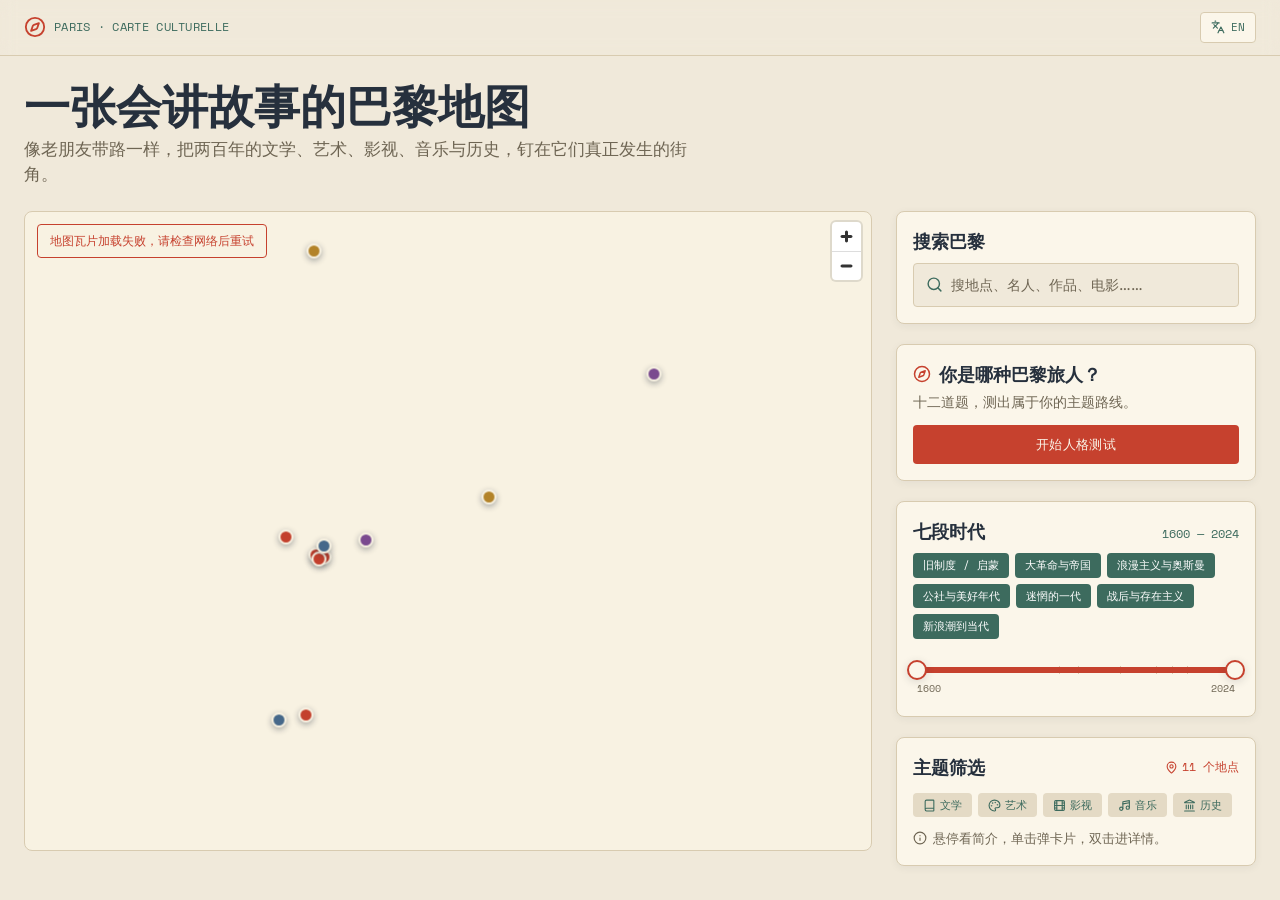
<file: demo/index.html>
<!DOCTYPE html>
<html lang="zh-CN" data-theme="light">
<head>
  <meta charset="UTF-8">
  <meta name="viewport" content="width=device-width, initial-scale=1.0">
  <meta name="color-scheme" content="light">
  <title>Paris StoryMap — 巴黎城市时空文化地图（原型）</title>
  <meta name="description" content="巴黎城市时空文化地图交互原型：全城地图 + 时间轴、16 条主题故事线、旅行人格测试、POI 详情页。">
  <style>html,body,#root{width:100%;height:100%;margin:0}</style>
  <script type="module" crossorigin src="./assets/index-BBaoC3QO.js"></script>
  <link rel="modulepreload" crossorigin href="./assets/rolldown-runtime-hePW80VL.js">
  <link rel="modulepreload" crossorigin href="./assets/vendor-CZ6hpzu-.js">
  <link rel="stylesheet" crossorigin href="./assets/vendor-atIBR6Vi.css">
  <link rel="stylesheet" crossorigin href="./assets/index-BSWx4HhX.css">
</head>
<body arco-theme="light" theme-mode="light" agent_theme_mode="light">
  <div id="root"></div>
</body>
</html>
</file>
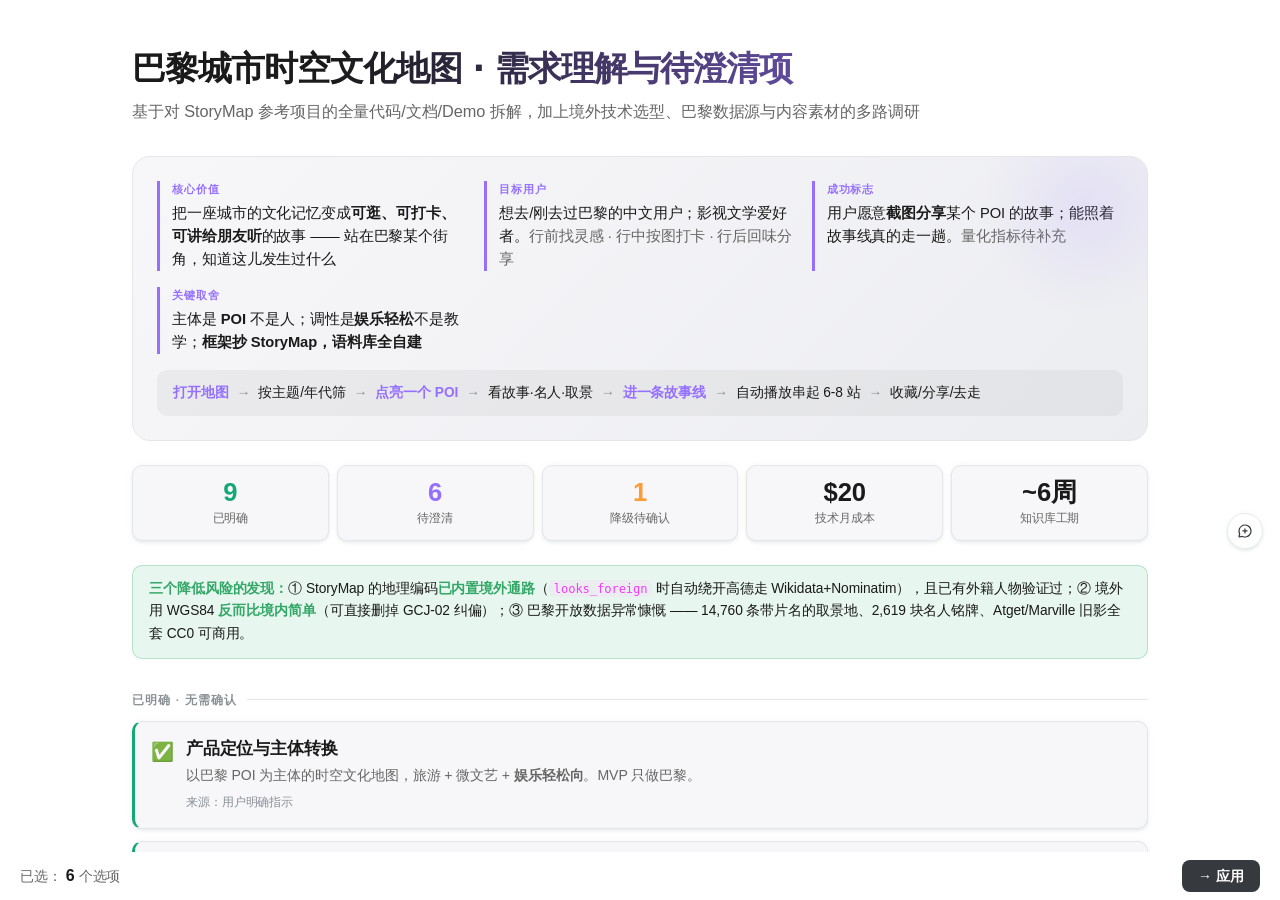
<file: canvas/paris-overview.html>
<!DOCTYPE html>
<html lang="zh-CN" data-theme="light">
<head>
  <meta charset="utf-8">
  <meta name="viewport" content="width=device-width, initial-scale=1">
  <title>Flux Brainstorming</title>
  <style>
    /* ─────────────────────────────────────────────────────────────
       Flux Design Token System
       基于 Flux 官方 Design Spec，使用 --f-* 前缀命名。
       默认 light 主题，通过 data-theme="dark" 切换深色模式。
       通过宿主 IframeBox 的 postMessage(ENV_UPDATE) 自动同步主题和语言。
       ───────────────────────────────────────────────────────────── */

    :root {
      /* ── 字体族 ── */
      --f-font-family-zh: 'PingFang SC', 'Noto Sans SC', 'Hiragino Sans GB', 'Helvetica Neue', Arial, sans-serif;
      --f-font-family-en: 'SF Pro Text', -apple-system, BlinkMacSystemFont, 'Segoe UI', sans-serif;
      --f-font-family-code: 'JetBrains Mono', 'SF Mono', 'Menlo', 'Consolas', monospace;
      --f-font-family-display: 'PingFang SC', 'Noto Sans SC', 'SF Pro Display', 'Inter', system-ui, sans-serif;

      --f-font-weight-regular: 400;
      --f-font-weight-medium: 500;
      --f-font-weight-semibold: 600;
      --f-font-weight-bold: 700;
      --f-font-weight-code: 450;

      /* ── 间距 ── */
      --f-spacer-0: 0px;
      --f-spacer-4: 4px;
      --f-spacer-6: 6px;
      --f-spacer-8: 8px;
      --f-spacer-12: 12px;
      --f-spacer-16: 16px;
      --f-spacer-24: 24px;
      --f-spacer-32: 32px;
      --f-spacer-40: 40px;

      /* ── 圆角 ── */
      --f-radius-2: 2px;
      --f-radius-4: 4px;
      --f-radius-6: 6px;
      --f-radius-8: 8px;
      --f-radius-10: 10px;
      --f-radius-full: 9999px;

      /* ── 动效 ── */
      --f-ease-out: cubic-bezier(0.22, 1, 0.36, 1);
      --f-ease-in-out: cubic-bezier(0.65, 0, 0.35, 1);
      --f-dur-fast: 120ms;
      --f-dur-base: 200ms;
      --f-dur-slow: 320ms;
    }

    /* ── Dark 主题（默认） ── */
    :root,
    [data-theme="dark"] {
      --f-bg-bg-base-default: #202328;
      --f-bg-bg-base-secondary: #141517;
      --f-bg-bg-base-tertiary: #212225;
      --f-bg-bg-overlay-l1: #e0e6f20a;
      --f-bg-bg-overlay-l2: #e0e6f20f;
      --f-bg-bg-overlay-l3: #e0e6f214;
      --f-bg-bg-overlay-l4: #e0e6f21f;
      --f-bg-bg-menu: #202123;
      --f-bg-bg-brand: #62cbff;
      --f-bg-bg-brand-hover: #34b3f2;
      --f-bg-bg-brand-sub: #1577f9;
      --f-bg-bg-invert: #dadde5;

      --f-text-text-default: #eeeeee;
      --f-text-text-secondary: #9599a6;
      --f-text-text-tertiary: #666b75;
      --f-text-text-disabled: #555a63;
      --f-text-text-brand: #25b6ff;
      --f-text-text-onbrand: #0c0c0d;

      --f-icon-icon-default: #dadce1;
      --f-icon-icon-secondary: #9599a6;
      --f-icon-icon-tertiary: #666b75;
      --f-icon-icon-brand: #25b6ff;

      --f-border-border-neutral-l1: #242428;
      --f-border-border-neutral-l2: #303135;
      --f-border-border-neutral-l3: #39393e;
      --f-border-border-brand: #25b6ff;
      --f-border-border-brand-sub: #1577f9;

      --f-accent-accent-teal: #2dd288;
      --f-accent-accent-coral: #ff9392;
      --f-accent-accent-amber: #dcb364;
      --f-accent-accent-cyan: #04cbe5;
      --f-accent-accent-blue: #7bb8ff;
      --f-accent-accent-magenta: #ec93ff;
      --f-accent-accent-violet: #bfa5ff;

      --f-status-success-default: #33c192;
      --f-status-alert-default: #e9b721;
      --f-status-warning-default: #f38612;
      --f-status-error-default: #f65a5a;
      --f-status-primary-default: #387bff;

      --f-tag-tag-blue-text: #68b1ee;
      --f-tag-tag-blue-bg: #6dbdff33;
      --f-tag-tag-blue-border: #6dbdff4d;
      --f-tag-tag-green-text: #61c490;
      --f-tag-tag-green-bg: #60dc9a33;
      --f-tag-tag-green-border: #60dc9a4d;
      --f-tag-tag-red-text: #f07676;
      --f-tag-tag-red-bg: #f7606029;
      --f-tag-tag-red-border: #f760604d;
      --f-tag-tag-purple-text: #a291f0;
      --f-tag-tag-purple-bg: #a48fff1f;
      --f-tag-tag-purple-border: #a48fff4d;

      --f-shadow-elevation-100:
        0 0.5px 0 0 rgba(255, 255, 255, 0.06) inset,
        0 0.5px 0 0 rgba(255, 255, 255, 0.06),
        0 2px 6px 0 rgba(0, 0, 0, 0.2);
      --f-shadow-elevation-200:
        0 0.5px 0 0 rgba(255, 255, 255, 0.06) inset,
        0 4px 8px 0 rgba(0, 0, 0, 0.3);
      --f-shadow-elevation-300:
        0 0.5px 0 0 rgba(255, 255, 255, 0.08) inset,
        0 6px 12px 0 rgba(0, 0, 0, 0.4);
    }

    /* ── Light 主题 ── */
    [data-theme="light"] {
      --f-bg-bg-base-default: #f7f7f9;
      --f-bg-bg-base-secondary: #ffffff;
      --f-bg-bg-base-tertiary: #ecedf1;
      --f-bg-bg-overlay-l1: #8888880f;
      --f-bg-bg-overlay-l2: #8888881a;
      --f-bg-bg-overlay-l3: #88888824;
      --f-bg-bg-overlay-l4: #88888833;
      --f-bg-bg-menu: #ffffff;
      --f-bg-bg-brand: #58c7ff;
      --f-bg-bg-brand-hover: #7dd4ff;
      --f-bg-bg-brand-sub: #4495ff;
      --f-bg-bg-invert: #36393d;

      --f-text-text-default: #1a1a1a;
      --f-text-text-secondary: #666666;
      --f-text-text-tertiary: #8a9096;
      --f-text-text-disabled: #b2b2b2;
      --f-text-text-brand: #009ce9;
      --f-text-text-onbrand: #090a0b;

      --f-icon-icon-default: #31353a;
      --f-icon-icon-secondary: #5b6066;
      --f-icon-icon-tertiary: #8a9096;
      --f-icon-icon-brand: #58c7ff;

      --f-border-border-neutral-l1: #e9eaed;
      --f-border-border-neutral-l2: #e4e6e8;
      --f-border-border-neutral-l3: #dfdfe0;
      --f-border-border-brand: #58c7ff;
      --f-border-border-brand-sub: #4495ff;

      --f-accent-accent-teal: #00b983;
      --f-accent-accent-coral: #ff6b45;
      --f-accent-accent-amber: #f2a90c;
      --f-accent-accent-cyan: #00b6f5;
      --f-accent-accent-blue: #3f85ff;
      --f-accent-accent-magenta: #f53cff;
      --f-accent-accent-violet: #9570ff;

      --f-status-success-default: #15a877;
      --f-status-alert-default: #fec700;
      --f-status-warning-default: #ff9b36;
      --f-status-error-default: #fa5246;
      --f-status-primary-default: #2f74ff;

      --f-tag-tag-blue-text: #4999e3;
      --f-tag-tag-blue-bg: #389efe1f;
      --f-tag-tag-blue-border: #389efe4d;
      --f-tag-tag-green-text: #32a767;
      --f-tag-tag-green-bg: #3ab6721f;
      --f-tag-tag-green-border: #3ab6724d;
      --f-tag-tag-red-text: #dc5353;
      --f-tag-tag-red-bg: #ff3e3e1f;
      --f-tag-tag-red-border: #ff3e3e47;
      --f-tag-tag-purple-text: #735ed3;
      --f-tag-tag-purple-bg: #8b71ff1f;
      --f-tag-tag-purple-border: #8b71ff3d;

      --f-shadow-elevation-100:
        0 0 6px 0 rgba(93, 113, 121, 0.06),
        0 2px 3px 0 rgba(93, 113, 121, 0.1);
      --f-shadow-elevation-200:
        0 2px 6px 0 rgba(93, 113, 121, 0.08),
        0 2px 12px 0 rgba(93, 113, 121, 0.14);
      --f-shadow-elevation-300:
        0 0 2px 0 rgba(93, 113, 121, 0.16),
        0 4px 12px 0 rgba(93, 113, 121, 0.12),
        0 6px 20px 0 rgba(174, 185, 189, 0.2);
    }

    /* ─────────────────────────────────────────────────────────────
       Semantic Aliases — 向后兼容 + fragment 作者快捷引用
       将 Flux 官方 token 映射为更简短的语义别名。
       fragment <style> 块中可使用这些别名覆盖。
       ───────────────────────────────────────────────────────────── */
    :root,
    [data-theme="dark"],
    [data-theme="light"] {
      --bg-app:          var(--f-bg-bg-base-secondary);
      --bg-surface:      var(--f-bg-bg-base-default);
      --bg-subtle:       var(--f-bg-bg-base-tertiary);
      --bg-muted:        var(--f-bg-bg-overlay-l2);
      --border:          var(--f-border-border-neutral-l2);
      --border-strong:   var(--f-border-border-neutral-l3);
      --text-primary:    var(--f-text-text-default);
      --text-secondary:  var(--f-text-text-secondary);
      --text-tertiary:   var(--f-text-text-tertiary);
      --accent:          var(--f-bg-bg-brand);
      --accent-soft:     var(--f-bg-bg-overlay-l3);
      --accent-strong:   var(--f-bg-bg-brand-hover);
      --success:         var(--f-status-success-default);
      --warning:         var(--f-status-warning-default);
      --error:           var(--f-status-error-default);
      --selected-bg:     var(--f-bg-bg-overlay-l3);
      --selected-border: var(--f-border-border-brand);
      --selected-ring:   rgba(37, 182, 255, 0.22);

      --font-display:    var(--f-font-family-display);
      --font-body:       var(--f-font-family-zh);
      --font-mono:       var(--f-font-family-code);

      --radius-xs:       var(--f-radius-6);
      --radius-sm:       var(--f-radius-8);
      --radius-md:       var(--f-radius-10);
      --radius-lg:       18px;
      --radius-xl:       24px;
      --radius-pill:     var(--f-radius-full);

      --shadow-1:        var(--f-shadow-elevation-100);
      --shadow-2:        var(--f-shadow-elevation-200);
      --shadow-3:        var(--f-shadow-elevation-300);
      --shadow-focus:    0 0 0 4px var(--selected-ring);

      --space-1: 0.25rem;
      --space-2: 0.5rem;
      --space-3: 0.75rem;
      --space-4: 1rem;
      --space-5: 1.5rem;
      --space-6: 2rem;
      --space-7: 3rem;
      --space-8: 4rem;

      --ease-out:        var(--f-ease-out);
      --ease-in-out:     var(--f-ease-in-out);
      --dur-fast:        var(--f-dur-fast);
      --dur-base:        var(--f-dur-base);
      --dur-slow:        var(--f-dur-slow);
    }

    /* ── Light 别名覆盖（selected-ring 需要跟随主题变化） ── */
    [data-theme="light"] {
      --selected-ring: rgba(0, 156, 233, 0.18);
    }

    /* ── 字体族切换：英文通过 lang 属性 ── */
    html[lang="en"],
    html[lang^="en-"] {
      --font-body: var(--f-font-family-en);
      --font-display: var(--f-font-family-en);
    }

    /* ─────────────────────────────────────────────────────────────
       Reset & base
       ───────────────────────────────────────────────────────────── */
    *, *::before, *::after { box-sizing: border-box; margin: 0; padding: 0; }
    html, body { height: 100%; overflow: hidden; }

    body {
      font-family: var(--font-body);
      background: var(--bg-app);
      color: var(--text-primary);
      display: flex;
      flex-direction: column;
      line-height: 1.6;
      font-size: 15px;
      letter-spacing: -0.005em;
      -webkit-font-smoothing: antialiased;
      -moz-osx-font-smoothing: grayscale;
      text-rendering: optimizeLegibility;
    }

    ::selection { background: var(--accent-soft); color: var(--accent-strong); }

    /* ─────────────────────────────────────────────────────────────
       Layout chrome (header / main / indicator)
       ───────────────────────────────────────────────────────────── */
    .header {
      background: var(--bg-surface);
      padding: var(--space-3) var(--space-6);
      display: flex;
      justify-content: space-between;
      align-items: center;
      border-bottom: 1px solid var(--border);
      flex-shrink: 0;
      backdrop-filter: saturate(1.2);
    }
    .header h1 {
      font-size: 0.85rem;
      font-weight: 600;
      color: var(--text-secondary);
      letter-spacing: 0.02em;
    }
    .header .status {
      font-size: 0.72rem;
      color: var(--success);
      display: flex;
      align-items: center;
      gap: 0.45rem;
      font-weight: 500;
    }
    .header .status::before {
      content: '';
      width: 7px; height: 7px;
      background: var(--success);
      border-radius: 50%;
      box-shadow: 0 0 0 3px rgba(51, 193, 146, 0.18);
    }

    .main { flex: 1; overflow-y: auto; scroll-behavior: smooth; }
    .main::-webkit-scrollbar { width: 10px; height: 10px; }
    .main::-webkit-scrollbar-track { background: transparent; }
    .main::-webkit-scrollbar-thumb {
      background: var(--border-strong);
      border-radius: var(--radius-pill);
      border: 2px solid var(--bg-app);
    }
    .main::-webkit-scrollbar-thumb:hover { background: var(--text-tertiary); }

    #claude-content {
      padding: var(--space-7) var(--space-6);
      min-height: 100%;
      max-width: 1080px;
      margin: 0 auto;
    }

    .content-section {
      display: none;
      animation: fadeInUp var(--dur-slow) var(--ease-out);
    }
    .content-section.active { display: block; }

    @keyframes fadeInUp {
      from { opacity: 0; transform: translateY(8px); }
      to   { opacity: 1; transform: translateY(0); }
    }

    .indicator-bar {
      background: var(--bg-surface);
      border-top: 1px solid var(--border);
      padding: var(--space-3) var(--space-6);
      flex-shrink: 0;
      text-align: center;
      display: flex;
      align-items: center;
      justify-content: center;
      gap: var(--space-4);
    }
    .indicator-bar span {
      font-size: 0.78rem;
      color: var(--text-secondary);
    }
    .indicator-bar .selected-text {
      color: var(--accent);
      font-weight: 600;
    }

    #nav-btn-up, #nav-btn-down {
      width: 28px; height: 28px;
      border: 1px solid var(--border);
      background: var(--bg-surface);
      color: var(--text-secondary);
      border-radius: var(--radius-sm);
      cursor: pointer;
      font-size: 14px;
      line-height: 1;
      transition: all var(--dur-fast) var(--ease-out);
    }
    #nav-btn-up:hover:not(:disabled),
    #nav-btn-down:hover:not(:disabled) {
      border-color: var(--accent);
      color: var(--accent);
      transform: translateY(-1px);
    }
    #nav-btn-up:disabled, #nav-btn-down:disabled { opacity: 0.35; cursor: not-allowed; }
    #nav-page-count {
      font-family: var(--font-mono);
      font-size: 0.72rem;
      color: var(--text-tertiary);
      min-width: 2.5rem;
    }

    /* ─────────────────────────────────────────────────────────────
       Typography
       ───────────────────────────────────────────────────────────── */
    h1, h2, h3, h4, h5 {
      font-family: var(--font-display);
      color: var(--text-primary);
      line-height: 1.25;
    }
    h2 {
      font-size: 2rem;
      font-weight: 700;
      letter-spacing: -0.02em;
      margin-bottom: var(--space-2);
    }
    h3 {
      font-size: 1.1rem;
      font-weight: 600;
      letter-spacing: -0.01em;
      margin-bottom: var(--space-1);
    }
    h4 {
      font-size: 0.95rem;
      font-weight: 600;
      margin-bottom: var(--space-2);
    }
    p { color: var(--text-primary); }

    .subtitle {
      color: var(--text-secondary);
      font-size: 1.02rem;
      margin-bottom: var(--space-6);
    }

    .section { margin-bottom: var(--space-6); }
    .label {
      display: inline-block;
      font-size: 0.68rem;
      color: var(--text-secondary);
      text-transform: uppercase;
      letter-spacing: 0.08em;
      font-weight: 600;
      margin-bottom: var(--space-2);
      padding: 2px 8px;
      background: var(--bg-subtle);
      border-radius: var(--radius-xs);
    }

    code {
      font-family: var(--font-mono);
      font-size: 0.88em;
      background: var(--bg-subtle);
      padding: 0.15em 0.4em;
      border-radius: var(--radius-xs);
      color: var(--accent-strong);
    }
    pre {
      font-family: var(--font-mono);
      font-size: 0.85rem;
      background: var(--bg-subtle);
      border: 1px solid var(--border);
      border-radius: var(--radius-md);
      padding: var(--space-4);
      overflow-x: auto;
      margin-bottom: var(--space-4);
    }
    pre code { background: none; padding: 0; color: inherit; }

    /* ─────────────────────────────────────────────────────────────
       Options (A/B/C choice cards)
       ───────────────────────────────────────────────────────────── */
    .options {
      display: flex;
      flex-direction: column;
      gap: var(--space-3);
    }
    .option {
      position: relative;
      background: var(--bg-surface);
      border: 1px solid transparent;
      border-radius: var(--radius-md);
      padding: var(--space-4) var(--space-5);
      cursor: pointer;
      transition: border-color var(--dur-fast) var(--ease-out),
                  transform var(--dur-fast) var(--ease-out),
                  box-shadow var(--dur-base) var(--ease-out),
                  background var(--dur-fast) var(--ease-out);
      display: flex;
      align-items: flex-start;
      gap: var(--space-4);
    }
    .option:hover {
      border-color: var(--border-strong);
      transform: translateY(-1px);
      box-shadow: var(--shadow-2);
    }
    .option.selected {
      background: var(--selected-bg);
      border-color: var(--selected-border);
      box-shadow: var(--shadow-focus), var(--shadow-2);
    }
    .option .letter {
      background: var(--bg-muted);
      color: var(--text-secondary);
      width: 2rem; height: 2rem;
      border-radius: var(--radius-sm);
      display: flex; align-items: center; justify-content: center;
      font-family: var(--font-display);
      font-weight: 700;
      font-size: 0.9rem;
      flex-shrink: 0;
      transition: all var(--dur-base) var(--ease-out);
    }
    .option.selected .letter {
      background: var(--accent);
      color: var(--f-text-text-onbrand);
      transform: scale(1.05);
    }
    .option .content { flex: 1; min-width: 0; }
    .option .content h3 {
      font-size: 1rem;
      margin-bottom: var(--space-1);
    }
    .option .content p {
      color: var(--text-secondary);
      font-size: 0.9rem;
      margin: 0;
    }

    /* ─────────────────────────────────────────────────────────────
       Cards (visual design options)
       ───────────────────────────────────────────────────────────── */
    .cards {
      display: grid;
      grid-template-columns: repeat(auto-fit, minmax(280px, 1fr));
      gap: var(--space-5);
    }
    .card {
      background: var(--bg-surface);
      border: 1px solid transparent;
      border-radius: var(--radius-lg);
      overflow: hidden;
      cursor: pointer;
      transition: transform var(--dur-base) var(--ease-out),
                  box-shadow var(--dur-base) var(--ease-out),
                  border-color var(--dur-fast) var(--ease-out);
      display: flex;
      flex-direction: column;
    }
    .card:hover {
      border-color: var(--border-strong);
      transform: translateY(-3px);
      box-shadow: var(--shadow-3);
    }
    .card.selected {
      border-color: var(--selected-border);
      box-shadow: var(--shadow-focus), var(--shadow-3);
    }
    .card-image {
      background:
        linear-gradient(135deg, var(--bg-subtle) 0%, var(--bg-muted) 100%);
      aspect-ratio: 16 / 10;
      display: flex;
      align-items: center;
      justify-content: center;
      overflow: hidden;
      position: relative;
    }
    .card-body { padding: var(--space-5); }
    .card-body h3 { margin-bottom: var(--space-1); }
    .card-body p { color: var(--text-secondary); font-size: 0.9rem; }

    /* ─────────────────────────────────────────────────────────────
       Mockup containers
       ───────────────────────────────────────────────────────────── */
    .mockup {
      background: var(--bg-surface);
      border: 1px solid var(--border);
      border-radius: var(--radius-lg);
      overflow: hidden;
      margin-bottom: var(--space-5);
      box-shadow: var(--shadow-2);
    }
    .mockup-header {
      background: var(--bg-subtle);
      padding: var(--space-2) var(--space-4);
      font-size: 0.75rem;
      color: var(--text-secondary);
      border-bottom: 1px solid var(--border);
      font-weight: 500;
      display: flex;
      align-items: center;
      gap: var(--space-2);
    }
    .mockup-header::before {
      content: '';
      width: 8px; height: 8px;
      border-radius: 50%;
      background: var(--border-strong);
      box-shadow: 14px 0 0 var(--border-strong), 28px 0 0 var(--border-strong);
      margin-right: 28px;
    }
    .mockup-body { padding: var(--space-5); }

    .mobile-mockup {
      max-width: 375px;
      margin: 0 auto var(--space-5) auto;
      border: 10px solid var(--f-bg-bg-base-secondary);
      border-radius: 40px;
      overflow: hidden;
      background: var(--bg-surface);
      box-shadow: var(--shadow-3);
      position: relative;
    }
    .mobile-mockup::before {
      content: '';
      position: absolute;
      top: 10px; left: 50%;
      transform: translateX(-50%);
      width: 110px; height: 22px;
      background: var(--f-bg-bg-base-secondary);
      border-radius: 0 0 14px 14px;
      z-index: 2;
    }
    .mobile-mockup .mockup-header {
      background: var(--bg-subtle);
      padding: var(--space-4) var(--space-3) var(--space-2);
      text-align: center;
      font-size: 0.78rem;
      font-weight: 600;
      color: var(--text-primary);
      border-bottom: 1px solid var(--border);
    }
    .mobile-mockup .mockup-header::before { display: none; }
    .mobile-mockup .mockup-body {
      min-height: 600px;
      padding: var(--space-5);
      position: relative;
    }

    /* ─────────────────────────────────────────────────────────────
       Layout utilities
       ───────────────────────────────────────────────────────────── */
    .split {
      display: grid;
      grid-template-columns: 1fr 1fr;
      gap: var(--space-5);
    }
    @media (max-width: 800px) { .split { grid-template-columns: 1fr; } }

    .pros-cons {
      display: grid;
      grid-template-columns: 1fr 1fr;
      gap: var(--space-4);
      margin: var(--space-4) 0;
    }
    .pros, .cons {
      background: var(--bg-surface);
      border-radius: var(--radius-md);
      padding: var(--space-4);
    }
    .pros h4 {
      color: var(--success);
      font-size: 0.78rem;
      text-transform: uppercase;
      letter-spacing: 0.06em;
      margin-bottom: var(--space-3);
      display: flex;
      align-items: center;
      gap: var(--space-2);
    }
    .cons h4 {
      color: var(--error);
      font-size: 0.78rem;
      text-transform: uppercase;
      letter-spacing: 0.06em;
      margin-bottom: var(--space-3);
      display: flex;
      align-items: center;
      gap: var(--space-2);
    }
    .pros h4::before { content: '✓'; font-size: 1rem; }
    .cons h4::before { content: '✗'; font-size: 1rem; }
    .pros ul, .cons ul {
      margin-left: 1.1rem;
      font-size: 0.9rem;
      color: var(--text-secondary);
    }
    .pros li, .cons li { margin-bottom: var(--space-1); }

    /* ─────────────────────────────────────────────────────────────
       Generic elements
       ───────────────────────────────────────────────────────────── */
    table {
      width: 100%;
      border-collapse: collapse;
      margin-bottom: var(--space-5);
      font-size: 0.9rem;
      background: var(--bg-surface);
      border-radius: var(--radius-md);
      overflow: hidden;
    }
    th, td {
      border-bottom: 1px solid var(--border);
      padding: var(--space-3) var(--space-4);
      text-align: left;
    }
    tr:last-child td { border-bottom: none; }
    th {
      background: var(--bg-subtle);
      font-weight: 600;
      color: var(--text-secondary);
      font-size: 0.78rem;
      text-transform: uppercase;
      letter-spacing: 0.05em;
    }
    tr:hover td { background: var(--bg-subtle); }

    ul, ol { padding-left: 1.4rem; margin-bottom: var(--space-4); }
    li { margin-bottom: var(--space-1); }

    a {
      color: var(--f-text-text-brand);
      text-decoration: none;
      border-bottom: 1px solid transparent;
      transition: border-color var(--dur-fast);
    }
    a:hover { border-bottom-color: var(--f-text-text-brand); }

    hr {
      border: none;
      border-top: 1px solid var(--border);
      margin: var(--space-6) 0;
    }

    /* ─────────────────────────────────────────────────────────────
       Wireframe / placeholder
       ───────────────────────────────────────────────────────────── */
    .placeholder {
      background: linear-gradient(
        90deg,
        var(--bg-subtle) 0%,
        var(--bg-muted) 50%,
        var(--bg-subtle) 100%
      );
      background-size: 200% 100%;
      animation: shimmer 2s linear infinite;
      border-radius: var(--radius-md);
      padding: var(--space-6);
      text-align: center;
      color: var(--text-tertiary);
      font-size: 0.85rem;
    }
    @keyframes shimmer {
      0% { background-position: 200% 0; }
      100% { background-position: -200% 0; }
    }

    .mock-nav {
      background: linear-gradient(135deg, var(--accent) 0%, var(--accent-strong) 100%);
      color: var(--f-text-text-onbrand);
      padding: var(--space-3) var(--space-5);
      display: flex;
      gap: var(--space-5);
      font-size: 0.9rem;
      font-weight: 500;
      border-radius: var(--radius-sm) var(--radius-sm) 0 0;
    }
    .mock-sidebar {
      background: var(--bg-subtle);
      padding: var(--space-4);
      min-width: 200px;
      border-right: 1px solid var(--border);
      font-size: 0.88rem;
      color: var(--text-secondary);
    }
    .mock-content {
      padding: var(--space-5);
      flex: 1;
      min-width: 0;
    }
    .mock-button {
      background: var(--accent);
      color: var(--f-text-text-onbrand);
      border: none;
      padding: var(--space-2) var(--space-4);
      border-radius: var(--radius-sm);
      font-size: 0.88rem;
      font-weight: 500;
      cursor: pointer;
      transition: all var(--dur-fast) var(--ease-out);
      box-shadow: var(--shadow-1);
    }
    .mock-button:hover {
      background: var(--accent-strong);
      transform: translateY(-1px);
      box-shadow: var(--shadow-2);
    }
    .mock-input {
      background: var(--bg-surface);
      border: 1px solid var(--border);
      border-radius: var(--radius-sm);
      padding: var(--space-2) var(--space-3);
      width: 100%;
      font-family: inherit;
      font-size: 0.9rem;
      color: var(--text-primary);
      transition: border-color var(--dur-fast), box-shadow var(--dur-fast);
    }
    .mock-input:focus {
      outline: none;
      border-color: var(--f-border-border-brand);
      box-shadow: var(--shadow-focus);
    }

    /* ─────────────────────────────────────────────────────────────
       Flux Tag styles
       ───────────────────────────────────────────────────────────── */
    .flux-tag {
      display: inline-block;
      padding: 2px 8px;
      border-radius: var(--f-radius-4);
      font-size: 12px;
      line-height: 18px;
      border: 1px solid;
    }
    .flux-tag-blue { color: var(--f-tag-tag-blue-text); background: var(--f-tag-tag-blue-bg); border-color: var(--f-tag-tag-blue-border); }
    .flux-tag-green { color: var(--f-tag-tag-green-text); background: var(--f-tag-tag-green-bg); border-color: var(--f-tag-tag-green-border); }
    .flux-tag-red { color: var(--f-tag-tag-red-text); background: var(--f-tag-tag-red-bg); border-color: var(--f-tag-tag-red-border); }
    .flux-tag-purple { color: var(--f-tag-tag-purple-text); background: var(--f-tag-tag-purple-bg); border-color: var(--f-tag-tag-purple-border); }

    /* ─────────────────────────────────────────────────────────────
       Utility classes
       ───────────────────────────────────────────────────────────── */
    .badge {
      display: inline-flex;
      align-items: center;
      gap: 0.3rem;
      padding: 0.2rem 0.6rem;
      background: var(--accent-soft);
      color: var(--accent);
      border-radius: var(--radius-pill);
      font-size: 0.72rem;
      font-weight: 600;
      letter-spacing: 0.02em;
    }
    .stack-sm > * + * { margin-top: var(--space-2); }
    .stack-md > * + * { margin-top: var(--space-4); }
    .stack-lg > * + * { margin-top: var(--space-6); }
    .text-muted { color: var(--text-secondary); }
    .text-subtle { color: var(--text-tertiary); }
    .surface {
      background: var(--bg-surface);
      border-radius: var(--radius-md);
      padding: var(--space-5);
    }

    /* Reduce motion */
    @media (prefers-reduced-motion: reduce) {
      *, *::before, *::after {
        animation-duration: 0.01ms !important;
        transition-duration: 0.01ms !important;
      }
    }

    /* FROZEN — 协议见 visual-companion.md */
.mc-footer {
  position: fixed;
  left: 0;
  right: 0;
  bottom: 0;
  z-index: 1000;
  display: flex;
  align-items: center;
  justify-content: space-between;
  height: 48px;
  padding: 0 20px;
  background-color: var(--f-bg-bg-menu);
}

/* 覆盖 inline hidden 的隐藏方式，确保 display 与 flex 切换可控 */
.mc-footer[hidden] {
  display: none;
}

.mc-footer-info {
  display: flex;
  align-items: center;
  font-size: 14px;
  line-height: 22px;
  font-weight: var(--f-font-weight-regular);
  color: var(--f-text-text-secondary);
}

.mc-footer-count {
  color: var(--f-text-text-default);
  font-size: 16px;
  line-height: 24px;
  font-weight: var(--f-font-weight-semibold);
  margin: 0;
}

/* 计数区：组内数字与文案 4px，两组之间 12px（设计稿 node 340-18924） */
.mc-footer-default {
  display: inline-flex;
  align-items: center;
  gap: var(--f-spacer-12);
}
.mc-footer-stat,
.mc-footer-annos {
  display: inline-flex;
  align-items: center;
  gap: var(--f-spacer-4);
}
.mc-footer-annos[hidden] {
  display: none;
}
.mc-footer-anno-count {
  color: var(--f-text-text-default);
  font-size: 16px;
  line-height: 24px;
  font-weight: var(--f-font-weight-semibold);
  margin: 0;
}

/* 默认态 / 批注态 文案切换：默认只显示 default，批注态只显示 annotating */
.mc-footer-annotating {
  display: none;
}
body.mc-anno-active .mc-footer-default {
  display: none;
}
body.mc-anno-active .mc-footer-annotating[data-lang='zh'] {
  display: inline;
}
html[lang='en'] body.mc-anno-active .mc-footer-annotating[data-lang='zh'],
html[lang^='en-'] body.mc-anno-active .mc-footer-annotating[data-lang='zh'] {
  display: none;
}
html[lang='en'] body.mc-anno-active .mc-footer-annotating[data-lang='en'],
html[lang^='en-'] body.mc-anno-active .mc-footer-annotating[data-lang='en'] {
  display: inline;
}

.mc-footer-actions {
  position: relative;
  display: flex;
  align-items: center;
  gap: var(--f-spacer-8);
}

.mc-footer-submit-tip {
  position: absolute;
  right: 0;
  bottom: calc(100% + 8px);
  display: none;
  padding: 7px var(--f-spacer-8);
  border: 1px solid var(--f-border-border-neutral-l1);
  border-radius: var(--f-radius-8);
  background-color: var(--f-bg-bg-base-secondary);
  color: var(--f-text-text-default);
  box-shadow: var(--f-shadow-elevation-100);
  font-size: 12px;
  line-height: 18px;
  white-space: nowrap;
  pointer-events: none;
}
body.mc-anno-active .mc-footer-actions:hover .mc-footer-submit-tip,
body.mc-anno-active .mc-footer-actions:focus-within .mc-footer-submit-tip {
  display: block;
}

.mc-footer-submit {
  display: inline-flex;
  align-items: center;
  justify-content: center;
  gap: var(--f-spacer-4);
  height: 32px;
  padding: 0 var(--f-spacer-16);
  border: none;
  border-radius: 8px;
  background-color: var(--f-bg-bg-invert);
  color: var(--f-bg-bg-base-secondary);
  font-family: inherit;
  font-size: 14px;
  line-height: 1;
  font-weight: var(--f-font-weight-semibold);
  cursor: pointer;
  transition:
    background-color 0.15s ease,
    opacity 0.15s ease;
}

.mc-footer-submit:hover:not(:disabled) {
  opacity: 0.85;
}

.mc-footer-submit:active:not(:disabled) {
  opacity: 0.7;
}

.mc-footer-submit:disabled {
  opacity: 0.5;
  cursor: not-allowed;
}

.mc-footer-submit-arrow {
  display: inline-flex;
  align-items: center;
  font-size: 14px;
  line-height: 1;
}

body.has-mc-footer {
  padding-bottom: 48px;
}

[data-mc-toggle] {
  cursor: pointer;
  user-select: none;
}
[data-mc-toggle][aria-disabled='true'],
[data-mc-toggle][disabled] {
  cursor: not-allowed;
  opacity: 0.5;
}
[data-mc-toggle]:focus-visible {
  outline: 2px solid var(--f-border-border-brand);
  outline-offset: 2px;
}

.mc-footer [data-lang='en'] {
  display: none;
}
html[lang='en'] .mc-footer [data-lang='zh'],
html[lang^='en-'] .mc-footer [data-lang='zh'] {
  display: none;
}
html[lang='en'] .mc-footer [data-lang='en'],
html[lang^='en-'] .mc-footer [data-lang='en'] {
  display: inline;
}

/* ══════════════════════════════════════════════════════════════
   批注（Annotation）—— 见 visual-companion.md「批注模式」
   ══════════════════════════════════════════════════════════════ */

/* ── 右下角批注入口按钮（三态：默认 / 激活 / hover tooltip） ── */
.mc-anno-toggle {
  position: fixed;
  right: 17px;
  top: calc(50% + 63px); /* 与宿主分页器同轴，并保持设计稿标注的 12px 间距 */
  z-index: 1001;
  display: inline-flex;
  align-items: center;
  justify-content: center;
  width: 36px;
  height: 36px;
  box-sizing: border-box;
  padding: 2px;
  border: 1px solid var(--f-border-border-neutral-l1);
  border-radius: var(--f-radius-full);
  background-color: var(--f-bg-bg-base-secondary);
  color: var(--f-icon-icon-default);
  cursor: pointer;
  box-shadow: var(--f-shadow-elevation-100);
  transition:
    color var(--f-dur-fast) var(--f-ease-out),
    background-color var(--f-dur-fast) var(--f-ease-out),
    border-color var(--f-dur-fast) var(--f-ease-out);
}
.mc-anno-toggle[hidden] {
  display: none;
}
/* hover：overlay-l1 圆形底色，不带描边和阴影（设计稿 node 340-18284） */
.mc-anno-toggle:hover {
  background-color: var(--f-bg-bg-base-secondary);
  background-image: linear-gradient(
    var(--f-bg-bg-overlay-l1),
    var(--f-bg-bg-overlay-l1)
  );
  border-color: transparent;
  box-shadow: none;
}
/* 激活态：深色实心圆钮 + 反色图标（对齐设计稿 node 340-18441）。
   底色用 --f-bg-bg-invert，图标用 --f-bg-bg-base-secondary（与 invert 天然反色，
   亮/暗主题下均保证对比度）。 */
.mc-anno-toggle[aria-pressed='true'] {
  background-color: var(--f-bg-bg-invert);
  background-image: none;
  border-color: var(--f-bg-bg-invert);
  color: var(--f-bg-bg-base-secondary);
}
.mc-anno-toggle-icon {
  display: inline-flex;
  align-items: center;
  justify-content: center;
}
.mc-anno-toggle-icon svg {
  width: 16px;
  height: 16px;
}

/* 入口按钮左侧 tooltip（打开/关闭批注模式）——浅色（对齐设计稿 node 340-19418）：
   白底 + neutral-l1 描边 + text-default 深字 + radius-8 + 12/18 字 + 柔和阴影 */
.mc-anno-toggle-tip {
  position: absolute;
  right: calc(100% + 8px);
  top: 50%;
  transform: translateY(-50%);
  display: none;
  white-space: nowrap;
  padding: 7px var(--f-spacer-8);
  border-radius: var(--f-radius-8);
  background-color: var(--f-bg-bg-base-secondary);
  border: 1px solid var(--f-border-border-neutral-l1);
  color: var(--f-text-text-default);
  font-size: 12px;
  line-height: 18px;
  pointer-events: none;
  box-shadow: var(--f-shadow-elevation-100);
}
.mc-anno-toggle:hover .mc-anno-toggle-tip[data-lang='zh'] {
  display: inline-block;
}
/* tooltip 语言可见性（默认中文，英文环境切换） */
.mc-anno-toggle-tip[data-lang='en'] {
  display: none;
}
html[lang='en'] .mc-anno-toggle:hover .mc-anno-toggle-tip[data-lang='zh'],
html[lang^='en-'] .mc-anno-toggle:hover .mc-anno-toggle-tip[data-lang='zh'] {
  display: none;
}
html[lang='en'] .mc-anno-toggle:hover .mc-anno-toggle-tip[data-lang='en'],
html[lang^='en-'] .mc-anno-toggle:hover .mc-anno-toggle-tip[data-lang='en'] {
  display: inline-block;
}

/* ── 批注模式下的画布交互 ── */
/* 不可批注区域统一弱化，当前已选选项抬高到遮罩之上
   （设计稿 node 654-20188）。遮罩使用主题背景 token，同时适配明暗主题。 */
body.mc-anno-active::before {
  content: '';
  position: fixed;
  inset: 0;
  z-index: 900;
  background-color: var(--f-bg-bg-base-secondary);
  opacity: 0.5;
  pointer-events: none;
}
body.mc-anno-active #claude-content {
  pointer-events: none;
}
body.mc-anno-active .mc-anno-target {
  position: relative;
  z-index: 901;
  pointer-events: auto;
}

/* 自定义评论光标：完整复用设计稿 node 340-18345 导出的 SVG（含白色衬底与双层阴影）。
   ⚠️ CSS cursor 的 SVG data-uri 无法引用 --f-* 变量，图标颜色固定取设计稿中
   icon-default / icon-onaccent 的 light 色值；光标由系统层绘制，属 token 规则例外。 */
body.mc-anno-active .mc-anno-target {
  cursor:
    url('data:image/svg+xml;utf8,<svg xmlns="http://www.w3.org/2000/svg" width="39" height="39" viewBox="0 0 39 39" fill="none"><g filter="url(%23filter0_dd_340_18345)"><path d="M10.1584 23.5083C10.3054 23.8792 10.3381 24.2856 10.2524 24.6753L9.18736 27.9652C9.15305 28.1321 9.16192 28.3049 9.21314 28.4674C9.26436 28.6298 9.35622 28.7765 9.48003 28.8935C9.60383 29.0105 9.75547 29.0939 9.92056 29.1359C10.0857 29.1778 10.2587 29.1769 10.4234 29.1332L13.8364 28.1352C14.2041 28.0623 14.5849 28.0942 14.9354 28.2272C17.0707 29.2245 19.4897 29.4354 21.7655 28.823C24.0413 28.2105 26.0276 26.8139 27.374 24.8796C28.7205 22.9454 29.3405 20.5977 29.1246 18.2509C28.9088 15.904 27.871 13.7088 26.1944 12.0526C24.5178 10.3963 22.31 9.38542 19.9607 9.19828C17.6114 9.01114 15.2715 9.65976 13.3538 11.0297C11.4361 12.3997 10.0639 14.4029 9.47926 16.686C8.89462 18.969 9.13513 21.3852 10.1584 23.5083Z" fill="white"/><path d="M12.6276 10.0124C14.7849 8.47138 17.4174 7.74132 20.0602 7.95184C22.7031 8.16242 25.1868 9.30051 27.0729 11.1638C28.959 13.027 30.127 15.4963 30.3698 18.1364C30.6126 20.7765 29.9147 23.4175 28.4001 25.5934C26.8854 27.7695 24.6507 29.3409 22.0905 30.03C19.5565 30.712 16.8653 30.4847 14.4811 29.3923C14.3619 29.349 14.2341 29.3374 14.1091 29.3571L10.7741 30.3327C10.7641 30.3356 10.7539 30.3388 10.7438 30.3415C10.3735 30.4397 9.98429 30.4417 9.61296 30.3474C9.24165 30.253 8.90025 30.0655 8.62175 29.8024C8.34324 29.5392 8.13642 29.2089 8.02116 28.8434C7.90594 28.478 7.88541 28.0889 7.96257 27.7136L7.99773 27.5807L9.03679 24.3718C9.05911 24.2416 9.04775 24.1081 9.00163 23.9841C7.87731 21.6118 7.61661 18.9204 8.26823 16.3757C8.92598 13.8073 10.4703 11.5535 12.6276 10.0124Z" stroke="white" stroke-width="2.5" stroke-linecap="round" stroke-linejoin="round"/></g><path d="M10.1584 23.5083C10.3054 23.8792 10.3381 24.2856 10.2524 24.6753L9.18736 27.9652C9.15305 28.1321 9.16192 28.3049 9.21314 28.4674C9.26436 28.6298 9.35622 28.7765 9.48003 28.8935C9.60383 29.0105 9.75547 29.0939 9.92056 29.1359C10.0857 29.1778 10.2587 29.1769 10.4234 29.1332L13.8364 28.1352C14.2041 28.0623 14.5849 28.0942 14.9354 28.2272C17.0707 29.2245 19.4897 29.4354 21.7655 28.823C24.0413 28.2105 26.0276 26.8139 27.374 24.8796C28.7205 22.9454 29.3405 20.5977 29.1246 18.2509C28.9088 15.904 27.871 13.7088 26.1944 12.0526C24.5178 10.3963 22.31 9.38542 19.9607 9.19828C17.6114 9.01114 15.2715 9.65976 13.3538 11.0297C11.4361 12.3997 10.0639 14.4029 9.47926 16.686C8.89462 18.969 9.13513 21.3852 10.1584 23.5083Z" fill="white" stroke="%2331353A" stroke-width="2" stroke-linecap="round" stroke-linejoin="round"/><path d="M15.7858 19.1179H22.4525" stroke="%2331353A" stroke-width="2" stroke-linecap="round" stroke-linejoin="round"/><path d="M19.1178 15.7847V22.4514" stroke="%2331353A" stroke-width="2" stroke-linecap="round" stroke-linejoin="round"/><defs><filter id="filter0_dd_340_18345" x="4.76837e-06" y="2.00272e-05" width="38.3333" height="38.3333" filterUnits="userSpaceOnUse" color-interpolation-filters="sRGB"><feFlood flood-opacity="0" result="BackgroundImageFix"/><feColorMatrix in="SourceAlpha" type="matrix" values="0 0 0 0 0 0 0 0 0 0 0 0 0 0 0 0 0 0 127 0" result="hardAlpha"/><feOffset/><feGaussianBlur stdDeviation="3.33333"/><feComposite in2="hardAlpha" operator="out"/><feColorMatrix type="matrix" values="0 0 0 0 0.52549 0 0 0 0 0.541176 0 0 0 0 0.596078 0 0 0 0.08 0"/><feBlend mode="normal" in2="BackgroundImageFix" result="effect1_dropShadow_340_18345"/><feColorMatrix in="SourceAlpha" type="matrix" values="0 0 0 0 0 0 0 0 0 0 0 0 0 0 0 0 0 0 127 0" result="hardAlpha"/><feOffset dy="3.33333"/><feGaussianBlur stdDeviation="1.66667"/><feComposite in2="hardAlpha" operator="out"/><feColorMatrix type="matrix" values="0 0 0 0 0.525311 0 0 0 0 0.541465 0 0 0 0 0.595309 0 0 0 0.16 0"/><feBlend mode="normal" in2="effect1_dropShadow_340_18345" result="effect2_dropShadow_340_18345"/><feBlend mode="normal" in="SourceGraphic" in2="effect2_dropShadow_340_18345" result="shape"/></filter></defs></svg>')
      9 30,
    pointer;
}
/* 批注模式下：已带标记的 option 不再显示评论光标（仅标记可交互） */
body.mc-anno-active .mc-anno-has-marker {
  cursor: default;
}
/* 批注模式下的 hover 反馈：只高亮"当前会锚定的那个载体"（由 JS 打 .mc-anno-hover）。
   嵌套时内层载体优先，故仅内层亮、外层不亮，避免"内外层同时描边"的歧义。
   已带标记的载体不再提示。 */
body.mc-anno-active .mc-anno-hover:not(.mc-anno-has-marker) {
  outline: 2px dashed var(--f-border-border-brand);
  outline-offset: 2px;
  border-radius: var(--radius-sm);
}
/* 批注模式下未选项完全退出命中测试，仅保留当前选中项的批注交互 */
body.mc-anno-active .option:not(.selected),
body.mc-anno-active .card:not(.selected) {
  pointer-events: none;
  cursor: default;
}
/* 批注模式下抑制选项原有的 hover 位移 / 阴影反馈 */
body.mc-anno-active .option:hover,
body.mc-anno-active .card:hover {
  transform: none;
  box-shadow: none;
}

/* ── option 上的批注气泡标记 ── */
/* 承载标记的元素需建立定位上下文（.option 默认已 relative，.card 兜底）；
   .card 默认 overflow:hidden 会裁掉溢出的标记气泡，带标记时放开 */
.mc-anno-has-marker {
  position: relative;
}
.card.mc-anno-has-marker {
  overflow: visible;
}
.mc-anno-marker {
  position: absolute;
  top: -16px;
  right: 16px;
  z-index: 6;
  display: inline-flex;
  align-items: center;
  justify-content: center;
  width: 24px;
  height: 24px;
  border: none;
  border-radius: 0;
  background: transparent;
  color: var(--f-bg-bg-brand-sub);
  cursor: pointer;
  padding: 0;
  overflow: visible;
}
.mc-anno-marker.mc-anno-marker-positioned {
  right: auto;
  transform: translateY(-100%);
}
#claude-content .mc-anno-marker > svg {
  /* fragment 样式位于 mc-footer 之后；提高选择器优先级，并覆盖可能撑大图标的 min-width。 */
  flex: none;
  width: 34px;
  height: 34px;
  min-width: 34px;
  overflow: visible;
}

/* hover 标记时的内容浮层（只读预览）。
   浮层挂在 body 上、按视口坐标定位（body 不滚动，滚动发生在 .main） */
.mc-anno-preview {
  position: fixed;
  z-index: 1002;
  max-width: 280px;
  padding: 8px 12px;
  border-radius: var(--f-radius-8);
  background-color: var(--f-bg-bg-menu);
  color: var(--f-text-text-default);
  font-size: 13px;
  line-height: 20px;
  box-shadow: var(--f-shadow-elevation-200);
  border: 1px solid var(--f-border-border-neutral-l2);
  white-space: pre-wrap;
  word-break: break-word;
  pointer-events: none;
}
.mc-anno-preview[hidden] {
  display: none;
}

/* ── 添加 / 编辑评论弹窗 ── */
.mc-anno-popover {
  position: fixed;
  z-index: 1003;
  display: flex;
  flex-direction: column;
  align-items: flex-start;
  gap: var(--f-spacer-16);
  width: 360px;
  max-width: calc(100vw - 16px);
  padding: 12px;
  border-radius: var(--f-radius-8);
  background-color: var(--f-bg-bg-base-secondary);
  border: 1px solid var(--f-border-border-neutral-l1);
  box-shadow: var(--f-shadow-elevation-300);
}
.mc-anno-popover[hidden] {
  display: none;
}
.mc-anno-popover-head {
  display: flex;
  align-items: center;
  justify-content: space-between;
  width: 100%;
  min-height: 24px;
}
.mc-anno-popover-title {
  font-size: 14px;
  line-height: 22px;
  font-weight: var(--f-font-weight-semibold);
  color: var(--f-text-text-default);
}
.mc-anno-popover-close {
  display: inline-flex;
  align-items: center;
  justify-content: center;
  width: 24px;
  height: 24px;
  border: none;
  border-radius: var(--f-radius-6);
  background: transparent;
  color: var(--f-icon-icon-secondary);
  cursor: pointer;
}
.mc-anno-popover-close svg {
  width: 16px;
  height: 16px;
}
.mc-anno-popover-close:hover {
  background-color: var(--f-bg-bg-overlay-l2);
  color: var(--f-icon-icon-default);
}
/* 多行输入：最多展示 7 行(20px 行高 * 7 = 140px)，超出内部滚动，
   内容区最大高度 340px（含 padding），需求约定 */
.mc-anno-popover-input {
  display: block;
  width: 100%;
  min-height: 68px;
  max-height: 340px;
  box-sizing: border-box;
  padding: 8px 12px;
  border: 1px solid var(--f-border-border-neutral-l1);
  border-radius: var(--f-radius-8);
  background-color: var(--f-bg-bg-overlay-l1);
  color: var(--f-text-text-default);
  font-family: inherit;
  font-size: 13px;
  line-height: 20px;
  resize: none;
  overflow-y: auto;
}
.mc-anno-popover-input::placeholder {
  color: var(--f-text-text-tertiary);
}
.mc-anno-popover-input:focus {
  outline: none;
  border-color: var(--f-border-border-neutral-l1);
}
.mc-anno-popover-input::selection {
  color: var(--f-text-text-default);
  background-color: var(--f-tag-tag-blue-bg);
}
.mc-anno-popover-actions {
  display: flex;
  align-items: center;
  justify-content: flex-end;
  gap: var(--f-spacer-8);
  width: 100%;
  height: 28px;
}
/* 编辑态删除按钮独占左侧，取消 / 确定按钮靠右（设计稿 node 340-19369） */
.mc-anno-popover-delete {
  display: none;
  align-items: center;
  height: 28px;
  margin-right: auto;
  padding: 0 8px;
  border: none;
  border-radius: var(--f-radius-6);
  background: transparent;
  color: var(--f-status-error-default);
  font-family: inherit;
  font-size: 13px;
  font-weight: var(--f-font-weight-medium);
  cursor: pointer;
}
.mc-anno-popover-delete:hover {
  background-color: var(--f-tag-tag-red-bg);
}
.mc-anno-popover.mc-anno-editing .mc-anno-popover-delete {
  display: inline-flex;
}
.mc-anno-btn {
  display: inline-flex;
  align-items: center;
  justify-content: center;
  height: 28px;
  padding: 0 8px;
  border-radius: var(--f-radius-6);
  font-family: inherit;
  font-size: 13px;
  font-weight: var(--f-font-weight-medium);
  cursor: pointer;
  border: none;
  transition:
    opacity var(--f-dur-fast) var(--f-ease-out),
    background-color var(--f-dur-fast) var(--f-ease-out);
}
.mc-anno-btn-cancel {
  background-color: var(--f-bg-bg-overlay-l2);
  color: var(--f-text-text-default);
}
.mc-anno-btn-cancel:hover {
  background-color: var(--f-bg-bg-overlay-l2);
}
.mc-anno-btn-primary {
  background-color: var(--f-bg-bg-invert);
  color: var(--f-bg-bg-base-secondary);
}
.mc-anno-btn-primary:hover:not(:disabled) {
  opacity: 0.85;
}
.mc-anno-btn-primary:disabled {
  opacity: 0.5;
  cursor: not-allowed;
}
.mc-anno-btn-danger {
  background-color: var(--f-status-error-default);
  color: var(--f-bg-bg-base-secondary);
}
.mc-anno-btn-danger:hover {
  opacity: 0.88;
}

/* ── 删除二次确认气泡 ── */
.mc-anno-confirm {
  position: fixed;
  z-index: 1004;
  display: flex;
  flex-direction: column;
  gap: var(--f-spacer-8);
  width: 204px;
  padding: 8px 12px;
  border-radius: 12px;
  background-color: var(--f-bg-bg-menu);
  border: 1px solid var(--f-border-border-neutral-l1);
  backdrop-filter: blur(6px);
  box-shadow: var(--f-shadow-elevation-100);
}
.mc-anno-confirm[hidden] {
  display: none;
}
.mc-anno-confirm-heading {
  display: flex;
  align-items: center;
  gap: 8px;
  min-height: 24px;
}
.mc-anno-confirm-icon {
  flex-shrink: 0;
  color: var(--f-status-error-default);
  display: inline-flex;
}
.mc-anno-confirm-title {
  font-size: 13px;
  line-height: 20px;
  font-weight: var(--f-font-weight-medium);
  color: var(--f-text-text-default);
}
.mc-anno-confirm-text {
  font-size: 12px;
  line-height: 18px;
  color: var(--f-text-text-secondary);
  white-space: nowrap;
}
html[lang='en'] .mc-anno-confirm-text,
html[lang^='en-'] .mc-anno-confirm-text {
  white-space: normal;
}
.mc-anno-confirm-actions {
  display: flex;
  align-items: center;
  justify-content: flex-end;
  gap: var(--f-spacer-8);
}
.mc-anno-confirm .mc-anno-btn {
  padding: 0 6px;
}

/* ── 操作成功轻提示（删除成功等） ── */
.mc-anno-toast {
  position: fixed;
  left: 50%;
  top: 24px;
  transform: translateX(-50%);
  z-index: 1005;
  padding: 8px 16px;
  border-radius: var(--f-radius-8);
  background-color: var(--f-bg-bg-invert);
  color: var(--f-bg-bg-base-secondary);
  font-size: 13px;
  line-height: 20px;
  box-shadow: var(--f-shadow-elevation-200);
  pointer-events: none;
  opacity: 0;
  transition: opacity var(--f-dur-base) var(--f-ease-out);
}
.mc-anno-toast.mc-anno-toast-show {
  opacity: 1;
}

  </style>
</head>
<body>
  <!-- mc-footer 协议文档：skills/flux-brainstorm/visual-companion.md -->

  <div class="main">
    <div id="claude-content">
<style>
  :root {
    --accent: var(--f-accent-accent-violet);
    --accent-strong: var(--f-accent-accent-magenta);
    --accent-soft: var(--f-tag-tag-purple-bg);
  }
  [data-theme="light"] { --accent-soft: var(--f-tag-tag-purple-bg); }

  h2 {
    font-size: 2.1rem; font-weight: 700; letter-spacing: -0.03em;
    background: linear-gradient(100deg, var(--text-primary) 20%, var(--accent) 100%);
    -webkit-background-clip: text; background-clip: text;
    -webkit-text-fill-color: transparent;
  }
  h3 { font-size: 1.06rem; font-weight: 600; letter-spacing: -0.01em; }

  .hero {
    position: relative; overflow: hidden;
    background: linear-gradient(135deg, var(--bg-surface) 0%, var(--bg-subtle) 100%);
    border: 1px solid var(--border); border-radius: var(--radius-lg);
    padding: var(--space-5); margin-bottom: var(--space-5);
  }
  .hero::after {
    content: ''; position: absolute; top: -60px; right: -50px;
    width: 220px; height: 220px; pointer-events: none;
    background: radial-gradient(circle, var(--accent-soft), transparent 70%);
  }
  .hero-grid {
    display: grid; grid-template-columns: repeat(auto-fit, minmax(230px, 1fr));
    gap: var(--space-4); position: relative;
  }
  .hero-item { border-left: 3px solid var(--accent); padding-left: var(--space-3); }
  .hero-item .k {
    font-size: 0.68rem; font-weight: 700; letter-spacing: 0.08em;
    text-transform: uppercase; color: var(--accent); margin-bottom: 4px;
  }
  .hero-item .v { font-size: 0.92rem; color: var(--text-primary); line-height: 1.55; }
  .hero-item .v em { color: var(--text-secondary); font-style: normal; }

  .journey {
    display: flex; flex-wrap: wrap; align-items: center; gap: var(--space-2);
    background: var(--bg-muted); border-radius: var(--radius-md);
    padding: var(--space-3) var(--space-4); margin-top: var(--space-4);
    font-size: 0.86rem; position: relative;
  }
  .journey b { color: var(--accent); font-weight: 600; }
  .journey span.arrow { color: var(--text-tertiary); }

  .stat-row { display: flex; gap: var(--space-2); flex-wrap: wrap; margin-bottom: var(--space-5); }
  .stat {
    flex: 1; min-width: 118px; text-align: center;
    background: var(--bg-surface); border: 1px solid var(--border);
    border-radius: var(--radius-md); padding: var(--space-3); box-shadow: var(--shadow-1);
  }
  .stat .n { font-size: 1.6rem; font-weight: 700; line-height: 1.1; font-variant-numeric: tabular-nums; }
  .stat .l { font-size: 0.72rem; color: var(--text-secondary); margin-top: 3px; }
  .stat.ok .n { color: var(--success); }
  .stat.q .n { color: var(--accent); }
  .stat.warn .n { color: var(--warning); }

  .mod {
    display: flex; gap: var(--space-3); align-items: flex-start;
    background: var(--bg-surface); border: 1px solid var(--border);
    border-radius: var(--radius-md); padding: var(--space-4);
    margin-bottom: var(--space-3); box-shadow: var(--shadow-1);
  }
  .mod .ico { font-size: 1.15rem; flex-shrink: 0; line-height: 1.5; }
  .mod .body { flex: 1; min-width: 0; }
  .mod .body > p { margin: 5px 0 0; font-size: 0.88rem; color: var(--text-secondary); line-height: 1.6; }
  .mod .src { font-size: 0.74rem; color: var(--text-tertiary); margin-top: 6px; }
  .mod.done { border-left: 3px solid var(--success); }
  .mod.ask  { border-left: 3px solid var(--accent); }

  .qtype {
    display: inline-block; font-size: 0.68rem; font-weight: 600;
    padding: 1px 7px; border-radius: var(--radius-pill); margin-left: 6px;
    vertical-align: middle;
  }
  .t-unclear { background: var(--f-tag-tag-blue-bg);  color: var(--f-tag-tag-blue-text); }
  .t-decide  { background: var(--f-tag-tag-purple-bg);color: var(--f-tag-tag-purple-text); }
  .t-scope   { background: var(--f-tag-tag-green-bg); color: var(--f-tag-tag-green-text); }
  .t-risk    { background: var(--f-tag-tag-red-bg);   color: var(--f-tag-tag-red-text); }

  .qblock { margin-top: var(--space-4); }
  .qtitle {
    font-size: 0.9rem; font-weight: 600; color: var(--text-primary);
    margin-bottom: var(--space-2); line-height: 1.5;
  }
  .options { margin-bottom: var(--space-2); }
  .option { align-items: flex-start; padding: var(--space-3); }
  .option .letter { width: 1.8rem; height: 1.8rem; font-size: 0.82rem; flex-shrink: 0; }
  .option .content h3 { font-size: 0.9rem; font-weight: 600; }
  .option .content p { font-size: 0.82rem; margin-top: 3px; line-height: 1.55; }

  .sec-label {
    font-size: 0.72rem; font-weight: 700; letter-spacing: 0.1em;
    text-transform: uppercase; color: var(--text-tertiary);
    margin: var(--space-6) 0 var(--space-3); display: flex; align-items: center; gap: 10px;
  }
  .sec-label::after { content: ''; flex: 1; height: 1px; background: var(--border); }

  .insight {
    background: var(--f-tag-tag-green-bg); border: 1px solid var(--f-tag-tag-green-border);
    border-radius: var(--radius-md); padding: var(--space-3) var(--space-4);
    font-size: 0.86rem; line-height: 1.65; margin-bottom: var(--space-4);
  }
  .insight b { color: var(--f-tag-tag-green-text); }
</style>

<h2>巴黎城市时空文化地图 · 需求理解与待澄清项</h2>
<p class="subtitle">基于对 StoryMap 参考项目的全量代码/文档/Demo 拆解，加上境外技术选型、巴黎数据源与内容素材的多路调研</p>

<div class="hero" data-annotatable data-anno-label="需求理解一页纸">
  <div class="hero-grid">
    <div class="hero-item">
      <div class="k">核心价值</div>
      <div class="v">把一座城市的文化记忆变成<b>可逛、可打卡、可讲给朋友听</b>的故事 —— 站在巴黎某个街角，知道这儿发生过什么</div>
    </div>
    <div class="hero-item">
      <div class="k">目标用户</div>
      <div class="v">想去/刚去过巴黎的中文用户；影视文学爱好者。<em>行前找灵感 · 行中按图打卡 · 行后回味分享</em></div>
    </div>
    <div class="hero-item">
      <div class="k">成功标志</div>
      <div class="v">用户愿意<b>截图分享</b>某个 POI 的故事；能照着故事线真的走一趟。<em>量化指标待补充</em></div>
    </div>
    <div class="hero-item">
      <div class="k">关键取舍</div>
      <div class="v">主体是 <b>POI</b> 不是人；调性是<b>娱乐轻松</b>不是教学；<b>框架抄 StoryMap，语料库全自建</b></div>
    </div>
  </div>
  <div class="journey">
    <b>打开地图</b><span class="arrow">→</span>按主题/年代筛<span class="arrow">→</span><b>点亮一个 POI</b><span class="arrow">→</span>看故事·名人·取景<span class="arrow">→</span><b>进一条故事线</b><span class="arrow">→</span>自动播放串起 6-8 站<span class="arrow">→</span>收藏/分享/去走
  </div>
</div>

<div class="stat-row">
  <div class="stat ok"><div class="n">9</div><div class="l">已明确</div></div>
  <div class="stat q"><div class="n">6</div><div class="l">待澄清</div></div>
  <div class="stat warn"><div class="n">1</div><div class="l">降级待确认</div></div>
  <div class="stat"><div class="n">$20</div><div class="l">技术月成本</div></div>
  <div class="stat"><div class="n">~6周</div><div class="l">知识库工期</div></div>
</div>

<div class="insight" data-annotatable data-anno-label="关键洞察">
  <b>三个降低风险的发现：</b>① StoryMap 的地理编码<b>已内置境外通路</b>（<code>looks_foreign</code> 时自动绕开高德走 Wikidata+Nominatim），且已有外籍人物验证过；② 境外用 WGS84 <b>反而比境内简单</b>（可直接删掉 GCJ-02 纠偏）；③ 巴黎开放数据异常慷慨 —— 14,760 条带片名的取景地、2,619 块名人铭牌、Atget/Marville 旧影全套 CC0 可商用。
</div>

<div class="sec-label">已明确 · 无需确认</div>

<div class="mod done" data-annotatable data-anno-label="产品定位">
  <div class="ico">✅</div>
  <div class="body">
    <h3>产品定位与主体转换</h3>
    <p>以巴黎 POI 为主体的时空文化地图，旅游 + 微文艺 + <b>娱乐轻松向</b>。MVP 只做巴黎。</p>
    <div class="src">来源：用户明确指示</div>
  </div>
</div>

<div class="mod done" data-annotatable data-anno-label="框架复用">
  <div class="ico">✅</div>
  <div class="body">
    <h3>框架复用策略</h3>
    <p>最大化复用 StoryMap 架构：Markdown 语料 → 解析器 → 构建 → 静态页产物 → 发布。保持数据流不变，只改「人物→POI」映射与境外分支。</p>
    <div class="src">来源：用户明确指示 + 代码实测可行</div>
  </div>
</div>

<div class="mod done" data-annotatable data-anno-label="语料库自建">
  <div class="ico">✅</div>
  <div class="body">
    <h3>语料库自建（一等模块）</h3>
    <p>不能偷懒。沿用「人工可读可校订的 Markdown」形态，配套信源清单、字段规范、自动核查、质量门槛。</p>
    <div class="src">来源：用户明确指示</div>
  </div>
</div>

<div class="mod done" data-annotatable data-anno-label="验证机制">
  <div class="ico">✅</div>
  <div class="body">
    <h3>内容可靠性机制</h3>
    <p>字段级 L1–L5 置信分级 + 独立源判定表 + 8 条冲突规则 + LLM 红线（坐标/年份/关联/取景/引文禁止生成）+ 回指校验。<b>Story/Pin 层约 1,900 个 POI 全自动，无人工核实环节。</b></p>
    <div class="src">来源：用户要求「交叉验证但尽量无人工核实」+ 调研方案</div>
  </div>
</div>

<div class="mod done" data-annotatable data-anno-label="技术选型">
  <div class="ico">✅</div>
  <div class="body">
    <h3>境外技术选型</h3>
    <p>MapLibre GL JS + 自托管 Protomaps pmtiles + Stadia Stamen 风格底图 + BAN 地理编码 + IGN 免费地形。<b>月成本约 $20</b>，且是唯一能同时服务中法两地的架构。</p>
    <div class="src">来源：技术调研（Google 3D Tiles 对法国账单实体返回 403；Mapbox 中国大陆不可用）</div>
  </div>
</div>

<div class="mod done" data-annotatable data-anno-label="交互链路继承">
  <div class="ico">✅</div>
  <div class="body">
    <h3>交互链路继承</h3>
    <p>时间轴↔地图双向联动、自动播放逐站推进、<code>#loc=N</code> 深链分享、轨迹曲线渐变、关系图谱穿越、三级信息密度（hover/click/dblclick）、多维搜索并暴露匹配原因。</p>
    <div class="src">来源：Demo 穷尽式体验（10 个区域、上百个交互点）</div>
  </div>
</div>

<div class="mod done" data-annotatable data-anno-label="复用避坑">
  <div class="ico">✅</div>
  <div class="body">
    <h3>复用避坑清单</h3>
    <p>参考项目有已提交的真实地图密钥、地理编码审核队列因 NameError 完全失效、<code>kg_edges</code> 恒为空、GCJ-02/WGS84 混用致 300~600m 偏移、无地图 attribution。<b>照抄会一并继承，需主动修正。</b></p>
    <div class="src">来源：代码深读（23 项缺陷）</div>
  </div>
</div>

<div class="mod done" data-annotatable data-anno-label="内容种子">
  <div class="ico">✅</div>
  <div class="body">
    <h3>内容种子已就绪</h3>
    <p>8 条经交叉验证的故事线（海明威 / 天使爱美丽 / 午夜巴黎 / 左岸存在主义 / 蒙马特画家 / 拉雪兹公墓 / 爱在日落 / Emily in Paris），每站含坐标、现状、叙事、打卡提示、2+ 信源、置信度。</p>
    <div class="src">来源：内容调研</div>
  </div>
</div>

<div class="mod done" data-annotatable data-anno-label="市场空白">
  <div class="ico">✅</div>
  <div class="body">
    <h3>市场机会已验证</h3>
    <p>Paris ZigZag 有 58 万粉丝月访问 50 万却<b>没有地图没有 App 且刚退出体验业务</b>；Secret City Trails 覆盖 50+ 欧洲城市<b>唯独没有巴黎</b>。内容原料免费且顶级，缺的是把它组织成「可走的故事」的产品。</p>
    <div class="src">来源：竞品调研</div>
  </div>
</div>

<div class="sec-label">待澄清 · 已附推荐答案</div>

<div class="mod ask" data-annotatable data-anno-label="Q1 教学模块降级">
  <div class="ico">❓</div>
  <div class="body">
    <h3>① 教学向模块的处置<span class="qtype t-risk">🟠 风险确认</span></h3>
    <p>参考项目有「人教版教材知识点」和「初高中考点」两大模块，占详情页重要版面且是语料必填章节。娱乐旅游向下不再适用。<b>这属于功能舍弃，按你的要求需先确认。</b></p>
    <div class="qblock">
      <div class="qtitle">教材知识点 / 考点模块怎么处理？</div>
      <div class="options" data-question="教学向模块（教材知识点/考点）如何处置">
        <div class="option selected" data-choice="replace" onclick="toggleSelect(this)">
          <div class="letter">A</div>
          <div class="content"><h3>整体替换为「打卡提示 + 故事钩子」<span class="badge">推荐</span></h3>
          <p>版面位置保留，内容换成 📸 拍什么/站哪个角度/有什么梗。改动最小且贴合旅游调性。</p></div>
        </div>
        <div class="option" data-choice="drop" onclick="toggleSelect(this)">
          <div class="letter">B</div>
          <div class="content"><h3>直接删除，不做替代</h3>
          <p>详情页更精简，但会空出一块版面。</p></div>
        </div>
        <div class="option" data-choice="keep" onclick="toggleSelect(this)">
          <div class="letter">C</div>
          <div class="content"><h3>保留，改成「冷知识 / 文化背景」</h3>
          <p>仍有知识属性但语气放松，适合想做一点科普的场景。</p></div>
        </div>
      </div>
    </div>
  </div>
</div>

<div class="mod ask" data-annotatable data-anno-label="Q2 数据模型主体">
  <div class="ico">❓</div>
  <div class="body">
    <h3>② 主体转换后的数据模型<span class="qtype t-decide">🔵 待决策</span></h3>
    <p>参考项目 <code>locations[]</code> 是「一个人走过的多个地点」。POI 主体下有两种建模，直接决定详情页长什么样。</p>
    <div class="qblock">
      <div class="qtitle">详情页的主角是谁？</div>
      <div class="options" data-question="数据模型主体：POI 页 vs 故事线页">
        <div class="option selected" data-choice="both" onclick="toggleSelect(this)">
          <div class="letter">A</div>
          <div class="content"><h3>双主体：POI 页 + 故事线页<span class="badge">推荐</span></h3>
          <p>POI 页 = 一个地点的层层故事（谁待过/哪本书/哪部电影）；故事线页 = 一条线串起 6-8 站，直接复用参考项目的时间轴+轨迹。两者多对多。</p></div>
        </div>
        <div class="option" data-choice="poi" onclick="toggleSelect(this)">
          <div class="letter">B</div>
          <div class="content"><h3>只做 POI 页</h3>
          <p>更轻，但放弃了参考项目最强的「轨迹+自动播放」交互。</p></div>
        </div>
        <div class="option" data-choice="line" onclick="toggleSelect(this)">
          <div class="letter">C</div>
          <div class="content"><h3>只做故事线页</h3>
          <p>和参考项目结构最像（线≈人），但 POI 无法独立被搜索到。</p></div>
        </div>
      </div>
    </div>
  </div>
</div>

<div class="mod ask" data-annotatable data-anno-label="Q3 首页形态">
  <div class="ico">❓</div>
  <div class="body">
    <h3>③ 首页宏观视图的形态<span class="qtype t-decide">🔵 待决策</span></h3>
    <p>参考项目首页是「人类群星闪耀时」人物星图（按出生年散布）+ 中国地图分布双 Tab。POI 主体下，"星图"隐喻是否还成立？</p>
    <div class="qblock">
      <div class="qtitle">首页第一眼看到什么？</div>
      <div class="options" data-question="首页宏观视图形态">
        <div class="option selected" data-choice="map-first" onclick="toggleSelect(this)">
          <div class="letter">A</div>
          <div class="content"><h3>巴黎地图为主 + 时间轴筛选<span class="badge">推荐</span></h3>
          <p>直接进巴黎全城地图，拖时间轴看「1920s 的巴黎」逐个亮起。保留参考项目的时间轴三方联动，但砍掉星图。城市产品地图就该是第一屏。</p></div>
        </div>
        <div class="option" data-choice="dual" onclick="toggleSelect(this)">
          <div class="letter">B</div>
          <div class="content"><h3>双 Tab：地图 + 故事线画廊</h3>
          <p>完整对应参考项目双 Tab 结构，另一个 Tab 展示所有故事线卡片。</p></div>
        </div>
        <div class="option" data-choice="starmap" onclick="toggleSelect(this)">
          <div class="letter">C</div>
          <div class="content"><h3>保留星图，改成「名人星图」</h3>
          <p>最接近参考项目，但和「主体是 POI」的定位有冲突。</p></div>
        </div>
      </div>
    </div>
  </div>
</div>

<div class="mod ask" data-annotatable data-anno-label="Q4 AI对话">
  <div class="ico">❓</div>
  <div class="body">
    <h3>④ AI 对话能力的去留<span class="qtype t-scope">🟣 边界模糊</span></h3>
    <p>参考项目有人格化 AI 对话（以历史人物口吻答，可 @其他人物同框），是其亮点之一。但它依赖后端，且 POI 主体下「和谁对话」需要重新定义。</p>
    <div class="qblock">
      <div class="qtitle">MVP 要不要做 AI 对话？</div>
      <div class="options" data-question="AI 对话能力在 MVP 的范围">
        <div class="option selected" data-choice="v2" onclick="toggleSelect(this)">
          <div class="letter">A</div>
          <div class="content"><h3>MVP 不做，留到 V2<span class="badge">推荐</span></h3>
          <p>MVP 先把「内容 + 地图 + 故事线」做扎实。对话依赖后端服务，且纯静态站天然不支持，先降级。</p></div>
        </div>
        <div class="option" data-choice="guide" onclick="toggleSelect(this)">
          <div class="letter">B</div>
          <div class="content"><h3>做，角色是「巴黎本地向导」</h3>
          <p>一个统一的向导人格，基于当前 POI 的已验证事实回答，不做多角色。</p></div>
        </div>
        <div class="option" data-choice="persona" onclick="toggleSelect(this)">
          <div class="letter">C</div>
          <div class="content"><h3>做，和名人对话（最接近参考项目）</h3>
          <p>在海明威待过的咖啡馆和海明威聊天。有趣但内容与版权风险最高。</p></div>
        </div>
      </div>
    </div>
  </div>
</div>

<div class="mod ask" data-annotatable data-anno-label="Q5 MVP内容规模">
  <div class="ico">❓</div>
  <div class="body">
    <h3>⑤ MVP 内容规模<span class="qtype t-unclear">🟡 不清楚点</span></h3>
    <p>调研建议 2,000 POI（100 Hero + 400 Story + 1,500 Pin）+ 12 条精品线，约 6 周。但首版可以更轻。</p>
    <div class="qblock">
      <div class="qtitle">第一版做多大？</div>
      <div class="options" data-question="MVP 内容规模">
        <div class="option selected" data-choice="lean" onclick="toggleSelect(this)">
          <div class="letter">A</div>
          <div class="content"><h3>精简首发：60 POI + 8 条故事线<span class="badge">推荐</span></h3>
          <p>8 条线的种子内容<b>已经调研完成</b>，可直接入库。先验证产品形态和内容质量，再谈规模。约 2-3 周。</p></div>
        </div>
        <div class="option" data-choice="full" onclick="toggleSelect(this)">
          <div class="letter">B</div>
          <div class="content"><h3>完整方案：2,000 POI + 12 条线</h3>
          <p>覆盖全城，但需先跑通全套自动化管道，约 6 周。</p></div>
        </div>
        <div class="option" data-choice="mid" onclick="toggleSelect(this)">
          <div class="letter">C</div>
          <div class="content"><h3>折中：300 POI + 10 条线</h3>
          <p>覆盖核心几个街区（拉丁区/圣日耳曼/蒙马特/玛黑），约 4 周。</p></div>
        </div>
      </div>
    </div>
  </div>
</div>

<div class="mod ask" data-annotatable data-anno-label="Q6 交付形态">
  <div class="ico">❓</div>
  <div class="body">
    <h3>⑥ 交付形态与语言<span class="qtype t-unclear">🟡 不清楚点</span></h3>
    <p>参考项目是纯静态 Web 站（GitHub Pages / OpenDeploy）。我们的用户会在巴黎街头用手机看，场景不同。</p>
    <div class="qblock">
      <div class="qtitle">做成什么形态？</div>
      <div class="options" data-question="交付形态与语言">
        <div class="option selected" data-choice="mweb" onclick="toggleSelect(this)">
          <div class="letter">A</div>
          <div class="content"><h3>移动优先的 Web 站，中文<span class="badge">推荐</span></h3>
          <p>沿用静态站架构（最小改动），但布局以手机为第一优先 —— 用户是站在巴黎街头掏手机看。pmtiles 天然支持离线，正好解决漫游问题。</p></div>
        </div>
        <div class="option" data-choice="desktop" onclick="toggleSelect(this)">
          <div class="letter">B</div>
          <div class="content"><h3>桌面优先（完全对齐参考项目）</h3>
          <p>改动最小，但和「行中打卡」场景不匹配。</p></div>
        </div>
        <div class="option" data-choice="bilingual" onclick="toggleSelect(this)">
          <div class="letter">C</div>
          <div class="content"><h3>移动优先 + 中英双语</h3>
          <p>可覆盖国际用户，但内容量翻倍。</p></div>
        </div>
      </div>
    </div>
  </div>
</div>
    </div>
  </div>

  <!-- FROZEN — 协议见 visual-companion.md -->
<footer id="mc-footer" class="mc-footer" hidden>
  <div class="mc-footer-info">
    <!-- 默认态：已选 N 项 / N 条批注 -->
    <span class="mc-footer-default">
      <span class="mc-footer-stat">
        <span data-lang="zh">已选：</span>
        <span data-lang="en">Selected:</span>
        <span id="mc-footer-count" class="mc-footer-count">0</span>
        <span data-lang="zh">个选项</span>
        <span data-lang="en">options</span>
      </span>
      <span id="mc-footer-annos" class="mc-footer-annos" hidden>
        <span class="mc-footer-anno-count">0</span>
        <span data-lang="zh">条批注</span>
        <span data-lang="en">annotations</span>
      </span>
    </span>
    <!-- 批注激活态：正在批注中 -->
    <span class="mc-footer-annotating" data-lang="zh">正在批注中</span>
    <span class="mc-footer-annotating" data-lang="en">Annotating</span>
  </div>
  <div class="mc-footer-actions">
    <div id="mc-footer-submit-tip" class="mc-footer-submit-tip" role="tooltip">
      <span data-lang="zh">需要退出评论模式才能继续操作</span>
      <span data-lang="en">Exit annotation mode to continue</span>
    </div>
    <button id="mc-footer-submit" type="button" class="mc-footer-submit">
      <span class="mc-footer-submit-arrow">→</span>
      <span class="mc-footer-submit-text" data-lang="zh">应用</span>
      <span class="mc-footer-submit-text" data-lang="en">Apply</span>
    </button>
  </div>
</footer>

<!-- 批注入口按钮（右下角，浮于画布之上），仅在存在可批注内容时出现 -->
<button
  id="mc-anno-toggle"
  type="button"
  class="mc-anno-toggle"
  hidden
  aria-pressed="false"
>
  <span class="mc-anno-toggle-tip" data-lang="zh"
    >打开批注模式</span
  >
  <span class="mc-anno-toggle-tip" data-lang="en"
    >Open annotation mode</span
  >
  <span class="mc-anno-toggle-icon" aria-hidden="true">
    <!-- Figma base/Chatbox-add（node 340-18286） -->
    <svg width="16" height="16" viewBox="0 0 16 16" fill="none">
      <path
        d="M2.59514 10.605C2.68336 10.8275 2.703 11.0713 2.65154 11.3051L2.01254 13.2791C1.99195 13.3792 1.99727 13.4829 2.028 13.5804C2.05873 13.6779 2.11385 13.7659 2.18814 13.8361C2.26242 13.9063 2.3534 13.9563 2.45246 13.9815C2.55151 14.0067 2.65535 14.0061 2.75414 13.9799L4.80193 13.3811C5.02256 13.3374 5.25105 13.3565 5.46133 13.4363C6.74256 14.0347 8.19395 14.1612 9.55942 13.7938C10.9249 13.4263 12.1167 12.5883 12.9245 11.4278C13.7324 10.2672 14.1044 8.85861 13.9749 7.4505C13.8454 6.0424 13.2227 4.72528 12.2168 3.73152C11.2108 2.73776 9.88615 2.13124 8.47656 2.01895C7.06697 1.90667 5.66301 2.29584 4.5124 3.11781C3.36178 3.93978 2.53845 5.14172 2.18767 6.51156C1.83689 7.88141 1.9812 9.33113 2.59514 10.605Z"
        stroke="currentColor"
        stroke-width="1.2"
        stroke-linecap="round"
        stroke-linejoin="round"
      />
      <path
        d="M5.97058 7.97052H9.97058"
        stroke="currentColor"
        stroke-width="1.2"
        stroke-linecap="round"
        stroke-linejoin="round"
      />
      <path
        d="M7.9707 5.97052V9.97052"
        stroke="currentColor"
        stroke-width="1.2"
        stroke-linecap="round"
        stroke-linejoin="round"
      />
    </svg>
  </span>
</button>

  <script>
    (function () {
      'use strict';
      var HOST_SOURCE = 'flux-host';
      var WHEEL_NAVIGATION_ENABLE = 'MIND_CANVAS_WHEEL_NAVIGATION_ENABLE';
      var WHEEL_EVENT = 'MIND_CANVAS_WHEEL';
      var wheelNavigationEnabled = false;

      function handleEnvUpdate(payload) {
        if (payload.theme) {
          document.documentElement.setAttribute('data-theme', payload.theme);
        }
        if (payload.lang) {
          document.documentElement.lang = payload.lang;
        }
      }

      window.sendToHost = function (type, payload, source) {
        window.parent.postMessage(
          {
            source: source || 'flux-iframe',
            type: type,
            payload: payload,
          },
          '*',
        );
      };

      window.addEventListener('message', function (e) {
        var msg = e.data;
        if (e.source !== window.parent || !msg || msg.source !== HOST_SOURCE) return;
        if (msg.type === 'ENV_UPDATE') {
          handleEnvUpdate(msg.payload);
          return;
        }
        if (msg.type === WHEEL_NAVIGATION_ENABLE) {
          wheelNavigationEnabled = Boolean(msg.payload && msg.payload.enabled);
        }
      });

      function canScrollInDirection(element, deltaY) {
        if (!element || element.scrollHeight <= element.clientHeight + 1) return false;
        if (deltaY < 0) return element.scrollTop > 1;
        return element.scrollTop + element.clientHeight < element.scrollHeight - 1;
      }

      function canNestedScrollerConsume(target, boundary, deltaY) {
        var current = target && target.nodeType === 1 ? target : null;
        while (current && current !== boundary) {
          var overflowY = window.getComputedStyle(current).overflowY;
          if (/^(auto|scroll|overlay)$/.test(overflowY) && canScrollInDirection(current, deltaY)) {
            return true;
          }
          current = current.parentElement;
        }
        return false;
      }

      window.addEventListener(
        'wheel',
        function (event) {
          if (
            !wheelNavigationEnabled ||
            event.defaultPrevented ||
            event.ctrlKey ||
            Math.abs(event.deltaX) > Math.abs(event.deltaY) ||
            event.deltaY === 0
          ) {
            return;
          }

          var main = document.querySelector('.main');
          if (
            canNestedScrollerConsume(event.target, main, event.deltaY) ||
            canScrollInDirection(main, event.deltaY)
          ) {
            return;
          }

          event.preventDefault();
          window.sendToHost(WHEEL_EVENT, {
            ctrlKey: event.ctrlKey,
            deltaMode: event.deltaMode,
            deltaX: event.deltaX,
            deltaY: event.deltaY,
          });
        },
        { passive: false },
      );

      window.sendToHost('REQUEST_ENV', null);
    })();
  </script>
  <script>
/* FROZEN — 协议见 visual-companion.md */
(function initMindCanvasFooter() {
  'use strict';

  var footer = document.getElementById('mc-footer');
  /* 纯静态页：AI 已删除 footer，跳过初始化 */
  if (!footer) return;

  var countEl = document.getElementById('mc-footer-count');
  var submitBtn = document.getElementById('mc-footer-submit');
  if (!countEl || !submitBtn) return;

  /* 批注相关 DOM（footer.html 中与 footer 同级注入，可能缺省则降级为纯选择） */
  var annoToggle = document.getElementById('mc-anno-toggle');
  var annosWrap = document.getElementById('mc-footer-annos');
  var annoCountEl = annosWrap
    ? annosWrap.querySelector('.mc-footer-anno-count')
    : null;

  /* 标记用户是否做出过任何操作（用于 footer 显隐门槛，避免 AI 预设值
     导致页面一加载就出现 footer） */
  var hasUserInteracted = false;

  /* 外部（宿主）下发的「继续/应用」按钮禁用态。
     宿主协议：
       host → iframe:
         { source: 'flux-host', type: 'MIND_CANVAS_FOOTER_STATE',
           payload: { disabled: boolean } } */
  var HOST_SOURCE = 'flux-host';
  var externallyDisabled = false;

  /* ── 批注状态（内存态，随 iframe 重载/翻页自然清空，不做持久化） ── */
  var annoMode = false; /* 是否处于批注激活态 */
  var annoSeq = 0; /* 自增 id */
  /* annotations: { id, target(Element), content, createdAt, updatedAt, edited } */
  var annotations = [];
  /* 当前 hover 高亮的载体（.mc-anno-hover），随鼠标移动切换 */
  var hoveredHost = null;

  /* ── 可批注载体选择器 ──
     两类载体：
       1) 选择题里"选中的"选项/卡片（footer 兜底，fragment 无需显式标记）
       2) 被显式标记 [data-annotatable] 的展示内容块（协议见 visual-companion.md）
     选项载体沿用「必须 selected」的既有语义；标记块无选中概念，不要求 selected。 */
  var OPTION_TARGET_SELECTOR =
    '.options[data-question] .option.selected, .cards[data-question] .card.selected';
  var OPTION_ANY_SELECTOR =
    '.options[data-question] .option, .cards[data-question] .card';
  var BLOCK_SELECTOR = '[data-annotatable]';

  /** 元素是否为「显式标记的可批注展示块」 */
  function isBlockTarget(el) {
    return Boolean(el && el.matches && el.matches(BLOCK_SELECTOR));
  }

  /** 元素自身是否是「合法的可批注载体」：
      - [data-annotatable] 展示块：直接合法（无选中概念）
      - 选择题（.options/.cards[data-question]）里的选项/卡片：仅"选中的"合法 */
  function isValidAnnotatableHost(el) {
    if (!el || !el.matches) return false;
    if (isBlockTarget(el)) return true;
    if (el.matches('.option, .card')) {
      var inQuestion = el.closest('.options[data-question], .cards[data-question]');
      return Boolean(inQuestion) && el.classList.contains('selected');
    }
    return false;
  }

  /** 从点击点向外逐层查找第一个"本身合法"的可批注载体。
      嵌套时内层合法载体优先命中；内层不合法（如未选中选项）则跳过、继续向外，
      最终回退到外层合法块，消除"点了没反应"的死区。找不到返回 null。 */
  function resolveAnnotatableHost(node) {
    var cur = node;
    while (cur && cur.nodeType === 1 && cur !== document.body) {
      if (isValidAnnotatableHost(cur)) return cur;
      cur = cur.parentElement;
    }
    return null;
  }

  /* ── 工具：i18n 文案 ── */
  function isEn() {
    var lang = document.documentElement.getAttribute('lang') || '';
    return lang === 'en' || lang.indexOf('en-') === 0;
  }
  function t(zh, en) {
    return isEn() ? en : zh;
  }

  /** 根据外部禁用态刷新 submit 按钮，独立于 400ms 点击防抖 */
  function applySubmitDisabled() {
    submitBtn.disabled = computeSubmitDisabled();
  }

  /** 「应用」禁用规则：外部禁用 / 批注模式中 / 无选中项且无批注 → 禁用 */
  function computeSubmitDisabled() {
    if (externallyDisabled) return true;
    if (annoMode) return true; /* 只有退出批注态才能应用 */
    var answered = countAnsweredQuestions();
    return answered === 0 && annotations.length === 0;
  }

  /** 标记用户已交互，并刷新 footer */
  function markInteracted() {
    hasUserInteracted = true;
    refresh();
  }

  /** 当前已被有效作答的「问题数」（不是控件数；多选选 N 个仍算 1 题） */
  function countAnsweredQuestions() {
    return gatherAnswers().length;
  }

  function refresh() {
    pruneAnnotationsForDeselectedTargets();
    var answered = countAnsweredQuestions();
    countEl.textContent = String(answered);

    /* 批注计数展示 */
    if (annosWrap && annoCountEl) {
      annoCountEl.textContent = String(annotations.length);
      annosWrap.hidden = annotations.length === 0;
    }

    /* footer 显隐门槛：有交互且（有作答 或 有批注 或 处于批注态） */
    var shouldShow =
      hasUserInteracted && (answered > 0 || annotations.length > 0 || annoMode);
    if (shouldShow) {
      footer.hidden = false;
      document.body.classList.add('has-mc-footer');
    } else {
      footer.hidden = true;
      document.body.classList.remove('has-mc-footer');
    }

    /* 批注入口按钮：仅当页面存在真实选择题（可批注载体）时出现 */
    if (annoToggle) {
      annoToggle.hidden = !hasAnnotatableOptions();
    }

    applySubmitDisabled();
  }

  /* click 事件：用户点击 .option / .card 才触发 footer 显示
     （helper.js 的 toggleSelect 已经负责切换 .selected 状态，这里只需感知交互）
     批注模式下选择被拦截（见下方 capture 监听），不会走到这里的选中逻辑 */
  document.addEventListener(
    'click',
    function (e) {
      if (annoMode) return;
      var target = e.target;
      if (!target || !target.closest) return;
      if (target.closest('.option, .card')) {
        /* 等到下一帧再 refresh，确保 toggleSelect 的 classList 改动已落到 DOM */
        setTimeout(markInteracted, 0);
      }
    },
    true,
  );

  /** 收集所有 .options[data-question] / .cards[data-question] 的有效作答 */
  function gatherAnswers() {
    var lines = [];
    var questions = document.querySelectorAll(
      '.options[data-question], .cards[data-question]',
    );
    for (var i = 0; i < questions.length; i++) {
      var q = questions[i];
      var qText = (q.getAttribute('data-question') || '').trim();
      if (!qText) continue;
      var values = [];
      var selected = q.querySelectorAll('.option.selected, .card.selected');
      for (var j = 0; j < selected.length; j++) {
        var el = selected[j];
        var label = optionLabel(el);
        var comments = annotationContentsForTarget(el);
        if (label && comments.length) {
          label += isEn()
            ? ' (Annotation: ' + comments.join('; ') + ')'
            : '（批注：' + comments.join('；') + '）';
        }
        if (label) values.push(label);
      }
      if (values.length) {
        lines.push(qText + ': ' + values.join('、'));
      }
    }
    return lines;
  }

  /** 取某个 .option / .card 的展示文案（优先 data-label，其次 h3，兜底 data-choice） */
  function optionLabel(el) {
    var label = (el.getAttribute('data-label') || '').trim();
    if (!label) {
      var h3 = el.querySelector('h3');
      if (h3 && h3.textContent) label = h3.textContent.trim();
    }
    if (!label) label = (el.getAttribute('data-choice') || '').trim();
    return label;
  }

  /** 取某个 [data-annotatable] 块的引用摘要：
      优先 data-anno-label，其次块内 h1-h4 标题，兜底块内文本截断。 */
  function blockLabel(el) {
    var label = (el.getAttribute('data-anno-label') || '').trim();
    if (!label) {
      var heading = el.querySelector('h1, h2, h3, h4');
      if (heading && heading.textContent) label = heading.textContent.trim();
    }
    if (!label) label = (el.textContent || '').trim();
    label = label.replace(/\s+/g, ' ');
    if (label.length > 40) label = label.slice(0, 40) + '…';
    return label;
  }

  /** 收集所有 [data-annotatable] 展示块上的批注（选项/卡片批注不在此收集，
      它们已跟随对应作答在 gatherAnswers 内输出）。
      返回形如「针对『<摘要>』：<评论>；<评论>」的文本行数组。 */
  function gatherBlockAnnotations() {
    var lines = [];
    var seen = [];
    for (var i = 0; i < annotations.length; i++) {
      var target = annotations[i].target;
      if (!isBlockTarget(target)) continue;
      if (seen.indexOf(target) !== -1) continue;
      seen.push(target);
      var comments = annotationContentsForTarget(target);
      if (!comments.length) continue;
      var summary = blockLabel(target);
      lines.push(
        isEn()
          ? 'On "' + summary + '": ' + comments.join('; ')
          : '针对『' + summary + '』：' + comments.join('；'),
      );
    }
    return lines;
  }

  /** 取指定选项的批注内容 */
  function annotationContentsForTarget(target) {
    var contents = [];
    for (var i = 0; i < annotations.length; i++) {
      if (annotations[i].target === target) {
        contents.push(annotations[i].content);
      }
    }
    return contents;
  }

  /* ══════════════════════════════════════════════════════════════
     批注：仅在存在批注 DOM 时启用（annoToggle 存在即启用）
     ══════════════════════════════════════════════════════════════ */
  if (annoToggle) {
    initAnnotation();
  }

  function initAnnotation() {
    annoToggle.addEventListener('click', function () {
      setAnnoMode(!annoMode);
    });

    /* 批注模式下：capture 阶段拦截 option/card 的选择点击（模式互斥），
       并在点击非标记的可批注区域时创建批注 */
    document.addEventListener(
      'click',
      function (e) {
        if (!annoMode) return;
        var target = e.target;
        if (!target || !target.closest) return;

        /* 点击已有标记：交给标记自身的 handler（不在此拦截创建） */
        if (target.closest('.mc-anno-marker')) return;
        /* 点击批注浮层内部（弹窗/确认/预览/入口按钮）：放行，不创建 */
        if (
          target.closest(
            '.mc-anno-popover, .mc-anno-confirm, .mc-anno-preview, .mc-anno-toggle',
          )
        ) {
          return;
        }

        /* 从点击点向外逐层查找"第一个本身合法的可批注载体"：
           - [data-annotatable] 展示块：直接合法（无选中概念）
           - 选择题里的 .option/.card：仅"当前选中的"合法
           嵌套场景下，内层合法载体（如选中的选项、内层标记块）优先于外层块被命中；
           内层不合法（如未选中的选项）则跳过、继续向外，最终回退到外层合法块，
           避免"点了没反应"的死区。 */
        var host = resolveAnnotatableHost(target);
        if (!host) return;

        /* 模式互斥：阻止选择态被切换 */
        e.preventDefault();
        e.stopPropagation();

        /* 已有标记的载体不再重复落点（hover 标记查看/编辑） */
        if (host.classList.contains('mc-anno-has-marker')) return;

        openCreatePopover(host, getAnnotationAnchor(host, e));
      },
      true,
    );

    /* hover 标记显示内容预览 */
    document.addEventListener('mouseover', function (e) {
      var marker =
        e.target && e.target.closest && e.target.closest('.mc-anno-marker');
      if (marker) {
        showPreview(marker);
      }
    });
    document.addEventListener('mouseout', function (e) {
      var marker =
        e.target && e.target.closest && e.target.closest('.mc-anno-marker');
      if (marker) hidePreview();
    });

    /* hover 高亮：只给"当前鼠标位置会锚定到的那个载体"打 .mc-anno-hover。
       复用 resolveAnnotatableHost（内层优先），因此嵌套时仅内层描边、外层不描边，
       消除"内外层同时高亮"的歧义。已带标记的载体不高亮（走 marker 交互）。 */
    document.addEventListener('mousemove', function (e) {
      if (!annoMode) return;
      var host = resolveAnnotatableHost(e.target);
      if (host && host.classList.contains('mc-anno-has-marker')) host = null;
      if (host === hoveredHost) return;
      if (hoveredHost) hoveredHost.classList.remove('mc-anno-hover');
      hoveredHost = host;
      if (hoveredHost) hoveredHost.classList.add('mc-anno-hover');
    });

    /* 滚动时关闭预览 / 确认层，评论弹窗保持初始方向跟随锚点 */
    var main = document.querySelector('.main');
    if (main) {
      main.addEventListener('scroll', handleCanvasScroll, true);
    }
    window.addEventListener('resize', hideTransientLayers);
  }

  /** 页面中是否存在可批注载体：标记块 或 选择题里的选项/卡片 */
  function hasAnnotatableOptions() {
    return Boolean(
      document.querySelector(BLOCK_SELECTOR + ', ' + OPTION_ANY_SELECTOR),
    );
  }

  function getAnnotatableTargets() {
    var candidates = document.querySelectorAll(
      BLOCK_SELECTOR + ', ' + OPTION_TARGET_SELECTOR,
    );
    var visibleTargets = [];
    for (var i = 0; i < candidates.length; i++) {
      if (candidates[i].getClientRects().length > 0) {
        visibleTargets.push(candidates[i]);
      }
    }
    return visibleTargets;
  }

  /** 进入批注模式时，仅在当前视口没有可批注项时定位到首项 */
  function scrollFirstAnnotatableTargetIntoView(targets) {
    if (!targets.length) return;
    var firstTarget = targets[0];
    window.requestAnimationFrame(function () {
      if (!annoMode || !firstTarget.isConnected) return;

      var main = document.querySelector('.main');
      var viewportRect = main
        ? main.getBoundingClientRect()
        : {
            top: 0,
            bottom: document.documentElement.clientHeight,
          };

      for (var i = 0; i < targets.length; i++) {
        var rect = targets[i].getBoundingClientRect();
        var isInViewport =
          rect.bottom > viewportRect.top &&
          rect.top < viewportRect.bottom;
        if (isInViewport) return;
      }

      firstTarget.scrollIntoView({
        behavior: 'smooth',
        block: 'center',
        inline: 'nearest',
      });
    });
  }

  /** 记录批注点击点相对 option/card 的比例，响应式缩放后仍保持同一位置 */
  function getAnnotationAnchor(target, event) {
    var rect = target.getBoundingClientRect();
    var clientX = event.clientX;
    var clientY = event.clientY;
    if (!rect.width || !rect.height || (clientX === 0 && clientY === 0)) {
      return { x: 0.5, y: 0.5 };
    }
    return {
      x: Math.max(0, Math.min(1, (clientX - rect.left) / rect.width)),
      y: Math.max(0, Math.min(1, (clientY - rect.top) / rect.height)),
    };
  }

  /** 进入 / 退出批注模式 */
  function setAnnoMode(next) {
    annoMode = next;
    annoToggle.setAttribute('aria-pressed', next ? 'true' : 'false');
    document.body.classList.toggle('mc-anno-active', next);

    /* 入口按钮 tooltip 文案：打开 ↔ 关闭 */
    var tips = annoToggle.querySelectorAll('.mc-anno-toggle-tip');
    for (var i = 0; i < tips.length; i++) {
      var tip = tips[i];
      var lang = tip.getAttribute('data-lang');
      if (lang === 'en') {
        tip.textContent = next
          ? 'Close annotation mode'
          : 'Open annotation mode';
      } else {
        tip.textContent = next
          ? '关闭批注模式'
          : '打开批注模式';
      }
    }

    /* 先清除旧 target，避免退出模式或选项变化后残留自定义光标 */
    var staleTargets = document.querySelectorAll('.mc-anno-target');
    for (var j = 0; j < staleTargets.length; j++) {
      staleTargets[j].classList.remove('mc-anno-target');
    }

    /* 重置 hover 高亮，避免切换模式后残留描边 */
    if (hoveredHost) {
      hoveredHost.classList.remove('mc-anno-hover');
      hoveredHost = null;
    }

    /* 批注态下仅给当前选中的 option 打 target 标记（驱动自定义光标） */
    var targets = getAnnotatableTargets();
    for (var k = 0; k < targets.length; k++) {
      if (next) targets[k].classList.add('mc-anno-target');
    }

    if (!next) {
      hideTransientLayers();
    }
    if (!hasUserInteracted && next) hasUserInteracted = true;
    refresh();
    if (next) scrollFirstAnnotatableTargetIntoView(targets);
  }

  /* ── 浮层：预览 / 弹窗 / 确认 / toast 单例 ── */
  var previewEl = null;
  var popoverEl = null;
  var confirmEl = null;
  var toastTimer = null;
  var popoverPositionFrame = null;

  function hideTransientLayers() {
    hidePreview();
    closePopover();
    closeConfirm();
  }

  function handleCanvasScroll() {
    hidePreview();
    closeConfirm();
    if (
      popoverPositionFrame !== null ||
      !popoverEl ||
      popoverEl.hidden ||
      !popoverState
    ) {
      return;
    }
    popoverPositionFrame = window.requestAnimationFrame(function () {
      popoverPositionFrame = null;
      if (popoverEl && !popoverEl.hidden && popoverState) {
        var rect = popoverState.positionAnchor.getBoundingClientRect();
        var x = rect.left - popoverState.anchorLeft;
        var y = rect.top - popoverState.anchorTop;
        popoverEl.style.transform =
          'translate3d(' + x + 'px, ' + y + 'px, 0)';
      }
    });
  }

  function bindPopoverToAnchor(anchor) {
    var rect = anchor.getBoundingClientRect();
    popoverState.positionAnchor = anchor;
    popoverState.anchorLeft = rect.left;
    popoverState.anchorTop = rect.top;
  }

  function showPreview(marker) {
    var id = marker.getAttribute('data-anno-id');
    var anno = findAnno(id);
    if (!anno) return;
    if (!previewEl) {
      previewEl = document.createElement('div');
      previewEl.className = 'mc-anno-preview';
      document.body.appendChild(previewEl);
    }
    /* 纯文本渲染，避免 XSS（内容为用户输入） */
    previewEl.textContent = anno.content;
    previewEl.hidden = false;
    positionNear(previewEl, marker);
  }
  function hidePreview() {
    if (previewEl) previewEl.hidden = true;
  }

  /** 将浮层定位在锚点元素附近（下方优先，超界则上方/左移，视口坐标） */
  function positionNear(layer, anchor) {
    var rect = anchor.getBoundingClientRect();
    /* 先显示以取得尺寸 */
    var lw = layer.offsetWidth;
    var lh = layer.offsetHeight;
    var gap = 8;
    var vw = document.documentElement.clientWidth;
    var vh = document.documentElement.clientHeight;

    var left = rect.left;
    var top = rect.bottom + gap;
    if (left + lw > vw - 8) left = vw - lw - 8;
    if (left < 8) left = 8;
    if (top + lh > vh - 8) {
      top = rect.top - lh - gap; /* 翻到上方 */
      if (top < 8) top = 8;
    }
    layer.style.left = left + 'px';
    layer.style.top = top + 'px';
  }

  /* ── 创建 / 编辑评论弹窗 ── */
  var popoverState = null; /* { mode:'create'|'edit', target, anno } */

  function buildPopover() {
    var el = document.createElement('div');
    el.className = 'mc-anno-popover';
    el.innerHTML =
      '<div class="mc-anno-popover-head">' +
      '<span class="mc-anno-popover-title"></span>' +
      '<button type="button" class="mc-anno-popover-close" aria-label="close">' +
      '<svg width="16" height="16" viewBox="0 0 16 16" fill="none" aria-hidden="true">' +
      '<path d="M4 4L12 12M12 4L4 12" stroke="currentColor" stroke-width="1.4" stroke-linecap="round"/>' +
      '</svg></button>' +
      '</div>' +
      '<textarea class="mc-anno-popover-input" rows="2"></textarea>' +
      '<div class="mc-anno-popover-actions">' +
      '<button type="button" class="mc-anno-popover-delete"></button>' +
      '<button type="button" class="mc-anno-btn mc-anno-btn-cancel"></button>' +
      '<button type="button" class="mc-anno-btn mc-anno-btn-primary"></button>' +
      '</div>';
    document.body.appendChild(el);

    el.querySelector('.mc-anno-popover-close').addEventListener(
      'click',
      closePopover,
    );
    el.querySelector('.mc-anno-btn-cancel').addEventListener(
      'click',
      closePopover,
    );
    el.querySelector('.mc-anno-btn-primary').addEventListener(
      'click',
      commitPopover,
    );
    el.querySelector('.mc-anno-popover-delete').addEventListener(
      'click',
      function () {
        if (popoverState && popoverState.anno) {
          openConfirm(popoverState.anno, el);
        }
      },
    );
    var input = el.querySelector('.mc-anno-popover-input');
    input.addEventListener('input', function () {
      autoGrow(input);
      syncPrimaryDisabled();
    });
    /* 输入框内点击不冒泡到 document 的关闭逻辑 */
    el.addEventListener('click', function (e) {
      e.stopPropagation();
    });
    return el;
  }

  /** 多行自动增高：最多 7 行(140px)，超出内部滚动 */
  function autoGrow(input) {
    input.style.height = 'auto';
    var max = 140;
    input.style.height = Math.min(input.scrollHeight, max) + 'px';
  }

  function syncPrimaryDisabled() {
    if (!popoverEl) return;
    var input = popoverEl.querySelector('.mc-anno-popover-input');
    var primary = popoverEl.querySelector('.mc-anno-btn-primary');
    primary.disabled = input.value.trim().length === 0;
  }

  function openCreatePopover(target, anchor) {
    closeConfirm();
    if (!popoverEl) popoverEl = buildPopover();
    popoverState = {
      mode: 'create',
      target: target,
      anchor: anchor,
      anno: null,
    };
    popoverEl.classList.remove('mc-anno-editing');
    popoverEl.querySelector('.mc-anno-popover-title').textContent = t(
      '添加评论',
      'Add comment',
    );
    popoverEl.querySelector('.mc-anno-btn-cancel').textContent = t(
      '取消',
      'Cancel',
    );
    popoverEl.querySelector('.mc-anno-btn-primary').textContent = t(
      '确定',
      'OK',
    );
    var input = popoverEl.querySelector('.mc-anno-popover-input');
    input.value = '';
    input.setAttribute('placeholder', t('请输入', 'Type here'));
    popoverEl.hidden = false;
    autoGrow(input);
    syncPrimaryDisabled();
    popoverEl.style.transform = 'none';
    positionNear(popoverEl, target);
    bindPopoverToAnchor(target);
    input.focus();
  }

  function openEditPopover(marker) {
    closeConfirm();
    var anno = findAnno(marker.getAttribute('data-anno-id'));
    if (!anno) return;
    if (!popoverEl) popoverEl = buildPopover();
    popoverState = { mode: 'edit', target: anno.target, anno: anno };
    popoverEl.classList.add('mc-anno-editing');
    popoverEl.querySelector('.mc-anno-popover-title').textContent = t(
      '评论',
      'Comment',
    );
    popoverEl.querySelector('.mc-anno-popover-delete').textContent = t(
      '删除',
      'Delete',
    );
    popoverEl.querySelector('.mc-anno-btn-cancel').textContent = t(
      '取消',
      'Cancel',
    );
    popoverEl.querySelector('.mc-anno-btn-primary').textContent = t(
      '确定',
      'OK',
    );
    var input = popoverEl.querySelector('.mc-anno-popover-input');
    input.value = anno.content;
    input.setAttribute('placeholder', t('请输入', 'Type here'));
    popoverEl.hidden = false;
    autoGrow(input);
    syncPrimaryDisabled();
    popoverEl.style.transform = 'none';
    positionNear(popoverEl, marker);
    bindPopoverToAnchor(marker);
    input.focus();
  }

  function commitPopover() {
    if (!popoverEl || !popoverState) return;
    var input = popoverEl.querySelector('.mc-anno-popover-input');
    var text = input.value.trim();
    if (!text) return; /* 空内容不允许提交 */

    if (popoverState.mode === 'create') {
      createAnnotation(popoverState.target, text, popoverState.anchor);
    } else if (popoverState.anno) {
      popoverState.anno.content = text;
      popoverState.anno.updatedAt = injectedNow();
      popoverState.anno.edited = true;
    }
    closePopover();
    refresh();
  }

  function closePopover() {
    if (popoverEl) popoverEl.hidden = true;
    popoverState = null;
  }

  /* ── 删除二次确认 ── */
  var confirmState = null; /* { anno, returnTo } */

  function buildConfirm() {
    var el = document.createElement('div');
    el.className = 'mc-anno-confirm';
    el.innerHTML =
      '<div class="mc-anno-confirm-heading">' +
      '<span class="mc-anno-confirm-icon">' +
      '<svg width="18" height="18" viewBox="0 0 18 18" fill="none" aria-hidden="true">' +
      '<circle cx="9" cy="9" r="8" fill="currentColor"/>' +
      '<path d="M9 4.75V10" stroke="var(--f-bg-bg-base-secondary)" stroke-width="1.5" stroke-linecap="round"/>' +
      '<circle cx="9" cy="12.75" r="0.9" fill="var(--f-bg-bg-base-secondary)"/></svg>' +
      '</span>' +
      '<span class="mc-anno-confirm-title"></span>' +
      '</div>' +
      '<div class="mc-anno-confirm-text"></div>' +
      '<div class="mc-anno-confirm-actions">' +
      '<button type="button" class="mc-anno-btn mc-anno-btn-cancel"></button>' +
      '<button type="button" class="mc-anno-btn mc-anno-btn-danger"></button>' +
      '</div>';
    document.body.appendChild(el);
    el.querySelector('.mc-anno-btn-cancel').addEventListener(
      'click',
      closeConfirm,
    );
    el.querySelector('.mc-anno-btn-danger').addEventListener(
      'click',
      function () {
        if (confirmState && confirmState.anno) {
          removeAnnotation(confirmState.anno);
          closeConfirm();
          closePopover();
          showToast(t('删除成功', 'Deleted'));
          refresh();
        }
      },
    );
    el.addEventListener('click', function (e) {
      e.stopPropagation();
    });
    return el;
  }

  function openConfirm(anno, anchor) {
    if (!confirmEl) confirmEl = buildConfirm();
    confirmState = { anno: anno };
    confirmEl.querySelector('.mc-anno-confirm-title').textContent = t(
      '删除评论',
      'Delete comment',
    );
    confirmEl.querySelector('.mc-anno-confirm-text').textContent = t(
      '删除后不可恢复，请确认是否删除',
      'This cannot be undone. Delete this annotation?',
    );
    confirmEl.querySelector('.mc-anno-btn-cancel').textContent = t(
      '取消',
      'Cancel',
    );
    confirmEl.querySelector('.mc-anno-btn-danger').textContent = t(
      '删除',
      'Delete',
    );
    confirmEl.hidden = false;
    positionNear(confirmEl, anchor || document.body);
  }

  function closeConfirm() {
    if (confirmEl) confirmEl.hidden = true;
    confirmState = null;
  }

  /* ── 成功轻提示 ── */
  var toastEl = null;
  function showToast(text) {
    if (!toastEl) {
      toastEl = document.createElement('div');
      toastEl.className = 'mc-anno-toast';
      document.body.appendChild(toastEl);
    }
    toastEl.textContent = text;
    /* 强制 reflow 后加类，保证过渡生效 */
    toastEl.classList.remove('mc-anno-toast-show');
    void toastEl.offsetWidth;
    toastEl.classList.add('mc-anno-toast-show');
    if (toastTimer) clearTimeout(toastTimer);
    toastTimer = setTimeout(function () {
      if (toastEl) toastEl.classList.remove('mc-anno-toast-show');
    }, 1600);
  }

  /* ── 批注数据 CRUD + 标记渲染 ── */
  function createAnnotation(target, content, anchor) {
    /* 载体合法性：标记块只需仍在 DOM；选项/卡片需仍处于 selected 态 */
    if (!target) return;
    if (!isBlockTarget(target) && !target.classList.contains('selected')) return;
    var id = 'anno-' + ++annoSeq;
    var anno = {
      id: id,
      target: target,
      anchor: anchor,
      content: content,
      createdAt: injectedNow(),
      updatedAt: injectedNow(),
      edited: false,
    };
    annotations.push(anno);
    renderMarker(anno);
  }

  /** 载体失效时清理其批注：
      - 标记块（[data-annotatable]）：仅在脱离 DOM 时清理（无选中概念）
      - 选项/卡片：脱离 DOM 或失去 selected 态时清理 */
  function pruneAnnotationsForDeselectedTargets() {
    for (var i = annotations.length - 1; i >= 0; i--) {
      var target = annotations[i].target;
      if (!target || !target.isConnected) {
        removeAnnotation(annotations[i]);
        continue;
      }
      if (!isBlockTarget(target) && !target.classList.contains('selected')) {
        removeAnnotation(annotations[i]);
      }
    }
  }

  function removeAnnotation(anno) {
    var idx = annotations.indexOf(anno);
    if (idx >= 0) annotations.splice(idx, 1);
    if (anno.target) {
      anno.target.classList.remove('mc-anno-has-marker');
      var marker = anno.target.querySelector(
        '.mc-anno-marker[data-anno-id="' + anno.id + '"]',
      );
      if (marker) marker.parentNode.removeChild(marker);
    }
  }

  function renderMarker(anno) {
    var target = anno.target;
    target.classList.add('mc-anno-has-marker');
    var marker = document.createElement('button');
    var shadowId = 'mc-anno-marker-shadow-' + anno.id;
    marker.type = 'button';
    marker.className = 'mc-anno-marker';
    marker.setAttribute('data-anno-id', anno.id);
    marker.setAttribute('aria-label', t('查看批注', 'View annotation'));
    if (anno.anchor) {
      marker.classList.add('mc-anno-marker-positioned');
      marker.style.left = anno.anchor.x * 100 + '%';
      marker.style.top = anno.anchor.y * 100 + '%';
    }
    marker.innerHTML =
      '<svg viewBox="0 0 34 34" fill="none" aria-hidden="true">' +
      '<g filter="url(#' +
      shadowId +
      ')">' +
      '<path d="M5.99002 22.01C6.16646 22.455 6.20575 22.9427 6.10282 23.4103L4.82482 27.3583C4.78364 27.5585 4.79429 27.7659 4.85575 27.9609C4.91721 28.1558 5.02745 28.3318 5.17602 28.4722C5.32458 28.6126 5.50655 28.7127 5.70466 28.7631C5.90276 28.8134 6.11045 28.8123 6.30802 28.7599L10.4036 27.5623C10.8449 27.4748 11.3018 27.513 11.7224 27.6727C14.2849 28.8694 17.1876 29.1225 19.9186 28.3876C22.6495 27.6526 25.0331 25.9767 26.6488 23.6556C28.2645 21.3345 29.0085 18.5173 28.7495 15.7011C28.4906 12.8848 27.2452 10.2506 25.2333 8.26309C23.2213 6.27558 20.572 5.06253 17.7529 4.83796C14.9337 4.61339 12.1258 5.39174 9.82454 7.03567C7.52331 8.67961 5.87665 11.0835 5.17509 13.8232C4.47352 16.5629 4.76214 19.4623 5.99002 22.01Z" fill="currentColor"/>' +
      '<path d="M10.2609 7.64575C12.4183 6.10474 15.0507 5.37468 17.6935 5.58521C20.3364 5.79578 22.8201 6.93388 24.7062 8.79712C26.5923 10.6604 27.7603 13.1297 28.0031 15.7698C28.2459 18.4098 27.548 21.0508 26.0334 23.2268C24.5187 25.4028 22.284 26.9743 19.7238 27.6633C17.1637 28.3523 14.4424 28.1151 12.0402 26.9934L11.9885 26.9719L11.7795 26.9006C11.2871 26.7522 10.7647 26.726 10.258 26.8264L10.1935 26.842L6.11346 28.0354C6.04017 28.0545 5.96327 28.055 5.88983 28.0364C5.81562 28.0175 5.74726 27.9796 5.69159 27.927C5.63596 27.8744 5.59454 27.8086 5.57147 27.7356C5.54994 27.6673 5.54675 27.5951 5.55878 27.5247L6.81659 23.6409C6.82395 23.6181 6.83 23.5949 6.83514 23.5715C6.97022 22.9579 6.91919 22.3178 6.68768 21.7336C6.68108 21.717 6.67301 21.7 6.66522 21.6838C5.51432 19.2956 5.24389 16.5773 5.90155 14.009C6.55929 11.4406 8.10357 9.18691 10.2609 7.64575Z" stroke="var(--f-bg-bg-base-secondary)" stroke-width="1.5" stroke-linecap="round" stroke-linejoin="round"/>' +
      '</g>' +
      '<defs><filter id="' +
      shadowId +
      '" x="0" y="0" width="33.6" height="33.6" filterUnits="userSpaceOnUse" color-interpolation-filters="sRGB">' +
      '<feFlood flood-opacity="0" result="BackgroundImageFix"/>' +
      '<feColorMatrix in="SourceAlpha" type="matrix" values="0 0 0 0 0 0 0 0 0 0 0 0 0 0 0 0 0 0 127 0" result="hardAlpha"/>' +
      '<feOffset/><feGaussianBlur stdDeviation="2.4"/><feComposite in2="hardAlpha" operator="out"/>' +
      '<feColorMatrix type="matrix" values="0 0 0 0 0.52549 0 0 0 0 0.541176 0 0 0 0 0.596078 0 0 0 0.08 0"/>' +
      '<feBlend mode="normal" in2="BackgroundImageFix" result="effect1"/>' +
      '<feColorMatrix in="SourceAlpha" type="matrix" values="0 0 0 0 0 0 0 0 0 0 0 0 0 0 0 0 0 0 127 0" result="hardAlpha"/>' +
      '<feOffset dy="2.4"/><feGaussianBlur stdDeviation="1.2"/><feComposite in2="hardAlpha" operator="out"/>' +
      '<feColorMatrix type="matrix" values="0 0 0 0 0.525311 0 0 0 0 0.541465 0 0 0 0 0.595309 0 0 0 0.16 0"/>' +
      '<feBlend mode="normal" in2="effect1" result="effect2"/><feBlend mode="normal" in="SourceGraphic" in2="effect2" result="shape"/>' +
      '</filter></defs>' +
      '</svg>';
    marker.addEventListener('click', function (e) {
      e.stopPropagation();
      e.preventDefault();
      hidePreview();
      openEditPopover(marker);
    });
    target.appendChild(marker);
  }

  function findAnno(id) {
    for (var i = 0; i < annotations.length; i++) {
      if (annotations[i].id === id) return annotations[i];
    }
    return null;
  }

  /** 时间戳（注入点，便于未来测试替换；此处用真实时间） */
  function injectedNow() {
    return Date.now();
  }

  /* ── 应用：打包选中项 + 批注，经 MIND_CANVAS_SELECTION_SUBMIT 上抛 ── */
  submitBtn.addEventListener('click', function () {
    if (computeSubmitDisabled()) return;

    var answers = gatherAnswers();
    var blockAnnos = gatherBlockAnnotations();
    var payload = buildApplyPayload(answers, blockAnnos);
    if (!payload) return; /* 无任何内容不上抛 */

    if (!externallyDisabled && typeof window.sendToHost === 'function') {
      /* 兜底：fragment 脱离 frame-template 直接预览时 sendToHost 可能未注入；
         不抛异常，保留按钮防抖以免用户连点 */
      try {
        window.sendToHost('MIND_CANVAS_SELECTION_SUBMIT', { data: payload });
      } catch (_) {
        /* 静默失败，宿主通信问题不应阻断 UI */
      }
    }
    submitBtn.disabled = true;
    setTimeout(function () {
      /* 防抖恢复时尊重当前禁用规则 */
      applySubmitDisabled();
    }, 400);
  });

  /** 当前画布页来源标识：取 iframe URL 的文件名（如 module-overview.html），
      供宿主 / AI 定位用户在评论哪一页。取不到时返回空串。 */
  function currentPageRef() {
    try {
      var path = window.location.pathname || '';
      var file = path.split('/').pop() || '';
      return decodeURIComponent(file);
    } catch (_) {
      return '';
    }
  }

  /** 拼装「应用」上抛文本：
      - 选项作答（批注跟随对应已选选项，沿用既有格式）
      - [data-annotatable] 展示块批注（独立分组）
      - 存在任一批注时附来源页，便于多页画布下 AI 定位 */
  function buildApplyPayload(answers, blockAnnos) {
    answers = answers || [];
    blockAnnos = blockAnnos || [];
    if (!answers.length && !blockAnnos.length) return '';

    var segments = [];
    if (answers.length) {
      segments.push(t('【已选选项】', '[Selected]') + '\n' + answers.join('\n'));
    }
    if (blockAnnos.length) {
      segments.push(t('【画布批注】', '[Annotations]') + '\n' + blockAnnos.join('\n'));
    }

    var body = segments.join('\n\n');
    var page = currentPageRef();
    if (page && blockAnnos.length) {
      body += '\n\n' + t('（来源画布页：', '(From canvas page: ') + page + '）';
    }
    return body;
  }

  /* 监听宿主下发的 footer 状态消息，实时切换「应用」按钮禁用态 */
  window.addEventListener('message', function (e) {
    var msg = e.data;
    if (!msg || msg.source !== HOST_SOURCE) return;
    if (msg.type === 'MIND_CANVAS_FOOTER_STATE') {
      var payload = msg.payload;
      externallyDisabled = Boolean(payload && payload.disabled);
      applySubmitDisabled();
    }
  });

  /* 点击浮层外部关闭临时浮层（弹窗/确认），但不误伤批注创建流程 */
  document.addEventListener('mousedown', function (e) {
    var target = e.target;
    if (!target || !target.closest) return;
    var inLayer = target.closest(
      '.mc-anno-popover, .mc-anno-confirm, .mc-anno-marker, .mc-anno-toggle, .option, .card, ' +
        BLOCK_SELECTOR,
    );
    if (!inLayer) {
      closePopover();
      closeConfirm();
    }
  });

  /* 初始化扫描：快速确认等场景会预先把推荐项渲染为 .selected，没有 click
     事件触发；若已存在「真实选择题（.options[data-question] / .cards[data-question]）
     内的预选」，视为已完成首次交互，直接展示 footer 让用户可一键继续。
     纯装饰用途的 .selected（容器无 data-question）不会触发。 */
  if (gatherAnswers().length > 0) {
    markInteracted();
  } else {
    /* 即使无预选，也要初始化一次批注入口按钮的显隐 */
    refresh();
  }
})();
</script>
<script>
(function() {
  var WS_URL = 'ws://' + window.location.host + '/ws';
  var ws = null;
  var eventQueue = [];
  var _current = 0;

  /* ── Page navigation (individual pages, not continuous scroll) ── */

  function getSections() {
    return Array.from(document.querySelectorAll('.content-section'));
  }

  function show(index) {
    var sections = getSections();
    if (sections.length === 0) return;
    index = Math.max(0, Math.min(index, sections.length - 1));

    sections.forEach(function(s, i) {
      s.classList.toggle('active', i === index);
    });
    _current = index;

    var pageCount = document.getElementById('nav-page-count');
    var btnUp    = document.getElementById('nav-btn-up');
    var btnDown  = document.getElementById('nav-btn-down');
    if (pageCount) pageCount.textContent = (_current + 1) + '/' + sections.length;
    if (btnUp)    btnUp.disabled    = _current === 0;
    if (btnDown)  btnDown.disabled  = _current === sections.length - 1;

    try {
      sessionStorage.setItem('flux-page-index', String(_current));
      sessionStorage.setItem('flux-page-count', String(sections.length));
    } catch (_) {}
  }

  function initPageNav() {
    var sections = getSections();

    // Wire up the up/down buttons already in the HTML
    var btnUp   = document.getElementById('nav-btn-up');
    var btnDown = document.getElementById('nav-btn-down');
    if (btnUp)   btnUp.addEventListener('click',   function() { show(_current - 1); });
    if (btnDown) btnDown.addEventListener('click', function() { show(_current + 1); });

    // Decide which page to show: restore position, or jump to newest section
    var startIndex = 0;
    if (sections.length > 0) {
      try {
        var savedCount = parseInt(sessionStorage.getItem('flux-page-count') || '0', 10);
        var savedIndex = parseInt(sessionStorage.getItem('flux-page-index') || '0', 10);
        if (sections.length > savedCount) {
          // New section(s) added, or no prior state (e.g. app restart) — jump to the latest one
          startIndex = sections.length - 1;
        } else if (savedIndex < sections.length) {
          startIndex = savedIndex;
        }
      } catch (_) {}
      show(startIndex);
    }
  }

  /* ── WebSocket ────────────────────────────────────────────────── */

  function connect() {
    ws = new WebSocket(WS_URL);

    ws.onopen = function() {
      eventQueue.forEach(function(e) { ws.send(JSON.stringify(e)); });
      eventQueue = [];
    };

    ws.onmessage = function(msg) {
      try {
        var data = JSON.parse(msg.data);
        if (data.type === 'reload') {
          var path = window.location.pathname;
          var isLatest = path === '/latest' || path === '/';
          var isViewingFile = path === '/content/' + data.file;
          if (isLatest || isViewingFile) {
            window.location.reload();
          }
        }
      } catch (_) {}
    };

    ws.onclose = function() {
      setTimeout(connect, 1000);
    };
  }

  /* ── Click / select events ────────────────────────────────────── */

  function sendEvent(event) {
    event.timestamp = Date.now();
    if (ws && ws.readyState === WebSocket.OPEN) {
      ws.send(JSON.stringify(event));
    } else {
      eventQueue.push(event);
    }
  }

  document.addEventListener('click', function(e) {
    var target = e.target.closest('[data-choice]');
    if (!target) return;

    sendEvent({
      type: 'click',
      text: target.textContent.trim(),
      choice: target.dataset.choice,
      id: target.id || null
    });

    setTimeout(function() {
      var indicator = document.getElementById('indicator-text');
      if (!indicator) return;
      var container = target.closest('.options') || target.closest('.cards');
      var selected = container ? container.querySelectorAll('.selected') : [];
      if (selected.length === 0) {
        indicator.textContent = 'Click an option above, then return to the terminal';
      } else if (selected.length === 1) {
        var labelEl = selected[0].querySelector('h3, .content h3, .card-body h3');
        var label = (labelEl ? labelEl.textContent.trim() : null) || selected[0].dataset.choice;
        indicator.innerHTML = '<span class="selected-text">' + label + ' selected</span> — return to terminal to continue';
      } else {
        indicator.innerHTML = '<span class="selected-text">' + selected.length + ' selected</span> — return to terminal to continue';
      }
    }, 0);
  });

  window.selectedChoice = null;

  window.toggleSelect = function(el) {
    var container = el.closest('.options') || el.closest('.cards');
    var multi = container && container.dataset.multiselect !== undefined;
    if (container && !multi) {
      container.querySelectorAll('.option, .card').forEach(function(o) {
        o.classList.remove('selected');
        if (o !== el) o.classList.remove('recommended');
      });
    }
    if (multi) {
      el.classList.toggle('selected');
    } else {
      el.classList.add('selected');
    }
    window.selectedChoice = el.dataset.choice;
  };

  window.brainstorm = {
    send: sendEvent,
    choice: function(value, metadata) {
      sendEvent(Object.assign({ type: 'choice', value: value }, metadata || {}));
    }
  };

  /* ── Boot ─────────────────────────────────────────────────────── */

  if (document.readyState === 'loading') {
    document.addEventListener('DOMContentLoaded', initPageNav);
  } else {
    initPageNav();
  }

  connect();
})();
</script>
</body>
</html>
</file>
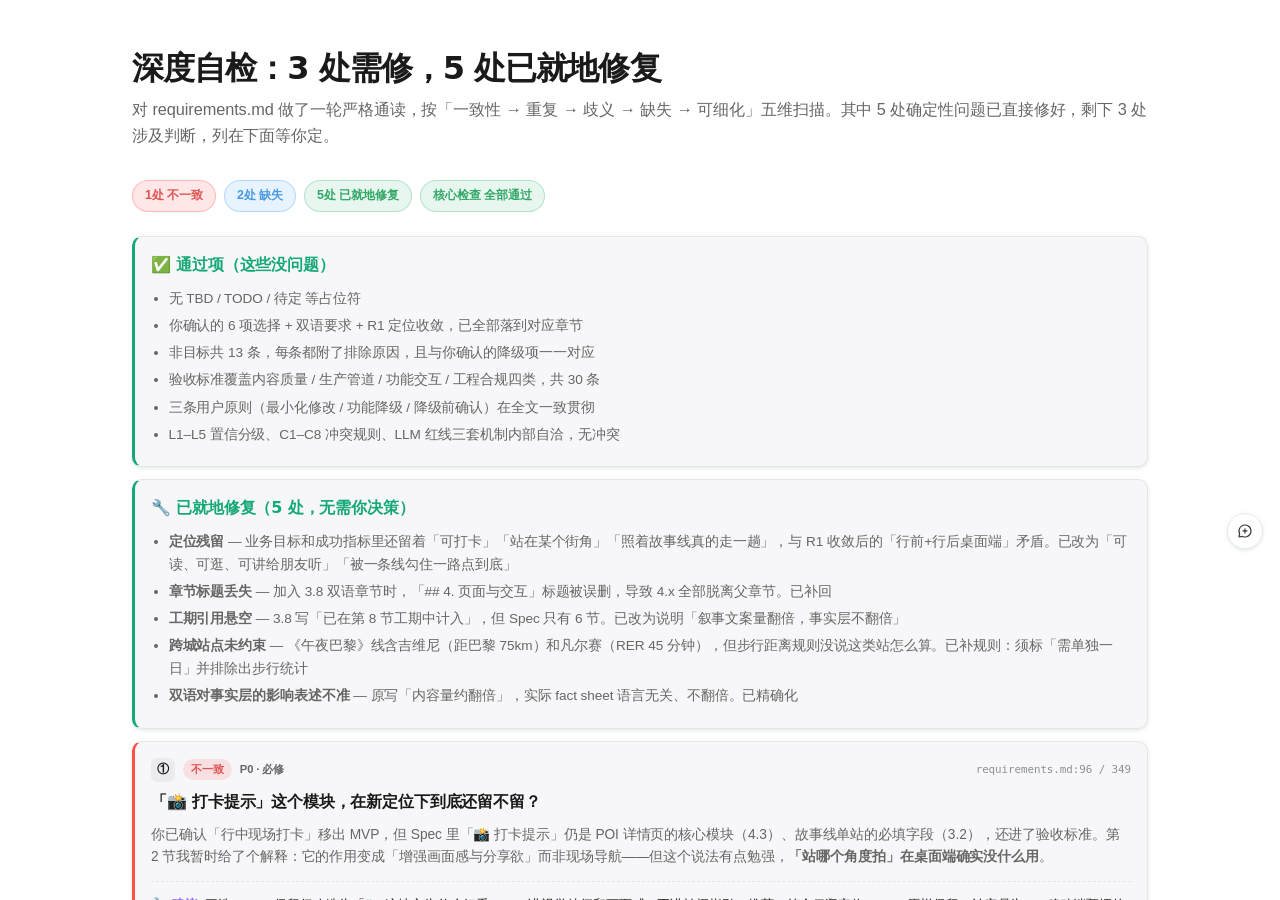
<file: canvas/self-check-report.html>
<!DOCTYPE html>
<html lang="zh-CN" data-theme="light">
<head>
  <meta charset="utf-8">
  <meta name="viewport" content="width=device-width, initial-scale=1">
  <title>Flux Brainstorming</title>
  <style>
    /* ─────────────────────────────────────────────────────────────
       Flux Design Token System
       基于 Flux 官方 Design Spec，使用 --f-* 前缀命名。
       默认 light 主题，通过 data-theme="dark" 切换深色模式。
       通过宿主 IframeBox 的 postMessage(ENV_UPDATE) 自动同步主题和语言。
       ───────────────────────────────────────────────────────────── */

    :root {
      /* ── 字体族 ── */
      --f-font-family-zh: 'PingFang SC', 'Noto Sans SC', 'Hiragino Sans GB', 'Helvetica Neue', Arial, sans-serif;
      --f-font-family-en: 'SF Pro Text', -apple-system, BlinkMacSystemFont, 'Segoe UI', sans-serif;
      --f-font-family-code: 'JetBrains Mono', 'SF Mono', 'Menlo', 'Consolas', monospace;
      --f-font-family-display: 'PingFang SC', 'Noto Sans SC', 'SF Pro Display', 'Inter', system-ui, sans-serif;

      --f-font-weight-regular: 400;
      --f-font-weight-medium: 500;
      --f-font-weight-semibold: 600;
      --f-font-weight-bold: 700;
      --f-font-weight-code: 450;

      /* ── 间距 ── */
      --f-spacer-0: 0px;
      --f-spacer-4: 4px;
      --f-spacer-6: 6px;
      --f-spacer-8: 8px;
      --f-spacer-12: 12px;
      --f-spacer-16: 16px;
      --f-spacer-24: 24px;
      --f-spacer-32: 32px;
      --f-spacer-40: 40px;

      /* ── 圆角 ── */
      --f-radius-2: 2px;
      --f-radius-4: 4px;
      --f-radius-6: 6px;
      --f-radius-8: 8px;
      --f-radius-10: 10px;
      --f-radius-full: 9999px;

      /* ── 动效 ── */
      --f-ease-out: cubic-bezier(0.22, 1, 0.36, 1);
      --f-ease-in-out: cubic-bezier(0.65, 0, 0.35, 1);
      --f-dur-fast: 120ms;
      --f-dur-base: 200ms;
      --f-dur-slow: 320ms;
    }

    /* ── Dark 主题（默认） ── */
    :root,
    [data-theme="dark"] {
      --f-bg-bg-base-default: #202328;
      --f-bg-bg-base-secondary: #141517;
      --f-bg-bg-base-tertiary: #212225;
      --f-bg-bg-overlay-l1: #e0e6f20a;
      --f-bg-bg-overlay-l2: #e0e6f20f;
      --f-bg-bg-overlay-l3: #e0e6f214;
      --f-bg-bg-overlay-l4: #e0e6f21f;
      --f-bg-bg-menu: #202123;
      --f-bg-bg-brand: #62cbff;
      --f-bg-bg-brand-hover: #34b3f2;
      --f-bg-bg-brand-sub: #1577f9;
      --f-bg-bg-invert: #dadde5;

      --f-text-text-default: #eeeeee;
      --f-text-text-secondary: #9599a6;
      --f-text-text-tertiary: #666b75;
      --f-text-text-disabled: #555a63;
      --f-text-text-brand: #25b6ff;
      --f-text-text-onbrand: #0c0c0d;

      --f-icon-icon-default: #dadce1;
      --f-icon-icon-secondary: #9599a6;
      --f-icon-icon-tertiary: #666b75;
      --f-icon-icon-brand: #25b6ff;

      --f-border-border-neutral-l1: #242428;
      --f-border-border-neutral-l2: #303135;
      --f-border-border-neutral-l3: #39393e;
      --f-border-border-brand: #25b6ff;
      --f-border-border-brand-sub: #1577f9;

      --f-accent-accent-teal: #2dd288;
      --f-accent-accent-coral: #ff9392;
      --f-accent-accent-amber: #dcb364;
      --f-accent-accent-cyan: #04cbe5;
      --f-accent-accent-blue: #7bb8ff;
      --f-accent-accent-magenta: #ec93ff;
      --f-accent-accent-violet: #bfa5ff;

      --f-status-success-default: #33c192;
      --f-status-alert-default: #e9b721;
      --f-status-warning-default: #f38612;
      --f-status-error-default: #f65a5a;
      --f-status-primary-default: #387bff;

      --f-tag-tag-blue-text: #68b1ee;
      --f-tag-tag-blue-bg: #6dbdff33;
      --f-tag-tag-blue-border: #6dbdff4d;
      --f-tag-tag-green-text: #61c490;
      --f-tag-tag-green-bg: #60dc9a33;
      --f-tag-tag-green-border: #60dc9a4d;
      --f-tag-tag-red-text: #f07676;
      --f-tag-tag-red-bg: #f7606029;
      --f-tag-tag-red-border: #f760604d;
      --f-tag-tag-purple-text: #a291f0;
      --f-tag-tag-purple-bg: #a48fff1f;
      --f-tag-tag-purple-border: #a48fff4d;

      --f-shadow-elevation-100:
        0 0.5px 0 0 rgba(255, 255, 255, 0.06) inset,
        0 0.5px 0 0 rgba(255, 255, 255, 0.06),
        0 2px 6px 0 rgba(0, 0, 0, 0.2);
      --f-shadow-elevation-200:
        0 0.5px 0 0 rgba(255, 255, 255, 0.06) inset,
        0 4px 8px 0 rgba(0, 0, 0, 0.3);
      --f-shadow-elevation-300:
        0 0.5px 0 0 rgba(255, 255, 255, 0.08) inset,
        0 6px 12px 0 rgba(0, 0, 0, 0.4);
    }

    /* ── Light 主题 ── */
    [data-theme="light"] {
      --f-bg-bg-base-default: #f7f7f9;
      --f-bg-bg-base-secondary: #ffffff;
      --f-bg-bg-base-tertiary: #ecedf1;
      --f-bg-bg-overlay-l1: #8888880f;
      --f-bg-bg-overlay-l2: #8888881a;
      --f-bg-bg-overlay-l3: #88888824;
      --f-bg-bg-overlay-l4: #88888833;
      --f-bg-bg-menu: #ffffff;
      --f-bg-bg-brand: #58c7ff;
      --f-bg-bg-brand-hover: #7dd4ff;
      --f-bg-bg-brand-sub: #4495ff;
      --f-bg-bg-invert: #36393d;

      --f-text-text-default: #1a1a1a;
      --f-text-text-secondary: #666666;
      --f-text-text-tertiary: #8a9096;
      --f-text-text-disabled: #b2b2b2;
      --f-text-text-brand: #009ce9;
      --f-text-text-onbrand: #090a0b;

      --f-icon-icon-default: #31353a;
      --f-icon-icon-secondary: #5b6066;
      --f-icon-icon-tertiary: #8a9096;
      --f-icon-icon-brand: #58c7ff;

      --f-border-border-neutral-l1: #e9eaed;
      --f-border-border-neutral-l2: #e4e6e8;
      --f-border-border-neutral-l3: #dfdfe0;
      --f-border-border-brand: #58c7ff;
      --f-border-border-brand-sub: #4495ff;

      --f-accent-accent-teal: #00b983;
      --f-accent-accent-coral: #ff6b45;
      --f-accent-accent-amber: #f2a90c;
      --f-accent-accent-cyan: #00b6f5;
      --f-accent-accent-blue: #3f85ff;
      --f-accent-accent-magenta: #f53cff;
      --f-accent-accent-violet: #9570ff;

      --f-status-success-default: #15a877;
      --f-status-alert-default: #fec700;
      --f-status-warning-default: #ff9b36;
      --f-status-error-default: #fa5246;
      --f-status-primary-default: #2f74ff;

      --f-tag-tag-blue-text: #4999e3;
      --f-tag-tag-blue-bg: #389efe1f;
      --f-tag-tag-blue-border: #389efe4d;
      --f-tag-tag-green-text: #32a767;
      --f-tag-tag-green-bg: #3ab6721f;
      --f-tag-tag-green-border: #3ab6724d;
      --f-tag-tag-red-text: #dc5353;
      --f-tag-tag-red-bg: #ff3e3e1f;
      --f-tag-tag-red-border: #ff3e3e47;
      --f-tag-tag-purple-text: #735ed3;
      --f-tag-tag-purple-bg: #8b71ff1f;
      --f-tag-tag-purple-border: #8b71ff3d;

      --f-shadow-elevation-100:
        0 0 6px 0 rgba(93, 113, 121, 0.06),
        0 2px 3px 0 rgba(93, 113, 121, 0.1);
      --f-shadow-elevation-200:
        0 2px 6px 0 rgba(93, 113, 121, 0.08),
        0 2px 12px 0 rgba(93, 113, 121, 0.14);
      --f-shadow-elevation-300:
        0 0 2px 0 rgba(93, 113, 121, 0.16),
        0 4px 12px 0 rgba(93, 113, 121, 0.12),
        0 6px 20px 0 rgba(174, 185, 189, 0.2);
    }

    /* ─────────────────────────────────────────────────────────────
       Semantic Aliases — 向后兼容 + fragment 作者快捷引用
       将 Flux 官方 token 映射为更简短的语义别名。
       fragment <style> 块中可使用这些别名覆盖。
       ───────────────────────────────────────────────────────────── */
    :root,
    [data-theme="dark"],
    [data-theme="light"] {
      --bg-app:          var(--f-bg-bg-base-secondary);
      --bg-surface:      var(--f-bg-bg-base-default);
      --bg-subtle:       var(--f-bg-bg-base-tertiary);
      --bg-muted:        var(--f-bg-bg-overlay-l2);
      --border:          var(--f-border-border-neutral-l2);
      --border-strong:   var(--f-border-border-neutral-l3);
      --text-primary:    var(--f-text-text-default);
      --text-secondary:  var(--f-text-text-secondary);
      --text-tertiary:   var(--f-text-text-tertiary);
      --accent:          var(--f-bg-bg-brand);
      --accent-soft:     var(--f-bg-bg-overlay-l3);
      --accent-strong:   var(--f-bg-bg-brand-hover);
      --success:         var(--f-status-success-default);
      --warning:         var(--f-status-warning-default);
      --error:           var(--f-status-error-default);
      --selected-bg:     var(--f-bg-bg-overlay-l3);
      --selected-border: var(--f-border-border-brand);
      --selected-ring:   rgba(37, 182, 255, 0.22);

      --font-display:    var(--f-font-family-display);
      --font-body:       var(--f-font-family-zh);
      --font-mono:       var(--f-font-family-code);

      --radius-xs:       var(--f-radius-6);
      --radius-sm:       var(--f-radius-8);
      --radius-md:       var(--f-radius-10);
      --radius-lg:       18px;
      --radius-xl:       24px;
      --radius-pill:     var(--f-radius-full);

      --shadow-1:        var(--f-shadow-elevation-100);
      --shadow-2:        var(--f-shadow-elevation-200);
      --shadow-3:        var(--f-shadow-elevation-300);
      --shadow-focus:    0 0 0 4px var(--selected-ring);

      --space-1: 0.25rem;
      --space-2: 0.5rem;
      --space-3: 0.75rem;
      --space-4: 1rem;
      --space-5: 1.5rem;
      --space-6: 2rem;
      --space-7: 3rem;
      --space-8: 4rem;

      --ease-out:        var(--f-ease-out);
      --ease-in-out:     var(--f-ease-in-out);
      --dur-fast:        var(--f-dur-fast);
      --dur-base:        var(--f-dur-base);
      --dur-slow:        var(--f-dur-slow);
    }

    /* ── Light 别名覆盖（selected-ring 需要跟随主题变化） ── */
    [data-theme="light"] {
      --selected-ring: rgba(0, 156, 233, 0.18);
    }

    /* ── 字体族切换：英文通过 lang 属性 ── */
    html[lang="en"],
    html[lang^="en-"] {
      --font-body: var(--f-font-family-en);
      --font-display: var(--f-font-family-en);
    }

    /* ─────────────────────────────────────────────────────────────
       Reset & base
       ───────────────────────────────────────────────────────────── */
    *, *::before, *::after { box-sizing: border-box; margin: 0; padding: 0; }
    html, body { height: 100%; overflow: hidden; }

    body {
      font-family: var(--font-body);
      background: var(--bg-app);
      color: var(--text-primary);
      display: flex;
      flex-direction: column;
      line-height: 1.6;
      font-size: 15px;
      letter-spacing: -0.005em;
      -webkit-font-smoothing: antialiased;
      -moz-osx-font-smoothing: grayscale;
      text-rendering: optimizeLegibility;
    }

    ::selection { background: var(--accent-soft); color: var(--accent-strong); }

    /* ─────────────────────────────────────────────────────────────
       Layout chrome (header / main / indicator)
       ───────────────────────────────────────────────────────────── */
    .header {
      background: var(--bg-surface);
      padding: var(--space-3) var(--space-6);
      display: flex;
      justify-content: space-between;
      align-items: center;
      border-bottom: 1px solid var(--border);
      flex-shrink: 0;
      backdrop-filter: saturate(1.2);
    }
    .header h1 {
      font-size: 0.85rem;
      font-weight: 600;
      color: var(--text-secondary);
      letter-spacing: 0.02em;
    }
    .header .status {
      font-size: 0.72rem;
      color: var(--success);
      display: flex;
      align-items: center;
      gap: 0.45rem;
      font-weight: 500;
    }
    .header .status::before {
      content: '';
      width: 7px; height: 7px;
      background: var(--success);
      border-radius: 50%;
      box-shadow: 0 0 0 3px rgba(51, 193, 146, 0.18);
    }

    .main { flex: 1; overflow-y: auto; scroll-behavior: smooth; }
    .main::-webkit-scrollbar { width: 10px; height: 10px; }
    .main::-webkit-scrollbar-track { background: transparent; }
    .main::-webkit-scrollbar-thumb {
      background: var(--border-strong);
      border-radius: var(--radius-pill);
      border: 2px solid var(--bg-app);
    }
    .main::-webkit-scrollbar-thumb:hover { background: var(--text-tertiary); }

    #claude-content {
      padding: var(--space-7) var(--space-6);
      min-height: 100%;
      max-width: 1080px;
      margin: 0 auto;
    }

    .content-section {
      display: none;
      animation: fadeInUp var(--dur-slow) var(--ease-out);
    }
    .content-section.active { display: block; }

    @keyframes fadeInUp {
      from { opacity: 0; transform: translateY(8px); }
      to   { opacity: 1; transform: translateY(0); }
    }

    .indicator-bar {
      background: var(--bg-surface);
      border-top: 1px solid var(--border);
      padding: var(--space-3) var(--space-6);
      flex-shrink: 0;
      text-align: center;
      display: flex;
      align-items: center;
      justify-content: center;
      gap: var(--space-4);
    }
    .indicator-bar span {
      font-size: 0.78rem;
      color: var(--text-secondary);
    }
    .indicator-bar .selected-text {
      color: var(--accent);
      font-weight: 600;
    }

    #nav-btn-up, #nav-btn-down {
      width: 28px; height: 28px;
      border: 1px solid var(--border);
      background: var(--bg-surface);
      color: var(--text-secondary);
      border-radius: var(--radius-sm);
      cursor: pointer;
      font-size: 14px;
      line-height: 1;
      transition: all var(--dur-fast) var(--ease-out);
    }
    #nav-btn-up:hover:not(:disabled),
    #nav-btn-down:hover:not(:disabled) {
      border-color: var(--accent);
      color: var(--accent);
      transform: translateY(-1px);
    }
    #nav-btn-up:disabled, #nav-btn-down:disabled { opacity: 0.35; cursor: not-allowed; }
    #nav-page-count {
      font-family: var(--font-mono);
      font-size: 0.72rem;
      color: var(--text-tertiary);
      min-width: 2.5rem;
    }

    /* ─────────────────────────────────────────────────────────────
       Typography
       ───────────────────────────────────────────────────────────── */
    h1, h2, h3, h4, h5 {
      font-family: var(--font-display);
      color: var(--text-primary);
      line-height: 1.25;
    }
    h2 {
      font-size: 2rem;
      font-weight: 700;
      letter-spacing: -0.02em;
      margin-bottom: var(--space-2);
    }
    h3 {
      font-size: 1.1rem;
      font-weight: 600;
      letter-spacing: -0.01em;
      margin-bottom: var(--space-1);
    }
    h4 {
      font-size: 0.95rem;
      font-weight: 600;
      margin-bottom: var(--space-2);
    }
    p { color: var(--text-primary); }

    .subtitle {
      color: var(--text-secondary);
      font-size: 1.02rem;
      margin-bottom: var(--space-6);
    }

    .section { margin-bottom: var(--space-6); }
    .label {
      display: inline-block;
      font-size: 0.68rem;
      color: var(--text-secondary);
      text-transform: uppercase;
      letter-spacing: 0.08em;
      font-weight: 600;
      margin-bottom: var(--space-2);
      padding: 2px 8px;
      background: var(--bg-subtle);
      border-radius: var(--radius-xs);
    }

    code {
      font-family: var(--font-mono);
      font-size: 0.88em;
      background: var(--bg-subtle);
      padding: 0.15em 0.4em;
      border-radius: var(--radius-xs);
      color: var(--accent-strong);
    }
    pre {
      font-family: var(--font-mono);
      font-size: 0.85rem;
      background: var(--bg-subtle);
      border: 1px solid var(--border);
      border-radius: var(--radius-md);
      padding: var(--space-4);
      overflow-x: auto;
      margin-bottom: var(--space-4);
    }
    pre code { background: none; padding: 0; color: inherit; }

    /* ─────────────────────────────────────────────────────────────
       Options (A/B/C choice cards)
       ───────────────────────────────────────────────────────────── */
    .options {
      display: flex;
      flex-direction: column;
      gap: var(--space-3);
    }
    .option {
      position: relative;
      background: var(--bg-surface);
      border: 1px solid transparent;
      border-radius: var(--radius-md);
      padding: var(--space-4) var(--space-5);
      cursor: pointer;
      transition: border-color var(--dur-fast) var(--ease-out),
                  transform var(--dur-fast) var(--ease-out),
                  box-shadow var(--dur-base) var(--ease-out),
                  background var(--dur-fast) var(--ease-out);
      display: flex;
      align-items: flex-start;
      gap: var(--space-4);
    }
    .option:hover {
      border-color: var(--border-strong);
      transform: translateY(-1px);
      box-shadow: var(--shadow-2);
    }
    .option.selected {
      background: var(--selected-bg);
      border-color: var(--selected-border);
      box-shadow: var(--shadow-focus), var(--shadow-2);
    }
    .option .letter {
      background: var(--bg-muted);
      color: var(--text-secondary);
      width: 2rem; height: 2rem;
      border-radius: var(--radius-sm);
      display: flex; align-items: center; justify-content: center;
      font-family: var(--font-display);
      font-weight: 700;
      font-size: 0.9rem;
      flex-shrink: 0;
      transition: all var(--dur-base) var(--ease-out);
    }
    .option.selected .letter {
      background: var(--accent);
      color: var(--f-text-text-onbrand);
      transform: scale(1.05);
    }
    .option .content { flex: 1; min-width: 0; }
    .option .content h3 {
      font-size: 1rem;
      margin-bottom: var(--space-1);
    }
    .option .content p {
      color: var(--text-secondary);
      font-size: 0.9rem;
      margin: 0;
    }

    /* ─────────────────────────────────────────────────────────────
       Cards (visual design options)
       ───────────────────────────────────────────────────────────── */
    .cards {
      display: grid;
      grid-template-columns: repeat(auto-fit, minmax(280px, 1fr));
      gap: var(--space-5);
    }
    .card {
      background: var(--bg-surface);
      border: 1px solid transparent;
      border-radius: var(--radius-lg);
      overflow: hidden;
      cursor: pointer;
      transition: transform var(--dur-base) var(--ease-out),
                  box-shadow var(--dur-base) var(--ease-out),
                  border-color var(--dur-fast) var(--ease-out);
      display: flex;
      flex-direction: column;
    }
    .card:hover {
      border-color: var(--border-strong);
      transform: translateY(-3px);
      box-shadow: var(--shadow-3);
    }
    .card.selected {
      border-color: var(--selected-border);
      box-shadow: var(--shadow-focus), var(--shadow-3);
    }
    .card-image {
      background:
        linear-gradient(135deg, var(--bg-subtle) 0%, var(--bg-muted) 100%);
      aspect-ratio: 16 / 10;
      display: flex;
      align-items: center;
      justify-content: center;
      overflow: hidden;
      position: relative;
    }
    .card-body { padding: var(--space-5); }
    .card-body h3 { margin-bottom: var(--space-1); }
    .card-body p { color: var(--text-secondary); font-size: 0.9rem; }

    /* ─────────────────────────────────────────────────────────────
       Mockup containers
       ───────────────────────────────────────────────────────────── */
    .mockup {
      background: var(--bg-surface);
      border: 1px solid var(--border);
      border-radius: var(--radius-lg);
      overflow: hidden;
      margin-bottom: var(--space-5);
      box-shadow: var(--shadow-2);
    }
    .mockup-header {
      background: var(--bg-subtle);
      padding: var(--space-2) var(--space-4);
      font-size: 0.75rem;
      color: var(--text-secondary);
      border-bottom: 1px solid var(--border);
      font-weight: 500;
      display: flex;
      align-items: center;
      gap: var(--space-2);
    }
    .mockup-header::before {
      content: '';
      width: 8px; height: 8px;
      border-radius: 50%;
      background: var(--border-strong);
      box-shadow: 14px 0 0 var(--border-strong), 28px 0 0 var(--border-strong);
      margin-right: 28px;
    }
    .mockup-body { padding: var(--space-5); }

    .mobile-mockup {
      max-width: 375px;
      margin: 0 auto var(--space-5) auto;
      border: 10px solid var(--f-bg-bg-base-secondary);
      border-radius: 40px;
      overflow: hidden;
      background: var(--bg-surface);
      box-shadow: var(--shadow-3);
      position: relative;
    }
    .mobile-mockup::before {
      content: '';
      position: absolute;
      top: 10px; left: 50%;
      transform: translateX(-50%);
      width: 110px; height: 22px;
      background: var(--f-bg-bg-base-secondary);
      border-radius: 0 0 14px 14px;
      z-index: 2;
    }
    .mobile-mockup .mockup-header {
      background: var(--bg-subtle);
      padding: var(--space-4) var(--space-3) var(--space-2);
      text-align: center;
      font-size: 0.78rem;
      font-weight: 600;
      color: var(--text-primary);
      border-bottom: 1px solid var(--border);
    }
    .mobile-mockup .mockup-header::before { display: none; }
    .mobile-mockup .mockup-body {
      min-height: 600px;
      padding: var(--space-5);
      position: relative;
    }

    /* ─────────────────────────────────────────────────────────────
       Layout utilities
       ───────────────────────────────────────────────────────────── */
    .split {
      display: grid;
      grid-template-columns: 1fr 1fr;
      gap: var(--space-5);
    }
    @media (max-width: 800px) { .split { grid-template-columns: 1fr; } }

    .pros-cons {
      display: grid;
      grid-template-columns: 1fr 1fr;
      gap: var(--space-4);
      margin: var(--space-4) 0;
    }
    .pros, .cons {
      background: var(--bg-surface);
      border-radius: var(--radius-md);
      padding: var(--space-4);
    }
    .pros h4 {
      color: var(--success);
      font-size: 0.78rem;
      text-transform: uppercase;
      letter-spacing: 0.06em;
      margin-bottom: var(--space-3);
      display: flex;
      align-items: center;
      gap: var(--space-2);
    }
    .cons h4 {
      color: var(--error);
      font-size: 0.78rem;
      text-transform: uppercase;
      letter-spacing: 0.06em;
      margin-bottom: var(--space-3);
      display: flex;
      align-items: center;
      gap: var(--space-2);
    }
    .pros h4::before { content: '✓'; font-size: 1rem; }
    .cons h4::before { content: '✗'; font-size: 1rem; }
    .pros ul, .cons ul {
      margin-left: 1.1rem;
      font-size: 0.9rem;
      color: var(--text-secondary);
    }
    .pros li, .cons li { margin-bottom: var(--space-1); }

    /* ─────────────────────────────────────────────────────────────
       Generic elements
       ───────────────────────────────────────────────────────────── */
    table {
      width: 100%;
      border-collapse: collapse;
      margin-bottom: var(--space-5);
      font-size: 0.9rem;
      background: var(--bg-surface);
      border-radius: var(--radius-md);
      overflow: hidden;
    }
    th, td {
      border-bottom: 1px solid var(--border);
      padding: var(--space-3) var(--space-4);
      text-align: left;
    }
    tr:last-child td { border-bottom: none; }
    th {
      background: var(--bg-subtle);
      font-weight: 600;
      color: var(--text-secondary);
      font-size: 0.78rem;
      text-transform: uppercase;
      letter-spacing: 0.05em;
    }
    tr:hover td { background: var(--bg-subtle); }

    ul, ol { padding-left: 1.4rem; margin-bottom: var(--space-4); }
    li { margin-bottom: var(--space-1); }

    a {
      color: var(--f-text-text-brand);
      text-decoration: none;
      border-bottom: 1px solid transparent;
      transition: border-color var(--dur-fast);
    }
    a:hover { border-bottom-color: var(--f-text-text-brand); }

    hr {
      border: none;
      border-top: 1px solid var(--border);
      margin: var(--space-6) 0;
    }

    /* ─────────────────────────────────────────────────────────────
       Wireframe / placeholder
       ───────────────────────────────────────────────────────────── */
    .placeholder {
      background: linear-gradient(
        90deg,
        var(--bg-subtle) 0%,
        var(--bg-muted) 50%,
        var(--bg-subtle) 100%
      );
      background-size: 200% 100%;
      animation: shimmer 2s linear infinite;
      border-radius: var(--radius-md);
      padding: var(--space-6);
      text-align: center;
      color: var(--text-tertiary);
      font-size: 0.85rem;
    }
    @keyframes shimmer {
      0% { background-position: 200% 0; }
      100% { background-position: -200% 0; }
    }

    .mock-nav {
      background: linear-gradient(135deg, var(--accent) 0%, var(--accent-strong) 100%);
      color: var(--f-text-text-onbrand);
      padding: var(--space-3) var(--space-5);
      display: flex;
      gap: var(--space-5);
      font-size: 0.9rem;
      font-weight: 500;
      border-radius: var(--radius-sm) var(--radius-sm) 0 0;
    }
    .mock-sidebar {
      background: var(--bg-subtle);
      padding: var(--space-4);
      min-width: 200px;
      border-right: 1px solid var(--border);
      font-size: 0.88rem;
      color: var(--text-secondary);
    }
    .mock-content {
      padding: var(--space-5);
      flex: 1;
      min-width: 0;
    }
    .mock-button {
      background: var(--accent);
      color: var(--f-text-text-onbrand);
      border: none;
      padding: var(--space-2) var(--space-4);
      border-radius: var(--radius-sm);
      font-size: 0.88rem;
      font-weight: 500;
      cursor: pointer;
      transition: all var(--dur-fast) var(--ease-out);
      box-shadow: var(--shadow-1);
    }
    .mock-button:hover {
      background: var(--accent-strong);
      transform: translateY(-1px);
      box-shadow: var(--shadow-2);
    }
    .mock-input {
      background: var(--bg-surface);
      border: 1px solid var(--border);
      border-radius: var(--radius-sm);
      padding: var(--space-2) var(--space-3);
      width: 100%;
      font-family: inherit;
      font-size: 0.9rem;
      color: var(--text-primary);
      transition: border-color var(--dur-fast), box-shadow var(--dur-fast);
    }
    .mock-input:focus {
      outline: none;
      border-color: var(--f-border-border-brand);
      box-shadow: var(--shadow-focus);
    }

    /* ─────────────────────────────────────────────────────────────
       Flux Tag styles
       ───────────────────────────────────────────────────────────── */
    .flux-tag {
      display: inline-block;
      padding: 2px 8px;
      border-radius: var(--f-radius-4);
      font-size: 12px;
      line-height: 18px;
      border: 1px solid;
    }
    .flux-tag-blue { color: var(--f-tag-tag-blue-text); background: var(--f-tag-tag-blue-bg); border-color: var(--f-tag-tag-blue-border); }
    .flux-tag-green { color: var(--f-tag-tag-green-text); background: var(--f-tag-tag-green-bg); border-color: var(--f-tag-tag-green-border); }
    .flux-tag-red { color: var(--f-tag-tag-red-text); background: var(--f-tag-tag-red-bg); border-color: var(--f-tag-tag-red-border); }
    .flux-tag-purple { color: var(--f-tag-tag-purple-text); background: var(--f-tag-tag-purple-bg); border-color: var(--f-tag-tag-purple-border); }

    /* ─────────────────────────────────────────────────────────────
       Utility classes
       ───────────────────────────────────────────────────────────── */
    .badge {
      display: inline-flex;
      align-items: center;
      gap: 0.3rem;
      padding: 0.2rem 0.6rem;
      background: var(--accent-soft);
      color: var(--accent);
      border-radius: var(--radius-pill);
      font-size: 0.72rem;
      font-weight: 600;
      letter-spacing: 0.02em;
    }
    .stack-sm > * + * { margin-top: var(--space-2); }
    .stack-md > * + * { margin-top: var(--space-4); }
    .stack-lg > * + * { margin-top: var(--space-6); }
    .text-muted { color: var(--text-secondary); }
    .text-subtle { color: var(--text-tertiary); }
    .surface {
      background: var(--bg-surface);
      border-radius: var(--radius-md);
      padding: var(--space-5);
    }

    /* Reduce motion */
    @media (prefers-reduced-motion: reduce) {
      *, *::before, *::after {
        animation-duration: 0.01ms !important;
        transition-duration: 0.01ms !important;
      }
    }

    /* FROZEN — 协议见 visual-companion.md */
.mc-footer {
  position: fixed;
  left: 0;
  right: 0;
  bottom: 0;
  z-index: 1000;
  display: flex;
  align-items: center;
  justify-content: space-between;
  height: 48px;
  padding: 0 20px;
  background-color: var(--f-bg-bg-menu);
}

/* 覆盖 inline hidden 的隐藏方式，确保 display 与 flex 切换可控 */
.mc-footer[hidden] {
  display: none;
}

.mc-footer-info {
  display: flex;
  align-items: center;
  font-size: 14px;
  line-height: 22px;
  font-weight: var(--f-font-weight-regular);
  color: var(--f-text-text-secondary);
}

.mc-footer-count {
  color: var(--f-text-text-default);
  font-size: 16px;
  line-height: 24px;
  font-weight: var(--f-font-weight-semibold);
  margin: 0;
}

/* 计数区：组内数字与文案 4px，两组之间 12px（设计稿 node 340-18924） */
.mc-footer-default {
  display: inline-flex;
  align-items: center;
  gap: var(--f-spacer-12);
}
.mc-footer-stat,
.mc-footer-annos {
  display: inline-flex;
  align-items: center;
  gap: var(--f-spacer-4);
}
.mc-footer-annos[hidden] {
  display: none;
}
.mc-footer-anno-count {
  color: var(--f-text-text-default);
  font-size: 16px;
  line-height: 24px;
  font-weight: var(--f-font-weight-semibold);
  margin: 0;
}

/* 默认态 / 批注态 文案切换：默认只显示 default，批注态只显示 annotating */
.mc-footer-annotating {
  display: none;
}
body.mc-anno-active .mc-footer-default {
  display: none;
}
body.mc-anno-active .mc-footer-annotating[data-lang='zh'] {
  display: inline;
}
html[lang='en'] body.mc-anno-active .mc-footer-annotating[data-lang='zh'],
html[lang^='en-'] body.mc-anno-active .mc-footer-annotating[data-lang='zh'] {
  display: none;
}
html[lang='en'] body.mc-anno-active .mc-footer-annotating[data-lang='en'],
html[lang^='en-'] body.mc-anno-active .mc-footer-annotating[data-lang='en'] {
  display: inline;
}

.mc-footer-actions {
  position: relative;
  display: flex;
  align-items: center;
  gap: var(--f-spacer-8);
}

.mc-footer-submit-tip {
  position: absolute;
  right: 0;
  bottom: calc(100% + 8px);
  display: none;
  padding: 7px var(--f-spacer-8);
  border: 1px solid var(--f-border-border-neutral-l1);
  border-radius: var(--f-radius-8);
  background-color: var(--f-bg-bg-base-secondary);
  color: var(--f-text-text-default);
  box-shadow: var(--f-shadow-elevation-100);
  font-size: 12px;
  line-height: 18px;
  white-space: nowrap;
  pointer-events: none;
}
body.mc-anno-active .mc-footer-actions:hover .mc-footer-submit-tip,
body.mc-anno-active .mc-footer-actions:focus-within .mc-footer-submit-tip {
  display: block;
}

.mc-footer-submit {
  display: inline-flex;
  align-items: center;
  justify-content: center;
  gap: var(--f-spacer-4);
  height: 32px;
  padding: 0 var(--f-spacer-16);
  border: none;
  border-radius: 8px;
  background-color: var(--f-bg-bg-invert);
  color: var(--f-bg-bg-base-secondary);
  font-family: inherit;
  font-size: 14px;
  line-height: 1;
  font-weight: var(--f-font-weight-semibold);
  cursor: pointer;
  transition:
    background-color 0.15s ease,
    opacity 0.15s ease;
}

.mc-footer-submit:hover:not(:disabled) {
  opacity: 0.85;
}

.mc-footer-submit:active:not(:disabled) {
  opacity: 0.7;
}

.mc-footer-submit:disabled {
  opacity: 0.5;
  cursor: not-allowed;
}

.mc-footer-submit-arrow {
  display: inline-flex;
  align-items: center;
  font-size: 14px;
  line-height: 1;
}

body.has-mc-footer {
  padding-bottom: 48px;
}

[data-mc-toggle] {
  cursor: pointer;
  user-select: none;
}
[data-mc-toggle][aria-disabled='true'],
[data-mc-toggle][disabled] {
  cursor: not-allowed;
  opacity: 0.5;
}
[data-mc-toggle]:focus-visible {
  outline: 2px solid var(--f-border-border-brand);
  outline-offset: 2px;
}

.mc-footer [data-lang='en'] {
  display: none;
}
html[lang='en'] .mc-footer [data-lang='zh'],
html[lang^='en-'] .mc-footer [data-lang='zh'] {
  display: none;
}
html[lang='en'] .mc-footer [data-lang='en'],
html[lang^='en-'] .mc-footer [data-lang='en'] {
  display: inline;
}

/* ══════════════════════════════════════════════════════════════
   批注（Annotation）—— 见 visual-companion.md「批注模式」
   ══════════════════════════════════════════════════════════════ */

/* ── 右下角批注入口按钮（三态：默认 / 激活 / hover tooltip） ── */
.mc-anno-toggle {
  position: fixed;
  right: 17px;
  top: calc(50% + 63px); /* 与宿主分页器同轴，并保持设计稿标注的 12px 间距 */
  z-index: 1001;
  display: inline-flex;
  align-items: center;
  justify-content: center;
  width: 36px;
  height: 36px;
  box-sizing: border-box;
  padding: 2px;
  border: 1px solid var(--f-border-border-neutral-l1);
  border-radius: var(--f-radius-full);
  background-color: var(--f-bg-bg-base-secondary);
  color: var(--f-icon-icon-default);
  cursor: pointer;
  box-shadow: var(--f-shadow-elevation-100);
  transition:
    color var(--f-dur-fast) var(--f-ease-out),
    background-color var(--f-dur-fast) var(--f-ease-out),
    border-color var(--f-dur-fast) var(--f-ease-out);
}
.mc-anno-toggle[hidden] {
  display: none;
}
/* hover：overlay-l1 圆形底色，不带描边和阴影（设计稿 node 340-18284） */
.mc-anno-toggle:hover {
  background-color: var(--f-bg-bg-base-secondary);
  background-image: linear-gradient(
    var(--f-bg-bg-overlay-l1),
    var(--f-bg-bg-overlay-l1)
  );
  border-color: transparent;
  box-shadow: none;
}
/* 激活态：深色实心圆钮 + 反色图标（对齐设计稿 node 340-18441）。
   底色用 --f-bg-bg-invert，图标用 --f-bg-bg-base-secondary（与 invert 天然反色，
   亮/暗主题下均保证对比度）。 */
.mc-anno-toggle[aria-pressed='true'] {
  background-color: var(--f-bg-bg-invert);
  background-image: none;
  border-color: var(--f-bg-bg-invert);
  color: var(--f-bg-bg-base-secondary);
}
.mc-anno-toggle-icon {
  display: inline-flex;
  align-items: center;
  justify-content: center;
}
.mc-anno-toggle-icon svg {
  width: 16px;
  height: 16px;
}

/* 入口按钮左侧 tooltip（打开/关闭批注模式）——浅色（对齐设计稿 node 340-19418）：
   白底 + neutral-l1 描边 + text-default 深字 + radius-8 + 12/18 字 + 柔和阴影 */
.mc-anno-toggle-tip {
  position: absolute;
  right: calc(100% + 8px);
  top: 50%;
  transform: translateY(-50%);
  display: none;
  white-space: nowrap;
  padding: 7px var(--f-spacer-8);
  border-radius: var(--f-radius-8);
  background-color: var(--f-bg-bg-base-secondary);
  border: 1px solid var(--f-border-border-neutral-l1);
  color: var(--f-text-text-default);
  font-size: 12px;
  line-height: 18px;
  pointer-events: none;
  box-shadow: var(--f-shadow-elevation-100);
}
.mc-anno-toggle:hover .mc-anno-toggle-tip[data-lang='zh'] {
  display: inline-block;
}
/* tooltip 语言可见性（默认中文，英文环境切换） */
.mc-anno-toggle-tip[data-lang='en'] {
  display: none;
}
html[lang='en'] .mc-anno-toggle:hover .mc-anno-toggle-tip[data-lang='zh'],
html[lang^='en-'] .mc-anno-toggle:hover .mc-anno-toggle-tip[data-lang='zh'] {
  display: none;
}
html[lang='en'] .mc-anno-toggle:hover .mc-anno-toggle-tip[data-lang='en'],
html[lang^='en-'] .mc-anno-toggle:hover .mc-anno-toggle-tip[data-lang='en'] {
  display: inline-block;
}

/* ── 批注模式下的画布交互 ── */
/* 不可批注区域统一弱化，当前已选选项抬高到遮罩之上
   （设计稿 node 654-20188）。遮罩使用主题背景 token，同时适配明暗主题。 */
body.mc-anno-active::before {
  content: '';
  position: fixed;
  inset: 0;
  z-index: 900;
  background-color: var(--f-bg-bg-base-secondary);
  opacity: 0.5;
  pointer-events: none;
}
body.mc-anno-active #claude-content {
  pointer-events: none;
}
body.mc-anno-active .mc-anno-target {
  position: relative;
  z-index: 901;
  pointer-events: auto;
}

/* 自定义评论光标：完整复用设计稿 node 340-18345 导出的 SVG（含白色衬底与双层阴影）。
   ⚠️ CSS cursor 的 SVG data-uri 无法引用 --f-* 变量，图标颜色固定取设计稿中
   icon-default / icon-onaccent 的 light 色值；光标由系统层绘制，属 token 规则例外。 */
body.mc-anno-active .mc-anno-target {
  cursor:
    url('data:image/svg+xml;utf8,<svg xmlns="http://www.w3.org/2000/svg" width="39" height="39" viewBox="0 0 39 39" fill="none"><g filter="url(%23filter0_dd_340_18345)"><path d="M10.1584 23.5083C10.3054 23.8792 10.3381 24.2856 10.2524 24.6753L9.18736 27.9652C9.15305 28.1321 9.16192 28.3049 9.21314 28.4674C9.26436 28.6298 9.35622 28.7765 9.48003 28.8935C9.60383 29.0105 9.75547 29.0939 9.92056 29.1359C10.0857 29.1778 10.2587 29.1769 10.4234 29.1332L13.8364 28.1352C14.2041 28.0623 14.5849 28.0942 14.9354 28.2272C17.0707 29.2245 19.4897 29.4354 21.7655 28.823C24.0413 28.2105 26.0276 26.8139 27.374 24.8796C28.7205 22.9454 29.3405 20.5977 29.1246 18.2509C28.9088 15.904 27.871 13.7088 26.1944 12.0526C24.5178 10.3963 22.31 9.38542 19.9607 9.19828C17.6114 9.01114 15.2715 9.65976 13.3538 11.0297C11.4361 12.3997 10.0639 14.4029 9.47926 16.686C8.89462 18.969 9.13513 21.3852 10.1584 23.5083Z" fill="white"/><path d="M12.6276 10.0124C14.7849 8.47138 17.4174 7.74132 20.0602 7.95184C22.7031 8.16242 25.1868 9.30051 27.0729 11.1638C28.959 13.027 30.127 15.4963 30.3698 18.1364C30.6126 20.7765 29.9147 23.4175 28.4001 25.5934C26.8854 27.7695 24.6507 29.3409 22.0905 30.03C19.5565 30.712 16.8653 30.4847 14.4811 29.3923C14.3619 29.349 14.2341 29.3374 14.1091 29.3571L10.7741 30.3327C10.7641 30.3356 10.7539 30.3388 10.7438 30.3415C10.3735 30.4397 9.98429 30.4417 9.61296 30.3474C9.24165 30.253 8.90025 30.0655 8.62175 29.8024C8.34324 29.5392 8.13642 29.2089 8.02116 28.8434C7.90594 28.478 7.88541 28.0889 7.96257 27.7136L7.99773 27.5807L9.03679 24.3718C9.05911 24.2416 9.04775 24.1081 9.00163 23.9841C7.87731 21.6118 7.61661 18.9204 8.26823 16.3757C8.92598 13.8073 10.4703 11.5535 12.6276 10.0124Z" stroke="white" stroke-width="2.5" stroke-linecap="round" stroke-linejoin="round"/></g><path d="M10.1584 23.5083C10.3054 23.8792 10.3381 24.2856 10.2524 24.6753L9.18736 27.9652C9.15305 28.1321 9.16192 28.3049 9.21314 28.4674C9.26436 28.6298 9.35622 28.7765 9.48003 28.8935C9.60383 29.0105 9.75547 29.0939 9.92056 29.1359C10.0857 29.1778 10.2587 29.1769 10.4234 29.1332L13.8364 28.1352C14.2041 28.0623 14.5849 28.0942 14.9354 28.2272C17.0707 29.2245 19.4897 29.4354 21.7655 28.823C24.0413 28.2105 26.0276 26.8139 27.374 24.8796C28.7205 22.9454 29.3405 20.5977 29.1246 18.2509C28.9088 15.904 27.871 13.7088 26.1944 12.0526C24.5178 10.3963 22.31 9.38542 19.9607 9.19828C17.6114 9.01114 15.2715 9.65976 13.3538 11.0297C11.4361 12.3997 10.0639 14.4029 9.47926 16.686C8.89462 18.969 9.13513 21.3852 10.1584 23.5083Z" fill="white" stroke="%2331353A" stroke-width="2" stroke-linecap="round" stroke-linejoin="round"/><path d="M15.7858 19.1179H22.4525" stroke="%2331353A" stroke-width="2" stroke-linecap="round" stroke-linejoin="round"/><path d="M19.1178 15.7847V22.4514" stroke="%2331353A" stroke-width="2" stroke-linecap="round" stroke-linejoin="round"/><defs><filter id="filter0_dd_340_18345" x="4.76837e-06" y="2.00272e-05" width="38.3333" height="38.3333" filterUnits="userSpaceOnUse" color-interpolation-filters="sRGB"><feFlood flood-opacity="0" result="BackgroundImageFix"/><feColorMatrix in="SourceAlpha" type="matrix" values="0 0 0 0 0 0 0 0 0 0 0 0 0 0 0 0 0 0 127 0" result="hardAlpha"/><feOffset/><feGaussianBlur stdDeviation="3.33333"/><feComposite in2="hardAlpha" operator="out"/><feColorMatrix type="matrix" values="0 0 0 0 0.52549 0 0 0 0 0.541176 0 0 0 0 0.596078 0 0 0 0.08 0"/><feBlend mode="normal" in2="BackgroundImageFix" result="effect1_dropShadow_340_18345"/><feColorMatrix in="SourceAlpha" type="matrix" values="0 0 0 0 0 0 0 0 0 0 0 0 0 0 0 0 0 0 127 0" result="hardAlpha"/><feOffset dy="3.33333"/><feGaussianBlur stdDeviation="1.66667"/><feComposite in2="hardAlpha" operator="out"/><feColorMatrix type="matrix" values="0 0 0 0 0.525311 0 0 0 0 0.541465 0 0 0 0 0.595309 0 0 0 0.16 0"/><feBlend mode="normal" in2="effect1_dropShadow_340_18345" result="effect2_dropShadow_340_18345"/><feBlend mode="normal" in="SourceGraphic" in2="effect2_dropShadow_340_18345" result="shape"/></filter></defs></svg>')
      9 30,
    pointer;
}
/* 批注模式下：已带标记的 option 不再显示评论光标（仅标记可交互） */
body.mc-anno-active .mc-anno-has-marker {
  cursor: default;
}
/* 批注模式下的 hover 反馈：只高亮"当前会锚定的那个载体"（由 JS 打 .mc-anno-hover）。
   嵌套时内层载体优先，故仅内层亮、外层不亮，避免"内外层同时描边"的歧义。
   已带标记的载体不再提示。 */
body.mc-anno-active .mc-anno-hover:not(.mc-anno-has-marker) {
  outline: 2px dashed var(--f-border-border-brand);
  outline-offset: 2px;
  border-radius: var(--radius-sm);
}
/* 批注模式下未选项完全退出命中测试，仅保留当前选中项的批注交互 */
body.mc-anno-active .option:not(.selected),
body.mc-anno-active .card:not(.selected) {
  pointer-events: none;
  cursor: default;
}
/* 批注模式下抑制选项原有的 hover 位移 / 阴影反馈 */
body.mc-anno-active .option:hover,
body.mc-anno-active .card:hover {
  transform: none;
  box-shadow: none;
}

/* ── option 上的批注气泡标记 ── */
/* 承载标记的元素需建立定位上下文（.option 默认已 relative，.card 兜底）；
   .card 默认 overflow:hidden 会裁掉溢出的标记气泡，带标记时放开 */
.mc-anno-has-marker {
  position: relative;
}
.card.mc-anno-has-marker {
  overflow: visible;
}
.mc-anno-marker {
  position: absolute;
  top: -16px;
  right: 16px;
  z-index: 6;
  display: inline-flex;
  align-items: center;
  justify-content: center;
  width: 24px;
  height: 24px;
  border: none;
  border-radius: 0;
  background: transparent;
  color: var(--f-bg-bg-brand-sub);
  cursor: pointer;
  padding: 0;
  overflow: visible;
}
.mc-anno-marker.mc-anno-marker-positioned {
  right: auto;
  transform: translateY(-100%);
}
#claude-content .mc-anno-marker > svg {
  /* fragment 样式位于 mc-footer 之后；提高选择器优先级，并覆盖可能撑大图标的 min-width。 */
  flex: none;
  width: 34px;
  height: 34px;
  min-width: 34px;
  overflow: visible;
}

/* hover 标记时的内容浮层（只读预览）。
   浮层挂在 body 上、按视口坐标定位（body 不滚动，滚动发生在 .main） */
.mc-anno-preview {
  position: fixed;
  z-index: 1002;
  max-width: 280px;
  padding: 8px 12px;
  border-radius: var(--f-radius-8);
  background-color: var(--f-bg-bg-menu);
  color: var(--f-text-text-default);
  font-size: 13px;
  line-height: 20px;
  box-shadow: var(--f-shadow-elevation-200);
  border: 1px solid var(--f-border-border-neutral-l2);
  white-space: pre-wrap;
  word-break: break-word;
  pointer-events: none;
}
.mc-anno-preview[hidden] {
  display: none;
}

/* ── 添加 / 编辑评论弹窗 ── */
.mc-anno-popover {
  position: fixed;
  z-index: 1003;
  display: flex;
  flex-direction: column;
  align-items: flex-start;
  gap: var(--f-spacer-16);
  width: 360px;
  max-width: calc(100vw - 16px);
  padding: 12px;
  border-radius: var(--f-radius-8);
  background-color: var(--f-bg-bg-base-secondary);
  border: 1px solid var(--f-border-border-neutral-l1);
  box-shadow: var(--f-shadow-elevation-300);
}
.mc-anno-popover[hidden] {
  display: none;
}
.mc-anno-popover-head {
  display: flex;
  align-items: center;
  justify-content: space-between;
  width: 100%;
  min-height: 24px;
}
.mc-anno-popover-title {
  font-size: 14px;
  line-height: 22px;
  font-weight: var(--f-font-weight-semibold);
  color: var(--f-text-text-default);
}
.mc-anno-popover-close {
  display: inline-flex;
  align-items: center;
  justify-content: center;
  width: 24px;
  height: 24px;
  border: none;
  border-radius: var(--f-radius-6);
  background: transparent;
  color: var(--f-icon-icon-secondary);
  cursor: pointer;
}
.mc-anno-popover-close svg {
  width: 16px;
  height: 16px;
}
.mc-anno-popover-close:hover {
  background-color: var(--f-bg-bg-overlay-l2);
  color: var(--f-icon-icon-default);
}
/* 多行输入：最多展示 7 行(20px 行高 * 7 = 140px)，超出内部滚动，
   内容区最大高度 340px（含 padding），需求约定 */
.mc-anno-popover-input {
  display: block;
  width: 100%;
  min-height: 68px;
  max-height: 340px;
  box-sizing: border-box;
  padding: 8px 12px;
  border: 1px solid var(--f-border-border-neutral-l1);
  border-radius: var(--f-radius-8);
  background-color: var(--f-bg-bg-overlay-l1);
  color: var(--f-text-text-default);
  font-family: inherit;
  font-size: 13px;
  line-height: 20px;
  resize: none;
  overflow-y: auto;
}
.mc-anno-popover-input::placeholder {
  color: var(--f-text-text-tertiary);
}
.mc-anno-popover-input:focus {
  outline: none;
  border-color: var(--f-border-border-neutral-l1);
}
.mc-anno-popover-input::selection {
  color: var(--f-text-text-default);
  background-color: var(--f-tag-tag-blue-bg);
}
.mc-anno-popover-actions {
  display: flex;
  align-items: center;
  justify-content: flex-end;
  gap: var(--f-spacer-8);
  width: 100%;
  height: 28px;
}
/* 编辑态删除按钮独占左侧，取消 / 确定按钮靠右（设计稿 node 340-19369） */
.mc-anno-popover-delete {
  display: none;
  align-items: center;
  height: 28px;
  margin-right: auto;
  padding: 0 8px;
  border: none;
  border-radius: var(--f-radius-6);
  background: transparent;
  color: var(--f-status-error-default);
  font-family: inherit;
  font-size: 13px;
  font-weight: var(--f-font-weight-medium);
  cursor: pointer;
}
.mc-anno-popover-delete:hover {
  background-color: var(--f-tag-tag-red-bg);
}
.mc-anno-popover.mc-anno-editing .mc-anno-popover-delete {
  display: inline-flex;
}
.mc-anno-btn {
  display: inline-flex;
  align-items: center;
  justify-content: center;
  height: 28px;
  padding: 0 8px;
  border-radius: var(--f-radius-6);
  font-family: inherit;
  font-size: 13px;
  font-weight: var(--f-font-weight-medium);
  cursor: pointer;
  border: none;
  transition:
    opacity var(--f-dur-fast) var(--f-ease-out),
    background-color var(--f-dur-fast) var(--f-ease-out);
}
.mc-anno-btn-cancel {
  background-color: var(--f-bg-bg-overlay-l2);
  color: var(--f-text-text-default);
}
.mc-anno-btn-cancel:hover {
  background-color: var(--f-bg-bg-overlay-l2);
}
.mc-anno-btn-primary {
  background-color: var(--f-bg-bg-invert);
  color: var(--f-bg-bg-base-secondary);
}
.mc-anno-btn-primary:hover:not(:disabled) {
  opacity: 0.85;
}
.mc-anno-btn-primary:disabled {
  opacity: 0.5;
  cursor: not-allowed;
}
.mc-anno-btn-danger {
  background-color: var(--f-status-error-default);
  color: var(--f-bg-bg-base-secondary);
}
.mc-anno-btn-danger:hover {
  opacity: 0.88;
}

/* ── 删除二次确认气泡 ── */
.mc-anno-confirm {
  position: fixed;
  z-index: 1004;
  display: flex;
  flex-direction: column;
  gap: var(--f-spacer-8);
  width: 204px;
  padding: 8px 12px;
  border-radius: 12px;
  background-color: var(--f-bg-bg-menu);
  border: 1px solid var(--f-border-border-neutral-l1);
  backdrop-filter: blur(6px);
  box-shadow: var(--f-shadow-elevation-100);
}
.mc-anno-confirm[hidden] {
  display: none;
}
.mc-anno-confirm-heading {
  display: flex;
  align-items: center;
  gap: 8px;
  min-height: 24px;
}
.mc-anno-confirm-icon {
  flex-shrink: 0;
  color: var(--f-status-error-default);
  display: inline-flex;
}
.mc-anno-confirm-title {
  font-size: 13px;
  line-height: 20px;
  font-weight: var(--f-font-weight-medium);
  color: var(--f-text-text-default);
}
.mc-anno-confirm-text {
  font-size: 12px;
  line-height: 18px;
  color: var(--f-text-text-secondary);
  white-space: nowrap;
}
html[lang='en'] .mc-anno-confirm-text,
html[lang^='en-'] .mc-anno-confirm-text {
  white-space: normal;
}
.mc-anno-confirm-actions {
  display: flex;
  align-items: center;
  justify-content: flex-end;
  gap: var(--f-spacer-8);
}
.mc-anno-confirm .mc-anno-btn {
  padding: 0 6px;
}

/* ── 操作成功轻提示（删除成功等） ── */
.mc-anno-toast {
  position: fixed;
  left: 50%;
  top: 24px;
  transform: translateX(-50%);
  z-index: 1005;
  padding: 8px 16px;
  border-radius: var(--f-radius-8);
  background-color: var(--f-bg-bg-invert);
  color: var(--f-bg-bg-base-secondary);
  font-size: 13px;
  line-height: 20px;
  box-shadow: var(--f-shadow-elevation-200);
  pointer-events: none;
  opacity: 0;
  transition: opacity var(--f-dur-base) var(--f-ease-out);
}
.mc-anno-toast.mc-anno-toast-show {
  opacity: 1;
}

  </style>
</head>
<body>
  <!-- mc-footer 协议文档：skills/flux-brainstorm/visual-companion.md -->

  <div class="main">
    <div id="claude-content">
<style>
  :root {
    --accent: var(--f-accent-accent-violet);
    --accent-soft: var(--f-tag-tag-purple-bg);
  }
  h2 {
    font-size: 2rem; font-weight: 700; letter-spacing: -0.03em;
  }
  h3 { font-size: 1rem; font-weight: 600; letter-spacing: -0.01em; line-height: 1.5; }

  .chips { display: flex; flex-wrap: wrap; gap: var(--space-2); margin: var(--space-4) 0 var(--space-5); }
  .chip {
    font-size: 0.78rem; font-weight: 600; padding: 5px 12px;
    border-radius: var(--radius-pill); border: 1px solid transparent;
  }
  .chip-error { background: var(--f-tag-tag-red-bg);    color: var(--f-tag-tag-red-text);    border-color: var(--f-tag-tag-red-border); }
  .chip-warn  { background: var(--f-tag-tag-blue-bg);   color: var(--f-tag-tag-blue-text);   border-color: var(--f-tag-tag-blue-border); }
  .chip-info  { background: var(--f-tag-tag-purple-bg); color: var(--f-tag-tag-purple-text); border-color: var(--f-tag-tag-purple-border); }
  .chip-pass  { background: var(--f-tag-tag-green-bg);  color: var(--f-tag-tag-green-text);  border-color: var(--f-tag-tag-green-border); }

  .card {
    background: var(--bg-surface); border: 1px solid var(--border);
    border-radius: var(--radius-md); padding: var(--space-4);
    margin-bottom: var(--space-3); box-shadow: var(--shadow-1);
  }
  .card-pass { border-left: 3px solid var(--success); }
  .card-p0   { border-left: 3px solid var(--error); }
  .card-p1   { border-left: 3px solid var(--warning); }
  .card-p2   { border-left: 3px solid var(--f-accent-accent-blue); }

  .card header {
    display: flex; flex-wrap: wrap; align-items: center;
    gap: var(--space-2); margin-bottom: var(--space-2);
  }
  .badge-n {
    width: 1.5rem; height: 1.5rem; flex-shrink: 0;
    display: flex; align-items: center; justify-content: center;
    background: var(--bg-muted); border-radius: var(--radius-xs);
    font-size: 0.78rem; font-weight: 700; font-variant-numeric: tabular-nums;
  }
  .tag {
    font-size: 0.68rem; font-weight: 600; padding: 2px 8px;
    border-radius: var(--radius-pill);
  }
  .tag-error { background: var(--f-tag-tag-red-bg);    color: var(--f-tag-tag-red-text); }
  .tag-gap   { background: var(--f-tag-tag-blue-bg);   color: var(--f-tag-tag-blue-text); }
  .tag-amb   { background: var(--f-tag-tag-blue-bg);   color: var(--f-tag-tag-blue-text); }
  .tag-ref   { background: var(--f-tag-tag-purple-bg); color: var(--f-tag-tag-purple-text); }
  .priority { font-size: 0.7rem; font-weight: 700; color: var(--text-secondary); }
  .ref {
    margin-left: auto; font-family: var(--font-mono);
    font-size: 0.68rem; color: var(--text-tertiary);
  }
  .card p { font-size: 0.86rem; color: var(--text-secondary); line-height: 1.65; margin: 6px 0 0; }
  .card ul { margin: 6px 0 0; padding-left: 1.1rem; }
  .card li { font-size: 0.85rem; color: var(--text-secondary); line-height: 1.7; }
  .fix {
    display: flex; gap: 8px; align-items: flex-start;
    margin-top: var(--space-3); padding-top: var(--space-3);
    border-top: 1px dashed var(--border);
    font-size: 0.84rem; line-height: 1.6;
  }
  .fix-label { font-weight: 600; color: var(--accent); flex-shrink: 0; }
  .card-pass h3 { color: var(--success); }
</style>

<h2>深度自检：3 处需修，5 处已就地修复</h2>
<p class="subtitle">对 requirements.md 做了一轮严格通读，按「一致性 → 重复 → 歧义 → 缺失 → 可细化」五维扫描。其中 5 处确定性问题已直接修好，剩下 3 处涉及判断，列在下面等你定。</p>

<div class="chips">
  <span class="chip chip-error">1处 不一致</span>
  <span class="chip chip-warn">2处 缺失</span>
  <span class="chip chip-pass">5处 已就地修复</span>
  <span class="chip chip-pass">核心检查 全部通过</span>
</div>

<section class="card card-pass" data-annotatable data-anno-label="通过项">
  <h3>✅ 通过项（这些没问题）</h3>
  <ul>
    <li>无 TBD / TODO / 待定 等占位符</li>
    <li>你确认的 6 项选择 + 双语要求 + R1 定位收敛，已全部落到对应章节</li>
    <li>非目标共 13 条，每条都附了排除原因，且与你确认的降级项一一对应</li>
    <li>验收标准覆盖内容质量 / 生产管道 / 功能交互 / 工程合规四类，共 30 条</li>
    <li>三条用户原则（最小化修改 / 功能降级 / 降级前确认）在全文一致贯彻</li>
    <li>L1–L5 置信分级、C1–C8 冲突规则、LLM 红线三套机制内部自洽，无冲突</li>
  </ul>
</section>

<section class="card card-pass" data-annotatable data-anno-label="已修复">
  <h3>🔧 已就地修复（5 处，无需你决策）</h3>
  <ul>
    <li><b>定位残留</b> — 业务目标和成功指标里还留着「可打卡」「站在某个街角」「照着故事线真的走一趟」，与 R1 收敛后的「行前+行后桌面端」矛盾。已改为「可读、可逛、可讲给朋友听」「被一条线勾住一路点到底」</li>
    <li><b>章节标题丢失</b> — 加入 3.8 双语章节时，「## 4. 页面与交互」标题被误删，导致 4.x 全部脱离父章节。已补回</li>
    <li><b>工期引用悬空</b> — 3.8 写「已在第 8 节工期中计入」，但 Spec 只有 6 节。已改为说明「叙事文案量翻倍，事实层不翻倍」</li>
    <li><b>跨城站点未约束</b> — 《午夜巴黎》线含吉维尼（距巴黎 75km）和凡尔赛（RER 45 分钟），但步行距离规则没说这类站怎么算。已补规则：须标「需单独一日」并排除出步行统计</li>
    <li><b>双语对事实层的影响表述不准</b> — 原写「内容量约翻倍」，实际 fact sheet 语言无关、不翻倍。已精确化</li>
  </ul>
</section>

<section class="card card-p0" data-annotatable data-anno-label="问题1">
  <header>
    <span class="badge-n">①</span>
    <span class="tag tag-error">不一致</span>
    <span class="priority">P0 · 必修</span>
    <span class="ref">requirements.md:96 / 349</span>
  </header>
  <h3>「📸 打卡提示」这个模块，在新定位下到底还留不留？</h3>
  <p>你已确认「行中现场打卡」移出 MVP，但 Spec 里「📸 打卡提示」仍是 POI 详情页的核心模块（4.3）、故事线单站的必填字段（3.2），还进了验收标准。第 2 节我暂时给了个解释：它的作用变成「增强画面感与分享欲」而非现场导航——但这个说法有点勉强，<b>「站哪个角度拍」在桌面端确实没什么用</b>。</p>
  <div class="fix">
    <span class="fix-label">🔧 建议</span>
    <span>三选一：<b>A.</b> 保留但改造为「📷 这地方为什么好看」——讲视觉特征和画面感，不讲拍摄指引（推荐，符合云逛定位）；<b>B.</b> 原样保留，认它是为 V2 移动端预埋的数据字段，前台弱化展示；<b>C.</b> 整体砍掉，详情页那块版面换成别的。</span>
  </div>
</section>

<section class="card card-p1" data-annotatable data-anno-label="问题2">
  <header>
    <span class="badge-n">②</span>
    <span class="tag tag-gap">缺失</span>
    <span class="priority">P1 · 建议修</span>
    <span class="ref">requirements.md:3.2 / 4.4</span>
  </header>
  <h3>10 条故事线里有 8 条已就绪，剩下 2 条是什么？没人定</h3>
  <p>3.2 写了 MVP 共 10 条、已就绪 8 条，但另外 2 条的主题完全空白。而且调研里其实有个很强的候选被漏掉了——<b>《巴黎最有名的几块铜牌，都写错了》</b>，它正好承载 3.4 的差异化内容层（皮雅芙、普罗可布、雨果故居三处官方铭牌自相矛盾），是最难被竞品抄走的一条。</p>
  <div class="fix">
    <span class="fix-label">🔧 建议</span>
    <span>第 9 条定为《巴黎最有名的几块铜牌，都写错了》（素材已齐）；第 10 条建议在「新浪潮取景地」和「大革命现场」之间选一个，补足时代覆盖的第 2 段和第 7 段。</span>
  </div>
</section>

<section class="card card-p1" data-annotatable data-anno-label="问题3">
  <header>
    <span class="badge-n">③</span>
    <span class="tag tag-gap">缺失</span>
    <span class="priority">P1 · 建议修</span>
    <span class="ref">requirements.md:3.3 / 6</span>
  </header>
  <h3>ODbL 的 share-alike 到底会不会传染到我们的知识库？这个没定就动工会返工</h3>
  <p>骨干数据源（巴黎市政数据集、OSM）都是 ODbL，<b>share-alike 作用于「派生数据库」</b>。Spec 第 6 节虽然写了对策（单独建表、查询时 join、不提供批量导出），但<b>没有说清这套做法能不能真的把我们停在「Produced Work」一侧</b>，也没定商业化边界。调研明确建议：这是阶段 0 要先拿结论的事，否则数据管道全部返工。</p>
  <div class="fix">
    <span class="fix-label">🔧 建议</span>
    <span>在第 5 节或新增一节写明：MVP 阶段是否有商业化诉求、成品知识库是否需要闭源。若暂不商业化可先搁置；若要商业化，建议把骨干源切到 <b>POP/Mérimée（Licence Ouverte，无传染）+ Wikidata（CC0）</b>，ODbL 源仅做补充且严格隔离。</span>
  </div>
</section>
    </div>
  </div>

  <!-- FROZEN — 协议见 visual-companion.md -->
<footer id="mc-footer" class="mc-footer" hidden>
  <div class="mc-footer-info">
    <!-- 默认态：已选 N 项 / N 条批注 -->
    <span class="mc-footer-default">
      <span class="mc-footer-stat">
        <span data-lang="zh">已选：</span>
        <span data-lang="en">Selected:</span>
        <span id="mc-footer-count" class="mc-footer-count">0</span>
        <span data-lang="zh">个选项</span>
        <span data-lang="en">options</span>
      </span>
      <span id="mc-footer-annos" class="mc-footer-annos" hidden>
        <span class="mc-footer-anno-count">0</span>
        <span data-lang="zh">条批注</span>
        <span data-lang="en">annotations</span>
      </span>
    </span>
    <!-- 批注激活态：正在批注中 -->
    <span class="mc-footer-annotating" data-lang="zh">正在批注中</span>
    <span class="mc-footer-annotating" data-lang="en">Annotating</span>
  </div>
  <div class="mc-footer-actions">
    <div id="mc-footer-submit-tip" class="mc-footer-submit-tip" role="tooltip">
      <span data-lang="zh">需要退出评论模式才能继续操作</span>
      <span data-lang="en">Exit annotation mode to continue</span>
    </div>
    <button id="mc-footer-submit" type="button" class="mc-footer-submit">
      <span class="mc-footer-submit-arrow">→</span>
      <span class="mc-footer-submit-text" data-lang="zh">应用</span>
      <span class="mc-footer-submit-text" data-lang="en">Apply</span>
    </button>
  </div>
</footer>

<!-- 批注入口按钮（右下角，浮于画布之上），仅在存在可批注内容时出现 -->
<button
  id="mc-anno-toggle"
  type="button"
  class="mc-anno-toggle"
  hidden
  aria-pressed="false"
>
  <span class="mc-anno-toggle-tip" data-lang="zh"
    >打开批注模式</span
  >
  <span class="mc-anno-toggle-tip" data-lang="en"
    >Open annotation mode</span
  >
  <span class="mc-anno-toggle-icon" aria-hidden="true">
    <!-- Figma base/Chatbox-add（node 340-18286） -->
    <svg width="16" height="16" viewBox="0 0 16 16" fill="none">
      <path
        d="M2.59514 10.605C2.68336 10.8275 2.703 11.0713 2.65154 11.3051L2.01254 13.2791C1.99195 13.3792 1.99727 13.4829 2.028 13.5804C2.05873 13.6779 2.11385 13.7659 2.18814 13.8361C2.26242 13.9063 2.3534 13.9563 2.45246 13.9815C2.55151 14.0067 2.65535 14.0061 2.75414 13.9799L4.80193 13.3811C5.02256 13.3374 5.25105 13.3565 5.46133 13.4363C6.74256 14.0347 8.19395 14.1612 9.55942 13.7938C10.9249 13.4263 12.1167 12.5883 12.9245 11.4278C13.7324 10.2672 14.1044 8.85861 13.9749 7.4505C13.8454 6.0424 13.2227 4.72528 12.2168 3.73152C11.2108 2.73776 9.88615 2.13124 8.47656 2.01895C7.06697 1.90667 5.66301 2.29584 4.5124 3.11781C3.36178 3.93978 2.53845 5.14172 2.18767 6.51156C1.83689 7.88141 1.9812 9.33113 2.59514 10.605Z"
        stroke="currentColor"
        stroke-width="1.2"
        stroke-linecap="round"
        stroke-linejoin="round"
      />
      <path
        d="M5.97058 7.97052H9.97058"
        stroke="currentColor"
        stroke-width="1.2"
        stroke-linecap="round"
        stroke-linejoin="round"
      />
      <path
        d="M7.9707 5.97052V9.97052"
        stroke="currentColor"
        stroke-width="1.2"
        stroke-linecap="round"
        stroke-linejoin="round"
      />
    </svg>
  </span>
</button>

  <script>
    (function () {
      'use strict';
      var HOST_SOURCE = 'flux-host';
      var WHEEL_NAVIGATION_ENABLE = 'MIND_CANVAS_WHEEL_NAVIGATION_ENABLE';
      var WHEEL_EVENT = 'MIND_CANVAS_WHEEL';
      var wheelNavigationEnabled = false;

      function handleEnvUpdate(payload) {
        if (payload.theme) {
          document.documentElement.setAttribute('data-theme', payload.theme);
        }
        if (payload.lang) {
          document.documentElement.lang = payload.lang;
        }
      }

      window.sendToHost = function (type, payload, source) {
        window.parent.postMessage(
          {
            source: source || 'flux-iframe',
            type: type,
            payload: payload,
          },
          '*',
        );
      };

      window.addEventListener('message', function (e) {
        var msg = e.data;
        if (e.source !== window.parent || !msg || msg.source !== HOST_SOURCE) return;
        if (msg.type === 'ENV_UPDATE') {
          handleEnvUpdate(msg.payload);
          return;
        }
        if (msg.type === WHEEL_NAVIGATION_ENABLE) {
          wheelNavigationEnabled = Boolean(msg.payload && msg.payload.enabled);
        }
      });

      function canScrollInDirection(element, deltaY) {
        if (!element || element.scrollHeight <= element.clientHeight + 1) return false;
        if (deltaY < 0) return element.scrollTop > 1;
        return element.scrollTop + element.clientHeight < element.scrollHeight - 1;
      }

      function canNestedScrollerConsume(target, boundary, deltaY) {
        var current = target && target.nodeType === 1 ? target : null;
        while (current && current !== boundary) {
          var overflowY = window.getComputedStyle(current).overflowY;
          if (/^(auto|scroll|overlay)$/.test(overflowY) && canScrollInDirection(current, deltaY)) {
            return true;
          }
          current = current.parentElement;
        }
        return false;
      }

      window.addEventListener(
        'wheel',
        function (event) {
          if (
            !wheelNavigationEnabled ||
            event.defaultPrevented ||
            event.ctrlKey ||
            Math.abs(event.deltaX) > Math.abs(event.deltaY) ||
            event.deltaY === 0
          ) {
            return;
          }

          var main = document.querySelector('.main');
          if (
            canNestedScrollerConsume(event.target, main, event.deltaY) ||
            canScrollInDirection(main, event.deltaY)
          ) {
            return;
          }

          event.preventDefault();
          window.sendToHost(WHEEL_EVENT, {
            ctrlKey: event.ctrlKey,
            deltaMode: event.deltaMode,
            deltaX: event.deltaX,
            deltaY: event.deltaY,
          });
        },
        { passive: false },
      );

      window.sendToHost('REQUEST_ENV', null);
    })();
  </script>
  <script>
/* FROZEN — 协议见 visual-companion.md */
(function initMindCanvasFooter() {
  'use strict';

  var footer = document.getElementById('mc-footer');
  /* 纯静态页：AI 已删除 footer，跳过初始化 */
  if (!footer) return;

  var countEl = document.getElementById('mc-footer-count');
  var submitBtn = document.getElementById('mc-footer-submit');
  if (!countEl || !submitBtn) return;

  /* 批注相关 DOM（footer.html 中与 footer 同级注入，可能缺省则降级为纯选择） */
  var annoToggle = document.getElementById('mc-anno-toggle');
  var annosWrap = document.getElementById('mc-footer-annos');
  var annoCountEl = annosWrap
    ? annosWrap.querySelector('.mc-footer-anno-count')
    : null;

  /* 标记用户是否做出过任何操作（用于 footer 显隐门槛，避免 AI 预设值
     导致页面一加载就出现 footer） */
  var hasUserInteracted = false;

  /* 外部（宿主）下发的「继续/应用」按钮禁用态。
     宿主协议：
       host → iframe:
         { source: 'flux-host', type: 'MIND_CANVAS_FOOTER_STATE',
           payload: { disabled: boolean } } */
  var HOST_SOURCE = 'flux-host';
  var externallyDisabled = false;

  /* ── 批注状态（内存态，随 iframe 重载/翻页自然清空，不做持久化） ── */
  var annoMode = false; /* 是否处于批注激活态 */
  var annoSeq = 0; /* 自增 id */
  /* annotations: { id, target(Element), content, createdAt, updatedAt, edited } */
  var annotations = [];
  /* 当前 hover 高亮的载体（.mc-anno-hover），随鼠标移动切换 */
  var hoveredHost = null;

  /* ── 可批注载体选择器 ──
     两类载体：
       1) 选择题里"选中的"选项/卡片（footer 兜底，fragment 无需显式标记）
       2) 被显式标记 [data-annotatable] 的展示内容块（协议见 visual-companion.md）
     选项载体沿用「必须 selected」的既有语义；标记块无选中概念，不要求 selected。 */
  var OPTION_TARGET_SELECTOR =
    '.options[data-question] .option.selected, .cards[data-question] .card.selected';
  var OPTION_ANY_SELECTOR =
    '.options[data-question] .option, .cards[data-question] .card';
  var BLOCK_SELECTOR = '[data-annotatable]';

  /** 元素是否为「显式标记的可批注展示块」 */
  function isBlockTarget(el) {
    return Boolean(el && el.matches && el.matches(BLOCK_SELECTOR));
  }

  /** 元素自身是否是「合法的可批注载体」：
      - [data-annotatable] 展示块：直接合法（无选中概念）
      - 选择题（.options/.cards[data-question]）里的选项/卡片：仅"选中的"合法 */
  function isValidAnnotatableHost(el) {
    if (!el || !el.matches) return false;
    if (isBlockTarget(el)) return true;
    if (el.matches('.option, .card')) {
      var inQuestion = el.closest('.options[data-question], .cards[data-question]');
      return Boolean(inQuestion) && el.classList.contains('selected');
    }
    return false;
  }

  /** 从点击点向外逐层查找第一个"本身合法"的可批注载体。
      嵌套时内层合法载体优先命中；内层不合法（如未选中选项）则跳过、继续向外，
      最终回退到外层合法块，消除"点了没反应"的死区。找不到返回 null。 */
  function resolveAnnotatableHost(node) {
    var cur = node;
    while (cur && cur.nodeType === 1 && cur !== document.body) {
      if (isValidAnnotatableHost(cur)) return cur;
      cur = cur.parentElement;
    }
    return null;
  }

  /* ── 工具：i18n 文案 ── */
  function isEn() {
    var lang = document.documentElement.getAttribute('lang') || '';
    return lang === 'en' || lang.indexOf('en-') === 0;
  }
  function t(zh, en) {
    return isEn() ? en : zh;
  }

  /** 根据外部禁用态刷新 submit 按钮，独立于 400ms 点击防抖 */
  function applySubmitDisabled() {
    submitBtn.disabled = computeSubmitDisabled();
  }

  /** 「应用」禁用规则：外部禁用 / 批注模式中 / 无选中项且无批注 → 禁用 */
  function computeSubmitDisabled() {
    if (externallyDisabled) return true;
    if (annoMode) return true; /* 只有退出批注态才能应用 */
    var answered = countAnsweredQuestions();
    return answered === 0 && annotations.length === 0;
  }

  /** 标记用户已交互，并刷新 footer */
  function markInteracted() {
    hasUserInteracted = true;
    refresh();
  }

  /** 当前已被有效作答的「问题数」（不是控件数；多选选 N 个仍算 1 题） */
  function countAnsweredQuestions() {
    return gatherAnswers().length;
  }

  function refresh() {
    pruneAnnotationsForDeselectedTargets();
    var answered = countAnsweredQuestions();
    countEl.textContent = String(answered);

    /* 批注计数展示 */
    if (annosWrap && annoCountEl) {
      annoCountEl.textContent = String(annotations.length);
      annosWrap.hidden = annotations.length === 0;
    }

    /* footer 显隐门槛：有交互且（有作答 或 有批注 或 处于批注态） */
    var shouldShow =
      hasUserInteracted && (answered > 0 || annotations.length > 0 || annoMode);
    if (shouldShow) {
      footer.hidden = false;
      document.body.classList.add('has-mc-footer');
    } else {
      footer.hidden = true;
      document.body.classList.remove('has-mc-footer');
    }

    /* 批注入口按钮：仅当页面存在真实选择题（可批注载体）时出现 */
    if (annoToggle) {
      annoToggle.hidden = !hasAnnotatableOptions();
    }

    applySubmitDisabled();
  }

  /* click 事件：用户点击 .option / .card 才触发 footer 显示
     （helper.js 的 toggleSelect 已经负责切换 .selected 状态，这里只需感知交互）
     批注模式下选择被拦截（见下方 capture 监听），不会走到这里的选中逻辑 */
  document.addEventListener(
    'click',
    function (e) {
      if (annoMode) return;
      var target = e.target;
      if (!target || !target.closest) return;
      if (target.closest('.option, .card')) {
        /* 等到下一帧再 refresh，确保 toggleSelect 的 classList 改动已落到 DOM */
        setTimeout(markInteracted, 0);
      }
    },
    true,
  );

  /** 收集所有 .options[data-question] / .cards[data-question] 的有效作答 */
  function gatherAnswers() {
    var lines = [];
    var questions = document.querySelectorAll(
      '.options[data-question], .cards[data-question]',
    );
    for (var i = 0; i < questions.length; i++) {
      var q = questions[i];
      var qText = (q.getAttribute('data-question') || '').trim();
      if (!qText) continue;
      var values = [];
      var selected = q.querySelectorAll('.option.selected, .card.selected');
      for (var j = 0; j < selected.length; j++) {
        var el = selected[j];
        var label = optionLabel(el);
        var comments = annotationContentsForTarget(el);
        if (label && comments.length) {
          label += isEn()
            ? ' (Annotation: ' + comments.join('; ') + ')'
            : '（批注：' + comments.join('；') + '）';
        }
        if (label) values.push(label);
      }
      if (values.length) {
        lines.push(qText + ': ' + values.join('、'));
      }
    }
    return lines;
  }

  /** 取某个 .option / .card 的展示文案（优先 data-label，其次 h3，兜底 data-choice） */
  function optionLabel(el) {
    var label = (el.getAttribute('data-label') || '').trim();
    if (!label) {
      var h3 = el.querySelector('h3');
      if (h3 && h3.textContent) label = h3.textContent.trim();
    }
    if (!label) label = (el.getAttribute('data-choice') || '').trim();
    return label;
  }

  /** 取某个 [data-annotatable] 块的引用摘要：
      优先 data-anno-label，其次块内 h1-h4 标题，兜底块内文本截断。 */
  function blockLabel(el) {
    var label = (el.getAttribute('data-anno-label') || '').trim();
    if (!label) {
      var heading = el.querySelector('h1, h2, h3, h4');
      if (heading && heading.textContent) label = heading.textContent.trim();
    }
    if (!label) label = (el.textContent || '').trim();
    label = label.replace(/\s+/g, ' ');
    if (label.length > 40) label = label.slice(0, 40) + '…';
    return label;
  }

  /** 收集所有 [data-annotatable] 展示块上的批注（选项/卡片批注不在此收集，
      它们已跟随对应作答在 gatherAnswers 内输出）。
      返回形如「针对『<摘要>』：<评论>；<评论>」的文本行数组。 */
  function gatherBlockAnnotations() {
    var lines = [];
    var seen = [];
    for (var i = 0; i < annotations.length; i++) {
      var target = annotations[i].target;
      if (!isBlockTarget(target)) continue;
      if (seen.indexOf(target) !== -1) continue;
      seen.push(target);
      var comments = annotationContentsForTarget(target);
      if (!comments.length) continue;
      var summary = blockLabel(target);
      lines.push(
        isEn()
          ? 'On "' + summary + '": ' + comments.join('; ')
          : '针对『' + summary + '』：' + comments.join('；'),
      );
    }
    return lines;
  }

  /** 取指定选项的批注内容 */
  function annotationContentsForTarget(target) {
    var contents = [];
    for (var i = 0; i < annotations.length; i++) {
      if (annotations[i].target === target) {
        contents.push(annotations[i].content);
      }
    }
    return contents;
  }

  /* ══════════════════════════════════════════════════════════════
     批注：仅在存在批注 DOM 时启用（annoToggle 存在即启用）
     ══════════════════════════════════════════════════════════════ */
  if (annoToggle) {
    initAnnotation();
  }

  function initAnnotation() {
    annoToggle.addEventListener('click', function () {
      setAnnoMode(!annoMode);
    });

    /* 批注模式下：capture 阶段拦截 option/card 的选择点击（模式互斥），
       并在点击非标记的可批注区域时创建批注 */
    document.addEventListener(
      'click',
      function (e) {
        if (!annoMode) return;
        var target = e.target;
        if (!target || !target.closest) return;

        /* 点击已有标记：交给标记自身的 handler（不在此拦截创建） */
        if (target.closest('.mc-anno-marker')) return;
        /* 点击批注浮层内部（弹窗/确认/预览/入口按钮）：放行，不创建 */
        if (
          target.closest(
            '.mc-anno-popover, .mc-anno-confirm, .mc-anno-preview, .mc-anno-toggle',
          )
        ) {
          return;
        }

        /* 从点击点向外逐层查找"第一个本身合法的可批注载体"：
           - [data-annotatable] 展示块：直接合法（无选中概念）
           - 选择题里的 .option/.card：仅"当前选中的"合法
           嵌套场景下，内层合法载体（如选中的选项、内层标记块）优先于外层块被命中；
           内层不合法（如未选中的选项）则跳过、继续向外，最终回退到外层合法块，
           避免"点了没反应"的死区。 */
        var host = resolveAnnotatableHost(target);
        if (!host) return;

        /* 模式互斥：阻止选择态被切换 */
        e.preventDefault();
        e.stopPropagation();

        /* 已有标记的载体不再重复落点（hover 标记查看/编辑） */
        if (host.classList.contains('mc-anno-has-marker')) return;

        openCreatePopover(host, getAnnotationAnchor(host, e));
      },
      true,
    );

    /* hover 标记显示内容预览 */
    document.addEventListener('mouseover', function (e) {
      var marker =
        e.target && e.target.closest && e.target.closest('.mc-anno-marker');
      if (marker) {
        showPreview(marker);
      }
    });
    document.addEventListener('mouseout', function (e) {
      var marker =
        e.target && e.target.closest && e.target.closest('.mc-anno-marker');
      if (marker) hidePreview();
    });

    /* hover 高亮：只给"当前鼠标位置会锚定到的那个载体"打 .mc-anno-hover。
       复用 resolveAnnotatableHost（内层优先），因此嵌套时仅内层描边、外层不描边，
       消除"内外层同时高亮"的歧义。已带标记的载体不高亮（走 marker 交互）。 */
    document.addEventListener('mousemove', function (e) {
      if (!annoMode) return;
      var host = resolveAnnotatableHost(e.target);
      if (host && host.classList.contains('mc-anno-has-marker')) host = null;
      if (host === hoveredHost) return;
      if (hoveredHost) hoveredHost.classList.remove('mc-anno-hover');
      hoveredHost = host;
      if (hoveredHost) hoveredHost.classList.add('mc-anno-hover');
    });

    /* 滚动时关闭预览 / 确认层，评论弹窗保持初始方向跟随锚点 */
    var main = document.querySelector('.main');
    if (main) {
      main.addEventListener('scroll', handleCanvasScroll, true);
    }
    window.addEventListener('resize', hideTransientLayers);
  }

  /** 页面中是否存在可批注载体：标记块 或 选择题里的选项/卡片 */
  function hasAnnotatableOptions() {
    return Boolean(
      document.querySelector(BLOCK_SELECTOR + ', ' + OPTION_ANY_SELECTOR),
    );
  }

  function getAnnotatableTargets() {
    var candidates = document.querySelectorAll(
      BLOCK_SELECTOR + ', ' + OPTION_TARGET_SELECTOR,
    );
    var visibleTargets = [];
    for (var i = 0; i < candidates.length; i++) {
      if (candidates[i].getClientRects().length > 0) {
        visibleTargets.push(candidates[i]);
      }
    }
    return visibleTargets;
  }

  /** 进入批注模式时，仅在当前视口没有可批注项时定位到首项 */
  function scrollFirstAnnotatableTargetIntoView(targets) {
    if (!targets.length) return;
    var firstTarget = targets[0];
    window.requestAnimationFrame(function () {
      if (!annoMode || !firstTarget.isConnected) return;

      var main = document.querySelector('.main');
      var viewportRect = main
        ? main.getBoundingClientRect()
        : {
            top: 0,
            bottom: document.documentElement.clientHeight,
          };

      for (var i = 0; i < targets.length; i++) {
        var rect = targets[i].getBoundingClientRect();
        var isInViewport =
          rect.bottom > viewportRect.top &&
          rect.top < viewportRect.bottom;
        if (isInViewport) return;
      }

      firstTarget.scrollIntoView({
        behavior: 'smooth',
        block: 'center',
        inline: 'nearest',
      });
    });
  }

  /** 记录批注点击点相对 option/card 的比例，响应式缩放后仍保持同一位置 */
  function getAnnotationAnchor(target, event) {
    var rect = target.getBoundingClientRect();
    var clientX = event.clientX;
    var clientY = event.clientY;
    if (!rect.width || !rect.height || (clientX === 0 && clientY === 0)) {
      return { x: 0.5, y: 0.5 };
    }
    return {
      x: Math.max(0, Math.min(1, (clientX - rect.left) / rect.width)),
      y: Math.max(0, Math.min(1, (clientY - rect.top) / rect.height)),
    };
  }

  /** 进入 / 退出批注模式 */
  function setAnnoMode(next) {
    annoMode = next;
    annoToggle.setAttribute('aria-pressed', next ? 'true' : 'false');
    document.body.classList.toggle('mc-anno-active', next);

    /* 入口按钮 tooltip 文案：打开 ↔ 关闭 */
    var tips = annoToggle.querySelectorAll('.mc-anno-toggle-tip');
    for (var i = 0; i < tips.length; i++) {
      var tip = tips[i];
      var lang = tip.getAttribute('data-lang');
      if (lang === 'en') {
        tip.textContent = next
          ? 'Close annotation mode'
          : 'Open annotation mode';
      } else {
        tip.textContent = next
          ? '关闭批注模式'
          : '打开批注模式';
      }
    }

    /* 先清除旧 target，避免退出模式或选项变化后残留自定义光标 */
    var staleTargets = document.querySelectorAll('.mc-anno-target');
    for (var j = 0; j < staleTargets.length; j++) {
      staleTargets[j].classList.remove('mc-anno-target');
    }

    /* 重置 hover 高亮，避免切换模式后残留描边 */
    if (hoveredHost) {
      hoveredHost.classList.remove('mc-anno-hover');
      hoveredHost = null;
    }

    /* 批注态下仅给当前选中的 option 打 target 标记（驱动自定义光标） */
    var targets = getAnnotatableTargets();
    for (var k = 0; k < targets.length; k++) {
      if (next) targets[k].classList.add('mc-anno-target');
    }

    if (!next) {
      hideTransientLayers();
    }
    if (!hasUserInteracted && next) hasUserInteracted = true;
    refresh();
    if (next) scrollFirstAnnotatableTargetIntoView(targets);
  }

  /* ── 浮层：预览 / 弹窗 / 确认 / toast 单例 ── */
  var previewEl = null;
  var popoverEl = null;
  var confirmEl = null;
  var toastTimer = null;
  var popoverPositionFrame = null;

  function hideTransientLayers() {
    hidePreview();
    closePopover();
    closeConfirm();
  }

  function handleCanvasScroll() {
    hidePreview();
    closeConfirm();
    if (
      popoverPositionFrame !== null ||
      !popoverEl ||
      popoverEl.hidden ||
      !popoverState
    ) {
      return;
    }
    popoverPositionFrame = window.requestAnimationFrame(function () {
      popoverPositionFrame = null;
      if (popoverEl && !popoverEl.hidden && popoverState) {
        var rect = popoverState.positionAnchor.getBoundingClientRect();
        var x = rect.left - popoverState.anchorLeft;
        var y = rect.top - popoverState.anchorTop;
        popoverEl.style.transform =
          'translate3d(' + x + 'px, ' + y + 'px, 0)';
      }
    });
  }

  function bindPopoverToAnchor(anchor) {
    var rect = anchor.getBoundingClientRect();
    popoverState.positionAnchor = anchor;
    popoverState.anchorLeft = rect.left;
    popoverState.anchorTop = rect.top;
  }

  function showPreview(marker) {
    var id = marker.getAttribute('data-anno-id');
    var anno = findAnno(id);
    if (!anno) return;
    if (!previewEl) {
      previewEl = document.createElement('div');
      previewEl.className = 'mc-anno-preview';
      document.body.appendChild(previewEl);
    }
    /* 纯文本渲染，避免 XSS（内容为用户输入） */
    previewEl.textContent = anno.content;
    previewEl.hidden = false;
    positionNear(previewEl, marker);
  }
  function hidePreview() {
    if (previewEl) previewEl.hidden = true;
  }

  /** 将浮层定位在锚点元素附近（下方优先，超界则上方/左移，视口坐标） */
  function positionNear(layer, anchor) {
    var rect = anchor.getBoundingClientRect();
    /* 先显示以取得尺寸 */
    var lw = layer.offsetWidth;
    var lh = layer.offsetHeight;
    var gap = 8;
    var vw = document.documentElement.clientWidth;
    var vh = document.documentElement.clientHeight;

    var left = rect.left;
    var top = rect.bottom + gap;
    if (left + lw > vw - 8) left = vw - lw - 8;
    if (left < 8) left = 8;
    if (top + lh > vh - 8) {
      top = rect.top - lh - gap; /* 翻到上方 */
      if (top < 8) top = 8;
    }
    layer.style.left = left + 'px';
    layer.style.top = top + 'px';
  }

  /* ── 创建 / 编辑评论弹窗 ── */
  var popoverState = null; /* { mode:'create'|'edit', target, anno } */

  function buildPopover() {
    var el = document.createElement('div');
    el.className = 'mc-anno-popover';
    el.innerHTML =
      '<div class="mc-anno-popover-head">' +
      '<span class="mc-anno-popover-title"></span>' +
      '<button type="button" class="mc-anno-popover-close" aria-label="close">' +
      '<svg width="16" height="16" viewBox="0 0 16 16" fill="none" aria-hidden="true">' +
      '<path d="M4 4L12 12M12 4L4 12" stroke="currentColor" stroke-width="1.4" stroke-linecap="round"/>' +
      '</svg></button>' +
      '</div>' +
      '<textarea class="mc-anno-popover-input" rows="2"></textarea>' +
      '<div class="mc-anno-popover-actions">' +
      '<button type="button" class="mc-anno-popover-delete"></button>' +
      '<button type="button" class="mc-anno-btn mc-anno-btn-cancel"></button>' +
      '<button type="button" class="mc-anno-btn mc-anno-btn-primary"></button>' +
      '</div>';
    document.body.appendChild(el);

    el.querySelector('.mc-anno-popover-close').addEventListener(
      'click',
      closePopover,
    );
    el.querySelector('.mc-anno-btn-cancel').addEventListener(
      'click',
      closePopover,
    );
    el.querySelector('.mc-anno-btn-primary').addEventListener(
      'click',
      commitPopover,
    );
    el.querySelector('.mc-anno-popover-delete').addEventListener(
      'click',
      function () {
        if (popoverState && popoverState.anno) {
          openConfirm(popoverState.anno, el);
        }
      },
    );
    var input = el.querySelector('.mc-anno-popover-input');
    input.addEventListener('input', function () {
      autoGrow(input);
      syncPrimaryDisabled();
    });
    /* 输入框内点击不冒泡到 document 的关闭逻辑 */
    el.addEventListener('click', function (e) {
      e.stopPropagation();
    });
    return el;
  }

  /** 多行自动增高：最多 7 行(140px)，超出内部滚动 */
  function autoGrow(input) {
    input.style.height = 'auto';
    var max = 140;
    input.style.height = Math.min(input.scrollHeight, max) + 'px';
  }

  function syncPrimaryDisabled() {
    if (!popoverEl) return;
    var input = popoverEl.querySelector('.mc-anno-popover-input');
    var primary = popoverEl.querySelector('.mc-anno-btn-primary');
    primary.disabled = input.value.trim().length === 0;
  }

  function openCreatePopover(target, anchor) {
    closeConfirm();
    if (!popoverEl) popoverEl = buildPopover();
    popoverState = {
      mode: 'create',
      target: target,
      anchor: anchor,
      anno: null,
    };
    popoverEl.classList.remove('mc-anno-editing');
    popoverEl.querySelector('.mc-anno-popover-title').textContent = t(
      '添加评论',
      'Add comment',
    );
    popoverEl.querySelector('.mc-anno-btn-cancel').textContent = t(
      '取消',
      'Cancel',
    );
    popoverEl.querySelector('.mc-anno-btn-primary').textContent = t(
      '确定',
      'OK',
    );
    var input = popoverEl.querySelector('.mc-anno-popover-input');
    input.value = '';
    input.setAttribute('placeholder', t('请输入', 'Type here'));
    popoverEl.hidden = false;
    autoGrow(input);
    syncPrimaryDisabled();
    popoverEl.style.transform = 'none';
    positionNear(popoverEl, target);
    bindPopoverToAnchor(target);
    input.focus();
  }

  function openEditPopover(marker) {
    closeConfirm();
    var anno = findAnno(marker.getAttribute('data-anno-id'));
    if (!anno) return;
    if (!popoverEl) popoverEl = buildPopover();
    popoverState = { mode: 'edit', target: anno.target, anno: anno };
    popoverEl.classList.add('mc-anno-editing');
    popoverEl.querySelector('.mc-anno-popover-title').textContent = t(
      '评论',
      'Comment',
    );
    popoverEl.querySelector('.mc-anno-popover-delete').textContent = t(
      '删除',
      'Delete',
    );
    popoverEl.querySelector('.mc-anno-btn-cancel').textContent = t(
      '取消',
      'Cancel',
    );
    popoverEl.querySelector('.mc-anno-btn-primary').textContent = t(
      '确定',
      'OK',
    );
    var input = popoverEl.querySelector('.mc-anno-popover-input');
    input.value = anno.content;
    input.setAttribute('placeholder', t('请输入', 'Type here'));
    popoverEl.hidden = false;
    autoGrow(input);
    syncPrimaryDisabled();
    popoverEl.style.transform = 'none';
    positionNear(popoverEl, marker);
    bindPopoverToAnchor(marker);
    input.focus();
  }

  function commitPopover() {
    if (!popoverEl || !popoverState) return;
    var input = popoverEl.querySelector('.mc-anno-popover-input');
    var text = input.value.trim();
    if (!text) return; /* 空内容不允许提交 */

    if (popoverState.mode === 'create') {
      createAnnotation(popoverState.target, text, popoverState.anchor);
    } else if (popoverState.anno) {
      popoverState.anno.content = text;
      popoverState.anno.updatedAt = injectedNow();
      popoverState.anno.edited = true;
    }
    closePopover();
    refresh();
  }

  function closePopover() {
    if (popoverEl) popoverEl.hidden = true;
    popoverState = null;
  }

  /* ── 删除二次确认 ── */
  var confirmState = null; /* { anno, returnTo } */

  function buildConfirm() {
    var el = document.createElement('div');
    el.className = 'mc-anno-confirm';
    el.innerHTML =
      '<div class="mc-anno-confirm-heading">' +
      '<span class="mc-anno-confirm-icon">' +
      '<svg width="18" height="18" viewBox="0 0 18 18" fill="none" aria-hidden="true">' +
      '<circle cx="9" cy="9" r="8" fill="currentColor"/>' +
      '<path d="M9 4.75V10" stroke="var(--f-bg-bg-base-secondary)" stroke-width="1.5" stroke-linecap="round"/>' +
      '<circle cx="9" cy="12.75" r="0.9" fill="var(--f-bg-bg-base-secondary)"/></svg>' +
      '</span>' +
      '<span class="mc-anno-confirm-title"></span>' +
      '</div>' +
      '<div class="mc-anno-confirm-text"></div>' +
      '<div class="mc-anno-confirm-actions">' +
      '<button type="button" class="mc-anno-btn mc-anno-btn-cancel"></button>' +
      '<button type="button" class="mc-anno-btn mc-anno-btn-danger"></button>' +
      '</div>';
    document.body.appendChild(el);
    el.querySelector('.mc-anno-btn-cancel').addEventListener(
      'click',
      closeConfirm,
    );
    el.querySelector('.mc-anno-btn-danger').addEventListener(
      'click',
      function () {
        if (confirmState && confirmState.anno) {
          removeAnnotation(confirmState.anno);
          closeConfirm();
          closePopover();
          showToast(t('删除成功', 'Deleted'));
          refresh();
        }
      },
    );
    el.addEventListener('click', function (e) {
      e.stopPropagation();
    });
    return el;
  }

  function openConfirm(anno, anchor) {
    if (!confirmEl) confirmEl = buildConfirm();
    confirmState = { anno: anno };
    confirmEl.querySelector('.mc-anno-confirm-title').textContent = t(
      '删除评论',
      'Delete comment',
    );
    confirmEl.querySelector('.mc-anno-confirm-text').textContent = t(
      '删除后不可恢复，请确认是否删除',
      'This cannot be undone. Delete this annotation?',
    );
    confirmEl.querySelector('.mc-anno-btn-cancel').textContent = t(
      '取消',
      'Cancel',
    );
    confirmEl.querySelector('.mc-anno-btn-danger').textContent = t(
      '删除',
      'Delete',
    );
    confirmEl.hidden = false;
    positionNear(confirmEl, anchor || document.body);
  }

  function closeConfirm() {
    if (confirmEl) confirmEl.hidden = true;
    confirmState = null;
  }

  /* ── 成功轻提示 ── */
  var toastEl = null;
  function showToast(text) {
    if (!toastEl) {
      toastEl = document.createElement('div');
      toastEl.className = 'mc-anno-toast';
      document.body.appendChild(toastEl);
    }
    toastEl.textContent = text;
    /* 强制 reflow 后加类，保证过渡生效 */
    toastEl.classList.remove('mc-anno-toast-show');
    void toastEl.offsetWidth;
    toastEl.classList.add('mc-anno-toast-show');
    if (toastTimer) clearTimeout(toastTimer);
    toastTimer = setTimeout(function () {
      if (toastEl) toastEl.classList.remove('mc-anno-toast-show');
    }, 1600);
  }

  /* ── 批注数据 CRUD + 标记渲染 ── */
  function createAnnotation(target, content, anchor) {
    /* 载体合法性：标记块只需仍在 DOM；选项/卡片需仍处于 selected 态 */
    if (!target) return;
    if (!isBlockTarget(target) && !target.classList.contains('selected')) return;
    var id = 'anno-' + ++annoSeq;
    var anno = {
      id: id,
      target: target,
      anchor: anchor,
      content: content,
      createdAt: injectedNow(),
      updatedAt: injectedNow(),
      edited: false,
    };
    annotations.push(anno);
    renderMarker(anno);
  }

  /** 载体失效时清理其批注：
      - 标记块（[data-annotatable]）：仅在脱离 DOM 时清理（无选中概念）
      - 选项/卡片：脱离 DOM 或失去 selected 态时清理 */
  function pruneAnnotationsForDeselectedTargets() {
    for (var i = annotations.length - 1; i >= 0; i--) {
      var target = annotations[i].target;
      if (!target || !target.isConnected) {
        removeAnnotation(annotations[i]);
        continue;
      }
      if (!isBlockTarget(target) && !target.classList.contains('selected')) {
        removeAnnotation(annotations[i]);
      }
    }
  }

  function removeAnnotation(anno) {
    var idx = annotations.indexOf(anno);
    if (idx >= 0) annotations.splice(idx, 1);
    if (anno.target) {
      anno.target.classList.remove('mc-anno-has-marker');
      var marker = anno.target.querySelector(
        '.mc-anno-marker[data-anno-id="' + anno.id + '"]',
      );
      if (marker) marker.parentNode.removeChild(marker);
    }
  }

  function renderMarker(anno) {
    var target = anno.target;
    target.classList.add('mc-anno-has-marker');
    var marker = document.createElement('button');
    var shadowId = 'mc-anno-marker-shadow-' + anno.id;
    marker.type = 'button';
    marker.className = 'mc-anno-marker';
    marker.setAttribute('data-anno-id', anno.id);
    marker.setAttribute('aria-label', t('查看批注', 'View annotation'));
    if (anno.anchor) {
      marker.classList.add('mc-anno-marker-positioned');
      marker.style.left = anno.anchor.x * 100 + '%';
      marker.style.top = anno.anchor.y * 100 + '%';
    }
    marker.innerHTML =
      '<svg viewBox="0 0 34 34" fill="none" aria-hidden="true">' +
      '<g filter="url(#' +
      shadowId +
      ')">' +
      '<path d="M5.99002 22.01C6.16646 22.455 6.20575 22.9427 6.10282 23.4103L4.82482 27.3583C4.78364 27.5585 4.79429 27.7659 4.85575 27.9609C4.91721 28.1558 5.02745 28.3318 5.17602 28.4722C5.32458 28.6126 5.50655 28.7127 5.70466 28.7631C5.90276 28.8134 6.11045 28.8123 6.30802 28.7599L10.4036 27.5623C10.8449 27.4748 11.3018 27.513 11.7224 27.6727C14.2849 28.8694 17.1876 29.1225 19.9186 28.3876C22.6495 27.6526 25.0331 25.9767 26.6488 23.6556C28.2645 21.3345 29.0085 18.5173 28.7495 15.7011C28.4906 12.8848 27.2452 10.2506 25.2333 8.26309C23.2213 6.27558 20.572 5.06253 17.7529 4.83796C14.9337 4.61339 12.1258 5.39174 9.82454 7.03567C7.52331 8.67961 5.87665 11.0835 5.17509 13.8232C4.47352 16.5629 4.76214 19.4623 5.99002 22.01Z" fill="currentColor"/>' +
      '<path d="M10.2609 7.64575C12.4183 6.10474 15.0507 5.37468 17.6935 5.58521C20.3364 5.79578 22.8201 6.93388 24.7062 8.79712C26.5923 10.6604 27.7603 13.1297 28.0031 15.7698C28.2459 18.4098 27.548 21.0508 26.0334 23.2268C24.5187 25.4028 22.284 26.9743 19.7238 27.6633C17.1637 28.3523 14.4424 28.1151 12.0402 26.9934L11.9885 26.9719L11.7795 26.9006C11.2871 26.7522 10.7647 26.726 10.258 26.8264L10.1935 26.842L6.11346 28.0354C6.04017 28.0545 5.96327 28.055 5.88983 28.0364C5.81562 28.0175 5.74726 27.9796 5.69159 27.927C5.63596 27.8744 5.59454 27.8086 5.57147 27.7356C5.54994 27.6673 5.54675 27.5951 5.55878 27.5247L6.81659 23.6409C6.82395 23.6181 6.83 23.5949 6.83514 23.5715C6.97022 22.9579 6.91919 22.3178 6.68768 21.7336C6.68108 21.717 6.67301 21.7 6.66522 21.6838C5.51432 19.2956 5.24389 16.5773 5.90155 14.009C6.55929 11.4406 8.10357 9.18691 10.2609 7.64575Z" stroke="var(--f-bg-bg-base-secondary)" stroke-width="1.5" stroke-linecap="round" stroke-linejoin="round"/>' +
      '</g>' +
      '<defs><filter id="' +
      shadowId +
      '" x="0" y="0" width="33.6" height="33.6" filterUnits="userSpaceOnUse" color-interpolation-filters="sRGB">' +
      '<feFlood flood-opacity="0" result="BackgroundImageFix"/>' +
      '<feColorMatrix in="SourceAlpha" type="matrix" values="0 0 0 0 0 0 0 0 0 0 0 0 0 0 0 0 0 0 127 0" result="hardAlpha"/>' +
      '<feOffset/><feGaussianBlur stdDeviation="2.4"/><feComposite in2="hardAlpha" operator="out"/>' +
      '<feColorMatrix type="matrix" values="0 0 0 0 0.52549 0 0 0 0 0.541176 0 0 0 0 0.596078 0 0 0 0.08 0"/>' +
      '<feBlend mode="normal" in2="BackgroundImageFix" result="effect1"/>' +
      '<feColorMatrix in="SourceAlpha" type="matrix" values="0 0 0 0 0 0 0 0 0 0 0 0 0 0 0 0 0 0 127 0" result="hardAlpha"/>' +
      '<feOffset dy="2.4"/><feGaussianBlur stdDeviation="1.2"/><feComposite in2="hardAlpha" operator="out"/>' +
      '<feColorMatrix type="matrix" values="0 0 0 0 0.525311 0 0 0 0 0.541465 0 0 0 0 0.595309 0 0 0 0.16 0"/>' +
      '<feBlend mode="normal" in2="effect1" result="effect2"/><feBlend mode="normal" in="SourceGraphic" in2="effect2" result="shape"/>' +
      '</filter></defs>' +
      '</svg>';
    marker.addEventListener('click', function (e) {
      e.stopPropagation();
      e.preventDefault();
      hidePreview();
      openEditPopover(marker);
    });
    target.appendChild(marker);
  }

  function findAnno(id) {
    for (var i = 0; i < annotations.length; i++) {
      if (annotations[i].id === id) return annotations[i];
    }
    return null;
  }

  /** 时间戳（注入点，便于未来测试替换；此处用真实时间） */
  function injectedNow() {
    return Date.now();
  }

  /* ── 应用：打包选中项 + 批注，经 MIND_CANVAS_SELECTION_SUBMIT 上抛 ── */
  submitBtn.addEventListener('click', function () {
    if (computeSubmitDisabled()) return;

    var answers = gatherAnswers();
    var blockAnnos = gatherBlockAnnotations();
    var payload = buildApplyPayload(answers, blockAnnos);
    if (!payload) return; /* 无任何内容不上抛 */

    if (!externallyDisabled && typeof window.sendToHost === 'function') {
      /* 兜底：fragment 脱离 frame-template 直接预览时 sendToHost 可能未注入；
         不抛异常，保留按钮防抖以免用户连点 */
      try {
        window.sendToHost('MIND_CANVAS_SELECTION_SUBMIT', { data: payload });
      } catch (_) {
        /* 静默失败，宿主通信问题不应阻断 UI */
      }
    }
    submitBtn.disabled = true;
    setTimeout(function () {
      /* 防抖恢复时尊重当前禁用规则 */
      applySubmitDisabled();
    }, 400);
  });

  /** 当前画布页来源标识：取 iframe URL 的文件名（如 module-overview.html），
      供宿主 / AI 定位用户在评论哪一页。取不到时返回空串。 */
  function currentPageRef() {
    try {
      var path = window.location.pathname || '';
      var file = path.split('/').pop() || '';
      return decodeURIComponent(file);
    } catch (_) {
      return '';
    }
  }

  /** 拼装「应用」上抛文本：
      - 选项作答（批注跟随对应已选选项，沿用既有格式）
      - [data-annotatable] 展示块批注（独立分组）
      - 存在任一批注时附来源页，便于多页画布下 AI 定位 */
  function buildApplyPayload(answers, blockAnnos) {
    answers = answers || [];
    blockAnnos = blockAnnos || [];
    if (!answers.length && !blockAnnos.length) return '';

    var segments = [];
    if (answers.length) {
      segments.push(t('【已选选项】', '[Selected]') + '\n' + answers.join('\n'));
    }
    if (blockAnnos.length) {
      segments.push(t('【画布批注】', '[Annotations]') + '\n' + blockAnnos.join('\n'));
    }

    var body = segments.join('\n\n');
    var page = currentPageRef();
    if (page && blockAnnos.length) {
      body += '\n\n' + t('（来源画布页：', '(From canvas page: ') + page + '）';
    }
    return body;
  }

  /* 监听宿主下发的 footer 状态消息，实时切换「应用」按钮禁用态 */
  window.addEventListener('message', function (e) {
    var msg = e.data;
    if (!msg || msg.source !== HOST_SOURCE) return;
    if (msg.type === 'MIND_CANVAS_FOOTER_STATE') {
      var payload = msg.payload;
      externallyDisabled = Boolean(payload && payload.disabled);
      applySubmitDisabled();
    }
  });

  /* 点击浮层外部关闭临时浮层（弹窗/确认），但不误伤批注创建流程 */
  document.addEventListener('mousedown', function (e) {
    var target = e.target;
    if (!target || !target.closest) return;
    var inLayer = target.closest(
      '.mc-anno-popover, .mc-anno-confirm, .mc-anno-marker, .mc-anno-toggle, .option, .card, ' +
        BLOCK_SELECTOR,
    );
    if (!inLayer) {
      closePopover();
      closeConfirm();
    }
  });

  /* 初始化扫描：快速确认等场景会预先把推荐项渲染为 .selected，没有 click
     事件触发；若已存在「真实选择题（.options[data-question] / .cards[data-question]）
     内的预选」，视为已完成首次交互，直接展示 footer 让用户可一键继续。
     纯装饰用途的 .selected（容器无 data-question）不会触发。 */
  if (gatherAnswers().length > 0) {
    markInteracted();
  } else {
    /* 即使无预选，也要初始化一次批注入口按钮的显隐 */
    refresh();
  }
})();
</script>
<script>
(function() {
  var WS_URL = 'ws://' + window.location.host + '/ws';
  var ws = null;
  var eventQueue = [];
  var _current = 0;

  /* ── Page navigation (individual pages, not continuous scroll) ── */

  function getSections() {
    return Array.from(document.querySelectorAll('.content-section'));
  }

  function show(index) {
    var sections = getSections();
    if (sections.length === 0) return;
    index = Math.max(0, Math.min(index, sections.length - 1));

    sections.forEach(function(s, i) {
      s.classList.toggle('active', i === index);
    });
    _current = index;

    var pageCount = document.getElementById('nav-page-count');
    var btnUp    = document.getElementById('nav-btn-up');
    var btnDown  = document.getElementById('nav-btn-down');
    if (pageCount) pageCount.textContent = (_current + 1) + '/' + sections.length;
    if (btnUp)    btnUp.disabled    = _current === 0;
    if (btnDown)  btnDown.disabled  = _current === sections.length - 1;

    try {
      sessionStorage.setItem('flux-page-index', String(_current));
      sessionStorage.setItem('flux-page-count', String(sections.length));
    } catch (_) {}
  }

  function initPageNav() {
    var sections = getSections();

    // Wire up the up/down buttons already in the HTML
    var btnUp   = document.getElementById('nav-btn-up');
    var btnDown = document.getElementById('nav-btn-down');
    if (btnUp)   btnUp.addEventListener('click',   function() { show(_current - 1); });
    if (btnDown) btnDown.addEventListener('click', function() { show(_current + 1); });

    // Decide which page to show: restore position, or jump to newest section
    var startIndex = 0;
    if (sections.length > 0) {
      try {
        var savedCount = parseInt(sessionStorage.getItem('flux-page-count') || '0', 10);
        var savedIndex = parseInt(sessionStorage.getItem('flux-page-index') || '0', 10);
        if (sections.length > savedCount) {
          // New section(s) added, or no prior state (e.g. app restart) — jump to the latest one
          startIndex = sections.length - 1;
        } else if (savedIndex < sections.length) {
          startIndex = savedIndex;
        }
      } catch (_) {}
      show(startIndex);
    }
  }

  /* ── WebSocket ────────────────────────────────────────────────── */

  function connect() {
    ws = new WebSocket(WS_URL);

    ws.onopen = function() {
      eventQueue.forEach(function(e) { ws.send(JSON.stringify(e)); });
      eventQueue = [];
    };

    ws.onmessage = function(msg) {
      try {
        var data = JSON.parse(msg.data);
        if (data.type === 'reload') {
          var path = window.location.pathname;
          var isLatest = path === '/latest' || path === '/';
          var isViewingFile = path === '/content/' + data.file;
          if (isLatest || isViewingFile) {
            window.location.reload();
          }
        }
      } catch (_) {}
    };

    ws.onclose = function() {
      setTimeout(connect, 1000);
    };
  }

  /* ── Click / select events ────────────────────────────────────── */

  function sendEvent(event) {
    event.timestamp = Date.now();
    if (ws && ws.readyState === WebSocket.OPEN) {
      ws.send(JSON.stringify(event));
    } else {
      eventQueue.push(event);
    }
  }

  document.addEventListener('click', function(e) {
    var target = e.target.closest('[data-choice]');
    if (!target) return;

    sendEvent({
      type: 'click',
      text: target.textContent.trim(),
      choice: target.dataset.choice,
      id: target.id || null
    });

    setTimeout(function() {
      var indicator = document.getElementById('indicator-text');
      if (!indicator) return;
      var container = target.closest('.options') || target.closest('.cards');
      var selected = container ? container.querySelectorAll('.selected') : [];
      if (selected.length === 0) {
        indicator.textContent = 'Click an option above, then return to the terminal';
      } else if (selected.length === 1) {
        var labelEl = selected[0].querySelector('h3, .content h3, .card-body h3');
        var label = (labelEl ? labelEl.textContent.trim() : null) || selected[0].dataset.choice;
        indicator.innerHTML = '<span class="selected-text">' + label + ' selected</span> — return to terminal to continue';
      } else {
        indicator.innerHTML = '<span class="selected-text">' + selected.length + ' selected</span> — return to terminal to continue';
      }
    }, 0);
  });

  window.selectedChoice = null;

  window.toggleSelect = function(el) {
    var container = el.closest('.options') || el.closest('.cards');
    var multi = container && container.dataset.multiselect !== undefined;
    if (container && !multi) {
      container.querySelectorAll('.option, .card').forEach(function(o) {
        o.classList.remove('selected');
        if (o !== el) o.classList.remove('recommended');
      });
    }
    if (multi) {
      el.classList.toggle('selected');
    } else {
      el.classList.add('selected');
    }
    window.selectedChoice = el.dataset.choice;
  };

  window.brainstorm = {
    send: sendEvent,
    choice: function(value, metadata) {
      sendEvent(Object.assign({ type: 'choice', value: value }, metadata || {}));
    }
  };

  /* ── Boot ─────────────────────────────────────────────────────── */

  if (document.readyState === 'loading') {
    document.addEventListener('DOMContentLoaded', initPageNav);
  } else {
    initPageNav();
  }

  connect();
})();
</script>
</body>
</html>
</file>
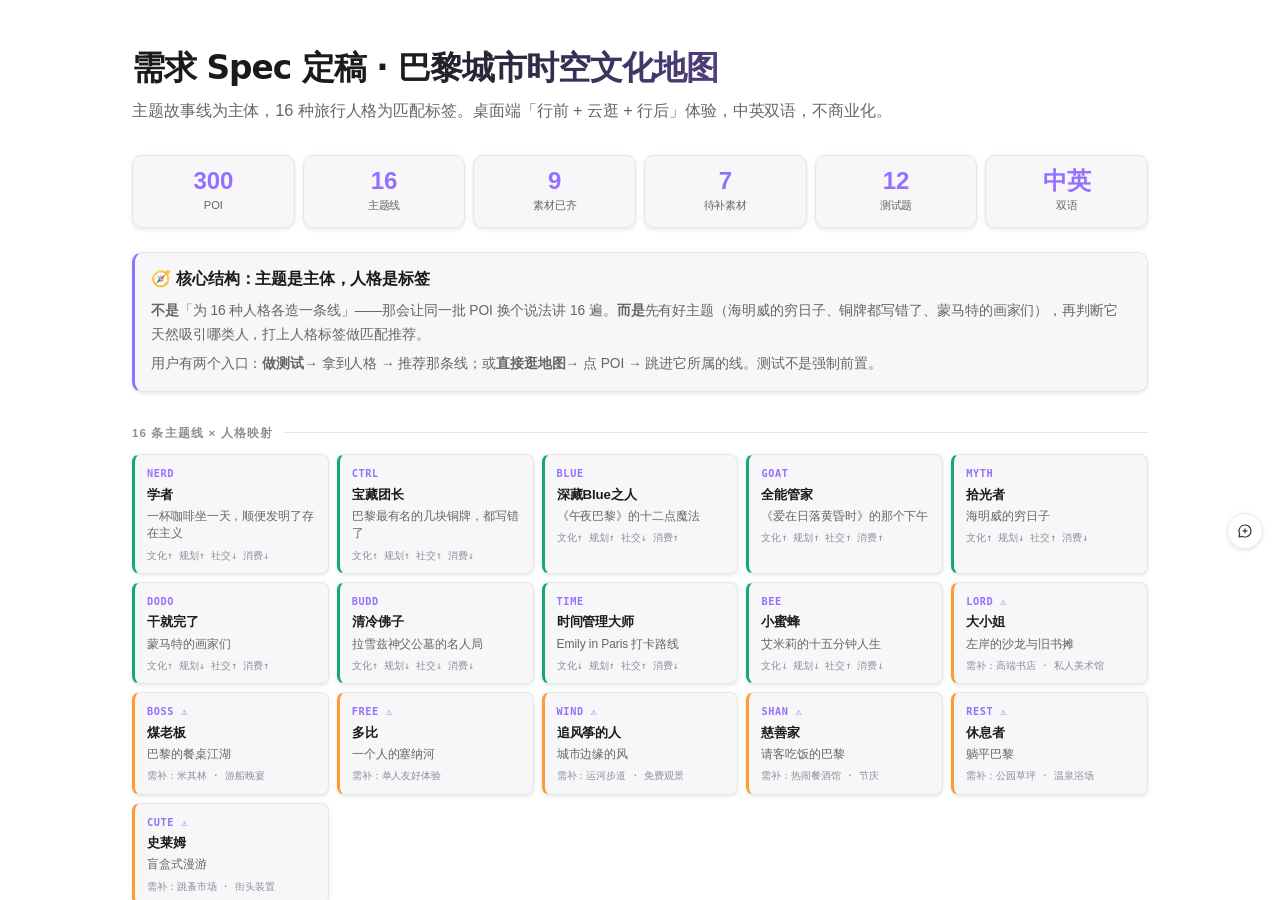
<file: canvas/spec-final.html>
<!DOCTYPE html>
<html lang="zh-CN" data-theme="light">
<head>
  <meta charset="utf-8">
  <meta name="viewport" content="width=device-width, initial-scale=1">
  <title>Flux Brainstorming</title>
  <style>
    /* ─────────────────────────────────────────────────────────────
       Flux Design Token System
       基于 Flux 官方 Design Spec，使用 --f-* 前缀命名。
       默认 light 主题，通过 data-theme="dark" 切换深色模式。
       通过宿主 IframeBox 的 postMessage(ENV_UPDATE) 自动同步主题和语言。
       ───────────────────────────────────────────────────────────── */

    :root {
      /* ── 字体族 ── */
      --f-font-family-zh: 'PingFang SC', 'Noto Sans SC', 'Hiragino Sans GB', 'Helvetica Neue', Arial, sans-serif;
      --f-font-family-en: 'SF Pro Text', -apple-system, BlinkMacSystemFont, 'Segoe UI', sans-serif;
      --f-font-family-code: 'JetBrains Mono', 'SF Mono', 'Menlo', 'Consolas', monospace;
      --f-font-family-display: 'PingFang SC', 'Noto Sans SC', 'SF Pro Display', 'Inter', system-ui, sans-serif;

      --f-font-weight-regular: 400;
      --f-font-weight-medium: 500;
      --f-font-weight-semibold: 600;
      --f-font-weight-bold: 700;
      --f-font-weight-code: 450;

      /* ── 间距 ── */
      --f-spacer-0: 0px;
      --f-spacer-4: 4px;
      --f-spacer-6: 6px;
      --f-spacer-8: 8px;
      --f-spacer-12: 12px;
      --f-spacer-16: 16px;
      --f-spacer-24: 24px;
      --f-spacer-32: 32px;
      --f-spacer-40: 40px;

      /* ── 圆角 ── */
      --f-radius-2: 2px;
      --f-radius-4: 4px;
      --f-radius-6: 6px;
      --f-radius-8: 8px;
      --f-radius-10: 10px;
      --f-radius-full: 9999px;

      /* ── 动效 ── */
      --f-ease-out: cubic-bezier(0.22, 1, 0.36, 1);
      --f-ease-in-out: cubic-bezier(0.65, 0, 0.35, 1);
      --f-dur-fast: 120ms;
      --f-dur-base: 200ms;
      --f-dur-slow: 320ms;
    }

    /* ── Dark 主题（默认） ── */
    :root,
    [data-theme="dark"] {
      --f-bg-bg-base-default: #202328;
      --f-bg-bg-base-secondary: #141517;
      --f-bg-bg-base-tertiary: #212225;
      --f-bg-bg-overlay-l1: #e0e6f20a;
      --f-bg-bg-overlay-l2: #e0e6f20f;
      --f-bg-bg-overlay-l3: #e0e6f214;
      --f-bg-bg-overlay-l4: #e0e6f21f;
      --f-bg-bg-menu: #202123;
      --f-bg-bg-brand: #62cbff;
      --f-bg-bg-brand-hover: #34b3f2;
      --f-bg-bg-brand-sub: #1577f9;
      --f-bg-bg-invert: #dadde5;

      --f-text-text-default: #eeeeee;
      --f-text-text-secondary: #9599a6;
      --f-text-text-tertiary: #666b75;
      --f-text-text-disabled: #555a63;
      --f-text-text-brand: #25b6ff;
      --f-text-text-onbrand: #0c0c0d;

      --f-icon-icon-default: #dadce1;
      --f-icon-icon-secondary: #9599a6;
      --f-icon-icon-tertiary: #666b75;
      --f-icon-icon-brand: #25b6ff;

      --f-border-border-neutral-l1: #242428;
      --f-border-border-neutral-l2: #303135;
      --f-border-border-neutral-l3: #39393e;
      --f-border-border-brand: #25b6ff;
      --f-border-border-brand-sub: #1577f9;

      --f-accent-accent-teal: #2dd288;
      --f-accent-accent-coral: #ff9392;
      --f-accent-accent-amber: #dcb364;
      --f-accent-accent-cyan: #04cbe5;
      --f-accent-accent-blue: #7bb8ff;
      --f-accent-accent-magenta: #ec93ff;
      --f-accent-accent-violet: #bfa5ff;

      --f-status-success-default: #33c192;
      --f-status-alert-default: #e9b721;
      --f-status-warning-default: #f38612;
      --f-status-error-default: #f65a5a;
      --f-status-primary-default: #387bff;

      --f-tag-tag-blue-text: #68b1ee;
      --f-tag-tag-blue-bg: #6dbdff33;
      --f-tag-tag-blue-border: #6dbdff4d;
      --f-tag-tag-green-text: #61c490;
      --f-tag-tag-green-bg: #60dc9a33;
      --f-tag-tag-green-border: #60dc9a4d;
      --f-tag-tag-red-text: #f07676;
      --f-tag-tag-red-bg: #f7606029;
      --f-tag-tag-red-border: #f760604d;
      --f-tag-tag-purple-text: #a291f0;
      --f-tag-tag-purple-bg: #a48fff1f;
      --f-tag-tag-purple-border: #a48fff4d;

      --f-shadow-elevation-100:
        0 0.5px 0 0 rgba(255, 255, 255, 0.06) inset,
        0 0.5px 0 0 rgba(255, 255, 255, 0.06),
        0 2px 6px 0 rgba(0, 0, 0, 0.2);
      --f-shadow-elevation-200:
        0 0.5px 0 0 rgba(255, 255, 255, 0.06) inset,
        0 4px 8px 0 rgba(0, 0, 0, 0.3);
      --f-shadow-elevation-300:
        0 0.5px 0 0 rgba(255, 255, 255, 0.08) inset,
        0 6px 12px 0 rgba(0, 0, 0, 0.4);
    }

    /* ── Light 主题 ── */
    [data-theme="light"] {
      --f-bg-bg-base-default: #f7f7f9;
      --f-bg-bg-base-secondary: #ffffff;
      --f-bg-bg-base-tertiary: #ecedf1;
      --f-bg-bg-overlay-l1: #8888880f;
      --f-bg-bg-overlay-l2: #8888881a;
      --f-bg-bg-overlay-l3: #88888824;
      --f-bg-bg-overlay-l4: #88888833;
      --f-bg-bg-menu: #ffffff;
      --f-bg-bg-brand: #58c7ff;
      --f-bg-bg-brand-hover: #7dd4ff;
      --f-bg-bg-brand-sub: #4495ff;
      --f-bg-bg-invert: #36393d;

      --f-text-text-default: #1a1a1a;
      --f-text-text-secondary: #666666;
      --f-text-text-tertiary: #8a9096;
      --f-text-text-disabled: #b2b2b2;
      --f-text-text-brand: #009ce9;
      --f-text-text-onbrand: #090a0b;

      --f-icon-icon-default: #31353a;
      --f-icon-icon-secondary: #5b6066;
      --f-icon-icon-tertiary: #8a9096;
      --f-icon-icon-brand: #58c7ff;

      --f-border-border-neutral-l1: #e9eaed;
      --f-border-border-neutral-l2: #e4e6e8;
      --f-border-border-neutral-l3: #dfdfe0;
      --f-border-border-brand: #58c7ff;
      --f-border-border-brand-sub: #4495ff;

      --f-accent-accent-teal: #00b983;
      --f-accent-accent-coral: #ff6b45;
      --f-accent-accent-amber: #f2a90c;
      --f-accent-accent-cyan: #00b6f5;
      --f-accent-accent-blue: #3f85ff;
      --f-accent-accent-magenta: #f53cff;
      --f-accent-accent-violet: #9570ff;

      --f-status-success-default: #15a877;
      --f-status-alert-default: #fec700;
      --f-status-warning-default: #ff9b36;
      --f-status-error-default: #fa5246;
      --f-status-primary-default: #2f74ff;

      --f-tag-tag-blue-text: #4999e3;
      --f-tag-tag-blue-bg: #389efe1f;
      --f-tag-tag-blue-border: #389efe4d;
      --f-tag-tag-green-text: #32a767;
      --f-tag-tag-green-bg: #3ab6721f;
      --f-tag-tag-green-border: #3ab6724d;
      --f-tag-tag-red-text: #dc5353;
      --f-tag-tag-red-bg: #ff3e3e1f;
      --f-tag-tag-red-border: #ff3e3e47;
      --f-tag-tag-purple-text: #735ed3;
      --f-tag-tag-purple-bg: #8b71ff1f;
      --f-tag-tag-purple-border: #8b71ff3d;

      --f-shadow-elevation-100:
        0 0 6px 0 rgba(93, 113, 121, 0.06),
        0 2px 3px 0 rgba(93, 113, 121, 0.1);
      --f-shadow-elevation-200:
        0 2px 6px 0 rgba(93, 113, 121, 0.08),
        0 2px 12px 0 rgba(93, 113, 121, 0.14);
      --f-shadow-elevation-300:
        0 0 2px 0 rgba(93, 113, 121, 0.16),
        0 4px 12px 0 rgba(93, 113, 121, 0.12),
        0 6px 20px 0 rgba(174, 185, 189, 0.2);
    }

    /* ─────────────────────────────────────────────────────────────
       Semantic Aliases — 向后兼容 + fragment 作者快捷引用
       将 Flux 官方 token 映射为更简短的语义别名。
       fragment <style> 块中可使用这些别名覆盖。
       ───────────────────────────────────────────────────────────── */
    :root,
    [data-theme="dark"],
    [data-theme="light"] {
      --bg-app:          var(--f-bg-bg-base-secondary);
      --bg-surface:      var(--f-bg-bg-base-default);
      --bg-subtle:       var(--f-bg-bg-base-tertiary);
      --bg-muted:        var(--f-bg-bg-overlay-l2);
      --border:          var(--f-border-border-neutral-l2);
      --border-strong:   var(--f-border-border-neutral-l3);
      --text-primary:    var(--f-text-text-default);
      --text-secondary:  var(--f-text-text-secondary);
      --text-tertiary:   var(--f-text-text-tertiary);
      --accent:          var(--f-bg-bg-brand);
      --accent-soft:     var(--f-bg-bg-overlay-l3);
      --accent-strong:   var(--f-bg-bg-brand-hover);
      --success:         var(--f-status-success-default);
      --warning:         var(--f-status-warning-default);
      --error:           var(--f-status-error-default);
      --selected-bg:     var(--f-bg-bg-overlay-l3);
      --selected-border: var(--f-border-border-brand);
      --selected-ring:   rgba(37, 182, 255, 0.22);

      --font-display:    var(--f-font-family-display);
      --font-body:       var(--f-font-family-zh);
      --font-mono:       var(--f-font-family-code);

      --radius-xs:       var(--f-radius-6);
      --radius-sm:       var(--f-radius-8);
      --radius-md:       var(--f-radius-10);
      --radius-lg:       18px;
      --radius-xl:       24px;
      --radius-pill:     var(--f-radius-full);

      --shadow-1:        var(--f-shadow-elevation-100);
      --shadow-2:        var(--f-shadow-elevation-200);
      --shadow-3:        var(--f-shadow-elevation-300);
      --shadow-focus:    0 0 0 4px var(--selected-ring);

      --space-1: 0.25rem;
      --space-2: 0.5rem;
      --space-3: 0.75rem;
      --space-4: 1rem;
      --space-5: 1.5rem;
      --space-6: 2rem;
      --space-7: 3rem;
      --space-8: 4rem;

      --ease-out:        var(--f-ease-out);
      --ease-in-out:     var(--f-ease-in-out);
      --dur-fast:        var(--f-dur-fast);
      --dur-base:        var(--f-dur-base);
      --dur-slow:        var(--f-dur-slow);
    }

    /* ── Light 别名覆盖（selected-ring 需要跟随主题变化） ── */
    [data-theme="light"] {
      --selected-ring: rgba(0, 156, 233, 0.18);
    }

    /* ── 字体族切换：英文通过 lang 属性 ── */
    html[lang="en"],
    html[lang^="en-"] {
      --font-body: var(--f-font-family-en);
      --font-display: var(--f-font-family-en);
    }

    /* ─────────────────────────────────────────────────────────────
       Reset & base
       ───────────────────────────────────────────────────────────── */
    *, *::before, *::after { box-sizing: border-box; margin: 0; padding: 0; }
    html, body { height: 100%; overflow: hidden; }

    body {
      font-family: var(--font-body);
      background: var(--bg-app);
      color: var(--text-primary);
      display: flex;
      flex-direction: column;
      line-height: 1.6;
      font-size: 15px;
      letter-spacing: -0.005em;
      -webkit-font-smoothing: antialiased;
      -moz-osx-font-smoothing: grayscale;
      text-rendering: optimizeLegibility;
    }

    ::selection { background: var(--accent-soft); color: var(--accent-strong); }

    /* ─────────────────────────────────────────────────────────────
       Layout chrome (header / main / indicator)
       ───────────────────────────────────────────────────────────── */
    .header {
      background: var(--bg-surface);
      padding: var(--space-3) var(--space-6);
      display: flex;
      justify-content: space-between;
      align-items: center;
      border-bottom: 1px solid var(--border);
      flex-shrink: 0;
      backdrop-filter: saturate(1.2);
    }
    .header h1 {
      font-size: 0.85rem;
      font-weight: 600;
      color: var(--text-secondary);
      letter-spacing: 0.02em;
    }
    .header .status {
      font-size: 0.72rem;
      color: var(--success);
      display: flex;
      align-items: center;
      gap: 0.45rem;
      font-weight: 500;
    }
    .header .status::before {
      content: '';
      width: 7px; height: 7px;
      background: var(--success);
      border-radius: 50%;
      box-shadow: 0 0 0 3px rgba(51, 193, 146, 0.18);
    }

    .main { flex: 1; overflow-y: auto; scroll-behavior: smooth; }
    .main::-webkit-scrollbar { width: 10px; height: 10px; }
    .main::-webkit-scrollbar-track { background: transparent; }
    .main::-webkit-scrollbar-thumb {
      background: var(--border-strong);
      border-radius: var(--radius-pill);
      border: 2px solid var(--bg-app);
    }
    .main::-webkit-scrollbar-thumb:hover { background: var(--text-tertiary); }

    #claude-content {
      padding: var(--space-7) var(--space-6);
      min-height: 100%;
      max-width: 1080px;
      margin: 0 auto;
    }

    .content-section {
      display: none;
      animation: fadeInUp var(--dur-slow) var(--ease-out);
    }
    .content-section.active { display: block; }

    @keyframes fadeInUp {
      from { opacity: 0; transform: translateY(8px); }
      to   { opacity: 1; transform: translateY(0); }
    }

    .indicator-bar {
      background: var(--bg-surface);
      border-top: 1px solid var(--border);
      padding: var(--space-3) var(--space-6);
      flex-shrink: 0;
      text-align: center;
      display: flex;
      align-items: center;
      justify-content: center;
      gap: var(--space-4);
    }
    .indicator-bar span {
      font-size: 0.78rem;
      color: var(--text-secondary);
    }
    .indicator-bar .selected-text {
      color: var(--accent);
      font-weight: 600;
    }

    #nav-btn-up, #nav-btn-down {
      width: 28px; height: 28px;
      border: 1px solid var(--border);
      background: var(--bg-surface);
      color: var(--text-secondary);
      border-radius: var(--radius-sm);
      cursor: pointer;
      font-size: 14px;
      line-height: 1;
      transition: all var(--dur-fast) var(--ease-out);
    }
    #nav-btn-up:hover:not(:disabled),
    #nav-btn-down:hover:not(:disabled) {
      border-color: var(--accent);
      color: var(--accent);
      transform: translateY(-1px);
    }
    #nav-btn-up:disabled, #nav-btn-down:disabled { opacity: 0.35; cursor: not-allowed; }
    #nav-page-count {
      font-family: var(--font-mono);
      font-size: 0.72rem;
      color: var(--text-tertiary);
      min-width: 2.5rem;
    }

    /* ─────────────────────────────────────────────────────────────
       Typography
       ───────────────────────────────────────────────────────────── */
    h1, h2, h3, h4, h5 {
      font-family: var(--font-display);
      color: var(--text-primary);
      line-height: 1.25;
    }
    h2 {
      font-size: 2rem;
      font-weight: 700;
      letter-spacing: -0.02em;
      margin-bottom: var(--space-2);
    }
    h3 {
      font-size: 1.1rem;
      font-weight: 600;
      letter-spacing: -0.01em;
      margin-bottom: var(--space-1);
    }
    h4 {
      font-size: 0.95rem;
      font-weight: 600;
      margin-bottom: var(--space-2);
    }
    p { color: var(--text-primary); }

    .subtitle {
      color: var(--text-secondary);
      font-size: 1.02rem;
      margin-bottom: var(--space-6);
    }

    .section { margin-bottom: var(--space-6); }
    .label {
      display: inline-block;
      font-size: 0.68rem;
      color: var(--text-secondary);
      text-transform: uppercase;
      letter-spacing: 0.08em;
      font-weight: 600;
      margin-bottom: var(--space-2);
      padding: 2px 8px;
      background: var(--bg-subtle);
      border-radius: var(--radius-xs);
    }

    code {
      font-family: var(--font-mono);
      font-size: 0.88em;
      background: var(--bg-subtle);
      padding: 0.15em 0.4em;
      border-radius: var(--radius-xs);
      color: var(--accent-strong);
    }
    pre {
      font-family: var(--font-mono);
      font-size: 0.85rem;
      background: var(--bg-subtle);
      border: 1px solid var(--border);
      border-radius: var(--radius-md);
      padding: var(--space-4);
      overflow-x: auto;
      margin-bottom: var(--space-4);
    }
    pre code { background: none; padding: 0; color: inherit; }

    /* ─────────────────────────────────────────────────────────────
       Options (A/B/C choice cards)
       ───────────────────────────────────────────────────────────── */
    .options {
      display: flex;
      flex-direction: column;
      gap: var(--space-3);
    }
    .option {
      position: relative;
      background: var(--bg-surface);
      border: 1px solid transparent;
      border-radius: var(--radius-md);
      padding: var(--space-4) var(--space-5);
      cursor: pointer;
      transition: border-color var(--dur-fast) var(--ease-out),
                  transform var(--dur-fast) var(--ease-out),
                  box-shadow var(--dur-base) var(--ease-out),
                  background var(--dur-fast) var(--ease-out);
      display: flex;
      align-items: flex-start;
      gap: var(--space-4);
    }
    .option:hover {
      border-color: var(--border-strong);
      transform: translateY(-1px);
      box-shadow: var(--shadow-2);
    }
    .option.selected {
      background: var(--selected-bg);
      border-color: var(--selected-border);
      box-shadow: var(--shadow-focus), var(--shadow-2);
    }
    .option .letter {
      background: var(--bg-muted);
      color: var(--text-secondary);
      width: 2rem; height: 2rem;
      border-radius: var(--radius-sm);
      display: flex; align-items: center; justify-content: center;
      font-family: var(--font-display);
      font-weight: 700;
      font-size: 0.9rem;
      flex-shrink: 0;
      transition: all var(--dur-base) var(--ease-out);
    }
    .option.selected .letter {
      background: var(--accent);
      color: var(--f-text-text-onbrand);
      transform: scale(1.05);
    }
    .option .content { flex: 1; min-width: 0; }
    .option .content h3 {
      font-size: 1rem;
      margin-bottom: var(--space-1);
    }
    .option .content p {
      color: var(--text-secondary);
      font-size: 0.9rem;
      margin: 0;
    }

    /* ─────────────────────────────────────────────────────────────
       Cards (visual design options)
       ───────────────────────────────────────────────────────────── */
    .cards {
      display: grid;
      grid-template-columns: repeat(auto-fit, minmax(280px, 1fr));
      gap: var(--space-5);
    }
    .card {
      background: var(--bg-surface);
      border: 1px solid transparent;
      border-radius: var(--radius-lg);
      overflow: hidden;
      cursor: pointer;
      transition: transform var(--dur-base) var(--ease-out),
                  box-shadow var(--dur-base) var(--ease-out),
                  border-color var(--dur-fast) var(--ease-out);
      display: flex;
      flex-direction: column;
    }
    .card:hover {
      border-color: var(--border-strong);
      transform: translateY(-3px);
      box-shadow: var(--shadow-3);
    }
    .card.selected {
      border-color: var(--selected-border);
      box-shadow: var(--shadow-focus), var(--shadow-3);
    }
    .card-image {
      background:
        linear-gradient(135deg, var(--bg-subtle) 0%, var(--bg-muted) 100%);
      aspect-ratio: 16 / 10;
      display: flex;
      align-items: center;
      justify-content: center;
      overflow: hidden;
      position: relative;
    }
    .card-body { padding: var(--space-5); }
    .card-body h3 { margin-bottom: var(--space-1); }
    .card-body p { color: var(--text-secondary); font-size: 0.9rem; }

    /* ─────────────────────────────────────────────────────────────
       Mockup containers
       ───────────────────────────────────────────────────────────── */
    .mockup {
      background: var(--bg-surface);
      border: 1px solid var(--border);
      border-radius: var(--radius-lg);
      overflow: hidden;
      margin-bottom: var(--space-5);
      box-shadow: var(--shadow-2);
    }
    .mockup-header {
      background: var(--bg-subtle);
      padding: var(--space-2) var(--space-4);
      font-size: 0.75rem;
      color: var(--text-secondary);
      border-bottom: 1px solid var(--border);
      font-weight: 500;
      display: flex;
      align-items: center;
      gap: var(--space-2);
    }
    .mockup-header::before {
      content: '';
      width: 8px; height: 8px;
      border-radius: 50%;
      background: var(--border-strong);
      box-shadow: 14px 0 0 var(--border-strong), 28px 0 0 var(--border-strong);
      margin-right: 28px;
    }
    .mockup-body { padding: var(--space-5); }

    .mobile-mockup {
      max-width: 375px;
      margin: 0 auto var(--space-5) auto;
      border: 10px solid var(--f-bg-bg-base-secondary);
      border-radius: 40px;
      overflow: hidden;
      background: var(--bg-surface);
      box-shadow: var(--shadow-3);
      position: relative;
    }
    .mobile-mockup::before {
      content: '';
      position: absolute;
      top: 10px; left: 50%;
      transform: translateX(-50%);
      width: 110px; height: 22px;
      background: var(--f-bg-bg-base-secondary);
      border-radius: 0 0 14px 14px;
      z-index: 2;
    }
    .mobile-mockup .mockup-header {
      background: var(--bg-subtle);
      padding: var(--space-4) var(--space-3) var(--space-2);
      text-align: center;
      font-size: 0.78rem;
      font-weight: 600;
      color: var(--text-primary);
      border-bottom: 1px solid var(--border);
    }
    .mobile-mockup .mockup-header::before { display: none; }
    .mobile-mockup .mockup-body {
      min-height: 600px;
      padding: var(--space-5);
      position: relative;
    }

    /* ─────────────────────────────────────────────────────────────
       Layout utilities
       ───────────────────────────────────────────────────────────── */
    .split {
      display: grid;
      grid-template-columns: 1fr 1fr;
      gap: var(--space-5);
    }
    @media (max-width: 800px) { .split { grid-template-columns: 1fr; } }

    .pros-cons {
      display: grid;
      grid-template-columns: 1fr 1fr;
      gap: var(--space-4);
      margin: var(--space-4) 0;
    }
    .pros, .cons {
      background: var(--bg-surface);
      border-radius: var(--radius-md);
      padding: var(--space-4);
    }
    .pros h4 {
      color: var(--success);
      font-size: 0.78rem;
      text-transform: uppercase;
      letter-spacing: 0.06em;
      margin-bottom: var(--space-3);
      display: flex;
      align-items: center;
      gap: var(--space-2);
    }
    .cons h4 {
      color: var(--error);
      font-size: 0.78rem;
      text-transform: uppercase;
      letter-spacing: 0.06em;
      margin-bottom: var(--space-3);
      display: flex;
      align-items: center;
      gap: var(--space-2);
    }
    .pros h4::before { content: '✓'; font-size: 1rem; }
    .cons h4::before { content: '✗'; font-size: 1rem; }
    .pros ul, .cons ul {
      margin-left: 1.1rem;
      font-size: 0.9rem;
      color: var(--text-secondary);
    }
    .pros li, .cons li { margin-bottom: var(--space-1); }

    /* ─────────────────────────────────────────────────────────────
       Generic elements
       ───────────────────────────────────────────────────────────── */
    table {
      width: 100%;
      border-collapse: collapse;
      margin-bottom: var(--space-5);
      font-size: 0.9rem;
      background: var(--bg-surface);
      border-radius: var(--radius-md);
      overflow: hidden;
    }
    th, td {
      border-bottom: 1px solid var(--border);
      padding: var(--space-3) var(--space-4);
      text-align: left;
    }
    tr:last-child td { border-bottom: none; }
    th {
      background: var(--bg-subtle);
      font-weight: 600;
      color: var(--text-secondary);
      font-size: 0.78rem;
      text-transform: uppercase;
      letter-spacing: 0.05em;
    }
    tr:hover td { background: var(--bg-subtle); }

    ul, ol { padding-left: 1.4rem; margin-bottom: var(--space-4); }
    li { margin-bottom: var(--space-1); }

    a {
      color: var(--f-text-text-brand);
      text-decoration: none;
      border-bottom: 1px solid transparent;
      transition: border-color var(--dur-fast);
    }
    a:hover { border-bottom-color: var(--f-text-text-brand); }

    hr {
      border: none;
      border-top: 1px solid var(--border);
      margin: var(--space-6) 0;
    }

    /* ─────────────────────────────────────────────────────────────
       Wireframe / placeholder
       ───────────────────────────────────────────────────────────── */
    .placeholder {
      background: linear-gradient(
        90deg,
        var(--bg-subtle) 0%,
        var(--bg-muted) 50%,
        var(--bg-subtle) 100%
      );
      background-size: 200% 100%;
      animation: shimmer 2s linear infinite;
      border-radius: var(--radius-md);
      padding: var(--space-6);
      text-align: center;
      color: var(--text-tertiary);
      font-size: 0.85rem;
    }
    @keyframes shimmer {
      0% { background-position: 200% 0; }
      100% { background-position: -200% 0; }
    }

    .mock-nav {
      background: linear-gradient(135deg, var(--accent) 0%, var(--accent-strong) 100%);
      color: var(--f-text-text-onbrand);
      padding: var(--space-3) var(--space-5);
      display: flex;
      gap: var(--space-5);
      font-size: 0.9rem;
      font-weight: 500;
      border-radius: var(--radius-sm) var(--radius-sm) 0 0;
    }
    .mock-sidebar {
      background: var(--bg-subtle);
      padding: var(--space-4);
      min-width: 200px;
      border-right: 1px solid var(--border);
      font-size: 0.88rem;
      color: var(--text-secondary);
    }
    .mock-content {
      padding: var(--space-5);
      flex: 1;
      min-width: 0;
    }
    .mock-button {
      background: var(--accent);
      color: var(--f-text-text-onbrand);
      border: none;
      padding: var(--space-2) var(--space-4);
      border-radius: var(--radius-sm);
      font-size: 0.88rem;
      font-weight: 500;
      cursor: pointer;
      transition: all var(--dur-fast) var(--ease-out);
      box-shadow: var(--shadow-1);
    }
    .mock-button:hover {
      background: var(--accent-strong);
      transform: translateY(-1px);
      box-shadow: var(--shadow-2);
    }
    .mock-input {
      background: var(--bg-surface);
      border: 1px solid var(--border);
      border-radius: var(--radius-sm);
      padding: var(--space-2) var(--space-3);
      width: 100%;
      font-family: inherit;
      font-size: 0.9rem;
      color: var(--text-primary);
      transition: border-color var(--dur-fast), box-shadow var(--dur-fast);
    }
    .mock-input:focus {
      outline: none;
      border-color: var(--f-border-border-brand);
      box-shadow: var(--shadow-focus);
    }

    /* ─────────────────────────────────────────────────────────────
       Flux Tag styles
       ───────────────────────────────────────────────────────────── */
    .flux-tag {
      display: inline-block;
      padding: 2px 8px;
      border-radius: var(--f-radius-4);
      font-size: 12px;
      line-height: 18px;
      border: 1px solid;
    }
    .flux-tag-blue { color: var(--f-tag-tag-blue-text); background: var(--f-tag-tag-blue-bg); border-color: var(--f-tag-tag-blue-border); }
    .flux-tag-green { color: var(--f-tag-tag-green-text); background: var(--f-tag-tag-green-bg); border-color: var(--f-tag-tag-green-border); }
    .flux-tag-red { color: var(--f-tag-tag-red-text); background: var(--f-tag-tag-red-bg); border-color: var(--f-tag-tag-red-border); }
    .flux-tag-purple { color: var(--f-tag-tag-purple-text); background: var(--f-tag-tag-purple-bg); border-color: var(--f-tag-tag-purple-border); }

    /* ─────────────────────────────────────────────────────────────
       Utility classes
       ───────────────────────────────────────────────────────────── */
    .badge {
      display: inline-flex;
      align-items: center;
      gap: 0.3rem;
      padding: 0.2rem 0.6rem;
      background: var(--accent-soft);
      color: var(--accent);
      border-radius: var(--radius-pill);
      font-size: 0.72rem;
      font-weight: 600;
      letter-spacing: 0.02em;
    }
    .stack-sm > * + * { margin-top: var(--space-2); }
    .stack-md > * + * { margin-top: var(--space-4); }
    .stack-lg > * + * { margin-top: var(--space-6); }
    .text-muted { color: var(--text-secondary); }
    .text-subtle { color: var(--text-tertiary); }
    .surface {
      background: var(--bg-surface);
      border-radius: var(--radius-md);
      padding: var(--space-5);
    }

    /* Reduce motion */
    @media (prefers-reduced-motion: reduce) {
      *, *::before, *::after {
        animation-duration: 0.01ms !important;
        transition-duration: 0.01ms !important;
      }
    }

    /* FROZEN — 协议见 visual-companion.md */
.mc-footer {
  position: fixed;
  left: 0;
  right: 0;
  bottom: 0;
  z-index: 1000;
  display: flex;
  align-items: center;
  justify-content: space-between;
  height: 48px;
  padding: 0 20px;
  background-color: var(--f-bg-bg-menu);
}

/* 覆盖 inline hidden 的隐藏方式，确保 display 与 flex 切换可控 */
.mc-footer[hidden] {
  display: none;
}

.mc-footer-info {
  display: flex;
  align-items: center;
  font-size: 14px;
  line-height: 22px;
  font-weight: var(--f-font-weight-regular);
  color: var(--f-text-text-secondary);
}

.mc-footer-count {
  color: var(--f-text-text-default);
  font-size: 16px;
  line-height: 24px;
  font-weight: var(--f-font-weight-semibold);
  margin: 0;
}

/* 计数区：组内数字与文案 4px，两组之间 12px（设计稿 node 340-18924） */
.mc-footer-default {
  display: inline-flex;
  align-items: center;
  gap: var(--f-spacer-12);
}
.mc-footer-stat,
.mc-footer-annos {
  display: inline-flex;
  align-items: center;
  gap: var(--f-spacer-4);
}
.mc-footer-annos[hidden] {
  display: none;
}
.mc-footer-anno-count {
  color: var(--f-text-text-default);
  font-size: 16px;
  line-height: 24px;
  font-weight: var(--f-font-weight-semibold);
  margin: 0;
}

/* 默认态 / 批注态 文案切换：默认只显示 default，批注态只显示 annotating */
.mc-footer-annotating {
  display: none;
}
body.mc-anno-active .mc-footer-default {
  display: none;
}
body.mc-anno-active .mc-footer-annotating[data-lang='zh'] {
  display: inline;
}
html[lang='en'] body.mc-anno-active .mc-footer-annotating[data-lang='zh'],
html[lang^='en-'] body.mc-anno-active .mc-footer-annotating[data-lang='zh'] {
  display: none;
}
html[lang='en'] body.mc-anno-active .mc-footer-annotating[data-lang='en'],
html[lang^='en-'] body.mc-anno-active .mc-footer-annotating[data-lang='en'] {
  display: inline;
}

.mc-footer-actions {
  position: relative;
  display: flex;
  align-items: center;
  gap: var(--f-spacer-8);
}

.mc-footer-submit-tip {
  position: absolute;
  right: 0;
  bottom: calc(100% + 8px);
  display: none;
  padding: 7px var(--f-spacer-8);
  border: 1px solid var(--f-border-border-neutral-l1);
  border-radius: var(--f-radius-8);
  background-color: var(--f-bg-bg-base-secondary);
  color: var(--f-text-text-default);
  box-shadow: var(--f-shadow-elevation-100);
  font-size: 12px;
  line-height: 18px;
  white-space: nowrap;
  pointer-events: none;
}
body.mc-anno-active .mc-footer-actions:hover .mc-footer-submit-tip,
body.mc-anno-active .mc-footer-actions:focus-within .mc-footer-submit-tip {
  display: block;
}

.mc-footer-submit {
  display: inline-flex;
  align-items: center;
  justify-content: center;
  gap: var(--f-spacer-4);
  height: 32px;
  padding: 0 var(--f-spacer-16);
  border: none;
  border-radius: 8px;
  background-color: var(--f-bg-bg-invert);
  color: var(--f-bg-bg-base-secondary);
  font-family: inherit;
  font-size: 14px;
  line-height: 1;
  font-weight: var(--f-font-weight-semibold);
  cursor: pointer;
  transition:
    background-color 0.15s ease,
    opacity 0.15s ease;
}

.mc-footer-submit:hover:not(:disabled) {
  opacity: 0.85;
}

.mc-footer-submit:active:not(:disabled) {
  opacity: 0.7;
}

.mc-footer-submit:disabled {
  opacity: 0.5;
  cursor: not-allowed;
}

.mc-footer-submit-arrow {
  display: inline-flex;
  align-items: center;
  font-size: 14px;
  line-height: 1;
}

body.has-mc-footer {
  padding-bottom: 48px;
}

[data-mc-toggle] {
  cursor: pointer;
  user-select: none;
}
[data-mc-toggle][aria-disabled='true'],
[data-mc-toggle][disabled] {
  cursor: not-allowed;
  opacity: 0.5;
}
[data-mc-toggle]:focus-visible {
  outline: 2px solid var(--f-border-border-brand);
  outline-offset: 2px;
}

.mc-footer [data-lang='en'] {
  display: none;
}
html[lang='en'] .mc-footer [data-lang='zh'],
html[lang^='en-'] .mc-footer [data-lang='zh'] {
  display: none;
}
html[lang='en'] .mc-footer [data-lang='en'],
html[lang^='en-'] .mc-footer [data-lang='en'] {
  display: inline;
}

/* ══════════════════════════════════════════════════════════════
   批注（Annotation）—— 见 visual-companion.md「批注模式」
   ══════════════════════════════════════════════════════════════ */

/* ── 右下角批注入口按钮（三态：默认 / 激活 / hover tooltip） ── */
.mc-anno-toggle {
  position: fixed;
  right: 17px;
  top: calc(50% + 63px); /* 与宿主分页器同轴，并保持设计稿标注的 12px 间距 */
  z-index: 1001;
  display: inline-flex;
  align-items: center;
  justify-content: center;
  width: 36px;
  height: 36px;
  box-sizing: border-box;
  padding: 2px;
  border: 1px solid var(--f-border-border-neutral-l1);
  border-radius: var(--f-radius-full);
  background-color: var(--f-bg-bg-base-secondary);
  color: var(--f-icon-icon-default);
  cursor: pointer;
  box-shadow: var(--f-shadow-elevation-100);
  transition:
    color var(--f-dur-fast) var(--f-ease-out),
    background-color var(--f-dur-fast) var(--f-ease-out),
    border-color var(--f-dur-fast) var(--f-ease-out);
}
.mc-anno-toggle[hidden] {
  display: none;
}
/* hover：overlay-l1 圆形底色，不带描边和阴影（设计稿 node 340-18284） */
.mc-anno-toggle:hover {
  background-color: var(--f-bg-bg-base-secondary);
  background-image: linear-gradient(
    var(--f-bg-bg-overlay-l1),
    var(--f-bg-bg-overlay-l1)
  );
  border-color: transparent;
  box-shadow: none;
}
/* 激活态：深色实心圆钮 + 反色图标（对齐设计稿 node 340-18441）。
   底色用 --f-bg-bg-invert，图标用 --f-bg-bg-base-secondary（与 invert 天然反色，
   亮/暗主题下均保证对比度）。 */
.mc-anno-toggle[aria-pressed='true'] {
  background-color: var(--f-bg-bg-invert);
  background-image: none;
  border-color: var(--f-bg-bg-invert);
  color: var(--f-bg-bg-base-secondary);
}
.mc-anno-toggle-icon {
  display: inline-flex;
  align-items: center;
  justify-content: center;
}
.mc-anno-toggle-icon svg {
  width: 16px;
  height: 16px;
}

/* 入口按钮左侧 tooltip（打开/关闭批注模式）——浅色（对齐设计稿 node 340-19418）：
   白底 + neutral-l1 描边 + text-default 深字 + radius-8 + 12/18 字 + 柔和阴影 */
.mc-anno-toggle-tip {
  position: absolute;
  right: calc(100% + 8px);
  top: 50%;
  transform: translateY(-50%);
  display: none;
  white-space: nowrap;
  padding: 7px var(--f-spacer-8);
  border-radius: var(--f-radius-8);
  background-color: var(--f-bg-bg-base-secondary);
  border: 1px solid var(--f-border-border-neutral-l1);
  color: var(--f-text-text-default);
  font-size: 12px;
  line-height: 18px;
  pointer-events: none;
  box-shadow: var(--f-shadow-elevation-100);
}
.mc-anno-toggle:hover .mc-anno-toggle-tip[data-lang='zh'] {
  display: inline-block;
}
/* tooltip 语言可见性（默认中文，英文环境切换） */
.mc-anno-toggle-tip[data-lang='en'] {
  display: none;
}
html[lang='en'] .mc-anno-toggle:hover .mc-anno-toggle-tip[data-lang='zh'],
html[lang^='en-'] .mc-anno-toggle:hover .mc-anno-toggle-tip[data-lang='zh'] {
  display: none;
}
html[lang='en'] .mc-anno-toggle:hover .mc-anno-toggle-tip[data-lang='en'],
html[lang^='en-'] .mc-anno-toggle:hover .mc-anno-toggle-tip[data-lang='en'] {
  display: inline-block;
}

/* ── 批注模式下的画布交互 ── */
/* 不可批注区域统一弱化，当前已选选项抬高到遮罩之上
   （设计稿 node 654-20188）。遮罩使用主题背景 token，同时适配明暗主题。 */
body.mc-anno-active::before {
  content: '';
  position: fixed;
  inset: 0;
  z-index: 900;
  background-color: var(--f-bg-bg-base-secondary);
  opacity: 0.5;
  pointer-events: none;
}
body.mc-anno-active #claude-content {
  pointer-events: none;
}
body.mc-anno-active .mc-anno-target {
  position: relative;
  z-index: 901;
  pointer-events: auto;
}

/* 自定义评论光标：完整复用设计稿 node 340-18345 导出的 SVG（含白色衬底与双层阴影）。
   ⚠️ CSS cursor 的 SVG data-uri 无法引用 --f-* 变量，图标颜色固定取设计稿中
   icon-default / icon-onaccent 的 light 色值；光标由系统层绘制，属 token 规则例外。 */
body.mc-anno-active .mc-anno-target {
  cursor:
    url('data:image/svg+xml;utf8,<svg xmlns="http://www.w3.org/2000/svg" width="39" height="39" viewBox="0 0 39 39" fill="none"><g filter="url(%23filter0_dd_340_18345)"><path d="M10.1584 23.5083C10.3054 23.8792 10.3381 24.2856 10.2524 24.6753L9.18736 27.9652C9.15305 28.1321 9.16192 28.3049 9.21314 28.4674C9.26436 28.6298 9.35622 28.7765 9.48003 28.8935C9.60383 29.0105 9.75547 29.0939 9.92056 29.1359C10.0857 29.1778 10.2587 29.1769 10.4234 29.1332L13.8364 28.1352C14.2041 28.0623 14.5849 28.0942 14.9354 28.2272C17.0707 29.2245 19.4897 29.4354 21.7655 28.823C24.0413 28.2105 26.0276 26.8139 27.374 24.8796C28.7205 22.9454 29.3405 20.5977 29.1246 18.2509C28.9088 15.904 27.871 13.7088 26.1944 12.0526C24.5178 10.3963 22.31 9.38542 19.9607 9.19828C17.6114 9.01114 15.2715 9.65976 13.3538 11.0297C11.4361 12.3997 10.0639 14.4029 9.47926 16.686C8.89462 18.969 9.13513 21.3852 10.1584 23.5083Z" fill="white"/><path d="M12.6276 10.0124C14.7849 8.47138 17.4174 7.74132 20.0602 7.95184C22.7031 8.16242 25.1868 9.30051 27.0729 11.1638C28.959 13.027 30.127 15.4963 30.3698 18.1364C30.6126 20.7765 29.9147 23.4175 28.4001 25.5934C26.8854 27.7695 24.6507 29.3409 22.0905 30.03C19.5565 30.712 16.8653 30.4847 14.4811 29.3923C14.3619 29.349 14.2341 29.3374 14.1091 29.3571L10.7741 30.3327C10.7641 30.3356 10.7539 30.3388 10.7438 30.3415C10.3735 30.4397 9.98429 30.4417 9.61296 30.3474C9.24165 30.253 8.90025 30.0655 8.62175 29.8024C8.34324 29.5392 8.13642 29.2089 8.02116 28.8434C7.90594 28.478 7.88541 28.0889 7.96257 27.7136L7.99773 27.5807L9.03679 24.3718C9.05911 24.2416 9.04775 24.1081 9.00163 23.9841C7.87731 21.6118 7.61661 18.9204 8.26823 16.3757C8.92598 13.8073 10.4703 11.5535 12.6276 10.0124Z" stroke="white" stroke-width="2.5" stroke-linecap="round" stroke-linejoin="round"/></g><path d="M10.1584 23.5083C10.3054 23.8792 10.3381 24.2856 10.2524 24.6753L9.18736 27.9652C9.15305 28.1321 9.16192 28.3049 9.21314 28.4674C9.26436 28.6298 9.35622 28.7765 9.48003 28.8935C9.60383 29.0105 9.75547 29.0939 9.92056 29.1359C10.0857 29.1778 10.2587 29.1769 10.4234 29.1332L13.8364 28.1352C14.2041 28.0623 14.5849 28.0942 14.9354 28.2272C17.0707 29.2245 19.4897 29.4354 21.7655 28.823C24.0413 28.2105 26.0276 26.8139 27.374 24.8796C28.7205 22.9454 29.3405 20.5977 29.1246 18.2509C28.9088 15.904 27.871 13.7088 26.1944 12.0526C24.5178 10.3963 22.31 9.38542 19.9607 9.19828C17.6114 9.01114 15.2715 9.65976 13.3538 11.0297C11.4361 12.3997 10.0639 14.4029 9.47926 16.686C8.89462 18.969 9.13513 21.3852 10.1584 23.5083Z" fill="white" stroke="%2331353A" stroke-width="2" stroke-linecap="round" stroke-linejoin="round"/><path d="M15.7858 19.1179H22.4525" stroke="%2331353A" stroke-width="2" stroke-linecap="round" stroke-linejoin="round"/><path d="M19.1178 15.7847V22.4514" stroke="%2331353A" stroke-width="2" stroke-linecap="round" stroke-linejoin="round"/><defs><filter id="filter0_dd_340_18345" x="4.76837e-06" y="2.00272e-05" width="38.3333" height="38.3333" filterUnits="userSpaceOnUse" color-interpolation-filters="sRGB"><feFlood flood-opacity="0" result="BackgroundImageFix"/><feColorMatrix in="SourceAlpha" type="matrix" values="0 0 0 0 0 0 0 0 0 0 0 0 0 0 0 0 0 0 127 0" result="hardAlpha"/><feOffset/><feGaussianBlur stdDeviation="3.33333"/><feComposite in2="hardAlpha" operator="out"/><feColorMatrix type="matrix" values="0 0 0 0 0.52549 0 0 0 0 0.541176 0 0 0 0 0.596078 0 0 0 0.08 0"/><feBlend mode="normal" in2="BackgroundImageFix" result="effect1_dropShadow_340_18345"/><feColorMatrix in="SourceAlpha" type="matrix" values="0 0 0 0 0 0 0 0 0 0 0 0 0 0 0 0 0 0 127 0" result="hardAlpha"/><feOffset dy="3.33333"/><feGaussianBlur stdDeviation="1.66667"/><feComposite in2="hardAlpha" operator="out"/><feColorMatrix type="matrix" values="0 0 0 0 0.525311 0 0 0 0 0.541465 0 0 0 0 0.595309 0 0 0 0.16 0"/><feBlend mode="normal" in2="effect1_dropShadow_340_18345" result="effect2_dropShadow_340_18345"/><feBlend mode="normal" in="SourceGraphic" in2="effect2_dropShadow_340_18345" result="shape"/></filter></defs></svg>')
      9 30,
    pointer;
}
/* 批注模式下：已带标记的 option 不再显示评论光标（仅标记可交互） */
body.mc-anno-active .mc-anno-has-marker {
  cursor: default;
}
/* 批注模式下的 hover 反馈：只高亮"当前会锚定的那个载体"（由 JS 打 .mc-anno-hover）。
   嵌套时内层载体优先，故仅内层亮、外层不亮，避免"内外层同时描边"的歧义。
   已带标记的载体不再提示。 */
body.mc-anno-active .mc-anno-hover:not(.mc-anno-has-marker) {
  outline: 2px dashed var(--f-border-border-brand);
  outline-offset: 2px;
  border-radius: var(--radius-sm);
}
/* 批注模式下未选项完全退出命中测试，仅保留当前选中项的批注交互 */
body.mc-anno-active .option:not(.selected),
body.mc-anno-active .card:not(.selected) {
  pointer-events: none;
  cursor: default;
}
/* 批注模式下抑制选项原有的 hover 位移 / 阴影反馈 */
body.mc-anno-active .option:hover,
body.mc-anno-active .card:hover {
  transform: none;
  box-shadow: none;
}

/* ── option 上的批注气泡标记 ── */
/* 承载标记的元素需建立定位上下文（.option 默认已 relative，.card 兜底）；
   .card 默认 overflow:hidden 会裁掉溢出的标记气泡，带标记时放开 */
.mc-anno-has-marker {
  position: relative;
}
.card.mc-anno-has-marker {
  overflow: visible;
}
.mc-anno-marker {
  position: absolute;
  top: -16px;
  right: 16px;
  z-index: 6;
  display: inline-flex;
  align-items: center;
  justify-content: center;
  width: 24px;
  height: 24px;
  border: none;
  border-radius: 0;
  background: transparent;
  color: var(--f-bg-bg-brand-sub);
  cursor: pointer;
  padding: 0;
  overflow: visible;
}
.mc-anno-marker.mc-anno-marker-positioned {
  right: auto;
  transform: translateY(-100%);
}
#claude-content .mc-anno-marker > svg {
  /* fragment 样式位于 mc-footer 之后；提高选择器优先级，并覆盖可能撑大图标的 min-width。 */
  flex: none;
  width: 34px;
  height: 34px;
  min-width: 34px;
  overflow: visible;
}

/* hover 标记时的内容浮层（只读预览）。
   浮层挂在 body 上、按视口坐标定位（body 不滚动，滚动发生在 .main） */
.mc-anno-preview {
  position: fixed;
  z-index: 1002;
  max-width: 280px;
  padding: 8px 12px;
  border-radius: var(--f-radius-8);
  background-color: var(--f-bg-bg-menu);
  color: var(--f-text-text-default);
  font-size: 13px;
  line-height: 20px;
  box-shadow: var(--f-shadow-elevation-200);
  border: 1px solid var(--f-border-border-neutral-l2);
  white-space: pre-wrap;
  word-break: break-word;
  pointer-events: none;
}
.mc-anno-preview[hidden] {
  display: none;
}

/* ── 添加 / 编辑评论弹窗 ── */
.mc-anno-popover {
  position: fixed;
  z-index: 1003;
  display: flex;
  flex-direction: column;
  align-items: flex-start;
  gap: var(--f-spacer-16);
  width: 360px;
  max-width: calc(100vw - 16px);
  padding: 12px;
  border-radius: var(--f-radius-8);
  background-color: var(--f-bg-bg-base-secondary);
  border: 1px solid var(--f-border-border-neutral-l1);
  box-shadow: var(--f-shadow-elevation-300);
}
.mc-anno-popover[hidden] {
  display: none;
}
.mc-anno-popover-head {
  display: flex;
  align-items: center;
  justify-content: space-between;
  width: 100%;
  min-height: 24px;
}
.mc-anno-popover-title {
  font-size: 14px;
  line-height: 22px;
  font-weight: var(--f-font-weight-semibold);
  color: var(--f-text-text-default);
}
.mc-anno-popover-close {
  display: inline-flex;
  align-items: center;
  justify-content: center;
  width: 24px;
  height: 24px;
  border: none;
  border-radius: var(--f-radius-6);
  background: transparent;
  color: var(--f-icon-icon-secondary);
  cursor: pointer;
}
.mc-anno-popover-close svg {
  width: 16px;
  height: 16px;
}
.mc-anno-popover-close:hover {
  background-color: var(--f-bg-bg-overlay-l2);
  color: var(--f-icon-icon-default);
}
/* 多行输入：最多展示 7 行(20px 行高 * 7 = 140px)，超出内部滚动，
   内容区最大高度 340px（含 padding），需求约定 */
.mc-anno-popover-input {
  display: block;
  width: 100%;
  min-height: 68px;
  max-height: 340px;
  box-sizing: border-box;
  padding: 8px 12px;
  border: 1px solid var(--f-border-border-neutral-l1);
  border-radius: var(--f-radius-8);
  background-color: var(--f-bg-bg-overlay-l1);
  color: var(--f-text-text-default);
  font-family: inherit;
  font-size: 13px;
  line-height: 20px;
  resize: none;
  overflow-y: auto;
}
.mc-anno-popover-input::placeholder {
  color: var(--f-text-text-tertiary);
}
.mc-anno-popover-input:focus {
  outline: none;
  border-color: var(--f-border-border-neutral-l1);
}
.mc-anno-popover-input::selection {
  color: var(--f-text-text-default);
  background-color: var(--f-tag-tag-blue-bg);
}
.mc-anno-popover-actions {
  display: flex;
  align-items: center;
  justify-content: flex-end;
  gap: var(--f-spacer-8);
  width: 100%;
  height: 28px;
}
/* 编辑态删除按钮独占左侧，取消 / 确定按钮靠右（设计稿 node 340-19369） */
.mc-anno-popover-delete {
  display: none;
  align-items: center;
  height: 28px;
  margin-right: auto;
  padding: 0 8px;
  border: none;
  border-radius: var(--f-radius-6);
  background: transparent;
  color: var(--f-status-error-default);
  font-family: inherit;
  font-size: 13px;
  font-weight: var(--f-font-weight-medium);
  cursor: pointer;
}
.mc-anno-popover-delete:hover {
  background-color: var(--f-tag-tag-red-bg);
}
.mc-anno-popover.mc-anno-editing .mc-anno-popover-delete {
  display: inline-flex;
}
.mc-anno-btn {
  display: inline-flex;
  align-items: center;
  justify-content: center;
  height: 28px;
  padding: 0 8px;
  border-radius: var(--f-radius-6);
  font-family: inherit;
  font-size: 13px;
  font-weight: var(--f-font-weight-medium);
  cursor: pointer;
  border: none;
  transition:
    opacity var(--f-dur-fast) var(--f-ease-out),
    background-color var(--f-dur-fast) var(--f-ease-out);
}
.mc-anno-btn-cancel {
  background-color: var(--f-bg-bg-overlay-l2);
  color: var(--f-text-text-default);
}
.mc-anno-btn-cancel:hover {
  background-color: var(--f-bg-bg-overlay-l2);
}
.mc-anno-btn-primary {
  background-color: var(--f-bg-bg-invert);
  color: var(--f-bg-bg-base-secondary);
}
.mc-anno-btn-primary:hover:not(:disabled) {
  opacity: 0.85;
}
.mc-anno-btn-primary:disabled {
  opacity: 0.5;
  cursor: not-allowed;
}
.mc-anno-btn-danger {
  background-color: var(--f-status-error-default);
  color: var(--f-bg-bg-base-secondary);
}
.mc-anno-btn-danger:hover {
  opacity: 0.88;
}

/* ── 删除二次确认气泡 ── */
.mc-anno-confirm {
  position: fixed;
  z-index: 1004;
  display: flex;
  flex-direction: column;
  gap: var(--f-spacer-8);
  width: 204px;
  padding: 8px 12px;
  border-radius: 12px;
  background-color: var(--f-bg-bg-menu);
  border: 1px solid var(--f-border-border-neutral-l1);
  backdrop-filter: blur(6px);
  box-shadow: var(--f-shadow-elevation-100);
}
.mc-anno-confirm[hidden] {
  display: none;
}
.mc-anno-confirm-heading {
  display: flex;
  align-items: center;
  gap: 8px;
  min-height: 24px;
}
.mc-anno-confirm-icon {
  flex-shrink: 0;
  color: var(--f-status-error-default);
  display: inline-flex;
}
.mc-anno-confirm-title {
  font-size: 13px;
  line-height: 20px;
  font-weight: var(--f-font-weight-medium);
  color: var(--f-text-text-default);
}
.mc-anno-confirm-text {
  font-size: 12px;
  line-height: 18px;
  color: var(--f-text-text-secondary);
  white-space: nowrap;
}
html[lang='en'] .mc-anno-confirm-text,
html[lang^='en-'] .mc-anno-confirm-text {
  white-space: normal;
}
.mc-anno-confirm-actions {
  display: flex;
  align-items: center;
  justify-content: flex-end;
  gap: var(--f-spacer-8);
}
.mc-anno-confirm .mc-anno-btn {
  padding: 0 6px;
}

/* ── 操作成功轻提示（删除成功等） ── */
.mc-anno-toast {
  position: fixed;
  left: 50%;
  top: 24px;
  transform: translateX(-50%);
  z-index: 1005;
  padding: 8px 16px;
  border-radius: var(--f-radius-8);
  background-color: var(--f-bg-bg-invert);
  color: var(--f-bg-bg-base-secondary);
  font-size: 13px;
  line-height: 20px;
  box-shadow: var(--f-shadow-elevation-200);
  pointer-events: none;
  opacity: 0;
  transition: opacity var(--f-dur-base) var(--f-ease-out);
}
.mc-anno-toast.mc-anno-toast-show {
  opacity: 1;
}

  </style>
</head>
<body>
  <!-- mc-footer 协议文档：skills/flux-brainstorm/visual-companion.md -->

  <div class="main">
    <div id="claude-content">
<style>
  :root {
    --accent: var(--f-accent-accent-violet);
    --accent-soft: var(--f-tag-tag-purple-bg);
  }
  h2 {
    font-size: 2.05rem; font-weight: 700; letter-spacing: -0.03em;
    background: linear-gradient(100deg, var(--text-primary) 25%, var(--accent) 100%);
    -webkit-background-clip: text; background-clip: text; -webkit-text-fill-color: transparent;
  }
  h3 { font-size: 1rem; font-weight: 600; letter-spacing: -0.01em; }

  .stat-row { display: flex; gap: var(--space-2); flex-wrap: wrap; margin: var(--space-4) 0 var(--space-5); }
  .stat {
    flex: 1; min-width: 100px; text-align: center;
    background: var(--bg-surface); border: 1px solid var(--border);
    border-radius: var(--radius-md); padding: var(--space-3); box-shadow: var(--shadow-1);
  }
  .stat .n { font-size: 1.5rem; font-weight: 700; line-height: 1.1; font-variant-numeric: tabular-nums; color: var(--accent); }
  .stat .l { font-size: 0.7rem; color: var(--text-secondary); margin-top: 3px; }

  .sec-label {
    font-size: 0.72rem; font-weight: 700; letter-spacing: 0.1em;
    text-transform: uppercase; color: var(--text-tertiary);
    margin: var(--space-6) 0 var(--space-3); display: flex; align-items: center; gap: 10px;
  }
  .sec-label::after { content: ''; flex: 1; height: 1px; background: var(--border); }

  .grid16 {
    display: grid; grid-template-columns: repeat(auto-fill, minmax(190px, 1fr));
    gap: var(--space-2);
  }
  .pcell {
    background: var(--bg-surface); border: 1px solid var(--border);
    border-radius: var(--radius-sm); padding: 10px 12px; box-shadow: var(--shadow-1);
  }
  .pcell.ready { border-left: 3px solid var(--success); }
  .pcell.todo  { border-left: 3px solid var(--warning); }
  .pcell .code {
    font-family: var(--font-mono); font-size: 0.64rem; font-weight: 700;
    color: var(--accent); letter-spacing: 0.06em;
  }
  .pcell .pname { font-size: 0.83rem; font-weight: 600; margin: 2px 0 3px; }
  .pcell .line { font-size: 0.75rem; color: var(--text-secondary); line-height: 1.45; }
  .pcell .dims { font-size: 0.64rem; color: var(--text-tertiary); margin-top: 4px; font-family: var(--font-mono); }

  .card {
    background: var(--bg-surface); border: 1px solid var(--border);
    border-radius: var(--radius-md); padding: var(--space-4);
    margin-bottom: var(--space-3); box-shadow: var(--shadow-1);
  }
  .card.hl { border-left: 3px solid var(--accent); }
  .card p { font-size: 0.86rem; color: var(--text-secondary); line-height: 1.68; margin: 6px 0 0; }
  .card ul { margin: 6px 0 0; padding-left: 1.1rem; }
  .card li { font-size: 0.85rem; color: var(--text-secondary); line-height: 1.7; }

  .flow {
    font-family: var(--font-mono); font-size: 0.74rem; line-height: 1.9;
    background: var(--bg-subtle); border: 1px solid var(--border);
    border-radius: var(--radius-sm); padding: var(--space-3) var(--space-4);
    color: var(--text-secondary); overflow-x: auto; white-space: pre;
  }

  .kill { display: flex; flex-wrap: wrap; gap: 6px; margin-top: var(--space-2); }
  .kill span {
    font-size: 0.73rem; padding: 3px 9px; border-radius: var(--radius-pill);
    background: var(--f-tag-tag-red-bg); color: var(--f-tag-tag-red-text);
    text-decoration: line-through;
  }
  .keep { display: flex; flex-wrap: wrap; gap: 6px; margin-top: var(--space-2); }
  .keep span {
    font-size: 0.73rem; padding: 3px 9px; border-radius: var(--radius-pill);
    background: var(--f-tag-tag-green-bg); color: var(--f-tag-tag-green-text);
  }
</style>

<h2>需求 Spec 定稿 · 巴黎城市时空文化地图</h2>
<p class="subtitle">主题故事线为主体，16 种旅行人格为匹配标签。桌面端「行前 + 云逛 + 行后」体验，中英双语，不商业化。</p>

<div class="stat-row">
  <div class="stat"><div class="n">300</div><div class="l">POI</div></div>
  <div class="stat"><div class="n">16</div><div class="l">主题线</div></div>
  <div class="stat"><div class="n">9</div><div class="l">素材已齐</div></div>
  <div class="stat"><div class="n">7</div><div class="l">待补素材</div></div>
  <div class="stat"><div class="n">12</div><div class="l">测试题</div></div>
  <div class="stat"><div class="n">中英</div><div class="l">双语</div></div>
</div>

<div class="card hl" data-annotatable data-anno-label="核心结构">
  <h3>🧭 核心结构：主题是主体，人格是标签</h3>
  <p><b>不是</b>「为 16 种人格各造一条线」——那会让同一批 POI 换个说法讲 16 遍。<b>而是</b>先有好主题（海明威的穷日子、铜牌都写错了、蒙马特的画家们），再判断它天然吸引哪类人，打上人格标签做匹配推荐。</p>
  <p>用户有两个入口：<b>做测试</b>→ 拿到人格 → 推荐那条线；或<b>直接逛地图</b>→ 点 POI → 跳进它所属的线。测试不是强制前置。</p>
</div>

<div class="sec-label">16 条主题线 × 人格映射</div>

<div class="grid16" data-annotatable data-anno-label="16条线">
  <div class="pcell ready"><div class="code">NERD</div><div class="pname">学者</div><div class="line">一杯咖啡坐一天，顺便发明了存在主义</div><div class="dims">文化↑ 规划↑ 社交↓ 消费↓</div></div>
  <div class="pcell ready"><div class="code">CTRL</div><div class="pname">宝藏团长</div><div class="line">巴黎最有名的几块铜牌，都写错了</div><div class="dims">文化↑ 规划↑ 社交↑ 消费↓</div></div>
  <div class="pcell ready"><div class="code">BLUE</div><div class="pname">深藏Blue之人</div><div class="line">《午夜巴黎》的十二点魔法</div><div class="dims">文化↑ 规划↑ 社交↓ 消费↑</div></div>
  <div class="pcell ready"><div class="code">GOAT</div><div class="pname">全能管家</div><div class="line">《爱在日落黄昏时》的那个下午</div><div class="dims">文化↑ 规划↑ 社交↑ 消费↑</div></div>
  <div class="pcell ready"><div class="code">MYTH</div><div class="pname">拾光者</div><div class="line">海明威的穷日子</div><div class="dims">文化↑ 规划↓ 社交↑ 消费↓</div></div>
  <div class="pcell ready"><div class="code">DODO</div><div class="pname">干就完了</div><div class="line">蒙马特的画家们</div><div class="dims">文化↑ 规划↓ 社交↑ 消费↑</div></div>
  <div class="pcell ready"><div class="code">BUDD</div><div class="pname">清冷佛子</div><div class="line">拉雪兹神父公墓的名人局</div><div class="dims">文化↑ 规划↓ 社交↓ 消费↓</div></div>
  <div class="pcell ready"><div class="code">TIME</div><div class="pname">时间管理大师</div><div class="line">Emily in Paris 打卡路线</div><div class="dims">文化↓ 规划↑ 社交↑ 消费↓</div></div>
  <div class="pcell ready"><div class="code">BEE</div><div class="pname">小蜜蜂</div><div class="line">艾米莉的十五分钟人生</div><div class="dims">文化↓ 规划↓ 社交↑ 消费↓</div></div>
  <div class="pcell todo"><div class="code">LORD ⚠</div><div class="pname">大小姐</div><div class="line">左岸的沙龙与旧书摊</div><div class="dims">需补：高端书店 · 私人美术馆</div></div>
  <div class="pcell todo"><div class="code">BOSS ⚠</div><div class="pname">煤老板</div><div class="line">巴黎的餐桌江湖</div><div class="dims">需补：米其林 · 游船晚宴</div></div>
  <div class="pcell todo"><div class="code">FREE ⚠</div><div class="pname">多比</div><div class="line">一个人的塞纳河</div><div class="dims">需补：单人友好体验</div></div>
  <div class="pcell todo"><div class="code">WIND ⚠</div><div class="pname">追风筝的人</div><div class="line">城市边缘的风</div><div class="dims">需补：运河步道 · 免费观景</div></div>
  <div class="pcell todo"><div class="code">SHAN ⚠</div><div class="pname">慈善家</div><div class="line">请客吃饭的巴黎</div><div class="dims">需补：热闹餐酒馆 · 节庆</div></div>
  <div class="pcell todo"><div class="code">REST ⚠</div><div class="pname">休息者</div><div class="line">躺平巴黎</div><div class="dims">需补：公园草坪 · 温泉浴场</div></div>
  <div class="pcell todo"><div class="code">CUTE ⚠</div><div class="pname">史莱姆</div><div class="line">盲盒式漫游</div><div class="dims">需补：跳蚤市场 · 街头装置</div></div>
</div>

<div class="card" data-annotatable data-anno-label="补素材约束">
  <h3>⚠️ 7 条待补线：不得硬凑</h3>
  <p>现有 POI 池偏文化考据向，<b>低文化 / 高消费 / 躺平类内容确实不足</b>。这 7 条必须通过定向搜索补充<b>真实</b> POI 与事件，走完整交叉验证流程后入库——不允许把现有文化向 POI 改个说法塞进去充数。这是需要额外投入的部分。</p>
</div>

<div class="sec-label">内容可靠性：自动化交叉验证</div>

<div class="card hl" data-annotatable data-anno-label="判真法则">
  <h3>🔑 内容判真法则（入库判据）</h3>
  <p>「能说清<b>为什么是这家、哪一年、什么具体细节</b>的掌故大概率是真的；只有一串名字的，那是菜单的一部分。」</p>
  <p><b>工程化</b>：每条人物-POI 关联必须填 <code>why_here</code> + <code>when</code> + <code>detail</code>，<b>缺一即自动降为 L4「坊间传说」</b>。</p>
  <ul>
    <li>✅ 花神咖啡馆：萨特波伏娃常驻<b>因为 1939 年老板装了煤炉</b>，占领期公寓没暖气 —— 四源一致</li>
    <li>❌ 某老店官网列的一串名人清单 —— "常客"与"来过一两次"在营销文案里被抹平了</li>
  </ul>
</div>

<div class="card" data-annotatable data-anno-label="流水线">
  <h3>⚙️ 端到端流水线（人工仅 4 处介入）</h3>
  <div class="flow">[0] 候选池 → [1] 地址归一 → [2] 实体对齐（同名歧义阻断）
→ [3] 交叉验证打分（坐标须 ≥L2 否则淘汰）→ [4] 分层
→ [5] 标签挂接 → [6] Fact Sheet → [7] LLM 文案 → [8] 自动质检
→ [9] 入库（Hero 需终审）→ [10] 每月持续校验</div>
  <p><b>LLM 红线</b>：坐标 / 年份 / 人物关联 / 取景地 / 引文原文<b>一律禁止生成</b>；输入只有 fact sheet，输出跑回指校验——出现表外实体即整条重生成。<b>把幻觉从概率问题变成可拦截的确定性问题。</b></p>
  <p><b>Story + Pin 层约 260 个 POI 全自动，无人工核实环节。</b></p>
</div>

<div class="card" data-annotatable data-anno-label="差异化">
  <h3>🔍 差异化内容层：「铭牌怎么说 vs 实际发生了什么」</h3>
  <p>调研推翻 40 条流传说法，最有价值的是<b>巴黎官方铭牌本身就有错</b>：皮雅芙其实生在 Tenon 医院不是贝尔维尔街台阶上；普罗可布给自己早写了三十年；雨果故居和同一面墙的铭牌差一年。</p>
  <p><b>竞品讲传说，我们讲这个传说是怎么假的。</b>目前没有任何竞品地图有这个角度。</p>
</div>

<div class="sec-label">本轮确认的关键决策</div>

<div class="card" data-annotatable data-anno-label="决策">
  <h3>✅ 保留 / ❌ 砍掉</h3>
  <div class="keep">
    <span>时间轴↔地图三方联动</span><span>自动播放逐站推进</span><span>#loc=N 深链分享</span><span>轨迹曲线渐变</span><span>关系图谱穿越</span><span>三级信息密度</span><span>多维搜索+匹配原因</span><span>置信度徽章</span>
  </div>
  <div class="kill">
    <span>教材知识点/考点</span><span>现场打卡指引</span><span>行中打卡场景</span><span>移动端专项</span><span>AI 人格化对话</span><span>星图可视化</span><span>Cesium 3D</span><span>GCJ-02 纠偏</span><span>高德/GeoVis</span><span>UGC 共创</span><span>AR 合影</span><span>账号体系</span><span>版权合规设计</span>
  </div>
  <p style="margin-top:12px"><b>定位收敛</b>：「行中按图索骥」移出 MVP，产品定为「行前找灵感 + 云逛巴黎 + 行后回味」的桌面端体验。详情页对应模块改为「📷 这地方为什么好看」——讲视觉特征与画面感，不讲拍摄指引。</p>
  <p><b>不商业化</b>：数据源选型以「能用好用」为准，不做 ODbL 传染性隔离，Gallica 图像可用。</p>
</div>
    </div>
  </div>

  <!-- FROZEN — 协议见 visual-companion.md -->
<footer id="mc-footer" class="mc-footer" hidden>
  <div class="mc-footer-info">
    <!-- 默认态：已选 N 项 / N 条批注 -->
    <span class="mc-footer-default">
      <span class="mc-footer-stat">
        <span data-lang="zh">已选：</span>
        <span data-lang="en">Selected:</span>
        <span id="mc-footer-count" class="mc-footer-count">0</span>
        <span data-lang="zh">个选项</span>
        <span data-lang="en">options</span>
      </span>
      <span id="mc-footer-annos" class="mc-footer-annos" hidden>
        <span class="mc-footer-anno-count">0</span>
        <span data-lang="zh">条批注</span>
        <span data-lang="en">annotations</span>
      </span>
    </span>
    <!-- 批注激活态：正在批注中 -->
    <span class="mc-footer-annotating" data-lang="zh">正在批注中</span>
    <span class="mc-footer-annotating" data-lang="en">Annotating</span>
  </div>
  <div class="mc-footer-actions">
    <div id="mc-footer-submit-tip" class="mc-footer-submit-tip" role="tooltip">
      <span data-lang="zh">需要退出评论模式才能继续操作</span>
      <span data-lang="en">Exit annotation mode to continue</span>
    </div>
    <button id="mc-footer-submit" type="button" class="mc-footer-submit">
      <span class="mc-footer-submit-arrow">→</span>
      <span class="mc-footer-submit-text" data-lang="zh">应用</span>
      <span class="mc-footer-submit-text" data-lang="en">Apply</span>
    </button>
  </div>
</footer>

<!-- 批注入口按钮（右下角，浮于画布之上），仅在存在可批注内容时出现 -->
<button
  id="mc-anno-toggle"
  type="button"
  class="mc-anno-toggle"
  hidden
  aria-pressed="false"
>
  <span class="mc-anno-toggle-tip" data-lang="zh"
    >打开批注模式</span
  >
  <span class="mc-anno-toggle-tip" data-lang="en"
    >Open annotation mode</span
  >
  <span class="mc-anno-toggle-icon" aria-hidden="true">
    <!-- Figma base/Chatbox-add（node 340-18286） -->
    <svg width="16" height="16" viewBox="0 0 16 16" fill="none">
      <path
        d="M2.59514 10.605C2.68336 10.8275 2.703 11.0713 2.65154 11.3051L2.01254 13.2791C1.99195 13.3792 1.99727 13.4829 2.028 13.5804C2.05873 13.6779 2.11385 13.7659 2.18814 13.8361C2.26242 13.9063 2.3534 13.9563 2.45246 13.9815C2.55151 14.0067 2.65535 14.0061 2.75414 13.9799L4.80193 13.3811C5.02256 13.3374 5.25105 13.3565 5.46133 13.4363C6.74256 14.0347 8.19395 14.1612 9.55942 13.7938C10.9249 13.4263 12.1167 12.5883 12.9245 11.4278C13.7324 10.2672 14.1044 8.85861 13.9749 7.4505C13.8454 6.0424 13.2227 4.72528 12.2168 3.73152C11.2108 2.73776 9.88615 2.13124 8.47656 2.01895C7.06697 1.90667 5.66301 2.29584 4.5124 3.11781C3.36178 3.93978 2.53845 5.14172 2.18767 6.51156C1.83689 7.88141 1.9812 9.33113 2.59514 10.605Z"
        stroke="currentColor"
        stroke-width="1.2"
        stroke-linecap="round"
        stroke-linejoin="round"
      />
      <path
        d="M5.97058 7.97052H9.97058"
        stroke="currentColor"
        stroke-width="1.2"
        stroke-linecap="round"
        stroke-linejoin="round"
      />
      <path
        d="M7.9707 5.97052V9.97052"
        stroke="currentColor"
        stroke-width="1.2"
        stroke-linecap="round"
        stroke-linejoin="round"
      />
    </svg>
  </span>
</button>

  <script>
    (function () {
      'use strict';
      var HOST_SOURCE = 'flux-host';
      var WHEEL_NAVIGATION_ENABLE = 'MIND_CANVAS_WHEEL_NAVIGATION_ENABLE';
      var WHEEL_EVENT = 'MIND_CANVAS_WHEEL';
      var wheelNavigationEnabled = false;

      function handleEnvUpdate(payload) {
        if (payload.theme) {
          document.documentElement.setAttribute('data-theme', payload.theme);
        }
        if (payload.lang) {
          document.documentElement.lang = payload.lang;
        }
      }

      window.sendToHost = function (type, payload, source) {
        window.parent.postMessage(
          {
            source: source || 'flux-iframe',
            type: type,
            payload: payload,
          },
          '*',
        );
      };

      window.addEventListener('message', function (e) {
        var msg = e.data;
        if (e.source !== window.parent || !msg || msg.source !== HOST_SOURCE) return;
        if (msg.type === 'ENV_UPDATE') {
          handleEnvUpdate(msg.payload);
          return;
        }
        if (msg.type === WHEEL_NAVIGATION_ENABLE) {
          wheelNavigationEnabled = Boolean(msg.payload && msg.payload.enabled);
        }
      });

      function canScrollInDirection(element, deltaY) {
        if (!element || element.scrollHeight <= element.clientHeight + 1) return false;
        if (deltaY < 0) return element.scrollTop > 1;
        return element.scrollTop + element.clientHeight < element.scrollHeight - 1;
      }

      function canNestedScrollerConsume(target, boundary, deltaY) {
        var current = target && target.nodeType === 1 ? target : null;
        while (current && current !== boundary) {
          var overflowY = window.getComputedStyle(current).overflowY;
          if (/^(auto|scroll|overlay)$/.test(overflowY) && canScrollInDirection(current, deltaY)) {
            return true;
          }
          current = current.parentElement;
        }
        return false;
      }

      window.addEventListener(
        'wheel',
        function (event) {
          if (
            !wheelNavigationEnabled ||
            event.defaultPrevented ||
            event.ctrlKey ||
            Math.abs(event.deltaX) > Math.abs(event.deltaY) ||
            event.deltaY === 0
          ) {
            return;
          }

          var main = document.querySelector('.main');
          if (
            canNestedScrollerConsume(event.target, main, event.deltaY) ||
            canScrollInDirection(main, event.deltaY)
          ) {
            return;
          }

          event.preventDefault();
          window.sendToHost(WHEEL_EVENT, {
            ctrlKey: event.ctrlKey,
            deltaMode: event.deltaMode,
            deltaX: event.deltaX,
            deltaY: event.deltaY,
          });
        },
        { passive: false },
      );

      window.sendToHost('REQUEST_ENV', null);
    })();
  </script>
  <script>
/* FROZEN — 协议见 visual-companion.md */
(function initMindCanvasFooter() {
  'use strict';

  var footer = document.getElementById('mc-footer');
  /* 纯静态页：AI 已删除 footer，跳过初始化 */
  if (!footer) return;

  var countEl = document.getElementById('mc-footer-count');
  var submitBtn = document.getElementById('mc-footer-submit');
  if (!countEl || !submitBtn) return;

  /* 批注相关 DOM（footer.html 中与 footer 同级注入，可能缺省则降级为纯选择） */
  var annoToggle = document.getElementById('mc-anno-toggle');
  var annosWrap = document.getElementById('mc-footer-annos');
  var annoCountEl = annosWrap
    ? annosWrap.querySelector('.mc-footer-anno-count')
    : null;

  /* 标记用户是否做出过任何操作（用于 footer 显隐门槛，避免 AI 预设值
     导致页面一加载就出现 footer） */
  var hasUserInteracted = false;

  /* 外部（宿主）下发的「继续/应用」按钮禁用态。
     宿主协议：
       host → iframe:
         { source: 'flux-host', type: 'MIND_CANVAS_FOOTER_STATE',
           payload: { disabled: boolean } } */
  var HOST_SOURCE = 'flux-host';
  var externallyDisabled = false;

  /* ── 批注状态（内存态，随 iframe 重载/翻页自然清空，不做持久化） ── */
  var annoMode = false; /* 是否处于批注激活态 */
  var annoSeq = 0; /* 自增 id */
  /* annotations: { id, target(Element), content, createdAt, updatedAt, edited } */
  var annotations = [];
  /* 当前 hover 高亮的载体（.mc-anno-hover），随鼠标移动切换 */
  var hoveredHost = null;

  /* ── 可批注载体选择器 ──
     两类载体：
       1) 选择题里"选中的"选项/卡片（footer 兜底，fragment 无需显式标记）
       2) 被显式标记 [data-annotatable] 的展示内容块（协议见 visual-companion.md）
     选项载体沿用「必须 selected」的既有语义；标记块无选中概念，不要求 selected。 */
  var OPTION_TARGET_SELECTOR =
    '.options[data-question] .option.selected, .cards[data-question] .card.selected';
  var OPTION_ANY_SELECTOR =
    '.options[data-question] .option, .cards[data-question] .card';
  var BLOCK_SELECTOR = '[data-annotatable]';

  /** 元素是否为「显式标记的可批注展示块」 */
  function isBlockTarget(el) {
    return Boolean(el && el.matches && el.matches(BLOCK_SELECTOR));
  }

  /** 元素自身是否是「合法的可批注载体」：
      - [data-annotatable] 展示块：直接合法（无选中概念）
      - 选择题（.options/.cards[data-question]）里的选项/卡片：仅"选中的"合法 */
  function isValidAnnotatableHost(el) {
    if (!el || !el.matches) return false;
    if (isBlockTarget(el)) return true;
    if (el.matches('.option, .card')) {
      var inQuestion = el.closest('.options[data-question], .cards[data-question]');
      return Boolean(inQuestion) && el.classList.contains('selected');
    }
    return false;
  }

  /** 从点击点向外逐层查找第一个"本身合法"的可批注载体。
      嵌套时内层合法载体优先命中；内层不合法（如未选中选项）则跳过、继续向外，
      最终回退到外层合法块，消除"点了没反应"的死区。找不到返回 null。 */
  function resolveAnnotatableHost(node) {
    var cur = node;
    while (cur && cur.nodeType === 1 && cur !== document.body) {
      if (isValidAnnotatableHost(cur)) return cur;
      cur = cur.parentElement;
    }
    return null;
  }

  /* ── 工具：i18n 文案 ── */
  function isEn() {
    var lang = document.documentElement.getAttribute('lang') || '';
    return lang === 'en' || lang.indexOf('en-') === 0;
  }
  function t(zh, en) {
    return isEn() ? en : zh;
  }

  /** 根据外部禁用态刷新 submit 按钮，独立于 400ms 点击防抖 */
  function applySubmitDisabled() {
    submitBtn.disabled = computeSubmitDisabled();
  }

  /** 「应用」禁用规则：外部禁用 / 批注模式中 / 无选中项且无批注 → 禁用 */
  function computeSubmitDisabled() {
    if (externallyDisabled) return true;
    if (annoMode) return true; /* 只有退出批注态才能应用 */
    var answered = countAnsweredQuestions();
    return answered === 0 && annotations.length === 0;
  }

  /** 标记用户已交互，并刷新 footer */
  function markInteracted() {
    hasUserInteracted = true;
    refresh();
  }

  /** 当前已被有效作答的「问题数」（不是控件数；多选选 N 个仍算 1 题） */
  function countAnsweredQuestions() {
    return gatherAnswers().length;
  }

  function refresh() {
    pruneAnnotationsForDeselectedTargets();
    var answered = countAnsweredQuestions();
    countEl.textContent = String(answered);

    /* 批注计数展示 */
    if (annosWrap && annoCountEl) {
      annoCountEl.textContent = String(annotations.length);
      annosWrap.hidden = annotations.length === 0;
    }

    /* footer 显隐门槛：有交互且（有作答 或 有批注 或 处于批注态） */
    var shouldShow =
      hasUserInteracted && (answered > 0 || annotations.length > 0 || annoMode);
    if (shouldShow) {
      footer.hidden = false;
      document.body.classList.add('has-mc-footer');
    } else {
      footer.hidden = true;
      document.body.classList.remove('has-mc-footer');
    }

    /* 批注入口按钮：仅当页面存在真实选择题（可批注载体）时出现 */
    if (annoToggle) {
      annoToggle.hidden = !hasAnnotatableOptions();
    }

    applySubmitDisabled();
  }

  /* click 事件：用户点击 .option / .card 才触发 footer 显示
     （helper.js 的 toggleSelect 已经负责切换 .selected 状态，这里只需感知交互）
     批注模式下选择被拦截（见下方 capture 监听），不会走到这里的选中逻辑 */
  document.addEventListener(
    'click',
    function (e) {
      if (annoMode) return;
      var target = e.target;
      if (!target || !target.closest) return;
      if (target.closest('.option, .card')) {
        /* 等到下一帧再 refresh，确保 toggleSelect 的 classList 改动已落到 DOM */
        setTimeout(markInteracted, 0);
      }
    },
    true,
  );

  /** 收集所有 .options[data-question] / .cards[data-question] 的有效作答 */
  function gatherAnswers() {
    var lines = [];
    var questions = document.querySelectorAll(
      '.options[data-question], .cards[data-question]',
    );
    for (var i = 0; i < questions.length; i++) {
      var q = questions[i];
      var qText = (q.getAttribute('data-question') || '').trim();
      if (!qText) continue;
      var values = [];
      var selected = q.querySelectorAll('.option.selected, .card.selected');
      for (var j = 0; j < selected.length; j++) {
        var el = selected[j];
        var label = optionLabel(el);
        var comments = annotationContentsForTarget(el);
        if (label && comments.length) {
          label += isEn()
            ? ' (Annotation: ' + comments.join('; ') + ')'
            : '（批注：' + comments.join('；') + '）';
        }
        if (label) values.push(label);
      }
      if (values.length) {
        lines.push(qText + ': ' + values.join('、'));
      }
    }
    return lines;
  }

  /** 取某个 .option / .card 的展示文案（优先 data-label，其次 h3，兜底 data-choice） */
  function optionLabel(el) {
    var label = (el.getAttribute('data-label') || '').trim();
    if (!label) {
      var h3 = el.querySelector('h3');
      if (h3 && h3.textContent) label = h3.textContent.trim();
    }
    if (!label) label = (el.getAttribute('data-choice') || '').trim();
    return label;
  }

  /** 取某个 [data-annotatable] 块的引用摘要：
      优先 data-anno-label，其次块内 h1-h4 标题，兜底块内文本截断。 */
  function blockLabel(el) {
    var label = (el.getAttribute('data-anno-label') || '').trim();
    if (!label) {
      var heading = el.querySelector('h1, h2, h3, h4');
      if (heading && heading.textContent) label = heading.textContent.trim();
    }
    if (!label) label = (el.textContent || '').trim();
    label = label.replace(/\s+/g, ' ');
    if (label.length > 40) label = label.slice(0, 40) + '…';
    return label;
  }

  /** 收集所有 [data-annotatable] 展示块上的批注（选项/卡片批注不在此收集，
      它们已跟随对应作答在 gatherAnswers 内输出）。
      返回形如「针对『<摘要>』：<评论>；<评论>」的文本行数组。 */
  function gatherBlockAnnotations() {
    var lines = [];
    var seen = [];
    for (var i = 0; i < annotations.length; i++) {
      var target = annotations[i].target;
      if (!isBlockTarget(target)) continue;
      if (seen.indexOf(target) !== -1) continue;
      seen.push(target);
      var comments = annotationContentsForTarget(target);
      if (!comments.length) continue;
      var summary = blockLabel(target);
      lines.push(
        isEn()
          ? 'On "' + summary + '": ' + comments.join('; ')
          : '针对『' + summary + '』：' + comments.join('；'),
      );
    }
    return lines;
  }

  /** 取指定选项的批注内容 */
  function annotationContentsForTarget(target) {
    var contents = [];
    for (var i = 0; i < annotations.length; i++) {
      if (annotations[i].target === target) {
        contents.push(annotations[i].content);
      }
    }
    return contents;
  }

  /* ══════════════════════════════════════════════════════════════
     批注：仅在存在批注 DOM 时启用（annoToggle 存在即启用）
     ══════════════════════════════════════════════════════════════ */
  if (annoToggle) {
    initAnnotation();
  }

  function initAnnotation() {
    annoToggle.addEventListener('click', function () {
      setAnnoMode(!annoMode);
    });

    /* 批注模式下：capture 阶段拦截 option/card 的选择点击（模式互斥），
       并在点击非标记的可批注区域时创建批注 */
    document.addEventListener(
      'click',
      function (e) {
        if (!annoMode) return;
        var target = e.target;
        if (!target || !target.closest) return;

        /* 点击已有标记：交给标记自身的 handler（不在此拦截创建） */
        if (target.closest('.mc-anno-marker')) return;
        /* 点击批注浮层内部（弹窗/确认/预览/入口按钮）：放行，不创建 */
        if (
          target.closest(
            '.mc-anno-popover, .mc-anno-confirm, .mc-anno-preview, .mc-anno-toggle',
          )
        ) {
          return;
        }

        /* 从点击点向外逐层查找"第一个本身合法的可批注载体"：
           - [data-annotatable] 展示块：直接合法（无选中概念）
           - 选择题里的 .option/.card：仅"当前选中的"合法
           嵌套场景下，内层合法载体（如选中的选项、内层标记块）优先于外层块被命中；
           内层不合法（如未选中的选项）则跳过、继续向外，最终回退到外层合法块，
           避免"点了没反应"的死区。 */
        var host = resolveAnnotatableHost(target);
        if (!host) return;

        /* 模式互斥：阻止选择态被切换 */
        e.preventDefault();
        e.stopPropagation();

        /* 已有标记的载体不再重复落点（hover 标记查看/编辑） */
        if (host.classList.contains('mc-anno-has-marker')) return;

        openCreatePopover(host, getAnnotationAnchor(host, e));
      },
      true,
    );

    /* hover 标记显示内容预览 */
    document.addEventListener('mouseover', function (e) {
      var marker =
        e.target && e.target.closest && e.target.closest('.mc-anno-marker');
      if (marker) {
        showPreview(marker);
      }
    });
    document.addEventListener('mouseout', function (e) {
      var marker =
        e.target && e.target.closest && e.target.closest('.mc-anno-marker');
      if (marker) hidePreview();
    });

    /* hover 高亮：只给"当前鼠标位置会锚定到的那个载体"打 .mc-anno-hover。
       复用 resolveAnnotatableHost（内层优先），因此嵌套时仅内层描边、外层不描边，
       消除"内外层同时高亮"的歧义。已带标记的载体不高亮（走 marker 交互）。 */
    document.addEventListener('mousemove', function (e) {
      if (!annoMode) return;
      var host = resolveAnnotatableHost(e.target);
      if (host && host.classList.contains('mc-anno-has-marker')) host = null;
      if (host === hoveredHost) return;
      if (hoveredHost) hoveredHost.classList.remove('mc-anno-hover');
      hoveredHost = host;
      if (hoveredHost) hoveredHost.classList.add('mc-anno-hover');
    });

    /* 滚动时关闭预览 / 确认层，评论弹窗保持初始方向跟随锚点 */
    var main = document.querySelector('.main');
    if (main) {
      main.addEventListener('scroll', handleCanvasScroll, true);
    }
    window.addEventListener('resize', hideTransientLayers);
  }

  /** 页面中是否存在可批注载体：标记块 或 选择题里的选项/卡片 */
  function hasAnnotatableOptions() {
    return Boolean(
      document.querySelector(BLOCK_SELECTOR + ', ' + OPTION_ANY_SELECTOR),
    );
  }

  function getAnnotatableTargets() {
    var candidates = document.querySelectorAll(
      BLOCK_SELECTOR + ', ' + OPTION_TARGET_SELECTOR,
    );
    var visibleTargets = [];
    for (var i = 0; i < candidates.length; i++) {
      if (candidates[i].getClientRects().length > 0) {
        visibleTargets.push(candidates[i]);
      }
    }
    return visibleTargets;
  }

  /** 进入批注模式时，仅在当前视口没有可批注项时定位到首项 */
  function scrollFirstAnnotatableTargetIntoView(targets) {
    if (!targets.length) return;
    var firstTarget = targets[0];
    window.requestAnimationFrame(function () {
      if (!annoMode || !firstTarget.isConnected) return;

      var main = document.querySelector('.main');
      var viewportRect = main
        ? main.getBoundingClientRect()
        : {
            top: 0,
            bottom: document.documentElement.clientHeight,
          };

      for (var i = 0; i < targets.length; i++) {
        var rect = targets[i].getBoundingClientRect();
        var isInViewport =
          rect.bottom > viewportRect.top &&
          rect.top < viewportRect.bottom;
        if (isInViewport) return;
      }

      firstTarget.scrollIntoView({
        behavior: 'smooth',
        block: 'center',
        inline: 'nearest',
      });
    });
  }

  /** 记录批注点击点相对 option/card 的比例，响应式缩放后仍保持同一位置 */
  function getAnnotationAnchor(target, event) {
    var rect = target.getBoundingClientRect();
    var clientX = event.clientX;
    var clientY = event.clientY;
    if (!rect.width || !rect.height || (clientX === 0 && clientY === 0)) {
      return { x: 0.5, y: 0.5 };
    }
    return {
      x: Math.max(0, Math.min(1, (clientX - rect.left) / rect.width)),
      y: Math.max(0, Math.min(1, (clientY - rect.top) / rect.height)),
    };
  }

  /** 进入 / 退出批注模式 */
  function setAnnoMode(next) {
    annoMode = next;
    annoToggle.setAttribute('aria-pressed', next ? 'true' : 'false');
    document.body.classList.toggle('mc-anno-active', next);

    /* 入口按钮 tooltip 文案：打开 ↔ 关闭 */
    var tips = annoToggle.querySelectorAll('.mc-anno-toggle-tip');
    for (var i = 0; i < tips.length; i++) {
      var tip = tips[i];
      var lang = tip.getAttribute('data-lang');
      if (lang === 'en') {
        tip.textContent = next
          ? 'Close annotation mode'
          : 'Open annotation mode';
      } else {
        tip.textContent = next
          ? '关闭批注模式'
          : '打开批注模式';
      }
    }

    /* 先清除旧 target，避免退出模式或选项变化后残留自定义光标 */
    var staleTargets = document.querySelectorAll('.mc-anno-target');
    for (var j = 0; j < staleTargets.length; j++) {
      staleTargets[j].classList.remove('mc-anno-target');
    }

    /* 重置 hover 高亮，避免切换模式后残留描边 */
    if (hoveredHost) {
      hoveredHost.classList.remove('mc-anno-hover');
      hoveredHost = null;
    }

    /* 批注态下仅给当前选中的 option 打 target 标记（驱动自定义光标） */
    var targets = getAnnotatableTargets();
    for (var k = 0; k < targets.length; k++) {
      if (next) targets[k].classList.add('mc-anno-target');
    }

    if (!next) {
      hideTransientLayers();
    }
    if (!hasUserInteracted && next) hasUserInteracted = true;
    refresh();
    if (next) scrollFirstAnnotatableTargetIntoView(targets);
  }

  /* ── 浮层：预览 / 弹窗 / 确认 / toast 单例 ── */
  var previewEl = null;
  var popoverEl = null;
  var confirmEl = null;
  var toastTimer = null;
  var popoverPositionFrame = null;

  function hideTransientLayers() {
    hidePreview();
    closePopover();
    closeConfirm();
  }

  function handleCanvasScroll() {
    hidePreview();
    closeConfirm();
    if (
      popoverPositionFrame !== null ||
      !popoverEl ||
      popoverEl.hidden ||
      !popoverState
    ) {
      return;
    }
    popoverPositionFrame = window.requestAnimationFrame(function () {
      popoverPositionFrame = null;
      if (popoverEl && !popoverEl.hidden && popoverState) {
        var rect = popoverState.positionAnchor.getBoundingClientRect();
        var x = rect.left - popoverState.anchorLeft;
        var y = rect.top - popoverState.anchorTop;
        popoverEl.style.transform =
          'translate3d(' + x + 'px, ' + y + 'px, 0)';
      }
    });
  }

  function bindPopoverToAnchor(anchor) {
    var rect = anchor.getBoundingClientRect();
    popoverState.positionAnchor = anchor;
    popoverState.anchorLeft = rect.left;
    popoverState.anchorTop = rect.top;
  }

  function showPreview(marker) {
    var id = marker.getAttribute('data-anno-id');
    var anno = findAnno(id);
    if (!anno) return;
    if (!previewEl) {
      previewEl = document.createElement('div');
      previewEl.className = 'mc-anno-preview';
      document.body.appendChild(previewEl);
    }
    /* 纯文本渲染，避免 XSS（内容为用户输入） */
    previewEl.textContent = anno.content;
    previewEl.hidden = false;
    positionNear(previewEl, marker);
  }
  function hidePreview() {
    if (previewEl) previewEl.hidden = true;
  }

  /** 将浮层定位在锚点元素附近（下方优先，超界则上方/左移，视口坐标） */
  function positionNear(layer, anchor) {
    var rect = anchor.getBoundingClientRect();
    /* 先显示以取得尺寸 */
    var lw = layer.offsetWidth;
    var lh = layer.offsetHeight;
    var gap = 8;
    var vw = document.documentElement.clientWidth;
    var vh = document.documentElement.clientHeight;

    var left = rect.left;
    var top = rect.bottom + gap;
    if (left + lw > vw - 8) left = vw - lw - 8;
    if (left < 8) left = 8;
    if (top + lh > vh - 8) {
      top = rect.top - lh - gap; /* 翻到上方 */
      if (top < 8) top = 8;
    }
    layer.style.left = left + 'px';
    layer.style.top = top + 'px';
  }

  /* ── 创建 / 编辑评论弹窗 ── */
  var popoverState = null; /* { mode:'create'|'edit', target, anno } */

  function buildPopover() {
    var el = document.createElement('div');
    el.className = 'mc-anno-popover';
    el.innerHTML =
      '<div class="mc-anno-popover-head">' +
      '<span class="mc-anno-popover-title"></span>' +
      '<button type="button" class="mc-anno-popover-close" aria-label="close">' +
      '<svg width="16" height="16" viewBox="0 0 16 16" fill="none" aria-hidden="true">' +
      '<path d="M4 4L12 12M12 4L4 12" stroke="currentColor" stroke-width="1.4" stroke-linecap="round"/>' +
      '</svg></button>' +
      '</div>' +
      '<textarea class="mc-anno-popover-input" rows="2"></textarea>' +
      '<div class="mc-anno-popover-actions">' +
      '<button type="button" class="mc-anno-popover-delete"></button>' +
      '<button type="button" class="mc-anno-btn mc-anno-btn-cancel"></button>' +
      '<button type="button" class="mc-anno-btn mc-anno-btn-primary"></button>' +
      '</div>';
    document.body.appendChild(el);

    el.querySelector('.mc-anno-popover-close').addEventListener(
      'click',
      closePopover,
    );
    el.querySelector('.mc-anno-btn-cancel').addEventListener(
      'click',
      closePopover,
    );
    el.querySelector('.mc-anno-btn-primary').addEventListener(
      'click',
      commitPopover,
    );
    el.querySelector('.mc-anno-popover-delete').addEventListener(
      'click',
      function () {
        if (popoverState && popoverState.anno) {
          openConfirm(popoverState.anno, el);
        }
      },
    );
    var input = el.querySelector('.mc-anno-popover-input');
    input.addEventListener('input', function () {
      autoGrow(input);
      syncPrimaryDisabled();
    });
    /* 输入框内点击不冒泡到 document 的关闭逻辑 */
    el.addEventListener('click', function (e) {
      e.stopPropagation();
    });
    return el;
  }

  /** 多行自动增高：最多 7 行(140px)，超出内部滚动 */
  function autoGrow(input) {
    input.style.height = 'auto';
    var max = 140;
    input.style.height = Math.min(input.scrollHeight, max) + 'px';
  }

  function syncPrimaryDisabled() {
    if (!popoverEl) return;
    var input = popoverEl.querySelector('.mc-anno-popover-input');
    var primary = popoverEl.querySelector('.mc-anno-btn-primary');
    primary.disabled = input.value.trim().length === 0;
  }

  function openCreatePopover(target, anchor) {
    closeConfirm();
    if (!popoverEl) popoverEl = buildPopover();
    popoverState = {
      mode: 'create',
      target: target,
      anchor: anchor,
      anno: null,
    };
    popoverEl.classList.remove('mc-anno-editing');
    popoverEl.querySelector('.mc-anno-popover-title').textContent = t(
      '添加评论',
      'Add comment',
    );
    popoverEl.querySelector('.mc-anno-btn-cancel').textContent = t(
      '取消',
      'Cancel',
    );
    popoverEl.querySelector('.mc-anno-btn-primary').textContent = t(
      '确定',
      'OK',
    );
    var input = popoverEl.querySelector('.mc-anno-popover-input');
    input.value = '';
    input.setAttribute('placeholder', t('请输入', 'Type here'));
    popoverEl.hidden = false;
    autoGrow(input);
    syncPrimaryDisabled();
    popoverEl.style.transform = 'none';
    positionNear(popoverEl, target);
    bindPopoverToAnchor(target);
    input.focus();
  }

  function openEditPopover(marker) {
    closeConfirm();
    var anno = findAnno(marker.getAttribute('data-anno-id'));
    if (!anno) return;
    if (!popoverEl) popoverEl = buildPopover();
    popoverState = { mode: 'edit', target: anno.target, anno: anno };
    popoverEl.classList.add('mc-anno-editing');
    popoverEl.querySelector('.mc-anno-popover-title').textContent = t(
      '评论',
      'Comment',
    );
    popoverEl.querySelector('.mc-anno-popover-delete').textContent = t(
      '删除',
      'Delete',
    );
    popoverEl.querySelector('.mc-anno-btn-cancel').textContent = t(
      '取消',
      'Cancel',
    );
    popoverEl.querySelector('.mc-anno-btn-primary').textContent = t(
      '确定',
      'OK',
    );
    var input = popoverEl.querySelector('.mc-anno-popover-input');
    input.value = anno.content;
    input.setAttribute('placeholder', t('请输入', 'Type here'));
    popoverEl.hidden = false;
    autoGrow(input);
    syncPrimaryDisabled();
    popoverEl.style.transform = 'none';
    positionNear(popoverEl, marker);
    bindPopoverToAnchor(marker);
    input.focus();
  }

  function commitPopover() {
    if (!popoverEl || !popoverState) return;
    var input = popoverEl.querySelector('.mc-anno-popover-input');
    var text = input.value.trim();
    if (!text) return; /* 空内容不允许提交 */

    if (popoverState.mode === 'create') {
      createAnnotation(popoverState.target, text, popoverState.anchor);
    } else if (popoverState.anno) {
      popoverState.anno.content = text;
      popoverState.anno.updatedAt = injectedNow();
      popoverState.anno.edited = true;
    }
    closePopover();
    refresh();
  }

  function closePopover() {
    if (popoverEl) popoverEl.hidden = true;
    popoverState = null;
  }

  /* ── 删除二次确认 ── */
  var confirmState = null; /* { anno, returnTo } */

  function buildConfirm() {
    var el = document.createElement('div');
    el.className = 'mc-anno-confirm';
    el.innerHTML =
      '<div class="mc-anno-confirm-heading">' +
      '<span class="mc-anno-confirm-icon">' +
      '<svg width="18" height="18" viewBox="0 0 18 18" fill="none" aria-hidden="true">' +
      '<circle cx="9" cy="9" r="8" fill="currentColor"/>' +
      '<path d="M9 4.75V10" stroke="var(--f-bg-bg-base-secondary)" stroke-width="1.5" stroke-linecap="round"/>' +
      '<circle cx="9" cy="12.75" r="0.9" fill="var(--f-bg-bg-base-secondary)"/></svg>' +
      '</span>' +
      '<span class="mc-anno-confirm-title"></span>' +
      '</div>' +
      '<div class="mc-anno-confirm-text"></div>' +
      '<div class="mc-anno-confirm-actions">' +
      '<button type="button" class="mc-anno-btn mc-anno-btn-cancel"></button>' +
      '<button type="button" class="mc-anno-btn mc-anno-btn-danger"></button>' +
      '</div>';
    document.body.appendChild(el);
    el.querySelector('.mc-anno-btn-cancel').addEventListener(
      'click',
      closeConfirm,
    );
    el.querySelector('.mc-anno-btn-danger').addEventListener(
      'click',
      function () {
        if (confirmState && confirmState.anno) {
          removeAnnotation(confirmState.anno);
          closeConfirm();
          closePopover();
          showToast(t('删除成功', 'Deleted'));
          refresh();
        }
      },
    );
    el.addEventListener('click', function (e) {
      e.stopPropagation();
    });
    return el;
  }

  function openConfirm(anno, anchor) {
    if (!confirmEl) confirmEl = buildConfirm();
    confirmState = { anno: anno };
    confirmEl.querySelector('.mc-anno-confirm-title').textContent = t(
      '删除评论',
      'Delete comment',
    );
    confirmEl.querySelector('.mc-anno-confirm-text').textContent = t(
      '删除后不可恢复，请确认是否删除',
      'This cannot be undone. Delete this annotation?',
    );
    confirmEl.querySelector('.mc-anno-btn-cancel').textContent = t(
      '取消',
      'Cancel',
    );
    confirmEl.querySelector('.mc-anno-btn-danger').textContent = t(
      '删除',
      'Delete',
    );
    confirmEl.hidden = false;
    positionNear(confirmEl, anchor || document.body);
  }

  function closeConfirm() {
    if (confirmEl) confirmEl.hidden = true;
    confirmState = null;
  }

  /* ── 成功轻提示 ── */
  var toastEl = null;
  function showToast(text) {
    if (!toastEl) {
      toastEl = document.createElement('div');
      toastEl.className = 'mc-anno-toast';
      document.body.appendChild(toastEl);
    }
    toastEl.textContent = text;
    /* 强制 reflow 后加类，保证过渡生效 */
    toastEl.classList.remove('mc-anno-toast-show');
    void toastEl.offsetWidth;
    toastEl.classList.add('mc-anno-toast-show');
    if (toastTimer) clearTimeout(toastTimer);
    toastTimer = setTimeout(function () {
      if (toastEl) toastEl.classList.remove('mc-anno-toast-show');
    }, 1600);
  }

  /* ── 批注数据 CRUD + 标记渲染 ── */
  function createAnnotation(target, content, anchor) {
    /* 载体合法性：标记块只需仍在 DOM；选项/卡片需仍处于 selected 态 */
    if (!target) return;
    if (!isBlockTarget(target) && !target.classList.contains('selected')) return;
    var id = 'anno-' + ++annoSeq;
    var anno = {
      id: id,
      target: target,
      anchor: anchor,
      content: content,
      createdAt: injectedNow(),
      updatedAt: injectedNow(),
      edited: false,
    };
    annotations.push(anno);
    renderMarker(anno);
  }

  /** 载体失效时清理其批注：
      - 标记块（[data-annotatable]）：仅在脱离 DOM 时清理（无选中概念）
      - 选项/卡片：脱离 DOM 或失去 selected 态时清理 */
  function pruneAnnotationsForDeselectedTargets() {
    for (var i = annotations.length - 1; i >= 0; i--) {
      var target = annotations[i].target;
      if (!target || !target.isConnected) {
        removeAnnotation(annotations[i]);
        continue;
      }
      if (!isBlockTarget(target) && !target.classList.contains('selected')) {
        removeAnnotation(annotations[i]);
      }
    }
  }

  function removeAnnotation(anno) {
    var idx = annotations.indexOf(anno);
    if (idx >= 0) annotations.splice(idx, 1);
    if (anno.target) {
      anno.target.classList.remove('mc-anno-has-marker');
      var marker = anno.target.querySelector(
        '.mc-anno-marker[data-anno-id="' + anno.id + '"]',
      );
      if (marker) marker.parentNode.removeChild(marker);
    }
  }

  function renderMarker(anno) {
    var target = anno.target;
    target.classList.add('mc-anno-has-marker');
    var marker = document.createElement('button');
    var shadowId = 'mc-anno-marker-shadow-' + anno.id;
    marker.type = 'button';
    marker.className = 'mc-anno-marker';
    marker.setAttribute('data-anno-id', anno.id);
    marker.setAttribute('aria-label', t('查看批注', 'View annotation'));
    if (anno.anchor) {
      marker.classList.add('mc-anno-marker-positioned');
      marker.style.left = anno.anchor.x * 100 + '%';
      marker.style.top = anno.anchor.y * 100 + '%';
    }
    marker.innerHTML =
      '<svg viewBox="0 0 34 34" fill="none" aria-hidden="true">' +
      '<g filter="url(#' +
      shadowId +
      ')">' +
      '<path d="M5.99002 22.01C6.16646 22.455 6.20575 22.9427 6.10282 23.4103L4.82482 27.3583C4.78364 27.5585 4.79429 27.7659 4.85575 27.9609C4.91721 28.1558 5.02745 28.3318 5.17602 28.4722C5.32458 28.6126 5.50655 28.7127 5.70466 28.7631C5.90276 28.8134 6.11045 28.8123 6.30802 28.7599L10.4036 27.5623C10.8449 27.4748 11.3018 27.513 11.7224 27.6727C14.2849 28.8694 17.1876 29.1225 19.9186 28.3876C22.6495 27.6526 25.0331 25.9767 26.6488 23.6556C28.2645 21.3345 29.0085 18.5173 28.7495 15.7011C28.4906 12.8848 27.2452 10.2506 25.2333 8.26309C23.2213 6.27558 20.572 5.06253 17.7529 4.83796C14.9337 4.61339 12.1258 5.39174 9.82454 7.03567C7.52331 8.67961 5.87665 11.0835 5.17509 13.8232C4.47352 16.5629 4.76214 19.4623 5.99002 22.01Z" fill="currentColor"/>' +
      '<path d="M10.2609 7.64575C12.4183 6.10474 15.0507 5.37468 17.6935 5.58521C20.3364 5.79578 22.8201 6.93388 24.7062 8.79712C26.5923 10.6604 27.7603 13.1297 28.0031 15.7698C28.2459 18.4098 27.548 21.0508 26.0334 23.2268C24.5187 25.4028 22.284 26.9743 19.7238 27.6633C17.1637 28.3523 14.4424 28.1151 12.0402 26.9934L11.9885 26.9719L11.7795 26.9006C11.2871 26.7522 10.7647 26.726 10.258 26.8264L10.1935 26.842L6.11346 28.0354C6.04017 28.0545 5.96327 28.055 5.88983 28.0364C5.81562 28.0175 5.74726 27.9796 5.69159 27.927C5.63596 27.8744 5.59454 27.8086 5.57147 27.7356C5.54994 27.6673 5.54675 27.5951 5.55878 27.5247L6.81659 23.6409C6.82395 23.6181 6.83 23.5949 6.83514 23.5715C6.97022 22.9579 6.91919 22.3178 6.68768 21.7336C6.68108 21.717 6.67301 21.7 6.66522 21.6838C5.51432 19.2956 5.24389 16.5773 5.90155 14.009C6.55929 11.4406 8.10357 9.18691 10.2609 7.64575Z" stroke="var(--f-bg-bg-base-secondary)" stroke-width="1.5" stroke-linecap="round" stroke-linejoin="round"/>' +
      '</g>' +
      '<defs><filter id="' +
      shadowId +
      '" x="0" y="0" width="33.6" height="33.6" filterUnits="userSpaceOnUse" color-interpolation-filters="sRGB">' +
      '<feFlood flood-opacity="0" result="BackgroundImageFix"/>' +
      '<feColorMatrix in="SourceAlpha" type="matrix" values="0 0 0 0 0 0 0 0 0 0 0 0 0 0 0 0 0 0 127 0" result="hardAlpha"/>' +
      '<feOffset/><feGaussianBlur stdDeviation="2.4"/><feComposite in2="hardAlpha" operator="out"/>' +
      '<feColorMatrix type="matrix" values="0 0 0 0 0.52549 0 0 0 0 0.541176 0 0 0 0 0.596078 0 0 0 0.08 0"/>' +
      '<feBlend mode="normal" in2="BackgroundImageFix" result="effect1"/>' +
      '<feColorMatrix in="SourceAlpha" type="matrix" values="0 0 0 0 0 0 0 0 0 0 0 0 0 0 0 0 0 0 127 0" result="hardAlpha"/>' +
      '<feOffset dy="2.4"/><feGaussianBlur stdDeviation="1.2"/><feComposite in2="hardAlpha" operator="out"/>' +
      '<feColorMatrix type="matrix" values="0 0 0 0 0.525311 0 0 0 0 0.541465 0 0 0 0 0.595309 0 0 0 0.16 0"/>' +
      '<feBlend mode="normal" in2="effect1" result="effect2"/><feBlend mode="normal" in="SourceGraphic" in2="effect2" result="shape"/>' +
      '</filter></defs>' +
      '</svg>';
    marker.addEventListener('click', function (e) {
      e.stopPropagation();
      e.preventDefault();
      hidePreview();
      openEditPopover(marker);
    });
    target.appendChild(marker);
  }

  function findAnno(id) {
    for (var i = 0; i < annotations.length; i++) {
      if (annotations[i].id === id) return annotations[i];
    }
    return null;
  }

  /** 时间戳（注入点，便于未来测试替换；此处用真实时间） */
  function injectedNow() {
    return Date.now();
  }

  /* ── 应用：打包选中项 + 批注，经 MIND_CANVAS_SELECTION_SUBMIT 上抛 ── */
  submitBtn.addEventListener('click', function () {
    if (computeSubmitDisabled()) return;

    var answers = gatherAnswers();
    var blockAnnos = gatherBlockAnnotations();
    var payload = buildApplyPayload(answers, blockAnnos);
    if (!payload) return; /* 无任何内容不上抛 */

    if (!externallyDisabled && typeof window.sendToHost === 'function') {
      /* 兜底：fragment 脱离 frame-template 直接预览时 sendToHost 可能未注入；
         不抛异常，保留按钮防抖以免用户连点 */
      try {
        window.sendToHost('MIND_CANVAS_SELECTION_SUBMIT', { data: payload });
      } catch (_) {
        /* 静默失败，宿主通信问题不应阻断 UI */
      }
    }
    submitBtn.disabled = true;
    setTimeout(function () {
      /* 防抖恢复时尊重当前禁用规则 */
      applySubmitDisabled();
    }, 400);
  });

  /** 当前画布页来源标识：取 iframe URL 的文件名（如 module-overview.html），
      供宿主 / AI 定位用户在评论哪一页。取不到时返回空串。 */
  function currentPageRef() {
    try {
      var path = window.location.pathname || '';
      var file = path.split('/').pop() || '';
      return decodeURIComponent(file);
    } catch (_) {
      return '';
    }
  }

  /** 拼装「应用」上抛文本：
      - 选项作答（批注跟随对应已选选项，沿用既有格式）
      - [data-annotatable] 展示块批注（独立分组）
      - 存在任一批注时附来源页，便于多页画布下 AI 定位 */
  function buildApplyPayload(answers, blockAnnos) {
    answers = answers || [];
    blockAnnos = blockAnnos || [];
    if (!answers.length && !blockAnnos.length) return '';

    var segments = [];
    if (answers.length) {
      segments.push(t('【已选选项】', '[Selected]') + '\n' + answers.join('\n'));
    }
    if (blockAnnos.length) {
      segments.push(t('【画布批注】', '[Annotations]') + '\n' + blockAnnos.join('\n'));
    }

    var body = segments.join('\n\n');
    var page = currentPageRef();
    if (page && blockAnnos.length) {
      body += '\n\n' + t('（来源画布页：', '(From canvas page: ') + page + '）';
    }
    return body;
  }

  /* 监听宿主下发的 footer 状态消息，实时切换「应用」按钮禁用态 */
  window.addEventListener('message', function (e) {
    var msg = e.data;
    if (!msg || msg.source !== HOST_SOURCE) return;
    if (msg.type === 'MIND_CANVAS_FOOTER_STATE') {
      var payload = msg.payload;
      externallyDisabled = Boolean(payload && payload.disabled);
      applySubmitDisabled();
    }
  });

  /* 点击浮层外部关闭临时浮层（弹窗/确认），但不误伤批注创建流程 */
  document.addEventListener('mousedown', function (e) {
    var target = e.target;
    if (!target || !target.closest) return;
    var inLayer = target.closest(
      '.mc-anno-popover, .mc-anno-confirm, .mc-anno-marker, .mc-anno-toggle, .option, .card, ' +
        BLOCK_SELECTOR,
    );
    if (!inLayer) {
      closePopover();
      closeConfirm();
    }
  });

  /* 初始化扫描：快速确认等场景会预先把推荐项渲染为 .selected，没有 click
     事件触发；若已存在「真实选择题（.options[data-question] / .cards[data-question]）
     内的预选」，视为已完成首次交互，直接展示 footer 让用户可一键继续。
     纯装饰用途的 .selected（容器无 data-question）不会触发。 */
  if (gatherAnswers().length > 0) {
    markInteracted();
  } else {
    /* 即使无预选，也要初始化一次批注入口按钮的显隐 */
    refresh();
  }
})();
</script>
<script>
(function() {
  var WS_URL = 'ws://' + window.location.host + '/ws';
  var ws = null;
  var eventQueue = [];
  var _current = 0;

  /* ── Page navigation (individual pages, not continuous scroll) ── */

  function getSections() {
    return Array.from(document.querySelectorAll('.content-section'));
  }

  function show(index) {
    var sections = getSections();
    if (sections.length === 0) return;
    index = Math.max(0, Math.min(index, sections.length - 1));

    sections.forEach(function(s, i) {
      s.classList.toggle('active', i === index);
    });
    _current = index;

    var pageCount = document.getElementById('nav-page-count');
    var btnUp    = document.getElementById('nav-btn-up');
    var btnDown  = document.getElementById('nav-btn-down');
    if (pageCount) pageCount.textContent = (_current + 1) + '/' + sections.length;
    if (btnUp)    btnUp.disabled    = _current === 0;
    if (btnDown)  btnDown.disabled  = _current === sections.length - 1;

    try {
      sessionStorage.setItem('flux-page-index', String(_current));
      sessionStorage.setItem('flux-page-count', String(sections.length));
    } catch (_) {}
  }

  function initPageNav() {
    var sections = getSections();

    // Wire up the up/down buttons already in the HTML
    var btnUp   = document.getElementById('nav-btn-up');
    var btnDown = document.getElementById('nav-btn-down');
    if (btnUp)   btnUp.addEventListener('click',   function() { show(_current - 1); });
    if (btnDown) btnDown.addEventListener('click', function() { show(_current + 1); });

    // Decide which page to show: restore position, or jump to newest section
    var startIndex = 0;
    if (sections.length > 0) {
      try {
        var savedCount = parseInt(sessionStorage.getItem('flux-page-count') || '0', 10);
        var savedIndex = parseInt(sessionStorage.getItem('flux-page-index') || '0', 10);
        if (sections.length > savedCount) {
          // New section(s) added, or no prior state (e.g. app restart) — jump to the latest one
          startIndex = sections.length - 1;
        } else if (savedIndex < sections.length) {
          startIndex = savedIndex;
        }
      } catch (_) {}
      show(startIndex);
    }
  }

  /* ── WebSocket ────────────────────────────────────────────────── */

  function connect() {
    ws = new WebSocket(WS_URL);

    ws.onopen = function() {
      eventQueue.forEach(function(e) { ws.send(JSON.stringify(e)); });
      eventQueue = [];
    };

    ws.onmessage = function(msg) {
      try {
        var data = JSON.parse(msg.data);
        if (data.type === 'reload') {
          var path = window.location.pathname;
          var isLatest = path === '/latest' || path === '/';
          var isViewingFile = path === '/content/' + data.file;
          if (isLatest || isViewingFile) {
            window.location.reload();
          }
        }
      } catch (_) {}
    };

    ws.onclose = function() {
      setTimeout(connect, 1000);
    };
  }

  /* ── Click / select events ────────────────────────────────────── */

  function sendEvent(event) {
    event.timestamp = Date.now();
    if (ws && ws.readyState === WebSocket.OPEN) {
      ws.send(JSON.stringify(event));
    } else {
      eventQueue.push(event);
    }
  }

  document.addEventListener('click', function(e) {
    var target = e.target.closest('[data-choice]');
    if (!target) return;

    sendEvent({
      type: 'click',
      text: target.textContent.trim(),
      choice: target.dataset.choice,
      id: target.id || null
    });

    setTimeout(function() {
      var indicator = document.getElementById('indicator-text');
      if (!indicator) return;
      var container = target.closest('.options') || target.closest('.cards');
      var selected = container ? container.querySelectorAll('.selected') : [];
      if (selected.length === 0) {
        indicator.textContent = 'Click an option above, then return to the terminal';
      } else if (selected.length === 1) {
        var labelEl = selected[0].querySelector('h3, .content h3, .card-body h3');
        var label = (labelEl ? labelEl.textContent.trim() : null) || selected[0].dataset.choice;
        indicator.innerHTML = '<span class="selected-text">' + label + ' selected</span> — return to terminal to continue';
      } else {
        indicator.innerHTML = '<span class="selected-text">' + selected.length + ' selected</span> — return to terminal to continue';
      }
    }, 0);
  });

  window.selectedChoice = null;

  window.toggleSelect = function(el) {
    var container = el.closest('.options') || el.closest('.cards');
    var multi = container && container.dataset.multiselect !== undefined;
    if (container && !multi) {
      container.querySelectorAll('.option, .card').forEach(function(o) {
        o.classList.remove('selected');
        if (o !== el) o.classList.remove('recommended');
      });
    }
    if (multi) {
      el.classList.toggle('selected');
    } else {
      el.classList.add('selected');
    }
    window.selectedChoice = el.dataset.choice;
  };

  window.brainstorm = {
    send: sendEvent,
    choice: function(value, metadata) {
      sendEvent(Object.assign({ type: 'choice', value: value }, metadata || {}));
    }
  };

  /* ── Boot ─────────────────────────────────────────────────────── */

  if (document.readyState === 'loading') {
    document.addEventListener('DOMContentLoaded', initPageNav);
  } else {
    initPageNav();
  }

  connect();
})();
</script>
</body>
</html>
</file>
<file: demo/assets/vendor-atIBR6Vi.css>
.mapboxgl-map,.maplibregl-map{-webkit-tap-highlight-color:rgb(0 0 0/0);font:12px/20px Helvetica Neue,Arial,Helvetica,sans-serif;overflow:hidden;position:relative}.mapboxgl-canvas,.maplibregl-canvas{left:0;position:absolute;top:0}.mapboxgl-map:fullscreen,.maplibregl-map:fullscreen{height:100%;width:100%}.mapboxgl-canvas-container.mapboxgl-interactive,.mapboxgl-ctrl-group button.mapboxgl-ctrl-compass,.maplibregl-canvas-container.maplibregl-interactive,.maplibregl-ctrl-group button.maplibregl-ctrl-compass{cursor:grab;-moz-user-select:none;-webkit-user-select:none;-ms-user-select:none;user-select:none}.mapboxgl-canvas-container.mapboxgl-interactive.mapboxgl-track-pointer,.maplibregl-canvas-container.maplibregl-interactive.maplibregl-track-pointer{cursor:pointer}.mapboxgl-canvas-container.mapboxgl-interactive:active,.mapboxgl-ctrl-group button.mapboxgl-ctrl-compass:active,.maplibregl-canvas-container.maplibregl-interactive:active,.maplibregl-ctrl-group button.maplibregl-ctrl-compass:active{cursor:grabbing}.mapboxgl-canvas-container.mapboxgl-touch-zoom-rotate,.mapboxgl-canvas-container.mapboxgl-touch-zoom-rotate .mapboxgl-canvas,.maplibregl-canvas-container.maplibregl-touch-zoom-rotate,.maplibregl-canvas-container.maplibregl-touch-zoom-rotate .maplibregl-canvas{touch-action:pan-x pan-y}.mapboxgl-canvas-container.mapboxgl-touch-drag-pan,.mapboxgl-canvas-container.mapboxgl-touch-drag-pan .mapboxgl-canvas,.maplibregl-canvas-container.maplibregl-touch-drag-pan,.maplibregl-canvas-container.maplibregl-touch-drag-pan .maplibregl-canvas{touch-action:pinch-zoom}.mapboxgl-canvas-container.mapboxgl-touch-zoom-rotate.mapboxgl-touch-drag-pan,.mapboxgl-canvas-container.mapboxgl-touch-zoom-rotate.mapboxgl-touch-drag-pan .mapboxgl-canvas,.maplibregl-canvas-container.maplibregl-touch-zoom-rotate.maplibregl-touch-drag-pan,.maplibregl-canvas-container.maplibregl-touch-zoom-rotate.maplibregl-touch-drag-pan .maplibregl-canvas{touch-action:none}.mapboxgl-ctrl-bottom-left,.mapboxgl-ctrl-bottom-right,.mapboxgl-ctrl-top-left,.mapboxgl-ctrl-top-right,.maplibregl-ctrl-bottom-left,.maplibregl-ctrl-bottom-right,.maplibregl-ctrl-top-left,.maplibregl-ctrl-top-right{pointer-events:none;position:absolute;z-index:2}.mapboxgl-ctrl-top-left,.maplibregl-ctrl-top-left{left:0;top:0}.mapboxgl-ctrl-top-right,.maplibregl-ctrl-top-right{right:0;top:0}.mapboxgl-ctrl-bottom-left,.maplibregl-ctrl-bottom-left{bottom:0;left:0}.mapboxgl-ctrl-bottom-right,.maplibregl-ctrl-bottom-right{bottom:0;right:0}.mapboxgl-ctrl,.maplibregl-ctrl{clear:both;pointer-events:auto;transform:translate(0)}.mapboxgl-ctrl-top-left .mapboxgl-ctrl,.maplibregl-ctrl-top-left .maplibregl-ctrl{float:left;margin:10px 0 0 10px}.mapboxgl-ctrl-top-right .mapboxgl-ctrl,.maplibregl-ctrl-top-right .maplibregl-ctrl{float:right;margin:10px 10px 0 0}.mapboxgl-ctrl-bottom-left .mapboxgl-ctrl,.maplibregl-ctrl-bottom-left .maplibregl-ctrl{float:left;margin:0 0 10px 10px}.mapboxgl-ctrl-bottom-right .mapboxgl-ctrl,.maplibregl-ctrl-bottom-right .maplibregl-ctrl{float:right;margin:0 10px 10px 0}.mapboxgl-ctrl-group,.maplibregl-ctrl-group{background:#fff;border-radius:4px}.mapboxgl-ctrl-group:not(:empty),.maplibregl-ctrl-group:not(:empty){box-shadow:0 0 0 2px #0000001a}@media(-ms-high-contrast:active){.mapboxgl-ctrl-group:not(:empty),.maplibregl-ctrl-group:not(:empty){box-shadow:0 0 0 2px ButtonText}}.mapboxgl-ctrl-group button,.maplibregl-ctrl-group button{background-color:transparent;border:0;box-sizing:border-box;cursor:pointer;display:block;height:29px;outline:none;padding:0;width:29px}.mapboxgl-ctrl-group button+button,.maplibregl-ctrl-group button+button{border-top:1px solid #ddd}.mapboxgl-ctrl button .mapboxgl-ctrl-icon,.maplibregl-ctrl button .maplibregl-ctrl-icon{background-position:50%;background-repeat:no-repeat;display:block;height:100%;width:100%}@media(-ms-high-contrast:active){.mapboxgl-ctrl-icon,.maplibregl-ctrl-icon{background-color:transparent}.mapboxgl-ctrl-group button+button,.maplibregl-ctrl-group button+button{border-top:1px solid ButtonText}}.mapboxgl-ctrl button::-moz-focus-inner,.maplibregl-ctrl button::-moz-focus-inner{border:0;padding:0}.mapboxgl-ctrl-attrib-button:focus,.mapboxgl-ctrl-group button:focus,.maplibregl-ctrl-attrib-button:focus,.maplibregl-ctrl-group button:focus{box-shadow:0 0 2px 2px #0096ff}.mapboxgl-ctrl button:disabled,.maplibregl-ctrl button:disabled{cursor:not-allowed}.mapboxgl-ctrl button:disabled .mapboxgl-ctrl-icon,.maplibregl-ctrl button:disabled .maplibregl-ctrl-icon{opacity:.25}.mapboxgl-ctrl button:not(:disabled):hover,.maplibregl-ctrl button:not(:disabled):hover{background-color:#0000000d}.mapboxgl-ctrl-group button:focus:focus-visible,.maplibregl-ctrl-group button:focus:focus-visible{box-shadow:0 0 2px 2px #0096ff}.mapboxgl-ctrl-group button:focus:not(:focus-visible),.maplibregl-ctrl-group button:focus:not(:focus-visible){box-shadow:none}.mapboxgl-ctrl-group button:focus:first-child,.maplibregl-ctrl-group button:focus:first-child{border-radius:4px 4px 0 0}.mapboxgl-ctrl-group button:focus:last-child,.maplibregl-ctrl-group button:focus:last-child{border-radius:0 0 4px 4px}.mapboxgl-ctrl-group button:focus:only-child,.maplibregl-ctrl-group button:focus:only-child{border-radius:inherit}.mapboxgl-ctrl button.mapboxgl-ctrl-zoom-out .mapboxgl-ctrl-icon,.maplibregl-ctrl button.maplibregl-ctrl-zoom-out .maplibregl-ctrl-icon{background-image:url("data:image/svg+xml;charset=utf-8,%3Csvg width='29' height='29' viewBox='0 0 29 29' xmlns='http://www.w3.org/2000/svg' fill='%23333'%3E%3Cpath d='M10 13c-.75 0-1.5.75-1.5 1.5S9.25 16 10 16h9c.75 0 1.5-.75 1.5-1.5S19.75 13 19 13h-9z'/%3E%3C/svg%3E")}.mapboxgl-ctrl button.mapboxgl-ctrl-zoom-in .mapboxgl-ctrl-icon,.maplibregl-ctrl button.maplibregl-ctrl-zoom-in .maplibregl-ctrl-icon{background-image:url("data:image/svg+xml;charset=utf-8,%3Csvg width='29' height='29' viewBox='0 0 29 29' xmlns='http://www.w3.org/2000/svg' fill='%23333'%3E%3Cpath d='M14.5 8.5c-.75 0-1.5.75-1.5 1.5v3h-3c-.75 0-1.5.75-1.5 1.5S9.25 16 10 16h3v3c0 .75.75 1.5 1.5 1.5S16 19.75 16 19v-3h3c.75 0 1.5-.75 1.5-1.5S19.75 13 19 13h-3v-3c0-.75-.75-1.5-1.5-1.5z'/%3E%3C/svg%3E")}@media(-ms-high-contrast:active){.mapboxgl-ctrl button.mapboxgl-ctrl-zoom-out .mapboxgl-ctrl-icon,.maplibregl-ctrl button.maplibregl-ctrl-zoom-out .maplibregl-ctrl-icon{background-image:url("data:image/svg+xml;charset=utf-8,%3Csvg width='29' height='29' viewBox='0 0 29 29' xmlns='http://www.w3.org/2000/svg' fill='%23fff'%3E%3Cpath d='M10 13c-.75 0-1.5.75-1.5 1.5S9.25 16 10 16h9c.75 0 1.5-.75 1.5-1.5S19.75 13 19 13h-9z'/%3E%3C/svg%3E")}.mapboxgl-ctrl button.mapboxgl-ctrl-zoom-in .mapboxgl-ctrl-icon,.maplibregl-ctrl button.maplibregl-ctrl-zoom-in .maplibregl-ctrl-icon{background-image:url("data:image/svg+xml;charset=utf-8,%3Csvg width='29' height='29' viewBox='0 0 29 29' xmlns='http://www.w3.org/2000/svg' fill='%23fff'%3E%3Cpath d='M14.5 8.5c-.75 0-1.5.75-1.5 1.5v3h-3c-.75 0-1.5.75-1.5 1.5S9.25 16 10 16h3v3c0 .75.75 1.5 1.5 1.5S16 19.75 16 19v-3h3c.75 0 1.5-.75 1.5-1.5S19.75 13 19 13h-3v-3c0-.75-.75-1.5-1.5-1.5z'/%3E%3C/svg%3E")}}@media(-ms-high-contrast:black-on-white){.mapboxgl-ctrl button.mapboxgl-ctrl-zoom-out .mapboxgl-ctrl-icon,.maplibregl-ctrl button.maplibregl-ctrl-zoom-out .maplibregl-ctrl-icon{background-image:url("data:image/svg+xml;charset=utf-8,%3Csvg width='29' height='29' viewBox='0 0 29 29' xmlns='http://www.w3.org/2000/svg'%3E%3Cpath d='M10 13c-.75 0-1.5.75-1.5 1.5S9.25 16 10 16h9c.75 0 1.5-.75 1.5-1.5S19.75 13 19 13h-9z'/%3E%3C/svg%3E")}.mapboxgl-ctrl button.mapboxgl-ctrl-zoom-in .mapboxgl-ctrl-icon,.maplibregl-ctrl button.maplibregl-ctrl-zoom-in .maplibregl-ctrl-icon{background-image:url("data:image/svg+xml;charset=utf-8,%3Csvg width='29' height='29' viewBox='0 0 29 29' xmlns='http://www.w3.org/2000/svg'%3E%3Cpath d='M14.5 8.5c-.75 0-1.5.75-1.5 1.5v3h-3c-.75 0-1.5.75-1.5 1.5S9.25 16 10 16h3v3c0 .75.75 1.5 1.5 1.5S16 19.75 16 19v-3h3c.75 0 1.5-.75 1.5-1.5S19.75 13 19 13h-3v-3c0-.75-.75-1.5-1.5-1.5z'/%3E%3C/svg%3E")}}.mapboxgl-ctrl button.mapboxgl-ctrl-fullscreen .mapboxgl-ctrl-icon,.maplibregl-ctrl button.maplibregl-ctrl-fullscreen .maplibregl-ctrl-icon{background-image:url("data:image/svg+xml;charset=utf-8,%3Csvg width='29' height='29' viewBox='0 0 29 29' xmlns='http://www.w3.org/2000/svg' fill='%23333'%3E%3Cpath d='M24 16v5.5c0 1.75-.75 2.5-2.5 2.5H16v-1l3-1.5-4-5.5 1-1 5.5 4 1.5-3h1zM6 16l1.5 3 5.5-4 1 1-4 5.5 3 1.5v1H7.5C5.75 24 5 23.25 5 21.5V16h1zm7-11v1l-3 1.5 4 5.5-1 1-5.5-4L6 13H5V7.5C5 5.75 5.75 5 7.5 5H13zm11 2.5c0-1.75-.75-2.5-2.5-2.5H16v1l3 1.5-4 5.5 1 1 5.5-4 1.5 3h1V7.5z'/%3E%3C/svg%3E")}.mapboxgl-ctrl button.mapboxgl-ctrl-shrink .mapboxgl-ctrl-icon,.maplibregl-ctrl button.maplibregl-ctrl-shrink .maplibregl-ctrl-icon{background-image:url("data:image/svg+xml;charset=utf-8,%3Csvg width='29' height='29' viewBox='0 0 29 29' xmlns='http://www.w3.org/2000/svg'%3E%3Cpath d='M18.5 16c-1.75 0-2.5.75-2.5 2.5V24h1l1.5-3 5.5 4 1-1-4-5.5 3-1.5v-1h-5.5zM13 18.5c0-1.75-.75-2.5-2.5-2.5H5v1l3 1.5L4 24l1 1 5.5-4 1.5 3h1v-5.5zm3-8c0 1.75.75 2.5 2.5 2.5H24v-1l-3-1.5L25 5l-1-1-5.5 4L17 5h-1v5.5zM10.5 13c1.75 0 2.5-.75 2.5-2.5V5h-1l-1.5 3L5 4 4 5l4 5.5L5 12v1h5.5z'/%3E%3C/svg%3E")}@media(-ms-high-contrast:active){.mapboxgl-ctrl button.mapboxgl-ctrl-fullscreen .mapboxgl-ctrl-icon,.maplibregl-ctrl button.maplibregl-ctrl-fullscreen .maplibregl-ctrl-icon{background-image:url("data:image/svg+xml;charset=utf-8,%3Csvg width='29' height='29' viewBox='0 0 29 29' xmlns='http://www.w3.org/2000/svg' fill='%23fff'%3E%3Cpath d='M24 16v5.5c0 1.75-.75 2.5-2.5 2.5H16v-1l3-1.5-4-5.5 1-1 5.5 4 1.5-3h1zM6 16l1.5 3 5.5-4 1 1-4 5.5 3 1.5v1H7.5C5.75 24 5 23.25 5 21.5V16h1zm7-11v1l-3 1.5 4 5.5-1 1-5.5-4L6 13H5V7.5C5 5.75 5.75 5 7.5 5H13zm11 2.5c0-1.75-.75-2.5-2.5-2.5H16v1l3 1.5-4 5.5 1 1 5.5-4 1.5 3h1V7.5z'/%3E%3C/svg%3E")}.mapboxgl-ctrl button.mapboxgl-ctrl-shrink .mapboxgl-ctrl-icon,.maplibregl-ctrl button.maplibregl-ctrl-shrink .maplibregl-ctrl-icon{background-image:url("data:image/svg+xml;charset=utf-8,%3Csvg width='29' height='29' viewBox='0 0 29 29' xmlns='http://www.w3.org/2000/svg' fill='%23fff'%3E%3Cpath d='M18.5 16c-1.75 0-2.5.75-2.5 2.5V24h1l1.5-3 5.5 4 1-1-4-5.5 3-1.5v-1h-5.5zM13 18.5c0-1.75-.75-2.5-2.5-2.5H5v1l3 1.5L4 24l1 1 5.5-4 1.5 3h1v-5.5zm3-8c0 1.75.75 2.5 2.5 2.5H24v-1l-3-1.5L25 5l-1-1-5.5 4L17 5h-1v5.5zM10.5 13c1.75 0 2.5-.75 2.5-2.5V5h-1l-1.5 3L5 4 4 5l4 5.5L5 12v1h5.5z'/%3E%3C/svg%3E")}}@media(-ms-high-contrast:black-on-white){.mapboxgl-ctrl button.mapboxgl-ctrl-fullscreen .mapboxgl-ctrl-icon,.maplibregl-ctrl button.maplibregl-ctrl-fullscreen .maplibregl-ctrl-icon{background-image:url("data:image/svg+xml;charset=utf-8,%3Csvg width='29' height='29' viewBox='0 0 29 29' xmlns='http://www.w3.org/2000/svg'%3E%3Cpath d='M24 16v5.5c0 1.75-.75 2.5-2.5 2.5H16v-1l3-1.5-4-5.5 1-1 5.5 4 1.5-3h1zM6 16l1.5 3 5.5-4 1 1-4 5.5 3 1.5v1H7.5C5.75 24 5 23.25 5 21.5V16h1zm7-11v1l-3 1.5 4 5.5-1 1-5.5-4L6 13H5V7.5C5 5.75 5.75 5 7.5 5H13zm11 2.5c0-1.75-.75-2.5-2.5-2.5H16v1l3 1.5-4 5.5 1 1 5.5-4 1.5 3h1V7.5z'/%3E%3C/svg%3E")}.mapboxgl-ctrl button.mapboxgl-ctrl-shrink .mapboxgl-ctrl-icon,.maplibregl-ctrl button.maplibregl-ctrl-shrink .maplibregl-ctrl-icon{background-image:url("data:image/svg+xml;charset=utf-8,%3Csvg width='29' height='29' viewBox='0 0 29 29' xmlns='http://www.w3.org/2000/svg'%3E%3Cpath d='M18.5 16c-1.75 0-2.5.75-2.5 2.5V24h1l1.5-3 5.5 4 1-1-4-5.5 3-1.5v-1h-5.5zM13 18.5c0-1.75-.75-2.5-2.5-2.5H5v1l3 1.5L4 24l1 1 5.5-4 1.5 3h1v-5.5zm3-8c0 1.75.75 2.5 2.5 2.5H24v-1l-3-1.5L25 5l-1-1-5.5 4L17 5h-1v5.5zM10.5 13c1.75 0 2.5-.75 2.5-2.5V5h-1l-1.5 3L5 4 4 5l4 5.5L5 12v1h5.5z'/%3E%3C/svg%3E")}}.mapboxgl-ctrl button.mapboxgl-ctrl-compass .mapboxgl-ctrl-icon,.maplibregl-ctrl button.maplibregl-ctrl-compass .maplibregl-ctrl-icon{background-image:url("data:image/svg+xml;charset=utf-8,%3Csvg width='29' height='29' viewBox='0 0 29 29' xmlns='http://www.w3.org/2000/svg' fill='%23333'%3E%3Cpath d='m10.5 14 4-8 4 8h-8z'/%3E%3Cpath d='m10.5 16 4 8 4-8h-8z' fill='%23ccc'/%3E%3C/svg%3E")}@media(-ms-high-contrast:active){.mapboxgl-ctrl button.mapboxgl-ctrl-compass .mapboxgl-ctrl-icon,.maplibregl-ctrl button.maplibregl-ctrl-compass .maplibregl-ctrl-icon{background-image:url("data:image/svg+xml;charset=utf-8,%3Csvg width='29' height='29' viewBox='0 0 29 29' xmlns='http://www.w3.org/2000/svg' fill='%23fff'%3E%3Cpath d='m10.5 14 4-8 4 8h-8z'/%3E%3Cpath d='m10.5 16 4 8 4-8h-8z' fill='%23999'/%3E%3C/svg%3E")}}@media(-ms-high-contrast:black-on-white){.mapboxgl-ctrl button.mapboxgl-ctrl-compass .mapboxgl-ctrl-icon,.maplibregl-ctrl button.maplibregl-ctrl-compass .maplibregl-ctrl-icon{background-image:url("data:image/svg+xml;charset=utf-8,%3Csvg width='29' height='29' viewBox='0 0 29 29' xmlns='http://www.w3.org/2000/svg'%3E%3Cpath d='m10.5 14 4-8 4 8h-8z'/%3E%3Cpath d='m10.5 16 4 8 4-8h-8z' fill='%23ccc'/%3E%3C/svg%3E")}}.mapboxgl-ctrl button.mapboxgl-ctrl-terrain .mapboxgl-ctrl-icon,.maplibregl-ctrl button.maplibregl-ctrl-terrain .maplibregl-ctrl-icon{background-image:url("data:image/svg+xml;charset=utf-8,%3Csvg xmlns='http://www.w3.org/2000/svg' width='22' height='22' viewBox='0 0 22 22' fill='%23333'%3E%3Cpath d='m1.754 13.406 4.453-4.851 3.09 3.09 3.281 3.277.969-.969-3.309-3.312 3.844-4.121 6.148 6.886h1.082v-.855l-7.207-8.07-4.84 5.187L6.169 6.57l-5.48 5.965v.871ZM.688 16.844h20.625v1.375H.688Zm0 0'/%3E%3C/svg%3E")}.mapboxgl-ctrl button.mapboxgl-ctrl-terrain-enabled .mapboxgl-ctrl-icon,.maplibregl-ctrl button.maplibregl-ctrl-terrain-enabled .maplibregl-ctrl-icon{background-image:url("data:image/svg+xml;charset=utf-8,%3Csvg xmlns='http://www.w3.org/2000/svg' width='22' height='22' viewBox='0 0 22 22' fill='%2333b5e5'%3E%3Cpath d='m1.754 13.406 4.453-4.851 3.09 3.09 3.281 3.277.969-.969-3.309-3.312 3.844-4.121 6.148 6.886h1.082v-.855l-7.207-8.07-4.84 5.187L6.169 6.57l-5.48 5.965v.871ZM.688 16.844h20.625v1.375H.688Zm0 0'/%3E%3C/svg%3E")}.mapboxgl-ctrl button.mapboxgl-ctrl-geolocate .mapboxgl-ctrl-icon,.maplibregl-ctrl button.maplibregl-ctrl-geolocate .maplibregl-ctrl-icon{background-image:url("data:image/svg+xml;charset=utf-8,%3Csvg width='29' height='29' viewBox='0 0 20 20' xmlns='http://www.w3.org/2000/svg' fill='%23333'%3E%3Cpath d='M10 4C9 4 9 5 9 5v.1A5 5 0 0 0 5.1 9H5s-1 0-1 1 1 1 1 1h.1A5 5 0 0 0 9 14.9v.1s0 1 1 1 1-1 1-1v-.1a5 5 0 0 0 3.9-3.9h.1s1 0 1-1-1-1-1-1h-.1A5 5 0 0 0 11 5.1V5s0-1-1-1zm0 2.5a3.5 3.5 0 1 1 0 7 3.5 3.5 0 1 1 0-7z'/%3E%3Ccircle cx='10' cy='10' r='2'/%3E%3C/svg%3E")}.mapboxgl-ctrl button.mapboxgl-ctrl-geolocate:disabled .mapboxgl-ctrl-icon,.maplibregl-ctrl button.maplibregl-ctrl-geolocate:disabled .maplibregl-ctrl-icon{background-image:url("data:image/svg+xml;charset=utf-8,%3Csvg width='29' height='29' viewBox='0 0 20 20' xmlns='http://www.w3.org/2000/svg' fill='%23aaa'%3E%3Cpath d='M10 4C9 4 9 5 9 5v.1A5 5 0 0 0 5.1 9H5s-1 0-1 1 1 1 1 1h.1A5 5 0 0 0 9 14.9v.1s0 1 1 1 1-1 1-1v-.1a5 5 0 0 0 3.9-3.9h.1s1 0 1-1-1-1-1-1h-.1A5 5 0 0 0 11 5.1V5s0-1-1-1zm0 2.5a3.5 3.5 0 1 1 0 7 3.5 3.5 0 1 1 0-7z'/%3E%3Ccircle cx='10' cy='10' r='2'/%3E%3Cpath d='m14 5 1 1-9 9-1-1 9-9z' fill='red'/%3E%3C/svg%3E")}.mapboxgl-ctrl button.mapboxgl-ctrl-geolocate.mapboxgl-ctrl-geolocate-active .mapboxgl-ctrl-icon,.maplibregl-ctrl button.maplibregl-ctrl-geolocate.maplibregl-ctrl-geolocate-active .maplibregl-ctrl-icon{background-image:url("data:image/svg+xml;charset=utf-8,%3Csvg width='29' height='29' viewBox='0 0 20 20' xmlns='http://www.w3.org/2000/svg' fill='%2333b5e5'%3E%3Cpath d='M10 4C9 4 9 5 9 5v.1A5 5 0 0 0 5.1 9H5s-1 0-1 1 1 1 1 1h.1A5 5 0 0 0 9 14.9v.1s0 1 1 1 1-1 1-1v-.1a5 5 0 0 0 3.9-3.9h.1s1 0 1-1-1-1-1-1h-.1A5 5 0 0 0 11 5.1V5s0-1-1-1zm0 2.5a3.5 3.5 0 1 1 0 7 3.5 3.5 0 1 1 0-7z'/%3E%3Ccircle cx='10' cy='10' r='2'/%3E%3C/svg%3E")}.mapboxgl-ctrl button.mapboxgl-ctrl-geolocate.mapboxgl-ctrl-geolocate-active-error .mapboxgl-ctrl-icon,.maplibregl-ctrl button.maplibregl-ctrl-geolocate.maplibregl-ctrl-geolocate-active-error .maplibregl-ctrl-icon{background-image:url("data:image/svg+xml;charset=utf-8,%3Csvg width='29' height='29' viewBox='0 0 20 20' xmlns='http://www.w3.org/2000/svg' fill='%23e58978'%3E%3Cpath d='M10 4C9 4 9 5 9 5v.1A5 5 0 0 0 5.1 9H5s-1 0-1 1 1 1 1 1h.1A5 5 0 0 0 9 14.9v.1s0 1 1 1 1-1 1-1v-.1a5 5 0 0 0 3.9-3.9h.1s1 0 1-1-1-1-1-1h-.1A5 5 0 0 0 11 5.1V5s0-1-1-1zm0 2.5a3.5 3.5 0 1 1 0 7 3.5 3.5 0 1 1 0-7z'/%3E%3Ccircle cx='10' cy='10' r='2'/%3E%3C/svg%3E")}.mapboxgl-ctrl button.mapboxgl-ctrl-geolocate.mapboxgl-ctrl-geolocate-background .mapboxgl-ctrl-icon,.maplibregl-ctrl button.maplibregl-ctrl-geolocate.maplibregl-ctrl-geolocate-background .maplibregl-ctrl-icon{background-image:url("data:image/svg+xml;charset=utf-8,%3Csvg width='29' height='29' viewBox='0 0 20 20' xmlns='http://www.w3.org/2000/svg' fill='%2333b5e5'%3E%3Cpath d='M10 4C9 4 9 5 9 5v.1A5 5 0 0 0 5.1 9H5s-1 0-1 1 1 1 1 1h.1A5 5 0 0 0 9 14.9v.1s0 1 1 1 1-1 1-1v-.1a5 5 0 0 0 3.9-3.9h.1s1 0 1-1-1-1-1-1h-.1A5 5 0 0 0 11 5.1V5s0-1-1-1zm0 2.5a3.5 3.5 0 1 1 0 7 3.5 3.5 0 1 1 0-7z'/%3E%3C/svg%3E")}.mapboxgl-ctrl button.mapboxgl-ctrl-geolocate.mapboxgl-ctrl-geolocate-background-error .mapboxgl-ctrl-icon,.maplibregl-ctrl button.maplibregl-ctrl-geolocate.maplibregl-ctrl-geolocate-background-error .maplibregl-ctrl-icon{background-image:url("data:image/svg+xml;charset=utf-8,%3Csvg width='29' height='29' viewBox='0 0 20 20' xmlns='http://www.w3.org/2000/svg' fill='%23e54e33'%3E%3Cpath d='M10 4C9 4 9 5 9 5v.1A5 5 0 0 0 5.1 9H5s-1 0-1 1 1 1 1 1h.1A5 5 0 0 0 9 14.9v.1s0 1 1 1 1-1 1-1v-.1a5 5 0 0 0 3.9-3.9h.1s1 0 1-1-1-1-1-1h-.1A5 5 0 0 0 11 5.1V5s0-1-1-1zm0 2.5a3.5 3.5 0 1 1 0 7 3.5 3.5 0 1 1 0-7z'/%3E%3C/svg%3E")}.mapboxgl-ctrl button.mapboxgl-ctrl-geolocate.mapboxgl-ctrl-geolocate-waiting .mapboxgl-ctrl-icon,.maplibregl-ctrl button.maplibregl-ctrl-geolocate.maplibregl-ctrl-geolocate-waiting .maplibregl-ctrl-icon{animation:maplibregl-spin 2s linear infinite}@media(-ms-high-contrast:active){.mapboxgl-ctrl button.mapboxgl-ctrl-geolocate .mapboxgl-ctrl-icon,.maplibregl-ctrl button.maplibregl-ctrl-geolocate .maplibregl-ctrl-icon{background-image:url("data:image/svg+xml;charset=utf-8,%3Csvg width='29' height='29' viewBox='0 0 20 20' xmlns='http://www.w3.org/2000/svg' fill='%23fff'%3E%3Cpath d='M10 4C9 4 9 5 9 5v.1A5 5 0 0 0 5.1 9H5s-1 0-1 1 1 1 1 1h.1A5 5 0 0 0 9 14.9v.1s0 1 1 1 1-1 1-1v-.1a5 5 0 0 0 3.9-3.9h.1s1 0 1-1-1-1-1-1h-.1A5 5 0 0 0 11 5.1V5s0-1-1-1zm0 2.5a3.5 3.5 0 1 1 0 7 3.5 3.5 0 1 1 0-7z'/%3E%3Ccircle cx='10' cy='10' r='2'/%3E%3C/svg%3E")}.mapboxgl-ctrl button.mapboxgl-ctrl-geolocate:disabled .mapboxgl-ctrl-icon,.maplibregl-ctrl button.maplibregl-ctrl-geolocate:disabled .maplibregl-ctrl-icon{background-image:url("data:image/svg+xml;charset=utf-8,%3Csvg width='29' height='29' viewBox='0 0 20 20' xmlns='http://www.w3.org/2000/svg' fill='%23999'%3E%3Cpath d='M10 4C9 4 9 5 9 5v.1A5 5 0 0 0 5.1 9H5s-1 0-1 1 1 1 1 1h.1A5 5 0 0 0 9 14.9v.1s0 1 1 1 1-1 1-1v-.1a5 5 0 0 0 3.9-3.9h.1s1 0 1-1-1-1-1-1h-.1A5 5 0 0 0 11 5.1V5s0-1-1-1zm0 2.5a3.5 3.5 0 1 1 0 7 3.5 3.5 0 1 1 0-7z'/%3E%3Ccircle cx='10' cy='10' r='2'/%3E%3Cpath d='m14 5 1 1-9 9-1-1 9-9z' fill='red'/%3E%3C/svg%3E")}.mapboxgl-ctrl button.mapboxgl-ctrl-geolocate.mapboxgl-ctrl-geolocate-active .mapboxgl-ctrl-icon,.maplibregl-ctrl button.maplibregl-ctrl-geolocate.maplibregl-ctrl-geolocate-active .maplibregl-ctrl-icon{background-image:url("data:image/svg+xml;charset=utf-8,%3Csvg width='29' height='29' viewBox='0 0 20 20' xmlns='http://www.w3.org/2000/svg' fill='%2333b5e5'%3E%3Cpath d='M10 4C9 4 9 5 9 5v.1A5 5 0 0 0 5.1 9H5s-1 0-1 1 1 1 1 1h.1A5 5 0 0 0 9 14.9v.1s0 1 1 1 1-1 1-1v-.1a5 5 0 0 0 3.9-3.9h.1s1 0 1-1-1-1-1-1h-.1A5 5 0 0 0 11 5.1V5s0-1-1-1zm0 2.5a3.5 3.5 0 1 1 0 7 3.5 3.5 0 1 1 0-7z'/%3E%3Ccircle cx='10' cy='10' r='2'/%3E%3C/svg%3E")}.mapboxgl-ctrl button.mapboxgl-ctrl-geolocate.mapboxgl-ctrl-geolocate-active-error .mapboxgl-ctrl-icon,.maplibregl-ctrl button.maplibregl-ctrl-geolocate.maplibregl-ctrl-geolocate-active-error .maplibregl-ctrl-icon{background-image:url("data:image/svg+xml;charset=utf-8,%3Csvg width='29' height='29' viewBox='0 0 20 20' xmlns='http://www.w3.org/2000/svg' fill='%23e58978'%3E%3Cpath d='M10 4C9 4 9 5 9 5v.1A5 5 0 0 0 5.1 9H5s-1 0-1 1 1 1 1 1h.1A5 5 0 0 0 9 14.9v.1s0 1 1 1 1-1 1-1v-.1a5 5 0 0 0 3.9-3.9h.1s1 0 1-1-1-1-1-1h-.1A5 5 0 0 0 11 5.1V5s0-1-1-1zm0 2.5a3.5 3.5 0 1 1 0 7 3.5 3.5 0 1 1 0-7z'/%3E%3Ccircle cx='10' cy='10' r='2'/%3E%3C/svg%3E")}.mapboxgl-ctrl button.mapboxgl-ctrl-geolocate.mapboxgl-ctrl-geolocate-background .mapboxgl-ctrl-icon,.maplibregl-ctrl button.maplibregl-ctrl-geolocate.maplibregl-ctrl-geolocate-background .maplibregl-ctrl-icon{background-image:url("data:image/svg+xml;charset=utf-8,%3Csvg width='29' height='29' viewBox='0 0 20 20' xmlns='http://www.w3.org/2000/svg' fill='%2333b5e5'%3E%3Cpath d='M10 4C9 4 9 5 9 5v.1A5 5 0 0 0 5.1 9H5s-1 0-1 1 1 1 1 1h.1A5 5 0 0 0 9 14.9v.1s0 1 1 1 1-1 1-1v-.1a5 5 0 0 0 3.9-3.9h.1s1 0 1-1-1-1-1-1h-.1A5 5 0 0 0 11 5.1V5s0-1-1-1zm0 2.5a3.5 3.5 0 1 1 0 7 3.5 3.5 0 1 1 0-7z'/%3E%3C/svg%3E")}.mapboxgl-ctrl button.mapboxgl-ctrl-geolocate.mapboxgl-ctrl-geolocate-background-error .mapboxgl-ctrl-icon,.maplibregl-ctrl button.maplibregl-ctrl-geolocate.maplibregl-ctrl-geolocate-background-error .maplibregl-ctrl-icon{background-image:url("data:image/svg+xml;charset=utf-8,%3Csvg width='29' height='29' viewBox='0 0 20 20' xmlns='http://www.w3.org/2000/svg' fill='%23e54e33'%3E%3Cpath d='M10 4C9 4 9 5 9 5v.1A5 5 0 0 0 5.1 9H5s-1 0-1 1 1 1 1 1h.1A5 5 0 0 0 9 14.9v.1s0 1 1 1 1-1 1-1v-.1a5 5 0 0 0 3.9-3.9h.1s1 0 1-1-1-1-1-1h-.1A5 5 0 0 0 11 5.1V5s0-1-1-1zm0 2.5a3.5 3.5 0 1 1 0 7 3.5 3.5 0 1 1 0-7z'/%3E%3C/svg%3E")}}@media(-ms-high-contrast:black-on-white){.mapboxgl-ctrl button.mapboxgl-ctrl-geolocate .mapboxgl-ctrl-icon,.maplibregl-ctrl button.maplibregl-ctrl-geolocate .maplibregl-ctrl-icon{background-image:url("data:image/svg+xml;charset=utf-8,%3Csvg width='29' height='29' viewBox='0 0 20 20' xmlns='http://www.w3.org/2000/svg'%3E%3Cpath d='M10 4C9 4 9 5 9 5v.1A5 5 0 0 0 5.1 9H5s-1 0-1 1 1 1 1 1h.1A5 5 0 0 0 9 14.9v.1s0 1 1 1 1-1 1-1v-.1a5 5 0 0 0 3.9-3.9h.1s1 0 1-1-1-1-1-1h-.1A5 5 0 0 0 11 5.1V5s0-1-1-1zm0 2.5a3.5 3.5 0 1 1 0 7 3.5 3.5 0 1 1 0-7z'/%3E%3Ccircle cx='10' cy='10' r='2'/%3E%3C/svg%3E")}.mapboxgl-ctrl button.mapboxgl-ctrl-geolocate:disabled .mapboxgl-ctrl-icon,.maplibregl-ctrl button.maplibregl-ctrl-geolocate:disabled .maplibregl-ctrl-icon{background-image:url("data:image/svg+xml;charset=utf-8,%3Csvg width='29' height='29' viewBox='0 0 20 20' xmlns='http://www.w3.org/2000/svg' fill='%23666'%3E%3Cpath d='M10 4C9 4 9 5 9 5v.1A5 5 0 0 0 5.1 9H5s-1 0-1 1 1 1 1 1h.1A5 5 0 0 0 9 14.9v.1s0 1 1 1 1-1 1-1v-.1a5 5 0 0 0 3.9-3.9h.1s1 0 1-1-1-1-1-1h-.1A5 5 0 0 0 11 5.1V5s0-1-1-1zm0 2.5a3.5 3.5 0 1 1 0 7 3.5 3.5 0 1 1 0-7z'/%3E%3Ccircle cx='10' cy='10' r='2'/%3E%3Cpath d='m14 5 1 1-9 9-1-1 9-9z' fill='red'/%3E%3C/svg%3E")}}@keyframes maplibregl-spin{0%{transform:rotate(0)}to{transform:rotate(1turn)}}a.mapboxgl-ctrl-logo,a.maplibregl-ctrl-logo{background-image:url("data:image/svg+xml;charset=utf-8,%3Csvg xmlns='http://www.w3.org/2000/svg' width='88' height='23' fill='none'%3E%3Cpath d='M17.408 16.796h-1.827l2.501-12.095h.198l3.324 6.533.988 2.19.988-2.19 3.258-6.533h.181l2.6 12.095h-1.81l-1.218-5.644-.362-1.71-.658 1.71-2.929 5.644h-.098l-2.914-5.644-.757-1.71-.345 1.71zm1.958-3.42-.726 3.663a1.255 1.255 0 0 1-1.232 1.011h-1.827a1.255 1.255 0 0 1-1.229-1.509l2.501-12.095a1.255 1.255 0 0 1 1.23-1.001h.197a1.255 1.255 0 0 1 1.12.685l3.19 6.273 3.125-6.263a1.255 1.255 0 0 1 1.123-.695h.181a1.255 1.255 0 0 1 1.227.991l1.443 6.71a5.11 5.11 0 0 1 .314-.787l.009-.016a4.623 4.623 0 0 1 1.777-1.887c.782-.46 1.668-.667 2.611-.667a4.548 4.548 0 0 1 1.7.32l.306.134c.21-.16.474-.256.759-.256h1.694a1.255 1.255 0 0 1 1.212.925 1.255 1.255 0 0 1 1.212-.925h1.711c.284 0 .545.094.755.252.613-.3 1.312-.45 2.075-.45 1.356 0 2.557.445 3.482 1.4.314.319.566.676.763 1.064V4.701a1.255 1.255 0 0 1 1.255-1.255h1.86A1.255 1.255 0 0 1 54.44 4.7v9.194h2.217c.19 0 .37.043.532.118v-4.77c0-.356.147-.678.385-.906a2.416 2.416 0 0 1-.682-1.71c0-.665.267-1.253.735-1.7a2.448 2.448 0 0 1 1.722-.674 2.43 2.43 0 0 1 1.705.675c.211.2.381.43.504.683V4.7a1.255 1.255 0 0 1 1.255-1.255h1.744A1.255 1.255 0 0 1 65.812 4.7v3.335a4.76 4.76 0 0 1 1.526-.246c.938 0 1.817.214 2.59.69a4.47 4.47 0 0 1 1.67 1.743v-.98a1.255 1.255 0 0 1 1.256-1.256h1.777c.233 0 .451.064.639.174a3.407 3.407 0 0 1 1.567-.372c.346 0 .861.02 1.285.232a1.255 1.255 0 0 1 .689 1.004 4.73 4.73 0 0 1 .853-.588c.795-.44 1.675-.647 2.61-.647 1.385 0 2.65.39 3.525 1.396.836.938 1.168 2.173 1.168 3.528 0 .343-.02.694-.056 1.051a1.255 1.255 0 0 1-.947 1.09l.408.952a1.255 1.255 0 0 1-.477 1.552c-.418.268-.92.463-1.458.612-.613.171-1.304.244-2.049.244-1.06 0-2.043-.207-2.886-.698l-.015-.008c-.798-.48-1.419-1.135-1.818-1.963l-.004-.008a5.815 5.815 0 0 1-.548-2.512c0-.286.017-.567.053-.843a1.255 1.255 0 0 1-.333-.086l-.166-.004c-.223 0-.426.062-.643.228-.03.024-.142.139-.142.59v3.883a1.255 1.255 0 0 1-1.256 1.256h-1.777a1.255 1.255 0 0 1-1.256-1.256V15.69l-.032.057a4.778 4.778 0 0 1-1.86 1.833 5.04 5.04 0 0 1-2.484.634 4.47 4.47 0 0 1-1.935-.424 1.252 1.252 0 0 1-.764.258h-1.71a1.255 1.255 0 0 1-1.256-1.255V7.687a2.402 2.402 0 0 1-.428.625c.253.23.412.561.412.93v7.553a1.255 1.255 0 0 1-1.256 1.255h-1.843a1.25 1.25 0 0 1-.894-.373c-.228.23-.544.373-.894.373H51.32a1.255 1.255 0 0 1-1.256-1.255v-1.251l-.061.117a4.703 4.703 0 0 1-1.782 1.884 4.767 4.767 0 0 1-2.485.67 5.6 5.6 0 0 1-1.485-.188l.009 2.764a1.255 1.255 0 0 1-1.255 1.259h-1.729a1.255 1.255 0 0 1-1.255-1.255v-3.537a1.255 1.255 0 0 1-1.167.793h-1.679a1.25 1.25 0 0 1-.77-.263 4.47 4.47 0 0 1-1.945.429c-.885 0-1.724-.21-2.495-.632l-.017-.01a4.983 4.983 0 0 1-1.081-.836 1.255 1.255 0 0 1-1.254 1.312h-1.81a1.255 1.255 0 0 1-1.228-.99l-.782-3.625-2.044 3.939a1.255 1.255 0 0 1-1.115.676h-.098a1.255 1.255 0 0 1-1.116-.68l-2.061-3.994zM35.92 16.63l.207-.114.223-.15c.329-.237.574-.499.735-.785l.061-.118.033 1.332h1.678V9.242h-1.694l-.033 1.267c-.088-.22-.264-.438-.526-.658l-.032-.028a3.16 3.16 0 0 0-.668-.428l-.27-.12a3.293 3.293 0 0 0-1.235-.23c-.757 0-1.415.163-1.974.493a3.36 3.36 0 0 0-1.3 1.382c-.297.593-.444 1.284-.444 2.074 0 .8.17 1.503.51 2.107a3.795 3.795 0 0 0 1.382 1.381 3.883 3.883 0 0 0 1.893.477c.53 0 1.015-.11 1.455-.33zm-2.789-5.38c-.384.45-.575 1.038-.575 1.762 0 .735.186 1.332.559 1.794.384.45.933.675 1.645.675a2.25 2.25 0 0 0 .934-.19 2.17 2.17 0 0 0 .468-.29l.178-.161a2.163 2.163 0 0 0 .397-.561c.163-.333.244-.717.244-1.15v-.115c0-.472-.098-.894-.296-1.267l-.043-.077a2.211 2.211 0 0 0-.633-.709l-.13-.086-.047-.028a2.099 2.099 0 0 0-1.073-.285c-.702 0-1.244.231-1.629.692zm2.316 2.706c.163-.17.28-.407.28-.83v-.114c0-.292-.06-.508-.15-.68a.958.958 0 0 0-.353-.389.851.851 0 0 0-.464-.127c-.4 0-.56.114-.664.239l-.01.012c-.148.174-.275.45-.275.945 0 .506.122.801.27.99.097.11.266.224.68.224.303 0 .504-.09.687-.269zm7.545 1.705a2.626 2.626 0 0 0 .331.423c.213.22.464.402.755.548l.173.074c.433.17.93.255 1.49.255.68 0 1.295-.165 1.844-.493a3.447 3.447 0 0 0 1.316-1.4c.329-.603.493-1.299.493-2.089 0-1.273-.33-2.243-.988-2.913-.658-.68-1.52-1.02-2.584-1.02-.598 0-1.124.115-1.575.347a2.807 2.807 0 0 0-.415.262l-.199.166a3.35 3.35 0 0 0-.64.82V9.242h-1.712v11.553h1.729l-.017-5.134zm.53-1.138c.137.193.297.36.48.5l.155.11.053.034c.34.197.713.297 1.119.297.714 0 1.262-.225 1.645-.675.385-.46.576-1.048.576-1.762 0-.746-.192-1.338-.576-1.777-.372-.45-.92-.675-1.645-.675-.29 0-.569.053-.835.16a2.366 2.366 0 0 0-.284.136 1.99 1.99 0 0 0-.363.254 2.237 2.237 0 0 0-.46.569l-.082.162a2.56 2.56 0 0 0-.213 1.072v.115c0 .471.098.894.296 1.267l.135.211zm.964-.818a1.11 1.11 0 0 0 .367.385.937.937 0 0 0 .476.118c.423 0 .59-.117.687-.23.159-.194.28-.478.28-.95 0-.53-.133-.8-.266-.952l-.021-.025c-.078-.094-.231-.221-.68-.221a.995.995 0 0 0-.503.135l-.012.007a.859.859 0 0 0-.335.343c-.073.133-.132.324-.132.614v.115a1.43 1.43 0 0 0 .14.66zm15.7-6.222c.232-.23.346-.516.346-.856a1.053 1.053 0 0 0-.345-.79 1.175 1.175 0 0 0-.84-.329c-.34 0-.625.11-.855.33a1.053 1.053 0 0 0-.346.79c0 .34.115.625.346.855.23.23.516.346.856.346.34 0 .62-.115.839-.346zm4.337 9.314.033-1.332c.128.269.324.518.59.747l.098.081a3.727 3.727 0 0 0 .316.224l.223.122a3.21 3.21 0 0 0 1.44.322 3.785 3.785 0 0 0 1.875-.477 3.52 3.52 0 0 0 1.382-1.366c.352-.593.526-1.29.526-2.09 0-.79-.147-1.48-.444-2.073a3.235 3.235 0 0 0-1.283-1.399c-.549-.34-1.195-.51-1.942-.51a3.476 3.476 0 0 0-1.527.344l-.086.043-.165.09a3.412 3.412 0 0 0-.33.214c-.288.21-.507.446-.656.707a1.893 1.893 0 0 0-.099.198l.082-1.283V4.701h-1.744v12.095zm.473-2.509a2.482 2.482 0 0 0 .566.7c.078.065.159.125.245.18l.144.08a2.105 2.105 0 0 0 .975.232c.713 0 1.262-.225 1.645-.675.384-.46.576-1.053.576-1.778 0-.734-.192-1.327-.576-1.777-.373-.46-.921-.692-1.645-.692a2.18 2.18 0 0 0-1.015.235c-.147.075-.285.17-.415.282l-.15.142a2.086 2.086 0 0 0-.42.594c-.149.32-.223.685-.223 1.1v.115c0 .47.097.89.293 1.26zm2.616-.293c.157-.191.28-.479.28-.967 0-.51-.13-.79-.276-.961l-.021-.026c-.082-.1-.232-.225-.67-.225a.868.868 0 0 0-.681.279l-.012.011c-.154.155-.274.38-.274.807v.115c0 .285.057.499.144.669a1.13 1.13 0 0 0 .367.405c.137.082.28.123.455.123.423 0 .59-.118.686-.23zm8.266-3.013c.23-.087.472-.134.724-.14l.069-.002c.329 0 .542.033.642.099l.247-1.794c-.13-.066-.37-.099-.717-.099a2.3 2.3 0 0 0-.545.063 2.086 2.086 0 0 0-.411.148 2.18 2.18 0 0 0-.4.249 2.482 2.482 0 0 0-.485.499 2.659 2.659 0 0 0-.32.581l-.05.137v-1.48h-1.778v7.553h1.777v-3.884c0-.364.053-.678.159-.943a1.49 1.49 0 0 1 .466-.636 2.52 2.52 0 0 1 .399-.253 2.19 2.19 0 0 1 .224-.099zm9.784 2.656.05-.922c0-1.162-.285-2.062-.856-2.698-.559-.647-1.42-.97-2.584-.97-.746 0-1.415.163-2.007.493a3.462 3.462 0 0 0-1.4 1.382c-.329.604-.493 1.306-.493 2.106 0 .714.143 1.371.428 1.975.285.593.73 1.07 1.332 1.432.604.351 1.355.526 2.255.526.649 0 1.204-.062 1.668-.185l.044-.012.135-.04c.409-.122.736-.263.984-.421l-.542-1.267c-.2.108-.415.199-.642.274l-.297.087c-.34.088-.773.131-1.3.131-.636 0-1.135-.147-1.497-.444a1.573 1.573 0 0 1-.192-.193c-.244-.294-.415-.705-.512-1.234l-.004-.021h5.43zm-5.427-1.256-.003.022h3.752v-.138c-.007-.485-.104-.857-.288-1.118a1.056 1.056 0 0 0-.156-.176c-.307-.285-.746-.428-1.316-.428-.657 0-1.155.202-1.494.604-.253.3-.417.712-.494 1.234zm-27.053 2.77V4.7h-1.86v12.095h5.333V15.15zm7.103-5.908v7.553h-1.843V9.242h1.843z' fill='%23000' fill-opacity='.4' fill-rule='evenodd'/%3E%3Cpath d='m19.63 11.151-.757-1.71-.345 1.71-1.12 5.644h-1.827L18.083 4.7h.197l3.325 6.533.988 2.19.988-2.19L26.839 4.7h.181l2.6 12.095h-1.81l-1.218-5.644-.362-1.71-.658 1.71-2.93 5.644h-.098l-2.913-5.644zm14.836 5.81c-.68 0-1.311-.16-1.893-.478a3.795 3.795 0 0 1-1.381-1.382c-.34-.604-.51-1.306-.51-2.106 0-.79.147-1.482.444-2.074a3.364 3.364 0 0 1 1.3-1.382c.559-.33 1.217-.494 1.974-.494a3.293 3.293 0 0 1 1.234.231 3.341 3.341 0 0 1 .97.575c.264.22.44.439.527.659l.033-1.267h1.694v7.553H37.18l-.033-1.332c-.186.395-.526.746-1.02 1.053a3.167 3.167 0 0 1-1.662.444zm.296-1.482c.626 0 1.152-.214 1.58-.642.428-.44.642-1.01.642-1.711v-.115c0-.472-.098-.894-.296-1.267a2.211 2.211 0 0 0-.807-.872 2.098 2.098 0 0 0-1.119-.313c-.702 0-1.245.231-1.629.692-.384.45-.575 1.037-.575 1.76 0 .736.186 1.333.559 1.795.384.45.933.675 1.645.675zm6.521-6.237h1.711v1.4c.604-1.065 1.547-1.597 2.83-1.597 1.064 0 1.926.34 2.584 1.02.659.67.988 1.641.988 2.914 0 .79-.164 1.487-.493 2.09a3.456 3.456 0 0 1-1.316 1.399 3.51 3.51 0 0 1-1.844.493c-.636 0-1.19-.11-1.662-.329a2.665 2.665 0 0 1-1.086-.97l.017 5.134h-1.728V9.242zm4.048 6.22c.714 0 1.262-.224 1.645-.674.385-.46.576-1.048.576-1.762 0-.746-.192-1.338-.576-1.777-.372-.45-.92-.675-1.645-.675-.395 0-.768.098-1.12.296-.34.187-.613.46-.822.823-.197.351-.296.763-.296 1.234v.115c0 .472.098.894.296 1.267.209.362.483.647.823.855.34.197.713.297 1.119.297z' fill='%23fff'/%3E%3Cpath d='M51.325 4.7h1.86v10.45h3.473v1.646h-5.333zm7.12 4.542h1.843v7.553h-1.843zm.905-1.415a1.159 1.159 0 0 1-.856-.346 1.165 1.165 0 0 1-.346-.856 1.053 1.053 0 0 1 .346-.79c.23-.219.516-.329.856-.329.329 0 .609.11.839.33a1.053 1.053 0 0 1 .345.79 1.159 1.159 0 0 1-.345.855c-.22.23-.5.346-.84.346zm7.875 9.133a3.167 3.167 0 0 1-1.662-.444c-.482-.307-.817-.658-1.004-1.053l-.033 1.332h-1.71V4.701h1.743v4.657l-.082 1.283c.186-.438.548-.812 1.086-1.119a3.486 3.486 0 0 1 1.778-.477c.746 0 1.393.17 1.942.51a3.235 3.235 0 0 1 1.283 1.4c.297.592.444 1.282.444 2.072 0 .8-.175 1.498-.526 2.09a3.52 3.52 0 0 1-1.382 1.366 3.785 3.785 0 0 1-1.876.477zm-.296-1.481c.713 0 1.26-.225 1.645-.675.384-.46.577-1.053.577-1.778 0-.734-.193-1.327-.577-1.776-.373-.46-.921-.692-1.645-.692a2.115 2.115 0 0 0-1.58.659c-.428.428-.642.992-.642 1.694v.115c0 .473.098.895.296 1.267a2.385 2.385 0 0 0 .807.872 2.1 2.1 0 0 0 1.119.313zm5.927-6.237h1.777v1.481c.176-.505.46-.91.856-1.217a2.14 2.14 0 0 1 1.349-.46c.351 0 .593.032.724.098l-.247 1.794c-.099-.066-.313-.099-.642-.099-.516 0-.988.164-1.416.494-.417.329-.626.855-.626 1.58v3.883h-1.777V9.242zm9.534 7.718c-.9 0-1.651-.175-2.255-.526-.603-.362-1.047-.84-1.332-1.432a4.567 4.567 0 0 1-.428-1.975c0-.8.164-1.502.493-2.106a3.462 3.462 0 0 1 1.4-1.382c.592-.33 1.262-.494 2.007-.494 1.163 0 2.024.324 2.584.97.57.637.856 1.537.856 2.7 0 .296-.017.603-.05.92h-5.43c.12.67.356 1.153.708 1.45.362.296.86.443 1.497.443.526 0 .96-.044 1.3-.131a4.123 4.123 0 0 0 .938-.362l.542 1.267c-.274.175-.647.329-1.119.46-.472.132-1.042.197-1.711.197zm1.596-4.558c.01-.68-.137-1.158-.444-1.432-.307-.285-.746-.428-1.316-.428-1.152 0-1.815.62-1.991 1.86h3.752z' fill='%23e1e3e9'/%3E%3Cg fill-rule='evenodd' stroke-width='1.036'%3E%3Cpath d='m8.166 16.146-.002.002a1.54 1.54 0 0 1-2.009 0l-.002-.002-.043-.034-.002-.002-.199-.162H4.377a.657.657 0 0 0-.659.659v1.84a.657.657 0 0 0 .659.659h5.565a.657.657 0 0 0 .659-.659v-1.84a.657.657 0 0 0-.659-.659H8.411l-.202.164zm-1.121-.905a.29.29 0 0 0 .113.023.286.286 0 0 0 .189-.07l.077-.063c.634-.508 4.672-3.743 4.672-7.575 0-2.55-2.215-4.625-4.938-4.625S2.221 5.006 2.221 7.556c0 3.225 2.86 6.027 4.144 7.137h.004l.04.038.484.4.077.063a.628.628 0 0 0 .074.047zm-2.52-.548a16.898 16.898 0 0 1-1.183-1.315C2.187 11.942.967 9.897.967 7.555c0-3.319 2.855-5.88 6.192-5.88 3.338 0 6.193 2.561 6.193 5.881 0 2.34-1.22 4.387-2.376 5.822a16.898 16.898 0 0 1-1.182 1.315h.15a1.912 1.912 0 0 1 1.914 1.914v1.84a1.912 1.912 0 0 1-1.914 1.914H4.377a1.912 1.912 0 0 1-1.914-1.914v-1.84a1.912 1.912 0 0 1 1.914-1.914zm3.82-6.935c0 .692-.55 1.222-1.187 1.222s-1.185-.529-1.185-1.222.548-1.222 1.185-1.222c.638 0 1.186.529 1.186 1.222zm-1.186 2.477c1.348 0 2.442-1.11 2.442-2.478S8.507 5.28 7.159 5.28 4.72 6.39 4.72 7.758s1.092 2.477 2.44 2.477zm2.048 7.71H5.114v-.838h4.093z' fill='%23000' fill-opacity='.4'/%3E%3Cpath d='M2.222 7.555c0-2.55 2.214-4.625 4.937-4.625 2.723 0 4.938 2.075 4.938 4.625 0 3.832-4.038 7.068-4.672 7.575l-.077.063a.286.286 0 0 1-.189.07.286.286 0 0 1-.188-.07l-.077-.063c-.634-.507-4.672-3.743-4.672-7.575zm4.937 2.68c1.348 0 2.442-1.11 2.442-2.478S8.507 5.28 7.159 5.28 4.72 6.39 4.72 7.758s1.092 2.477 2.44 2.477z' fill='%23e1e3e9'/%3E%3Cpath d='M4.377 15.948a.657.657 0 0 0-.659.659v1.84a.657.657 0 0 0 .659.659h5.565a.657.657 0 0 0 .659-.659v-1.84a.657.657 0 0 0-.659-.659zm4.83 1.16H5.114v.838h4.093z' fill='%23fff'/%3E%3C/g%3E%3C/svg%3E");background-repeat:no-repeat;cursor:pointer;display:block;height:23px;margin:0 0 -4px -4px;overflow:hidden;width:88px}a.mapboxgl-ctrl-logo.mapboxgl-compact,a.maplibregl-ctrl-logo.maplibregl-compact{width:14px}@media(-ms-high-contrast:active){a.mapboxgl-ctrl-logo,a.maplibregl-ctrl-logo{background-color:transparent;background-image:url("data:image/svg+xml;charset=utf-8,%3Csvg xmlns='http://www.w3.org/2000/svg' width='88' height='23' fill='none'%3E%3Cpath d='M17.408 16.796h-1.827l2.501-12.095h.198l3.324 6.533.988 2.19.988-2.19 3.258-6.533h.181l2.6 12.095h-1.81l-1.218-5.644-.362-1.71-.658 1.71-2.929 5.644h-.098l-2.914-5.644-.757-1.71-.345 1.71zm1.958-3.42-.726 3.663a1.255 1.255 0 0 1-1.232 1.011h-1.827a1.255 1.255 0 0 1-1.229-1.509l2.501-12.095a1.255 1.255 0 0 1 1.23-1.001h.197a1.255 1.255 0 0 1 1.12.685l3.19 6.273 3.125-6.263a1.255 1.255 0 0 1 1.123-.695h.181a1.255 1.255 0 0 1 1.227.991l1.443 6.71a5.11 5.11 0 0 1 .314-.787l.009-.016a4.623 4.623 0 0 1 1.777-1.887c.782-.46 1.668-.667 2.611-.667a4.548 4.548 0 0 1 1.7.32l.306.134c.21-.16.474-.256.759-.256h1.694a1.255 1.255 0 0 1 1.212.925 1.255 1.255 0 0 1 1.212-.925h1.711c.284 0 .545.094.755.252.613-.3 1.312-.45 2.075-.45 1.356 0 2.557.445 3.482 1.4.314.319.566.676.763 1.064V4.701a1.255 1.255 0 0 1 1.255-1.255h1.86A1.255 1.255 0 0 1 54.44 4.7v9.194h2.217c.19 0 .37.043.532.118v-4.77c0-.356.147-.678.385-.906a2.416 2.416 0 0 1-.682-1.71c0-.665.267-1.253.735-1.7a2.448 2.448 0 0 1 1.722-.674 2.43 2.43 0 0 1 1.705.675c.211.2.381.43.504.683V4.7a1.255 1.255 0 0 1 1.255-1.255h1.744A1.255 1.255 0 0 1 65.812 4.7v3.335a4.76 4.76 0 0 1 1.526-.246c.938 0 1.817.214 2.59.69a4.47 4.47 0 0 1 1.67 1.743v-.98a1.255 1.255 0 0 1 1.256-1.256h1.777c.233 0 .451.064.639.174a3.407 3.407 0 0 1 1.567-.372c.346 0 .861.02 1.285.232a1.255 1.255 0 0 1 .689 1.004 4.73 4.73 0 0 1 .853-.588c.795-.44 1.675-.647 2.61-.647 1.385 0 2.65.39 3.525 1.396.836.938 1.168 2.173 1.168 3.528 0 .343-.02.694-.056 1.051a1.255 1.255 0 0 1-.947 1.09l.408.952a1.255 1.255 0 0 1-.477 1.552c-.418.268-.92.463-1.458.612-.613.171-1.304.244-2.049.244-1.06 0-2.043-.207-2.886-.698l-.015-.008c-.798-.48-1.419-1.135-1.818-1.963l-.004-.008a5.815 5.815 0 0 1-.548-2.512c0-.286.017-.567.053-.843a1.255 1.255 0 0 1-.333-.086l-.166-.004c-.223 0-.426.062-.643.228-.03.024-.142.139-.142.59v3.883a1.255 1.255 0 0 1-1.256 1.256h-1.777a1.255 1.255 0 0 1-1.256-1.256V15.69l-.032.057a4.778 4.778 0 0 1-1.86 1.833 5.04 5.04 0 0 1-2.484.634 4.47 4.47 0 0 1-1.935-.424 1.252 1.252 0 0 1-.764.258h-1.71a1.255 1.255 0 0 1-1.256-1.255V7.687a2.402 2.402 0 0 1-.428.625c.253.23.412.561.412.93v7.553a1.255 1.255 0 0 1-1.256 1.255h-1.843a1.25 1.25 0 0 1-.894-.373c-.228.23-.544.373-.894.373H51.32a1.255 1.255 0 0 1-1.256-1.255v-1.251l-.061.117a4.703 4.703 0 0 1-1.782 1.884 4.767 4.767 0 0 1-2.485.67 5.6 5.6 0 0 1-1.485-.188l.009 2.764a1.255 1.255 0 0 1-1.255 1.259h-1.729a1.255 1.255 0 0 1-1.255-1.255v-3.537a1.255 1.255 0 0 1-1.167.793h-1.679a1.25 1.25 0 0 1-.77-.263 4.47 4.47 0 0 1-1.945.429c-.885 0-1.724-.21-2.495-.632l-.017-.01a4.983 4.983 0 0 1-1.081-.836 1.255 1.255 0 0 1-1.254 1.312h-1.81a1.255 1.255 0 0 1-1.228-.99l-.782-3.625-2.044 3.939a1.255 1.255 0 0 1-1.115.676h-.098a1.255 1.255 0 0 1-1.116-.68l-2.061-3.994zM35.92 16.63l.207-.114.223-.15c.329-.237.574-.499.735-.785l.061-.118.033 1.332h1.678V9.242h-1.694l-.033 1.267c-.088-.22-.264-.438-.526-.658l-.032-.028a3.16 3.16 0 0 0-.668-.428l-.27-.12a3.293 3.293 0 0 0-1.235-.23c-.757 0-1.415.163-1.974.493a3.36 3.36 0 0 0-1.3 1.382c-.297.593-.444 1.284-.444 2.074 0 .8.17 1.503.51 2.107a3.795 3.795 0 0 0 1.382 1.381 3.883 3.883 0 0 0 1.893.477c.53 0 1.015-.11 1.455-.33zm-2.789-5.38c-.384.45-.575 1.038-.575 1.762 0 .735.186 1.332.559 1.794.384.45.933.675 1.645.675a2.25 2.25 0 0 0 .934-.19 2.17 2.17 0 0 0 .468-.29l.178-.161a2.163 2.163 0 0 0 .397-.561c.163-.333.244-.717.244-1.15v-.115c0-.472-.098-.894-.296-1.267l-.043-.077a2.211 2.211 0 0 0-.633-.709l-.13-.086-.047-.028a2.099 2.099 0 0 0-1.073-.285c-.702 0-1.244.231-1.629.692zm2.316 2.706c.163-.17.28-.407.28-.83v-.114c0-.292-.06-.508-.15-.68a.958.958 0 0 0-.353-.389.851.851 0 0 0-.464-.127c-.4 0-.56.114-.664.239l-.01.012c-.148.174-.275.45-.275.945 0 .506.122.801.27.99.097.11.266.224.68.224.303 0 .504-.09.687-.269zm7.545 1.705a2.626 2.626 0 0 0 .331.423c.213.22.464.402.755.548l.173.074c.433.17.93.255 1.49.255.68 0 1.295-.165 1.844-.493a3.447 3.447 0 0 0 1.316-1.4c.329-.603.493-1.299.493-2.089 0-1.273-.33-2.243-.988-2.913-.658-.68-1.52-1.02-2.584-1.02-.598 0-1.124.115-1.575.347a2.807 2.807 0 0 0-.415.262l-.199.166a3.35 3.35 0 0 0-.64.82V9.242h-1.712v11.553h1.729l-.017-5.134zm.53-1.138c.137.193.297.36.48.5l.155.11.053.034c.34.197.713.297 1.119.297.714 0 1.262-.225 1.645-.675.385-.46.576-1.048.576-1.762 0-.746-.192-1.338-.576-1.777-.372-.45-.92-.675-1.645-.675-.29 0-.569.053-.835.16a2.366 2.366 0 0 0-.284.136 1.99 1.99 0 0 0-.363.254 2.237 2.237 0 0 0-.46.569l-.082.162a2.56 2.56 0 0 0-.213 1.072v.115c0 .471.098.894.296 1.267l.135.211zm.964-.818a1.11 1.11 0 0 0 .367.385.937.937 0 0 0 .476.118c.423 0 .59-.117.687-.23.159-.194.28-.478.28-.95 0-.53-.133-.8-.266-.952l-.021-.025c-.078-.094-.231-.221-.68-.221a.995.995 0 0 0-.503.135l-.012.007a.859.859 0 0 0-.335.343c-.073.133-.132.324-.132.614v.115a1.43 1.43 0 0 0 .14.66zm15.7-6.222c.232-.23.346-.516.346-.856a1.053 1.053 0 0 0-.345-.79 1.175 1.175 0 0 0-.84-.329c-.34 0-.625.11-.855.33a1.053 1.053 0 0 0-.346.79c0 .34.115.625.346.855.23.23.516.346.856.346.34 0 .62-.115.839-.346zm4.337 9.314.033-1.332c.128.269.324.518.59.747l.098.081a3.727 3.727 0 0 0 .316.224l.223.122a3.21 3.21 0 0 0 1.44.322 3.785 3.785 0 0 0 1.875-.477 3.52 3.52 0 0 0 1.382-1.366c.352-.593.526-1.29.526-2.09 0-.79-.147-1.48-.444-2.073a3.235 3.235 0 0 0-1.283-1.399c-.549-.34-1.195-.51-1.942-.51a3.476 3.476 0 0 0-1.527.344l-.086.043-.165.09a3.412 3.412 0 0 0-.33.214c-.288.21-.507.446-.656.707a1.893 1.893 0 0 0-.099.198l.082-1.283V4.701h-1.744v12.095zm.473-2.509a2.482 2.482 0 0 0 .566.7c.078.065.159.125.245.18l.144.08a2.105 2.105 0 0 0 .975.232c.713 0 1.262-.225 1.645-.675.384-.46.576-1.053.576-1.778 0-.734-.192-1.327-.576-1.777-.373-.46-.921-.692-1.645-.692a2.18 2.18 0 0 0-1.015.235c-.147.075-.285.17-.415.282l-.15.142a2.086 2.086 0 0 0-.42.594c-.149.32-.223.685-.223 1.1v.115c0 .47.097.89.293 1.26zm2.616-.293c.157-.191.28-.479.28-.967 0-.51-.13-.79-.276-.961l-.021-.026c-.082-.1-.232-.225-.67-.225a.868.868 0 0 0-.681.279l-.012.011c-.154.155-.274.38-.274.807v.115c0 .285.057.499.144.669a1.13 1.13 0 0 0 .367.405c.137.082.28.123.455.123.423 0 .59-.118.686-.23zm8.266-3.013c.23-.087.472-.134.724-.14l.069-.002c.329 0 .542.033.642.099l.247-1.794c-.13-.066-.37-.099-.717-.099a2.3 2.3 0 0 0-.545.063 2.086 2.086 0 0 0-.411.148 2.18 2.18 0 0 0-.4.249 2.482 2.482 0 0 0-.485.499 2.659 2.659 0 0 0-.32.581l-.05.137v-1.48h-1.778v7.553h1.777v-3.884c0-.364.053-.678.159-.943a1.49 1.49 0 0 1 .466-.636 2.52 2.52 0 0 1 .399-.253 2.19 2.19 0 0 1 .224-.099zm9.784 2.656.05-.922c0-1.162-.285-2.062-.856-2.698-.559-.647-1.42-.97-2.584-.97-.746 0-1.415.163-2.007.493a3.462 3.462 0 0 0-1.4 1.382c-.329.604-.493 1.306-.493 2.106 0 .714.143 1.371.428 1.975.285.593.73 1.07 1.332 1.432.604.351 1.355.526 2.255.526.649 0 1.204-.062 1.668-.185l.044-.012.135-.04c.409-.122.736-.263.984-.421l-.542-1.267c-.2.108-.415.199-.642.274l-.297.087c-.34.088-.773.131-1.3.131-.636 0-1.135-.147-1.497-.444a1.573 1.573 0 0 1-.192-.193c-.244-.294-.415-.705-.512-1.234l-.004-.021h5.43zm-5.427-1.256-.003.022h3.752v-.138c-.007-.485-.104-.857-.288-1.118a1.056 1.056 0 0 0-.156-.176c-.307-.285-.746-.428-1.316-.428-.657 0-1.155.202-1.494.604-.253.3-.417.712-.494 1.234zm-27.053 2.77V4.7h-1.86v12.095h5.333V15.15zm7.103-5.908v7.553h-1.843V9.242h1.843z' fill='%23000' fill-opacity='.4' fill-rule='evenodd'/%3E%3Cpath d='m19.63 11.151-.757-1.71-.345 1.71-1.12 5.644h-1.827L18.083 4.7h.197l3.325 6.533.988 2.19.988-2.19L26.839 4.7h.181l2.6 12.095h-1.81l-1.218-5.644-.362-1.71-.658 1.71-2.93 5.644h-.098l-2.913-5.644zm14.836 5.81c-.68 0-1.311-.16-1.893-.478a3.795 3.795 0 0 1-1.381-1.382c-.34-.604-.51-1.306-.51-2.106 0-.79.147-1.482.444-2.074a3.364 3.364 0 0 1 1.3-1.382c.559-.33 1.217-.494 1.974-.494a3.293 3.293 0 0 1 1.234.231 3.341 3.341 0 0 1 .97.575c.264.22.44.439.527.659l.033-1.267h1.694v7.553H37.18l-.033-1.332c-.186.395-.526.746-1.02 1.053a3.167 3.167 0 0 1-1.662.444zm.296-1.482c.626 0 1.152-.214 1.58-.642.428-.44.642-1.01.642-1.711v-.115c0-.472-.098-.894-.296-1.267a2.211 2.211 0 0 0-.807-.872 2.098 2.098 0 0 0-1.119-.313c-.702 0-1.245.231-1.629.692-.384.45-.575 1.037-.575 1.76 0 .736.186 1.333.559 1.795.384.45.933.675 1.645.675zm6.521-6.237h1.711v1.4c.604-1.065 1.547-1.597 2.83-1.597 1.064 0 1.926.34 2.584 1.02.659.67.988 1.641.988 2.914 0 .79-.164 1.487-.493 2.09a3.456 3.456 0 0 1-1.316 1.399 3.51 3.51 0 0 1-1.844.493c-.636 0-1.19-.11-1.662-.329a2.665 2.665 0 0 1-1.086-.97l.017 5.134h-1.728V9.242zm4.048 6.22c.714 0 1.262-.224 1.645-.674.385-.46.576-1.048.576-1.762 0-.746-.192-1.338-.576-1.777-.372-.45-.92-.675-1.645-.675-.395 0-.768.098-1.12.296-.34.187-.613.46-.822.823-.197.351-.296.763-.296 1.234v.115c0 .472.098.894.296 1.267.209.362.483.647.823.855.34.197.713.297 1.119.297z' fill='%23fff'/%3E%3Cpath d='M51.325 4.7h1.86v10.45h3.473v1.646h-5.333zm7.12 4.542h1.843v7.553h-1.843zm.905-1.415a1.159 1.159 0 0 1-.856-.346 1.165 1.165 0 0 1-.346-.856 1.053 1.053 0 0 1 .346-.79c.23-.219.516-.329.856-.329.329 0 .609.11.839.33a1.053 1.053 0 0 1 .345.79 1.159 1.159 0 0 1-.345.855c-.22.23-.5.346-.84.346zm7.875 9.133a3.167 3.167 0 0 1-1.662-.444c-.482-.307-.817-.658-1.004-1.053l-.033 1.332h-1.71V4.701h1.743v4.657l-.082 1.283c.186-.438.548-.812 1.086-1.119a3.486 3.486 0 0 1 1.778-.477c.746 0 1.393.17 1.942.51a3.235 3.235 0 0 1 1.283 1.4c.297.592.444 1.282.444 2.072 0 .8-.175 1.498-.526 2.09a3.52 3.52 0 0 1-1.382 1.366 3.785 3.785 0 0 1-1.876.477zm-.296-1.481c.713 0 1.26-.225 1.645-.675.384-.46.577-1.053.577-1.778 0-.734-.193-1.327-.577-1.776-.373-.46-.921-.692-1.645-.692a2.115 2.115 0 0 0-1.58.659c-.428.428-.642.992-.642 1.694v.115c0 .473.098.895.296 1.267a2.385 2.385 0 0 0 .807.872 2.1 2.1 0 0 0 1.119.313zm5.927-6.237h1.777v1.481c.176-.505.46-.91.856-1.217a2.14 2.14 0 0 1 1.349-.46c.351 0 .593.032.724.098l-.247 1.794c-.099-.066-.313-.099-.642-.099-.516 0-.988.164-1.416.494-.417.329-.626.855-.626 1.58v3.883h-1.777V9.242zm9.534 7.718c-.9 0-1.651-.175-2.255-.526-.603-.362-1.047-.84-1.332-1.432a4.567 4.567 0 0 1-.428-1.975c0-.8.164-1.502.493-2.106a3.462 3.462 0 0 1 1.4-1.382c.592-.33 1.262-.494 2.007-.494 1.163 0 2.024.324 2.584.97.57.637.856 1.537.856 2.7 0 .296-.017.603-.05.92h-5.43c.12.67.356 1.153.708 1.45.362.296.86.443 1.497.443.526 0 .96-.044 1.3-.131a4.123 4.123 0 0 0 .938-.362l.542 1.267c-.274.175-.647.329-1.119.46-.472.132-1.042.197-1.711.197zm1.596-4.558c.01-.68-.137-1.158-.444-1.432-.307-.285-.746-.428-1.316-.428-1.152 0-1.815.62-1.991 1.86h3.752z' fill='%23e1e3e9'/%3E%3Cg fill-rule='evenodd' stroke-width='1.036'%3E%3Cpath d='m8.166 16.146-.002.002a1.54 1.54 0 0 1-2.009 0l-.002-.002-.043-.034-.002-.002-.199-.162H4.377a.657.657 0 0 0-.659.659v1.84a.657.657 0 0 0 .659.659h5.565a.657.657 0 0 0 .659-.659v-1.84a.657.657 0 0 0-.659-.659H8.411l-.202.164zm-1.121-.905a.29.29 0 0 0 .113.023.286.286 0 0 0 .189-.07l.077-.063c.634-.508 4.672-3.743 4.672-7.575 0-2.55-2.215-4.625-4.938-4.625S2.221 5.006 2.221 7.556c0 3.225 2.86 6.027 4.144 7.137h.004l.04.038.484.4.077.063a.628.628 0 0 0 .074.047zm-2.52-.548a16.898 16.898 0 0 1-1.183-1.315C2.187 11.942.967 9.897.967 7.555c0-3.319 2.855-5.88 6.192-5.88 3.338 0 6.193 2.561 6.193 5.881 0 2.34-1.22 4.387-2.376 5.822a16.898 16.898 0 0 1-1.182 1.315h.15a1.912 1.912 0 0 1 1.914 1.914v1.84a1.912 1.912 0 0 1-1.914 1.914H4.377a1.912 1.912 0 0 1-1.914-1.914v-1.84a1.912 1.912 0 0 1 1.914-1.914zm3.82-6.935c0 .692-.55 1.222-1.187 1.222s-1.185-.529-1.185-1.222.548-1.222 1.185-1.222c.638 0 1.186.529 1.186 1.222zm-1.186 2.477c1.348 0 2.442-1.11 2.442-2.478S8.507 5.28 7.159 5.28 4.72 6.39 4.72 7.758s1.092 2.477 2.44 2.477zm2.048 7.71H5.114v-.838h4.093z' fill='%23000' fill-opacity='.4'/%3E%3Cpath d='M2.222 7.555c0-2.55 2.214-4.625 4.937-4.625 2.723 0 4.938 2.075 4.938 4.625 0 3.832-4.038 7.068-4.672 7.575l-.077.063a.286.286 0 0 1-.189.07.286.286 0 0 1-.188-.07l-.077-.063c-.634-.507-4.672-3.743-4.672-7.575zm4.937 2.68c1.348 0 2.442-1.11 2.442-2.478S8.507 5.28 7.159 5.28 4.72 6.39 4.72 7.758s1.092 2.477 2.44 2.477z' fill='%23e1e3e9'/%3E%3Cpath d='M4.377 15.948a.657.657 0 0 0-.659.659v1.84a.657.657 0 0 0 .659.659h5.565a.657.657 0 0 0 .659-.659v-1.84a.657.657 0 0 0-.659-.659zm4.83 1.16H5.114v.838h4.093z' fill='%23fff'/%3E%3C/g%3E%3C/svg%3E")}}@media(-ms-high-contrast:black-on-white){a.mapboxgl-ctrl-logo,a.maplibregl-ctrl-logo{background-image:url("data:image/svg+xml;charset=utf-8,%3Csvg xmlns='http://www.w3.org/2000/svg' width='88' height='23' fill='none'%3E%3Cpath d='M17.408 16.796h-1.827l2.501-12.095h.198l3.324 6.533.988 2.19.988-2.19 3.258-6.533h.181l2.6 12.095h-1.81l-1.218-5.644-.362-1.71-.658 1.71-2.929 5.644h-.098l-2.914-5.644-.757-1.71-.345 1.71zm1.958-3.42-.726 3.663a1.255 1.255 0 0 1-1.232 1.011h-1.827a1.255 1.255 0 0 1-1.229-1.509l2.501-12.095a1.255 1.255 0 0 1 1.23-1.001h.197a1.255 1.255 0 0 1 1.12.685l3.19 6.273 3.125-6.263a1.255 1.255 0 0 1 1.123-.695h.181a1.255 1.255 0 0 1 1.227.991l1.443 6.71a5.11 5.11 0 0 1 .314-.787l.009-.016a4.623 4.623 0 0 1 1.777-1.887c.782-.46 1.668-.667 2.611-.667a4.548 4.548 0 0 1 1.7.32l.306.134c.21-.16.474-.256.759-.256h1.694a1.255 1.255 0 0 1 1.212.925 1.255 1.255 0 0 1 1.212-.925h1.711c.284 0 .545.094.755.252.613-.3 1.312-.45 2.075-.45 1.356 0 2.557.445 3.482 1.4.314.319.566.676.763 1.064V4.701a1.255 1.255 0 0 1 1.255-1.255h1.86A1.255 1.255 0 0 1 54.44 4.7v9.194h2.217c.19 0 .37.043.532.118v-4.77c0-.356.147-.678.385-.906a2.416 2.416 0 0 1-.682-1.71c0-.665.267-1.253.735-1.7a2.448 2.448 0 0 1 1.722-.674 2.43 2.43 0 0 1 1.705.675c.211.2.381.43.504.683V4.7a1.255 1.255 0 0 1 1.255-1.255h1.744A1.255 1.255 0 0 1 65.812 4.7v3.335a4.76 4.76 0 0 1 1.526-.246c.938 0 1.817.214 2.59.69a4.47 4.47 0 0 1 1.67 1.743v-.98a1.255 1.255 0 0 1 1.256-1.256h1.777c.233 0 .451.064.639.174a3.407 3.407 0 0 1 1.567-.372c.346 0 .861.02 1.285.232a1.255 1.255 0 0 1 .689 1.004 4.73 4.73 0 0 1 .853-.588c.795-.44 1.675-.647 2.61-.647 1.385 0 2.65.39 3.525 1.396.836.938 1.168 2.173 1.168 3.528 0 .343-.02.694-.056 1.051a1.255 1.255 0 0 1-.947 1.09l.408.952a1.255 1.255 0 0 1-.477 1.552c-.418.268-.92.463-1.458.612-.613.171-1.304.244-2.049.244-1.06 0-2.043-.207-2.886-.698l-.015-.008c-.798-.48-1.419-1.135-1.818-1.963l-.004-.008a5.815 5.815 0 0 1-.548-2.512c0-.286.017-.567.053-.843a1.255 1.255 0 0 1-.333-.086l-.166-.004c-.223 0-.426.062-.643.228-.03.024-.142.139-.142.59v3.883a1.255 1.255 0 0 1-1.256 1.256h-1.777a1.255 1.255 0 0 1-1.256-1.256V15.69l-.032.057a4.778 4.778 0 0 1-1.86 1.833 5.04 5.04 0 0 1-2.484.634 4.47 4.47 0 0 1-1.935-.424 1.252 1.252 0 0 1-.764.258h-1.71a1.255 1.255 0 0 1-1.256-1.255V7.687a2.402 2.402 0 0 1-.428.625c.253.23.412.561.412.93v7.553a1.255 1.255 0 0 1-1.256 1.255h-1.843a1.25 1.25 0 0 1-.894-.373c-.228.23-.544.373-.894.373H51.32a1.255 1.255 0 0 1-1.256-1.255v-1.251l-.061.117a4.703 4.703 0 0 1-1.782 1.884 4.767 4.767 0 0 1-2.485.67 5.6 5.6 0 0 1-1.485-.188l.009 2.764a1.255 1.255 0 0 1-1.255 1.259h-1.729a1.255 1.255 0 0 1-1.255-1.255v-3.537a1.255 1.255 0 0 1-1.167.793h-1.679a1.25 1.25 0 0 1-.77-.263 4.47 4.47 0 0 1-1.945.429c-.885 0-1.724-.21-2.495-.632l-.017-.01a4.983 4.983 0 0 1-1.081-.836 1.255 1.255 0 0 1-1.254 1.312h-1.81a1.255 1.255 0 0 1-1.228-.99l-.782-3.625-2.044 3.939a1.255 1.255 0 0 1-1.115.676h-.098a1.255 1.255 0 0 1-1.116-.68l-2.061-3.994zM35.92 16.63l.207-.114.223-.15c.329-.237.574-.499.735-.785l.061-.118.033 1.332h1.678V9.242h-1.694l-.033 1.267c-.088-.22-.264-.438-.526-.658l-.032-.028a3.16 3.16 0 0 0-.668-.428l-.27-.12a3.293 3.293 0 0 0-1.235-.23c-.757 0-1.415.163-1.974.493a3.36 3.36 0 0 0-1.3 1.382c-.297.593-.444 1.284-.444 2.074 0 .8.17 1.503.51 2.107a3.795 3.795 0 0 0 1.382 1.381 3.883 3.883 0 0 0 1.893.477c.53 0 1.015-.11 1.455-.33zm-2.789-5.38c-.384.45-.575 1.038-.575 1.762 0 .735.186 1.332.559 1.794.384.45.933.675 1.645.675a2.25 2.25 0 0 0 .934-.19 2.17 2.17 0 0 0 .468-.29l.178-.161a2.163 2.163 0 0 0 .397-.561c.163-.333.244-.717.244-1.15v-.115c0-.472-.098-.894-.296-1.267l-.043-.077a2.211 2.211 0 0 0-.633-.709l-.13-.086-.047-.028a2.099 2.099 0 0 0-1.073-.285c-.702 0-1.244.231-1.629.692zm2.316 2.706c.163-.17.28-.407.28-.83v-.114c0-.292-.06-.508-.15-.68a.958.958 0 0 0-.353-.389.851.851 0 0 0-.464-.127c-.4 0-.56.114-.664.239l-.01.012c-.148.174-.275.45-.275.945 0 .506.122.801.27.99.097.11.266.224.68.224.303 0 .504-.09.687-.269zm7.545 1.705a2.626 2.626 0 0 0 .331.423c.213.22.464.402.755.548l.173.074c.433.17.93.255 1.49.255.68 0 1.295-.165 1.844-.493a3.447 3.447 0 0 0 1.316-1.4c.329-.603.493-1.299.493-2.089 0-1.273-.33-2.243-.988-2.913-.658-.68-1.52-1.02-2.584-1.02-.598 0-1.124.115-1.575.347a2.807 2.807 0 0 0-.415.262l-.199.166a3.35 3.35 0 0 0-.64.82V9.242h-1.712v11.553h1.729l-.017-5.134zm.53-1.138c.137.193.297.36.48.5l.155.11.053.034c.34.197.713.297 1.119.297.714 0 1.262-.225 1.645-.675.385-.46.576-1.048.576-1.762 0-.746-.192-1.338-.576-1.777-.372-.45-.92-.675-1.645-.675-.29 0-.569.053-.835.16a2.366 2.366 0 0 0-.284.136 1.99 1.99 0 0 0-.363.254 2.237 2.237 0 0 0-.46.569l-.082.162a2.56 2.56 0 0 0-.213 1.072v.115c0 .471.098.894.296 1.267l.135.211zm.964-.818a1.11 1.11 0 0 0 .367.385.937.937 0 0 0 .476.118c.423 0 .59-.117.687-.23.159-.194.28-.478.28-.95 0-.53-.133-.8-.266-.952l-.021-.025c-.078-.094-.231-.221-.68-.221a.995.995 0 0 0-.503.135l-.012.007a.859.859 0 0 0-.335.343c-.073.133-.132.324-.132.614v.115a1.43 1.43 0 0 0 .14.66zm15.7-6.222c.232-.23.346-.516.346-.856a1.053 1.053 0 0 0-.345-.79 1.175 1.175 0 0 0-.84-.329c-.34 0-.625.11-.855.33a1.053 1.053 0 0 0-.346.79c0 .34.115.625.346.855.23.23.516.346.856.346.34 0 .62-.115.839-.346zm4.337 9.314.033-1.332c.128.269.324.518.59.747l.098.081a3.727 3.727 0 0 0 .316.224l.223.122a3.21 3.21 0 0 0 1.44.322 3.785 3.785 0 0 0 1.875-.477 3.52 3.52 0 0 0 1.382-1.366c.352-.593.526-1.29.526-2.09 0-.79-.147-1.48-.444-2.073a3.235 3.235 0 0 0-1.283-1.399c-.549-.34-1.195-.51-1.942-.51a3.476 3.476 0 0 0-1.527.344l-.086.043-.165.09a3.412 3.412 0 0 0-.33.214c-.288.21-.507.446-.656.707a1.893 1.893 0 0 0-.099.198l.082-1.283V4.701h-1.744v12.095zm.473-2.509a2.482 2.482 0 0 0 .566.7c.078.065.159.125.245.18l.144.08a2.105 2.105 0 0 0 .975.232c.713 0 1.262-.225 1.645-.675.384-.46.576-1.053.576-1.778 0-.734-.192-1.327-.576-1.777-.373-.46-.921-.692-1.645-.692a2.18 2.18 0 0 0-1.015.235c-.147.075-.285.17-.415.282l-.15.142a2.086 2.086 0 0 0-.42.594c-.149.32-.223.685-.223 1.1v.115c0 .47.097.89.293 1.26zm2.616-.293c.157-.191.28-.479.28-.967 0-.51-.13-.79-.276-.961l-.021-.026c-.082-.1-.232-.225-.67-.225a.868.868 0 0 0-.681.279l-.012.011c-.154.155-.274.38-.274.807v.115c0 .285.057.499.144.669a1.13 1.13 0 0 0 .367.405c.137.082.28.123.455.123.423 0 .59-.118.686-.23zm8.266-3.013c.23-.087.472-.134.724-.14l.069-.002c.329 0 .542.033.642.099l.247-1.794c-.13-.066-.37-.099-.717-.099a2.3 2.3 0 0 0-.545.063 2.086 2.086 0 0 0-.411.148 2.18 2.18 0 0 0-.4.249 2.482 2.482 0 0 0-.485.499 2.659 2.659 0 0 0-.32.581l-.05.137v-1.48h-1.778v7.553h1.777v-3.884c0-.364.053-.678.159-.943a1.49 1.49 0 0 1 .466-.636 2.52 2.52 0 0 1 .399-.253 2.19 2.19 0 0 1 .224-.099zm9.784 2.656.05-.922c0-1.162-.285-2.062-.856-2.698-.559-.647-1.42-.97-2.584-.97-.746 0-1.415.163-2.007.493a3.462 3.462 0 0 0-1.4 1.382c-.329.604-.493 1.306-.493 2.106 0 .714.143 1.371.428 1.975.285.593.73 1.07 1.332 1.432.604.351 1.355.526 2.255.526.649 0 1.204-.062 1.668-.185l.044-.012.135-.04c.409-.122.736-.263.984-.421l-.542-1.267c-.2.108-.415.199-.642.274l-.297.087c-.34.088-.773.131-1.3.131-.636 0-1.135-.147-1.497-.444a1.573 1.573 0 0 1-.192-.193c-.244-.294-.415-.705-.512-1.234l-.004-.021h5.43zm-5.427-1.256-.003.022h3.752v-.138c-.007-.485-.104-.857-.288-1.118a1.056 1.056 0 0 0-.156-.176c-.307-.285-.746-.428-1.316-.428-.657 0-1.155.202-1.494.604-.253.3-.417.712-.494 1.234zm-27.053 2.77V4.7h-1.86v12.095h5.333V15.15zm7.103-5.908v7.553h-1.843V9.242h1.843z' fill='%23000' fill-opacity='.4' fill-rule='evenodd'/%3E%3Cpath d='m19.63 11.151-.757-1.71-.345 1.71-1.12 5.644h-1.827L18.083 4.7h.197l3.325 6.533.988 2.19.988-2.19L26.839 4.7h.181l2.6 12.095h-1.81l-1.218-5.644-.362-1.71-.658 1.71-2.93 5.644h-.098l-2.913-5.644zm14.836 5.81c-.68 0-1.311-.16-1.893-.478a3.795 3.795 0 0 1-1.381-1.382c-.34-.604-.51-1.306-.51-2.106 0-.79.147-1.482.444-2.074a3.364 3.364 0 0 1 1.3-1.382c.559-.33 1.217-.494 1.974-.494a3.293 3.293 0 0 1 1.234.231 3.341 3.341 0 0 1 .97.575c.264.22.44.439.527.659l.033-1.267h1.694v7.553H37.18l-.033-1.332c-.186.395-.526.746-1.02 1.053a3.167 3.167 0 0 1-1.662.444zm.296-1.482c.626 0 1.152-.214 1.58-.642.428-.44.642-1.01.642-1.711v-.115c0-.472-.098-.894-.296-1.267a2.211 2.211 0 0 0-.807-.872 2.098 2.098 0 0 0-1.119-.313c-.702 0-1.245.231-1.629.692-.384.45-.575 1.037-.575 1.76 0 .736.186 1.333.559 1.795.384.45.933.675 1.645.675zm6.521-6.237h1.711v1.4c.604-1.065 1.547-1.597 2.83-1.597 1.064 0 1.926.34 2.584 1.02.659.67.988 1.641.988 2.914 0 .79-.164 1.487-.493 2.09a3.456 3.456 0 0 1-1.316 1.399 3.51 3.51 0 0 1-1.844.493c-.636 0-1.19-.11-1.662-.329a2.665 2.665 0 0 1-1.086-.97l.017 5.134h-1.728V9.242zm4.048 6.22c.714 0 1.262-.224 1.645-.674.385-.46.576-1.048.576-1.762 0-.746-.192-1.338-.576-1.777-.372-.45-.92-.675-1.645-.675-.395 0-.768.098-1.12.296-.34.187-.613.46-.822.823-.197.351-.296.763-.296 1.234v.115c0 .472.098.894.296 1.267.209.362.483.647.823.855.34.197.713.297 1.119.297z' fill='%23fff'/%3E%3Cpath d='M51.325 4.7h1.86v10.45h3.473v1.646h-5.333zm7.12 4.542h1.843v7.553h-1.843zm.905-1.415a1.159 1.159 0 0 1-.856-.346 1.165 1.165 0 0 1-.346-.856 1.053 1.053 0 0 1 .346-.79c.23-.219.516-.329.856-.329.329 0 .609.11.839.33a1.053 1.053 0 0 1 .345.79 1.159 1.159 0 0 1-.345.855c-.22.23-.5.346-.84.346zm7.875 9.133a3.167 3.167 0 0 1-1.662-.444c-.482-.307-.817-.658-1.004-1.053l-.033 1.332h-1.71V4.701h1.743v4.657l-.082 1.283c.186-.438.548-.812 1.086-1.119a3.486 3.486 0 0 1 1.778-.477c.746 0 1.393.17 1.942.51a3.235 3.235 0 0 1 1.283 1.4c.297.592.444 1.282.444 2.072 0 .8-.175 1.498-.526 2.09a3.52 3.52 0 0 1-1.382 1.366 3.785 3.785 0 0 1-1.876.477zm-.296-1.481c.713 0 1.26-.225 1.645-.675.384-.46.577-1.053.577-1.778 0-.734-.193-1.327-.577-1.776-.373-.46-.921-.692-1.645-.692a2.115 2.115 0 0 0-1.58.659c-.428.428-.642.992-.642 1.694v.115c0 .473.098.895.296 1.267a2.385 2.385 0 0 0 .807.872 2.1 2.1 0 0 0 1.119.313zm5.927-6.237h1.777v1.481c.176-.505.46-.91.856-1.217a2.14 2.14 0 0 1 1.349-.46c.351 0 .593.032.724.098l-.247 1.794c-.099-.066-.313-.099-.642-.099-.516 0-.988.164-1.416.494-.417.329-.626.855-.626 1.58v3.883h-1.777V9.242zm9.534 7.718c-.9 0-1.651-.175-2.255-.526-.603-.362-1.047-.84-1.332-1.432a4.567 4.567 0 0 1-.428-1.975c0-.8.164-1.502.493-2.106a3.462 3.462 0 0 1 1.4-1.382c.592-.33 1.262-.494 2.007-.494 1.163 0 2.024.324 2.584.97.57.637.856 1.537.856 2.7 0 .296-.017.603-.05.92h-5.43c.12.67.356 1.153.708 1.45.362.296.86.443 1.497.443.526 0 .96-.044 1.3-.131a4.123 4.123 0 0 0 .938-.362l.542 1.267c-.274.175-.647.329-1.119.46-.472.132-1.042.197-1.711.197zm1.596-4.558c.01-.68-.137-1.158-.444-1.432-.307-.285-.746-.428-1.316-.428-1.152 0-1.815.62-1.991 1.86h3.752z' fill='%23e1e3e9'/%3E%3Cg fill-rule='evenodd' stroke-width='1.036'%3E%3Cpath d='m8.166 16.146-.002.002a1.54 1.54 0 0 1-2.009 0l-.002-.002-.043-.034-.002-.002-.199-.162H4.377a.657.657 0 0 0-.659.659v1.84a.657.657 0 0 0 .659.659h5.565a.657.657 0 0 0 .659-.659v-1.84a.657.657 0 0 0-.659-.659H8.411l-.202.164zm-1.121-.905a.29.29 0 0 0 .113.023.286.286 0 0 0 .189-.07l.077-.063c.634-.508 4.672-3.743 4.672-7.575 0-2.55-2.215-4.625-4.938-4.625S2.221 5.006 2.221 7.556c0 3.225 2.86 6.027 4.144 7.137h.004l.04.038.484.4.077.063a.628.628 0 0 0 .074.047zm-2.52-.548a16.898 16.898 0 0 1-1.183-1.315C2.187 11.942.967 9.897.967 7.555c0-3.319 2.855-5.88 6.192-5.88 3.338 0 6.193 2.561 6.193 5.881 0 2.34-1.22 4.387-2.376 5.822a16.898 16.898 0 0 1-1.182 1.315h.15a1.912 1.912 0 0 1 1.914 1.914v1.84a1.912 1.912 0 0 1-1.914 1.914H4.377a1.912 1.912 0 0 1-1.914-1.914v-1.84a1.912 1.912 0 0 1 1.914-1.914zm3.82-6.935c0 .692-.55 1.222-1.187 1.222s-1.185-.529-1.185-1.222.548-1.222 1.185-1.222c.638 0 1.186.529 1.186 1.222zm-1.186 2.477c1.348 0 2.442-1.11 2.442-2.478S8.507 5.28 7.159 5.28 4.72 6.39 4.72 7.758s1.092 2.477 2.44 2.477zm2.048 7.71H5.114v-.838h4.093z' fill='%23000' fill-opacity='.4'/%3E%3Cpath d='M2.222 7.555c0-2.55 2.214-4.625 4.937-4.625 2.723 0 4.938 2.075 4.938 4.625 0 3.832-4.038 7.068-4.672 7.575l-.077.063a.286.286 0 0 1-.189.07.286.286 0 0 1-.188-.07l-.077-.063c-.634-.507-4.672-3.743-4.672-7.575zm4.937 2.68c1.348 0 2.442-1.11 2.442-2.478S8.507 5.28 7.159 5.28 4.72 6.39 4.72 7.758s1.092 2.477 2.44 2.477z' fill='%23e1e3e9'/%3E%3Cpath d='M4.377 15.948a.657.657 0 0 0-.659.659v1.84a.657.657 0 0 0 .659.659h5.565a.657.657 0 0 0 .659-.659v-1.84a.657.657 0 0 0-.659-.659zm4.83 1.16H5.114v.838h4.093z' fill='%23fff'/%3E%3C/g%3E%3C/svg%3E")}}.mapboxgl-ctrl.mapboxgl-ctrl-attrib,.maplibregl-ctrl.maplibregl-ctrl-attrib{background-color:#ffffff80;margin:0;padding:0 5px}@media screen{.mapboxgl-ctrl-attrib.mapboxgl-compact,.maplibregl-ctrl-attrib.maplibregl-compact{background-color:#fff;border-radius:12px;box-sizing:content-box;margin:10px;min-height:20px;padding:2px 24px 2px 0;position:relative}.mapboxgl-ctrl-attrib.mapboxgl-compact-show,.maplibregl-ctrl-attrib.maplibregl-compact-show{padding:2px 28px 2px 8px;visibility:visible}.mapboxgl-ctrl-bottom-left>.mapboxgl-ctrl-attrib.mapboxgl-compact-show,.mapboxgl-ctrl-top-left>.mapboxgl-ctrl-attrib.mapboxgl-compact-show,.maplibregl-ctrl-bottom-left>.maplibregl-ctrl-attrib.maplibregl-compact-show,.maplibregl-ctrl-top-left>.maplibregl-ctrl-attrib.maplibregl-compact-show{border-radius:12px;padding:2px 8px 2px 28px}.mapboxgl-ctrl-attrib.mapboxgl-compact .mapboxgl-ctrl-attrib-inner,.maplibregl-ctrl-attrib.maplibregl-compact .maplibregl-ctrl-attrib-inner{display:none}.mapboxgl-ctrl-attrib-button,.maplibregl-ctrl-attrib-button{background-color:#ffffff80;background-image:url("data:image/svg+xml;charset=utf-8,%3Csvg width='24' height='24' viewBox='0 0 20 20' xmlns='http://www.w3.org/2000/svg' fill-rule='evenodd'%3E%3Cpath d='M4 10a6 6 0 1 0 12 0 6 6 0 1 0-12 0m5-3a1 1 0 1 0 2 0 1 1 0 1 0-2 0m0 3a1 1 0 1 1 2 0v3a1 1 0 1 1-2 0'/%3E%3C/svg%3E");border:0;border-radius:12px;box-sizing:border-box;cursor:pointer;display:none;height:24px;outline:none;position:absolute;right:0;top:0;width:24px}.maplibregl-ctrl-attrib summary.maplibregl-ctrl-attrib-button{appearance:none;list-style:none}.maplibregl-ctrl-attrib summary.maplibregl-ctrl-attrib-button::-webkit-details-marker{display:none}.mapboxgl-ctrl-bottom-left .mapboxgl-ctrl-attrib-button,.mapboxgl-ctrl-top-left .mapboxgl-ctrl-attrib-button,.maplibregl-ctrl-bottom-left .maplibregl-ctrl-attrib-button,.maplibregl-ctrl-top-left .maplibregl-ctrl-attrib-button{left:0}.mapboxgl-ctrl-attrib.mapboxgl-compact .mapboxgl-ctrl-attrib-button,.mapboxgl-ctrl-attrib.mapboxgl-compact-show .mapboxgl-ctrl-attrib-inner,.maplibregl-ctrl-attrib.maplibregl-compact .maplibregl-ctrl-attrib-button,.maplibregl-ctrl-attrib.maplibregl-compact-show .maplibregl-ctrl-attrib-inner{display:block}.mapboxgl-ctrl-attrib.mapboxgl-compact-show .mapboxgl-ctrl-attrib-button,.maplibregl-ctrl-attrib.maplibregl-compact-show .maplibregl-ctrl-attrib-button{background-color:#0000000d}.mapboxgl-ctrl-bottom-right>.mapboxgl-ctrl-attrib.mapboxgl-compact:after,.maplibregl-ctrl-bottom-right>.maplibregl-ctrl-attrib.maplibregl-compact:after{bottom:0;right:0}.mapboxgl-ctrl-top-right>.mapboxgl-ctrl-attrib.mapboxgl-compact:after,.maplibregl-ctrl-top-right>.maplibregl-ctrl-attrib.maplibregl-compact:after{right:0;top:0}.mapboxgl-ctrl-top-left>.mapboxgl-ctrl-attrib.mapboxgl-compact:after,.maplibregl-ctrl-top-left>.maplibregl-ctrl-attrib.maplibregl-compact:after{left:0;top:0}.mapboxgl-ctrl-bottom-left>.mapboxgl-ctrl-attrib.mapboxgl-compact:after,.maplibregl-ctrl-bottom-left>.maplibregl-ctrl-attrib.maplibregl-compact:after{bottom:0;left:0}}@media screen and (-ms-high-contrast:active){.mapboxgl-ctrl-attrib.mapboxgl-compact:after,.maplibregl-ctrl-attrib.maplibregl-compact:after{background-image:url("data:image/svg+xml;charset=utf-8,%3Csvg width='24' height='24' viewBox='0 0 20 20' xmlns='http://www.w3.org/2000/svg' fill-rule='evenodd' fill='%23fff'%3E%3Cpath d='M4 10a6 6 0 1 0 12 0 6 6 0 1 0-12 0m5-3a1 1 0 1 0 2 0 1 1 0 1 0-2 0m0 3a1 1 0 1 1 2 0v3a1 1 0 1 1-2 0'/%3E%3C/svg%3E")}}@media screen and (-ms-high-contrast:black-on-white){.mapboxgl-ctrl-attrib.mapboxgl-compact:after,.maplibregl-ctrl-attrib.maplibregl-compact:after{background-image:url("data:image/svg+xml;charset=utf-8,%3Csvg width='24' height='24' viewBox='0 0 20 20' xmlns='http://www.w3.org/2000/svg' fill-rule='evenodd'%3E%3Cpath d='M4 10a6 6 0 1 0 12 0 6 6 0 1 0-12 0m5-3a1 1 0 1 0 2 0 1 1 0 1 0-2 0m0 3a1 1 0 1 1 2 0v3a1 1 0 1 1-2 0'/%3E%3C/svg%3E")}}.mapboxgl-ctrl-attrib a,.maplibregl-ctrl-attrib a{color:#000000bf;text-decoration:none}.mapboxgl-ctrl-attrib a:hover,.maplibregl-ctrl-attrib a:hover{color:inherit;text-decoration:underline}.mapboxgl-attrib-empty,.maplibregl-attrib-empty{display:none}.mapboxgl-ctrl-scale,.maplibregl-ctrl-scale{background-color:#ffffffbf;border:2px solid #333;border-top:#333;box-sizing:border-box;color:#333;font-size:10px;padding:0 5px}.mapboxgl-popup,.maplibregl-popup{display:flex;left:0;pointer-events:none;position:absolute;top:0;will-change:transform}.mapboxgl-popup-anchor-top,.mapboxgl-popup-anchor-top-left,.mapboxgl-popup-anchor-top-right,.maplibregl-popup-anchor-top,.maplibregl-popup-anchor-top-left,.maplibregl-popup-anchor-top-right{flex-direction:column}.mapboxgl-popup-anchor-bottom,.mapboxgl-popup-anchor-bottom-left,.mapboxgl-popup-anchor-bottom-right,.maplibregl-popup-anchor-bottom,.maplibregl-popup-anchor-bottom-left,.maplibregl-popup-anchor-bottom-right{flex-direction:column-reverse}.mapboxgl-popup-anchor-left,.maplibregl-popup-anchor-left{flex-direction:row}.mapboxgl-popup-anchor-right,.maplibregl-popup-anchor-right{flex-direction:row-reverse}.mapboxgl-popup-tip,.maplibregl-popup-tip{border:10px solid transparent;height:0;width:0;z-index:1}.mapboxgl-popup-anchor-top .mapboxgl-popup-tip,.maplibregl-popup-anchor-top .maplibregl-popup-tip{align-self:center;border-bottom-color:#fff;border-top:none}.mapboxgl-popup-anchor-top-left .mapboxgl-popup-tip,.maplibregl-popup-anchor-top-left .maplibregl-popup-tip{align-self:flex-start;border-bottom-color:#fff;border-left:none;border-top:none}.mapboxgl-popup-anchor-top-right .mapboxgl-popup-tip,.maplibregl-popup-anchor-top-right .maplibregl-popup-tip{align-self:flex-end;border-bottom-color:#fff;border-right:none;border-top:none}.mapboxgl-popup-anchor-bottom .mapboxgl-popup-tip,.maplibregl-popup-anchor-bottom .maplibregl-popup-tip{align-self:center;border-bottom:none;border-top-color:#fff}.mapboxgl-popup-anchor-bottom-left .mapboxgl-popup-tip,.maplibregl-popup-anchor-bottom-left .maplibregl-popup-tip{align-self:flex-start;border-bottom:none;border-left:none;border-top-color:#fff}.mapboxgl-popup-anchor-bottom-right .mapboxgl-popup-tip,.maplibregl-popup-anchor-bottom-right .maplibregl-popup-tip{align-self:flex-end;border-bottom:none;border-right:none;border-top-color:#fff}.mapboxgl-popup-anchor-left .mapboxgl-popup-tip,.maplibregl-popup-anchor-left .maplibregl-popup-tip{align-self:center;border-left:none;border-right-color:#fff}.mapboxgl-popup-anchor-right .mapboxgl-popup-tip,.maplibregl-popup-anchor-right .maplibregl-popup-tip{align-self:center;border-left-color:#fff;border-right:none}.mapboxgl-popup-close-button,.maplibregl-popup-close-button{background-color:transparent;border:0;border-radius:0 3px 0 0;cursor:pointer;position:absolute;right:0;top:0}.mapboxgl-popup-close-button:hover,.maplibregl-popup-close-button:hover{background-color:#0000000d}.mapboxgl-popup-content,.maplibregl-popup-content{background:#fff;border-radius:3px;box-shadow:0 1px 2px #0000001a;padding:15px 10px;pointer-events:auto;position:relative}.mapboxgl-popup-anchor-top-left .mapboxgl-popup-content,.maplibregl-popup-anchor-top-left .maplibregl-popup-content{border-top-left-radius:0}.mapboxgl-popup-anchor-top-right .mapboxgl-popup-content,.maplibregl-popup-anchor-top-right .maplibregl-popup-content{border-top-right-radius:0}.mapboxgl-popup-anchor-bottom-left .mapboxgl-popup-content,.maplibregl-popup-anchor-bottom-left .maplibregl-popup-content{border-bottom-left-radius:0}.mapboxgl-popup-anchor-bottom-right .mapboxgl-popup-content,.maplibregl-popup-anchor-bottom-right .maplibregl-popup-content{border-bottom-right-radius:0}.mapboxgl-popup-track-pointer,.maplibregl-popup-track-pointer{display:none}.mapboxgl-popup-track-pointer *,.maplibregl-popup-track-pointer *{pointer-events:none;-webkit-user-select:none;user-select:none}.mapboxgl-map:hover .mapboxgl-popup-track-pointer,.maplibregl-map:hover .maplibregl-popup-track-pointer{display:flex}.mapboxgl-map:active .mapboxgl-popup-track-pointer,.maplibregl-map:active .maplibregl-popup-track-pointer{display:none}.mapboxgl-marker,.maplibregl-marker{left:0;position:absolute;top:0;will-change:transform}.mapboxgl-user-location-dot,.maplibregl-user-location-dot{background-color:#1da1f2;border-radius:50%;height:15px;width:15px}.mapboxgl-user-location-dot:before,.maplibregl-user-location-dot:before{animation:maplibregl-user-location-dot-pulse 2s infinite;background-color:#1da1f2;border-radius:50%;content:"";height:15px;position:absolute;width:15px}.mapboxgl-user-location-dot:after,.maplibregl-user-location-dot:after{border:2px solid #fff;border-radius:50%;box-shadow:0 0 3px #00000059;box-sizing:border-box;content:"";height:19px;left:-2px;position:absolute;top:-2px;width:19px}@keyframes maplibregl-user-location-dot-pulse{0%{opacity:1;transform:scale(1)}70%{opacity:0;transform:scale(3)}to{opacity:0;transform:scale(1)}}.mapboxgl-user-location-dot-stale,.maplibregl-user-location-dot-stale{background-color:#aaa}.mapboxgl-user-location-dot-stale:after,.maplibregl-user-location-dot-stale:after{display:none}.mapboxgl-user-location-accuracy-circle,.maplibregl-user-location-accuracy-circle{background-color:#1da1f233;border-radius:100%;height:1px;width:1px}.mapboxgl-crosshair,.mapboxgl-crosshair .mapboxgl-interactive,.mapboxgl-crosshair .mapboxgl-interactive:active,.maplibregl-crosshair,.maplibregl-crosshair .maplibregl-interactive,.maplibregl-crosshair .maplibregl-interactive:active{cursor:crosshair}.mapboxgl-boxzoom,.maplibregl-boxzoom{background:#fff;border:2px dotted #202020;height:0;left:0;opacity:.5;position:absolute;top:0;width:0}.maplibregl-cooperative-gesture-screen{align-items:center;background:#0006;color:#fff;display:flex;font-size:1.4em;justify-content:center;inset:0;line-height:1.2;opacity:0;padding:1rem;pointer-events:none;position:absolute;transition:opacity 1s ease 1s}.maplibregl-cooperative-gesture-screen.maplibregl-show{opacity:1;transition:opacity .05s}.maplibregl-cooperative-gesture-screen .maplibregl-mobile-message{display:none}@media(hover:none),(max-width:480px){.maplibregl-cooperative-gesture-screen .maplibregl-desktop-message{display:none}.maplibregl-cooperative-gesture-screen .maplibregl-mobile-message{display:block}}
</file>
<file: demo/assets/index-BSWx4HhX.css>
*,:before,:after{--tw-border-spacing-x: 0;--tw-border-spacing-y: 0;--tw-translate-x: 0;--tw-translate-y: 0;--tw-rotate: 0;--tw-skew-x: 0;--tw-skew-y: 0;--tw-scale-x: 1;--tw-scale-y: 1;--tw-pan-x: ;--tw-pan-y: ;--tw-pinch-zoom: ;--tw-scroll-snap-strictness: proximity;--tw-gradient-from-position: ;--tw-gradient-via-position: ;--tw-gradient-to-position: ;--tw-ordinal: ;--tw-slashed-zero: ;--tw-numeric-figure: ;--tw-numeric-spacing: ;--tw-numeric-fraction: ;--tw-ring-inset: ;--tw-ring-offset-width: 0px;--tw-ring-offset-color: #fff;--tw-ring-color: rgb(59 130 246 / .5);--tw-ring-offset-shadow: 0 0 #0000;--tw-ring-shadow: 0 0 #0000;--tw-shadow: 0 0 #0000;--tw-shadow-colored: 0 0 #0000;--tw-blur: ;--tw-brightness: ;--tw-contrast: ;--tw-grayscale: ;--tw-hue-rotate: ;--tw-invert: ;--tw-saturate: ;--tw-sepia: ;--tw-drop-shadow: ;--tw-backdrop-blur: ;--tw-backdrop-brightness: ;--tw-backdrop-contrast: ;--tw-backdrop-grayscale: ;--tw-backdrop-hue-rotate: ;--tw-backdrop-invert: ;--tw-backdrop-opacity: ;--tw-backdrop-saturate: ;--tw-backdrop-sepia: ;--tw-contain-size: ;--tw-contain-layout: ;--tw-contain-paint: ;--tw-contain-style: }::backdrop{--tw-border-spacing-x: 0;--tw-border-spacing-y: 0;--tw-translate-x: 0;--tw-translate-y: 0;--tw-rotate: 0;--tw-skew-x: 0;--tw-skew-y: 0;--tw-scale-x: 1;--tw-scale-y: 1;--tw-pan-x: ;--tw-pan-y: ;--tw-pinch-zoom: ;--tw-scroll-snap-strictness: proximity;--tw-gradient-from-position: ;--tw-gradient-via-position: ;--tw-gradient-to-position: ;--tw-ordinal: ;--tw-slashed-zero: ;--tw-numeric-figure: ;--tw-numeric-spacing: ;--tw-numeric-fraction: ;--tw-ring-inset: ;--tw-ring-offset-width: 0px;--tw-ring-offset-color: #fff;--tw-ring-color: rgb(59 130 246 / .5);--tw-ring-offset-shadow: 0 0 #0000;--tw-ring-shadow: 0 0 #0000;--tw-shadow: 0 0 #0000;--tw-shadow-colored: 0 0 #0000;--tw-blur: ;--tw-brightness: ;--tw-contrast: ;--tw-grayscale: ;--tw-hue-rotate: ;--tw-invert: ;--tw-saturate: ;--tw-sepia: ;--tw-drop-shadow: ;--tw-backdrop-blur: ;--tw-backdrop-brightness: ;--tw-backdrop-contrast: ;--tw-backdrop-grayscale: ;--tw-backdrop-hue-rotate: ;--tw-backdrop-invert: ;--tw-backdrop-opacity: ;--tw-backdrop-saturate: ;--tw-backdrop-sepia: ;--tw-contain-size: ;--tw-contain-layout: ;--tw-contain-paint: ;--tw-contain-style: }*,:before,:after{box-sizing:border-box;border-width:0;border-style:solid;border-color:#e5e7eb}:before,:after{--tw-content: ""}html,:host{line-height:1.5;-webkit-text-size-adjust:100%;-moz-tab-size:4;tab-size:4;font-family:ui-sans-serif,system-ui,sans-serif,"Apple Color Emoji","Segoe UI Emoji",Segoe UI Symbol,"Noto Color Emoji";font-feature-settings:normal;font-variation-settings:normal;-webkit-tap-highlight-color:transparent}body{margin:0;line-height:inherit}abbr:where([title]){text-decoration:underline dotted}h1,h2,h3,h4,h5,h6{font-size:inherit;font-weight:inherit}a{color:inherit;text-decoration:inherit}code,kbd,samp,pre{font-family:ui-monospace,SFMono-Regular,Menlo,Monaco,Consolas,Liberation Mono,Courier New,monospace;font-feature-settings:normal;font-variation-settings:normal;font-size:1em}button,input,optgroup,select,textarea{font-family:inherit;font-feature-settings:inherit;font-variation-settings:inherit;font-size:100%;font-weight:inherit;line-height:inherit;letter-spacing:inherit;color:inherit;margin:0;padding:0}button,input:where([type=button]),input:where([type=reset]),input:where([type=submit]){-webkit-appearance:button;background-color:transparent;background-image:none}[type=search]{-webkit-appearance:textfield;outline-offset:-2px}::-webkit-file-upload-button{-webkit-appearance:button;font:inherit}blockquote,dl,dd,h1,h2,h3,h4,h5,h6,hr,figure,p,pre{margin:0}fieldset{margin:0;padding:0}legend{padding:0}ol,ul,menu{list-style:none;margin:0;padding:0}dialog{padding:0}input::placeholder,textarea::placeholder{opacity:1;color:#9ca3af}button,[role=button]{cursor:pointer}:disabled{cursor:default}img,svg,video,canvas,audio,iframe,embed,object{display:block;vertical-align:middle}img,video{max-width:100%;height:auto}[hidden]:where(:not([hidden=until-found])){display:none}.container{width:100%}@media(min-width:640px){.container{max-width:640px}}@media(min-width:768px){.container{max-width:768px}}@media(min-width:1024px){.container{max-width:1024px}}@media(min-width:1280px){.container{max-width:1280px}}@media(min-width:1536px){.container{max-width:1536px}}.pointer-events-none{pointer-events:none}.visible{visibility:visible}.static{position:static}.fixed{position:fixed}.absolute{position:absolute}.relative{position:relative}.sticky{position:sticky}.inset-0{inset:0}.inset-x-0{left:0;right:0}.bottom-3{bottom:.75rem}.bottom-4{bottom:1rem}.bottom-6{bottom:1.5rem}.left-1\/2{left:50%}.left-3{left:.75rem}.right-2{right:.5rem}.right-3{right:.75rem}.top-0{top:0}.top-1\/2{top:50%}.top-2{top:.5rem}.top-3{top:.75rem}.z-10{z-index:10}.z-20{z-index:20}.z-30{z-index:30}.z-40{z-index:40}.z-50{z-index:50}.z-\[60\]{z-index:60}.z-\[70\]{z-index:70}.order-1{order:1}.order-2{order:2}.m-1{margin:.25rem}.mx-auto{margin-left:auto;margin-right:auto}.mb-1{margin-bottom:.25rem}.mb-1\.5{margin-bottom:.375rem}.mb-2{margin-bottom:.5rem}.mb-3{margin-bottom:.75rem}.mb-4{margin-bottom:1rem}.mb-6{margin-bottom:1.5rem}.ml-2{margin-left:.5rem}.ml-3{margin-left:.75rem}.mt-0\.5{margin-top:.125rem}.mt-1{margin-top:.25rem}.mt-1\.5{margin-top:.375rem}.mt-10{margin-top:2.5rem}.mt-2{margin-top:.5rem}.mt-3{margin-top:.75rem}.mt-4{margin-top:1rem}.mt-5{margin-top:1.25rem}.mt-6{margin-top:1.5rem}.mt-7{margin-top:1.75rem}.mt-8{margin-top:2rem}.line-clamp-2{overflow:hidden;display:-webkit-box;-webkit-box-orient:vertical;-webkit-line-clamp:2}.block{display:block}.inline-block{display:inline-block}.flex{display:flex}.inline-flex{display:inline-flex}.table{display:table}.grid{display:grid}.hidden{display:none}.aspect-\[10\/7\]{aspect-ratio:10/7}.aspect-square{aspect-ratio:1 / 1}.size-2{width:.5rem;height:.5rem}.h-1{height:.25rem}.h-1\.5{height:.375rem}.h-10{height:2.5rem}.h-11{height:2.75rem}.h-2{height:.5rem}.h-3{height:.75rem}.h-5{height:1.25rem}.h-56{height:14rem}.h-6{height:1.5rem}.h-7{height:1.75rem}.h-9{height:2.25rem}.h-\[440px\]{height:440px}.h-full{height:100%}.h-px{height:1px}.h-screen{height:100vh}.max-h-72{max-height:18rem}.max-h-\[88vh\]{max-height:88vh}.min-h-screen{min-height:100vh}.w-10{width:2.5rem}.w-2{width:.5rem}.w-3{width:.75rem}.w-5{width:1.25rem}.w-6{width:1.5rem}.w-64{width:16rem}.w-7{width:1.75rem}.w-9{width:2.25rem}.w-\[min\(92\%\,420px\)\]{width:min(92%,420px)}.w-full{width:100%}.w-px{width:1px}.min-w-0{min-width:0px}.max-w-2xl{max-width:42rem}.max-w-3xl{max-width:48rem}.max-w-4xl{max-width:56rem}.max-w-5xl{max-width:64rem}.max-w-6xl{max-width:72rem}.max-w-7xl{max-width:80rem}.max-w-md{max-width:28rem}.flex-1{flex:1 1 0%}.flex-none{flex:none}.shrink-0{flex-shrink:0}.-translate-x-1\/2{--tw-translate-x: -50%;transform:translate(var(--tw-translate-x),var(--tw-translate-y)) rotate(var(--tw-rotate)) skew(var(--tw-skew-x)) skewY(var(--tw-skew-y)) scaleX(var(--tw-scale-x)) scaleY(var(--tw-scale-y))}.-translate-y-1\/2{--tw-translate-y: -50%;transform:translate(var(--tw-translate-x),var(--tw-translate-y)) rotate(var(--tw-rotate)) skew(var(--tw-skew-x)) skewY(var(--tw-skew-y)) scaleX(var(--tw-scale-x)) scaleY(var(--tw-scale-y))}.scale-\[1\.015\]{--tw-scale-x: 1.015;--tw-scale-y: 1.015;transform:translate(var(--tw-translate-x),var(--tw-translate-y)) rotate(var(--tw-rotate)) skew(var(--tw-skew-x)) skewY(var(--tw-skew-y)) scaleX(var(--tw-scale-x)) scaleY(var(--tw-scale-y))}.transform{transform:translate(var(--tw-translate-x),var(--tw-translate-y)) rotate(var(--tw-rotate)) skew(var(--tw-skew-x)) skewY(var(--tw-skew-y)) scaleX(var(--tw-scale-x)) scaleY(var(--tw-scale-y))}.cursor-grab{cursor:grab}.cursor-pointer{cursor:pointer}.touch-none{touch-action:none}.resize{resize:both}.grid-cols-1{grid-template-columns:repeat(1,minmax(0,1fr))}.grid-cols-2{grid-template-columns:repeat(2,minmax(0,1fr))}.flex-col{flex-direction:column}.flex-wrap{flex-wrap:wrap}.content-start{align-content:flex-start}.items-start{align-items:flex-start}.items-end{align-items:flex-end}.items-center{align-items:center}.items-baseline{align-items:baseline}.justify-center{justify-content:center}.justify-between{justify-content:space-between}.gap-1{gap:.25rem}.gap-1\.5{gap:.375rem}.gap-2{gap:.5rem}.gap-3{gap:.75rem}.gap-4{gap:1rem}.gap-5{gap:1.25rem}.gap-6{gap:1.5rem}.gap-px{gap:1px}.gap-x-2{column-gap:.5rem}.gap-x-3{column-gap:.75rem}.gap-x-6{column-gap:1.5rem}.gap-y-0\.5{row-gap:.125rem}.gap-y-1{row-gap:.25rem}.gap-y-3{row-gap:.75rem}.space-y-3>:not([hidden])~:not([hidden]){--tw-space-y-reverse: 0;margin-top:calc(.75rem * calc(1 - var(--tw-space-y-reverse)));margin-bottom:calc(.75rem * var(--tw-space-y-reverse))}.space-y-5>:not([hidden])~:not([hidden]){--tw-space-y-reverse: 0;margin-top:calc(1.25rem * calc(1 - var(--tw-space-y-reverse)));margin-bottom:calc(1.25rem * var(--tw-space-y-reverse))}.overflow-auto{overflow:auto}.overflow-hidden{overflow:hidden}.overflow-y-auto{overflow-y:auto}.truncate{overflow:hidden;text-overflow:ellipsis;white-space:nowrap}.whitespace-nowrap{white-space:nowrap}.rounded{border-radius:.25rem}.rounded-\[4px\]{border-radius:4px}.rounded-\[8px\]{border-radius:8px}.rounded-full{border-radius:9999px}.rounded-lg{border-radius:.5rem}.rounded-r{border-top-right-radius:.25rem;border-bottom-right-radius:.25rem}.rounded-t-lg{border-top-left-radius:.5rem;border-top-right-radius:.5rem}.border{border-width:1px}.border-2{border-width:2px}.border-\[1\.5px\]{border-width:1.5px}.border-b{border-bottom-width:1px}.border-l-4{border-left-width:4px}.border-t{border-top-width:1px}.border-\[\#B5852A\]\/40{border-color:#b5852a66}.border-border{border-color:var(--border)}.border-primary{border-color:var(--primary)}.border-secondary{border-color:var(--secondary)}.bg-\[\#DDE5EE\]{--tw-bg-opacity: 1;background-color:rgb(221 229 238 / var(--tw-bg-opacity, 1))}.bg-\[\#DDE8E2\]{--tw-bg-opacity: 1;background-color:rgb(221 232 226 / var(--tw-bg-opacity, 1))}.bg-\[\#E6DFEF\]{--tw-bg-opacity: 1;background-color:rgb(230 223 239 / var(--tw-bg-opacity, 1))}.bg-\[\#E8DDD0\]{--tw-bg-opacity: 1;background-color:rgb(232 221 208 / var(--tw-bg-opacity, 1))}.bg-\[\#F1E2C9\]{--tw-bg-opacity: 1;background-color:rgb(241 226 201 / var(--tw-bg-opacity, 1))}.bg-\[\#d9c89b\]\/\[0\.08\]{background-color:#d9c89b14}.bg-background{background-color:var(--background)}.bg-border{background-color:var(--border)}.bg-card{background-color:var(--card)}.bg-foreground{background-color:var(--foreground)}.bg-muted{background-color:var(--muted)}.bg-primary{background-color:var(--primary)}.bg-secondary{background-color:var(--secondary)}.bg-transparent{background-color:transparent}.object-cover{object-fit:cover}.p-0{padding:0}.p-1{padding:.25rem}.p-3{padding:.75rem}.p-4{padding:1rem}.p-5{padding:1.25rem}.p-6{padding:1.5rem}.px-1{padding-left:.25rem;padding-right:.25rem}.px-1\.5{padding-left:.375rem;padding-right:.375rem}.px-2{padding-left:.5rem;padding-right:.5rem}.px-2\.5{padding-left:.625rem;padding-right:.625rem}.px-3{padding-left:.75rem;padding-right:.75rem}.px-4{padding-left:1rem;padding-right:1rem}.px-5{padding-left:1.25rem;padding-right:1.25rem}.px-6{padding-left:1.5rem;padding-right:1.5rem}.px-8{padding-left:2rem;padding-right:2rem}.py-0\.5{padding-top:.125rem;padding-bottom:.125rem}.py-1{padding-top:.25rem;padding-bottom:.25rem}.py-1\.5{padding-top:.375rem;padding-bottom:.375rem}.py-10{padding-top:2.5rem;padding-bottom:2.5rem}.py-2{padding-top:.5rem;padding-bottom:.5rem}.py-2\.5{padding-top:.625rem;padding-bottom:.625rem}.py-3{padding-top:.75rem;padding-bottom:.75rem}.py-3\.5{padding-top:.875rem;padding-bottom:.875rem}.py-4{padding-top:1rem;padding-bottom:1rem}.py-5{padding-top:1.25rem;padding-bottom:1.25rem}.py-6{padding-top:1.5rem;padding-bottom:1.5rem}.py-8{padding-top:2rem;padding-bottom:2rem}.pb-1{padding-bottom:.25rem}.pb-10{padding-bottom:2.5rem}.pb-24{padding-bottom:6rem}.pr-10{padding-right:2.5rem}.pt-3{padding-top:.75rem}.pt-8{padding-top:2rem}.text-left{text-align:left}.text-center{text-align:center}.text-justify{text-align:justify}.text-2xl{font-size:1.5rem;line-height:2rem}.text-3xl{font-size:1.875rem;line-height:2.25rem}.text-lg{font-size:1.125rem;line-height:1.75rem}.text-sm{font-size:.875rem;line-height:1.25rem}.text-xl{font-size:1.25rem;line-height:1.75rem}.text-xs{font-size:.75rem;line-height:1rem}.font-semibold{font-weight:600}.uppercase{text-transform:uppercase}.lowercase{text-transform:lowercase}.italic{font-style:italic}.leading-loose{line-height:2}.leading-relaxed{line-height:1.625}.leading-snug{line-height:1.375}.leading-tight{line-height:1.25}.tracking-wide{letter-spacing:.025em}.tracking-widest{letter-spacing:.1em}.text-\[\#476A8E\]{--tw-text-opacity: 1;color:rgb(71 106 142 / var(--tw-text-opacity, 1))}.text-\[\#6B4A80\]{--tw-text-opacity: 1;color:rgb(107 74 128 / var(--tw-text-opacity, 1))}.text-\[\#755018\]{--tw-text-opacity: 1;color:rgb(117 80 24 / var(--tw-text-opacity, 1))}.text-\[\#8A5A16\]{--tw-text-opacity: 1;color:rgb(138 90 22 / var(--tw-text-opacity, 1))}.text-background{color:var(--background)}.text-foreground{color:var(--foreground)}.text-muted-foreground{color:var(--muted-foreground)}.text-primary{color:var(--primary)}.text-primary-foreground{color:var(--primary-foreground)}.text-secondary{color:var(--secondary)}.text-transparent{color:transparent}.text-white{--tw-text-opacity: 1;color:rgb(255 255 255 / var(--tw-text-opacity, 1))}.underline-offset-4{text-underline-offset:4px}.opacity-\[0\.04\]{opacity:.04}.mix-blend-multiply{mix-blend-mode:multiply}.outline-none{outline:2px solid transparent;outline-offset:2px}.ring{--tw-ring-offset-shadow: var(--tw-ring-inset) 0 0 0 var(--tw-ring-offset-width) var(--tw-ring-offset-color);--tw-ring-shadow: var(--tw-ring-inset) 0 0 0 calc(3px + var(--tw-ring-offset-width)) var(--tw-ring-color);box-shadow:var(--tw-ring-offset-shadow),var(--tw-ring-shadow),var(--tw-shadow, 0 0 #0000)}.blur{--tw-blur: blur(8px);filter:var(--tw-blur) var(--tw-brightness) var(--tw-contrast) var(--tw-grayscale) var(--tw-hue-rotate) var(--tw-invert) var(--tw-saturate) var(--tw-sepia) var(--tw-drop-shadow)}.invert{--tw-invert: invert(100%);filter:var(--tw-blur) var(--tw-brightness) var(--tw-contrast) var(--tw-grayscale) var(--tw-hue-rotate) var(--tw-invert) var(--tw-saturate) var(--tw-sepia) var(--tw-drop-shadow)}.filter{filter:var(--tw-blur) var(--tw-brightness) var(--tw-contrast) var(--tw-grayscale) var(--tw-hue-rotate) var(--tw-invert) var(--tw-saturate) var(--tw-sepia) var(--tw-drop-shadow)}.backdrop-blur{--tw-backdrop-blur: blur(8px);-webkit-backdrop-filter:var(--tw-backdrop-blur) var(--tw-backdrop-brightness) var(--tw-backdrop-contrast) var(--tw-backdrop-grayscale) var(--tw-backdrop-hue-rotate) var(--tw-backdrop-invert) var(--tw-backdrop-opacity) var(--tw-backdrop-saturate) var(--tw-backdrop-sepia);backdrop-filter:var(--tw-backdrop-blur) var(--tw-backdrop-brightness) var(--tw-backdrop-contrast) var(--tw-backdrop-grayscale) var(--tw-backdrop-hue-rotate) var(--tw-backdrop-invert) var(--tw-backdrop-opacity) var(--tw-backdrop-saturate) var(--tw-backdrop-sepia)}.transition{transition-property:color,background-color,border-color,text-decoration-color,fill,stroke,opacity,box-shadow,transform,filter,backdrop-filter;transition-timing-function:cubic-bezier(.4,0,.2,1);transition-duration:.15s}.transition-\[background\]{transition-property:background;transition-timing-function:cubic-bezier(.4,0,.2,1);transition-duration:.15s}.transition-all{transition-property:all;transition-timing-function:cubic-bezier(.4,0,.2,1);transition-duration:.15s}.transition-colors{transition-property:color,background-color,border-color,text-decoration-color,fill,stroke;transition-timing-function:cubic-bezier(.4,0,.2,1);transition-duration:.15s}.transition-transform{transition-property:transform;transition-timing-function:cubic-bezier(.4,0,.2,1);transition-duration:.15s}.duration-200{transition-duration:.2s}.duration-300{transition-duration:.3s}html{background-color:#fff;color-scheme:light;--preview-border-color: rgba(0, 0, 0, .15)}html[data-theme=dark]{background-color:#1e1e1e;color-scheme:dark;--preview-border-color: rgba(255, 255, 255, .2)}:root{--background: #F0E9DA;--foreground: #26303D;--card: #FBF6EA;--card-foreground: #26303D;--popover: #FBF6EA;--popover-foreground: #26303D;--primary: #C6412E;--primary-foreground: #FBF6EA;--secondary: #3D6B5E;--secondary-foreground: #FBF6EA;--muted: #E4DAC5;--muted-foreground: #6E6553;--accent: #3D6B5E;--accent-foreground: #FBF6EA;--destructive: #8A2A1E;--destructive-foreground: #FBF6EA;--border: #D8CBB0;--input: #D8CBB0;--ring: #C6412E}.dark{--background: #F0E9DA;--foreground: #26303D;--card: #FBF6EA;--card-foreground: #26303D;--popover: #FBF6EA;--popover-foreground: #26303D;--primary: #C6412E;--primary-foreground: #FBF6EA;--secondary: #3D6B5E;--secondary-foreground: #FBF6EA;--muted: #E4DAC5;--muted-foreground: #6E6553;--accent: #3D6B5E;--accent-foreground: #FBF6EA;--destructive: #8A2A1E;--destructive-foreground: #FBF6EA;--border: #D8CBB0;--input: #D8CBB0;--ring: #C6412E}*,:after,:before,::backdrop,::file-selector-button{box-sizing:border-box;border:0 solid;margin:0;padding:0}html{-webkit-text-size-adjust:100%;tab-size:4;-webkit-tap-highlight-color:transparent}hr{height:0;color:inherit;border-top-width:1px}abbr:where([title]){-webkit-text-decoration:underline dotted;text-decoration:underline dotted}b,strong{font-weight:bolder}code,kbd,samp,pre{font-size:1em}small{font-size:80%}sub,sup{font-size:75%;line-height:0;position:relative;vertical-align:baseline}sub{bottom:-.25em}sup{top:-.5em}table{text-indent:0;border-color:inherit;border-collapse:collapse}:-moz-focusring{outline:auto}progress{vertical-align:baseline}summary{display:list-item}img,video,canvas,audio,iframe,embed,object{display:block;vertical-align:middle}svg{vertical-align:middle}img,video{max-width:100%;height:auto;max-height:100%}button,input,optgroup,select,textarea,::file-selector-button{font:inherit;font-feature-settings:inherit;font-variation-settings:inherit;letter-spacing:inherit;color:inherit;background:transparent;opacity:1}button,select{text-transform:none}button,input:where([type=button],[type=reset],[type=submit]),::file-selector-button{appearance:button;-webkit-appearance:button}:where(select:is([multiple],[size])) optgroup{font-weight:bolder}:where(select:is([multiple],[size])) optgroup option{padding-inline-start:20px}::file-selector-button{margin-inline-end:4px}::placeholder{opacity:1}@supports (not (-webkit-appearance: -apple-pay-button)) or (contain-intrinsic-size: 1px){::placeholder{color:color-mix(in oklab,currentcolor 50%,transparent)}}textarea{resize:vertical}::-webkit-search-decoration{-webkit-appearance:none}::-webkit-date-and-time-value{min-height:1lh;text-align:inherit}::-webkit-datetime-edit{display:inline-flex}::-webkit-datetime-edit-fields-wrapper{padding:0}::-webkit-datetime-edit,::-webkit-datetime-edit-year-field,::-webkit-datetime-edit-month-field,::-webkit-datetime-edit-day-field,::-webkit-datetime-edit-hour-field,::-webkit-datetime-edit-minute-field,::-webkit-datetime-edit-second-field,::-webkit-datetime-edit-millisecond-field,::-webkit-datetime-edit-meridiem-field{padding-block:0}::-webkit-calendar-picker-indicator{line-height:1}:-moz-ui-invalid{box-shadow:none}::-webkit-inner-spin-button,::-webkit-outer-spin-button{height:auto}[hidden]:where(:not([hidden=until-found])){display:none!important}:root{--ink: #2b2419;--ink-soft: #5a4f3c;--paper: #efe6d2;--paper-2: #e6d9bd;--gold: #a9842f;--gold-bright: #caa454;--cinnabar: #9e2b25;--cinnabar-bright: #c0392b;--jade: #5d7a5a;--line: rgba(43,36,25,.16);--shadow: rgba(43,36,25,.28);--color-primary: #8B6914;--color-primary-hover: #6B4F10;--color-primary-soft: #F5EDDE;--color-success: #5B8C5A;--color-success-soft: rgba(91, 140, 90, .14);--color-warning: #D4A853;--color-warning-soft: rgba(212, 168, 83, .16);--color-danger: #B8453A;--color-danger-soft: rgba(184, 69, 58, .14);--color-surface: rgba(255, 250, 238, .92);--color-surface-strong: rgba(255, 252, 243, .96);--color-surface-muted: #F5F0E6;--color-surface-alt: #F0EAD6;--color-bg: #F5F0E6;--color-bg-elevated: #F0EAD6;--color-text: #3D2E1F;--color-text-secondary: #6B5B4E;--color-text-tertiary: #9B8C7D;--color-border: #D5C9B5;--color-border-strong: #BFAD93;--color-white: #FFFDF8;--radius-sm: 10px;--radius-md: 14px;--radius-lg: 18px;--radius-xl: 24px;--radius-pill: 999px;--shadow-sm: 0 8px 18px rgba(80, 50, 20, .06);--shadow-md: 0 16px 36px rgba(80, 50, 20, .1);--shadow-lg: 0 28px 56px rgba(80, 50, 20, .14);--space-1: 4px;--space-2: 8px;--space-3: 12px;--space-4: 16px;--space-5: 20px;--space-6: 24px;--space-7: 32px;--space-8: 40px;--motion-fast: .16s;--motion-base: .22s;--motion-slow: .36s;--ease-standard: cubic-bezier(.2, 0, 0, 1);--font-ui: "Inter", "SF Pro Display", "PingFang SC", "Noto Sans SC", sans-serif;--font-serif: "Noto Serif SC", "Songti SC", serif}.placeholder\:text-muted-foreground::placeholder{color:var(--muted-foreground)}.focus-within\:ring-2:focus-within{--tw-ring-offset-shadow: var(--tw-ring-inset) 0 0 0 var(--tw-ring-offset-width) var(--tw-ring-offset-color);--tw-ring-shadow: var(--tw-ring-inset) 0 0 0 calc(2px + var(--tw-ring-offset-width)) var(--tw-ring-color);box-shadow:var(--tw-ring-offset-shadow),var(--tw-ring-shadow),var(--tw-shadow, 0 0 #0000)}.focus-within\:ring-secondary:focus-within{--tw-ring-color: var(--secondary)}.focus-within\:ring-offset-2:focus-within{--tw-ring-offset-width: 2px}.hover\:-translate-y-0\.5:hover{--tw-translate-y: -.125rem;transform:translate(var(--tw-translate-x),var(--tw-translate-y)) rotate(var(--tw-rotate)) skew(var(--tw-skew-x)) skewY(var(--tw-skew-y)) scaleX(var(--tw-scale-x)) scaleY(var(--tw-scale-y))}.hover\:bg-muted:hover{background-color:var(--muted)}.hover\:text-foreground:hover{color:var(--foreground)}.hover\:underline:hover{text-decoration-line:underline}.hover\:brightness-95:hover{--tw-brightness: brightness(.95);filter:var(--tw-blur) var(--tw-brightness) var(--tw-contrast) var(--tw-grayscale) var(--tw-hue-rotate) var(--tw-invert) var(--tw-saturate) var(--tw-sepia) var(--tw-drop-shadow)}.hover\:brightness-\[\.98\]:hover,.hover\:brightness-\[0\.98\]:hover{--tw-brightness: brightness(.98);filter:var(--tw-blur) var(--tw-brightness) var(--tw-contrast) var(--tw-grayscale) var(--tw-hue-rotate) var(--tw-invert) var(--tw-saturate) var(--tw-sepia) var(--tw-drop-shadow)}.hover\:brightness-\[0\.99\]:hover{--tw-brightness: brightness(.99);filter:var(--tw-blur) var(--tw-brightness) var(--tw-contrast) var(--tw-grayscale) var(--tw-hue-rotate) var(--tw-invert) var(--tw-saturate) var(--tw-sepia) var(--tw-drop-shadow)}.focus\:outline-none:focus{outline:2px solid transparent;outline-offset:2px}.focus-visible\:outline:focus-visible{outline-style:solid}.focus-visible\:outline-2:focus-visible{outline-width:2px}.focus-visible\:outline-offset-2:focus-visible{outline-offset:2px}.focus-visible\:outline-\[\#3D6B5E\]:focus-visible{outline-color:#3d6b5e}.focus-visible\:outline-\[\#C6412E\]:focus-visible{outline-color:#c6412e}.focus-visible\:outline-primary:focus-visible{outline-color:var(--primary)}.focus-visible\:outline-secondary:focus-visible{outline-color:var(--secondary)}.disabled\:cursor-not-allowed:disabled{cursor:not-allowed}.disabled\:opacity-40:disabled{opacity:.4}.group:hover .group-hover\:translate-x-0\.5{--tw-translate-x: .125rem;transform:translate(var(--tw-translate-x),var(--tw-translate-y)) rotate(var(--tw-rotate)) skew(var(--tw-skew-x)) skewY(var(--tw-skew-y)) scaleX(var(--tw-scale-x)) scaleY(var(--tw-scale-y))}@media(min-width:640px){.sm\:block{display:block}.sm\:inline{display:inline}.sm\:h-72{height:18rem}.sm\:h-\[560px\]{height:560px}.sm\:grid-cols-2{grid-template-columns:repeat(2,minmax(0,1fr))}.sm\:items-center{align-items:center}.sm\:rounded-lg{border-radius:.5rem}.sm\:p-6{padding:1.5rem}.sm\:p-7{padding:1.75rem}.sm\:p-9{padding:2.25rem}.sm\:px-6{padding-left:1.5rem;padding-right:1.5rem}.sm\:text-4xl{font-size:2.25rem;line-height:2.5rem}}@media(min-width:768px){.md\:grid-cols-2{grid-template-columns:repeat(2,minmax(0,1fr))}}@media(min-width:1024px){.lg\:sticky{position:sticky}.lg\:top-20{top:5rem}.lg\:order-1{order:1}.lg\:order-2{order:2}.lg\:h-\[640px\]{height:640px}.lg\:grid-cols-2{grid-template-columns:repeat(2,minmax(0,1fr))}.lg\:grid-cols-3{grid-template-columns:repeat(3,minmax(0,1fr))}.lg\:grid-cols-\[1fr_360px\]{grid-template-columns:1fr 360px}.lg\:px-10{padding-left:2.5rem;padding-right:2.5rem}}
</file>
